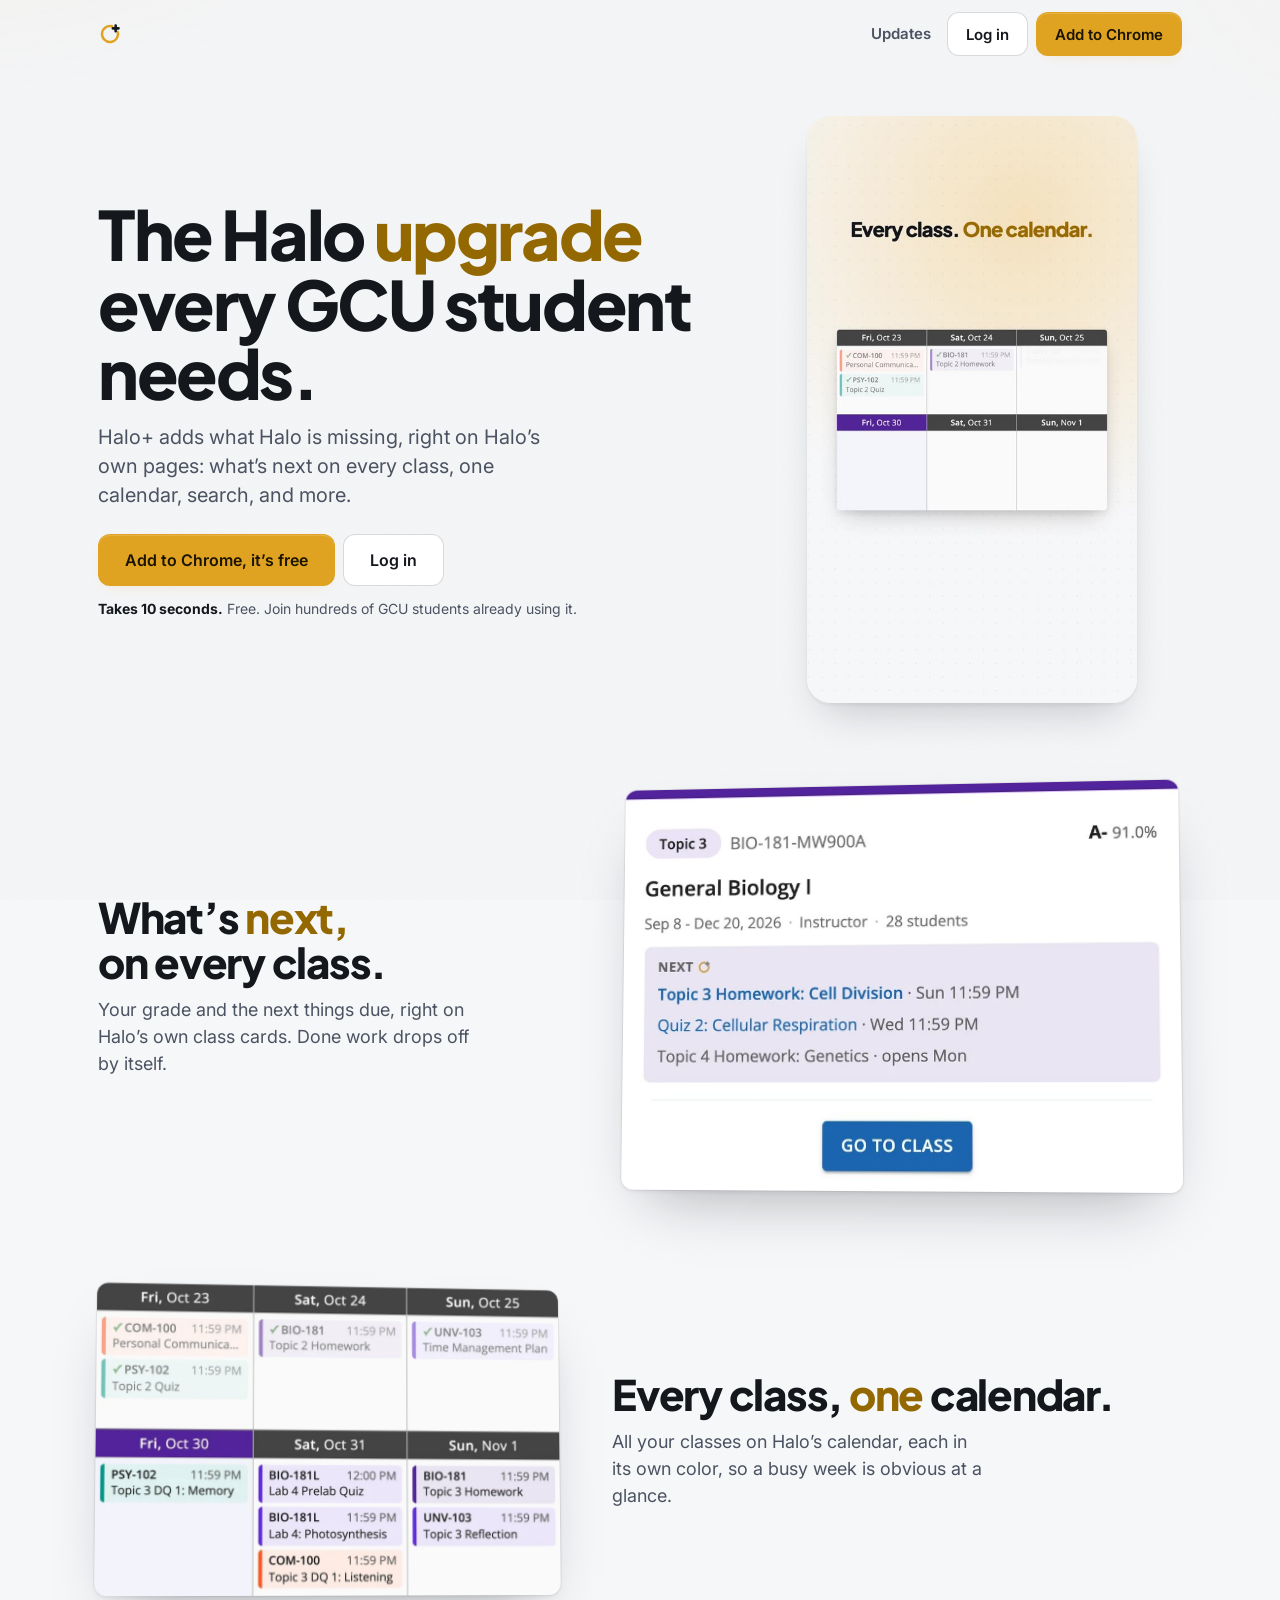
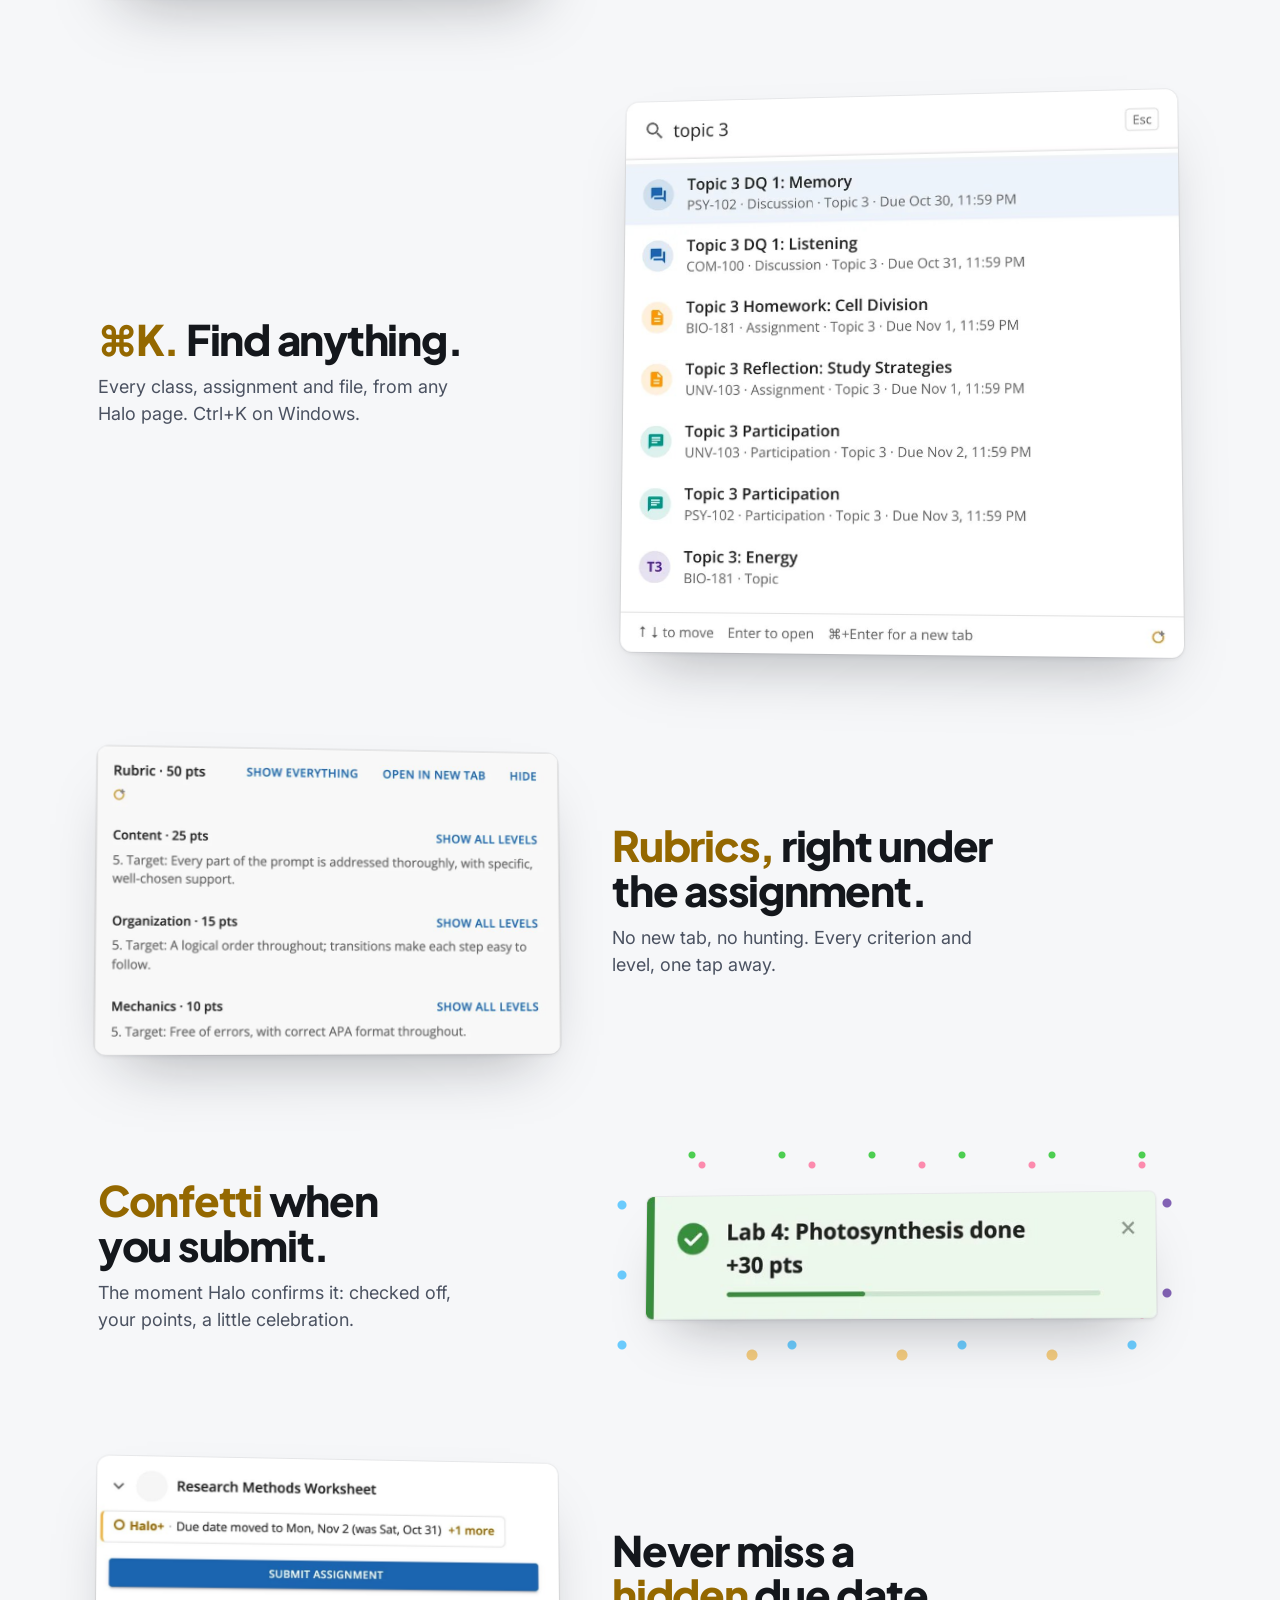
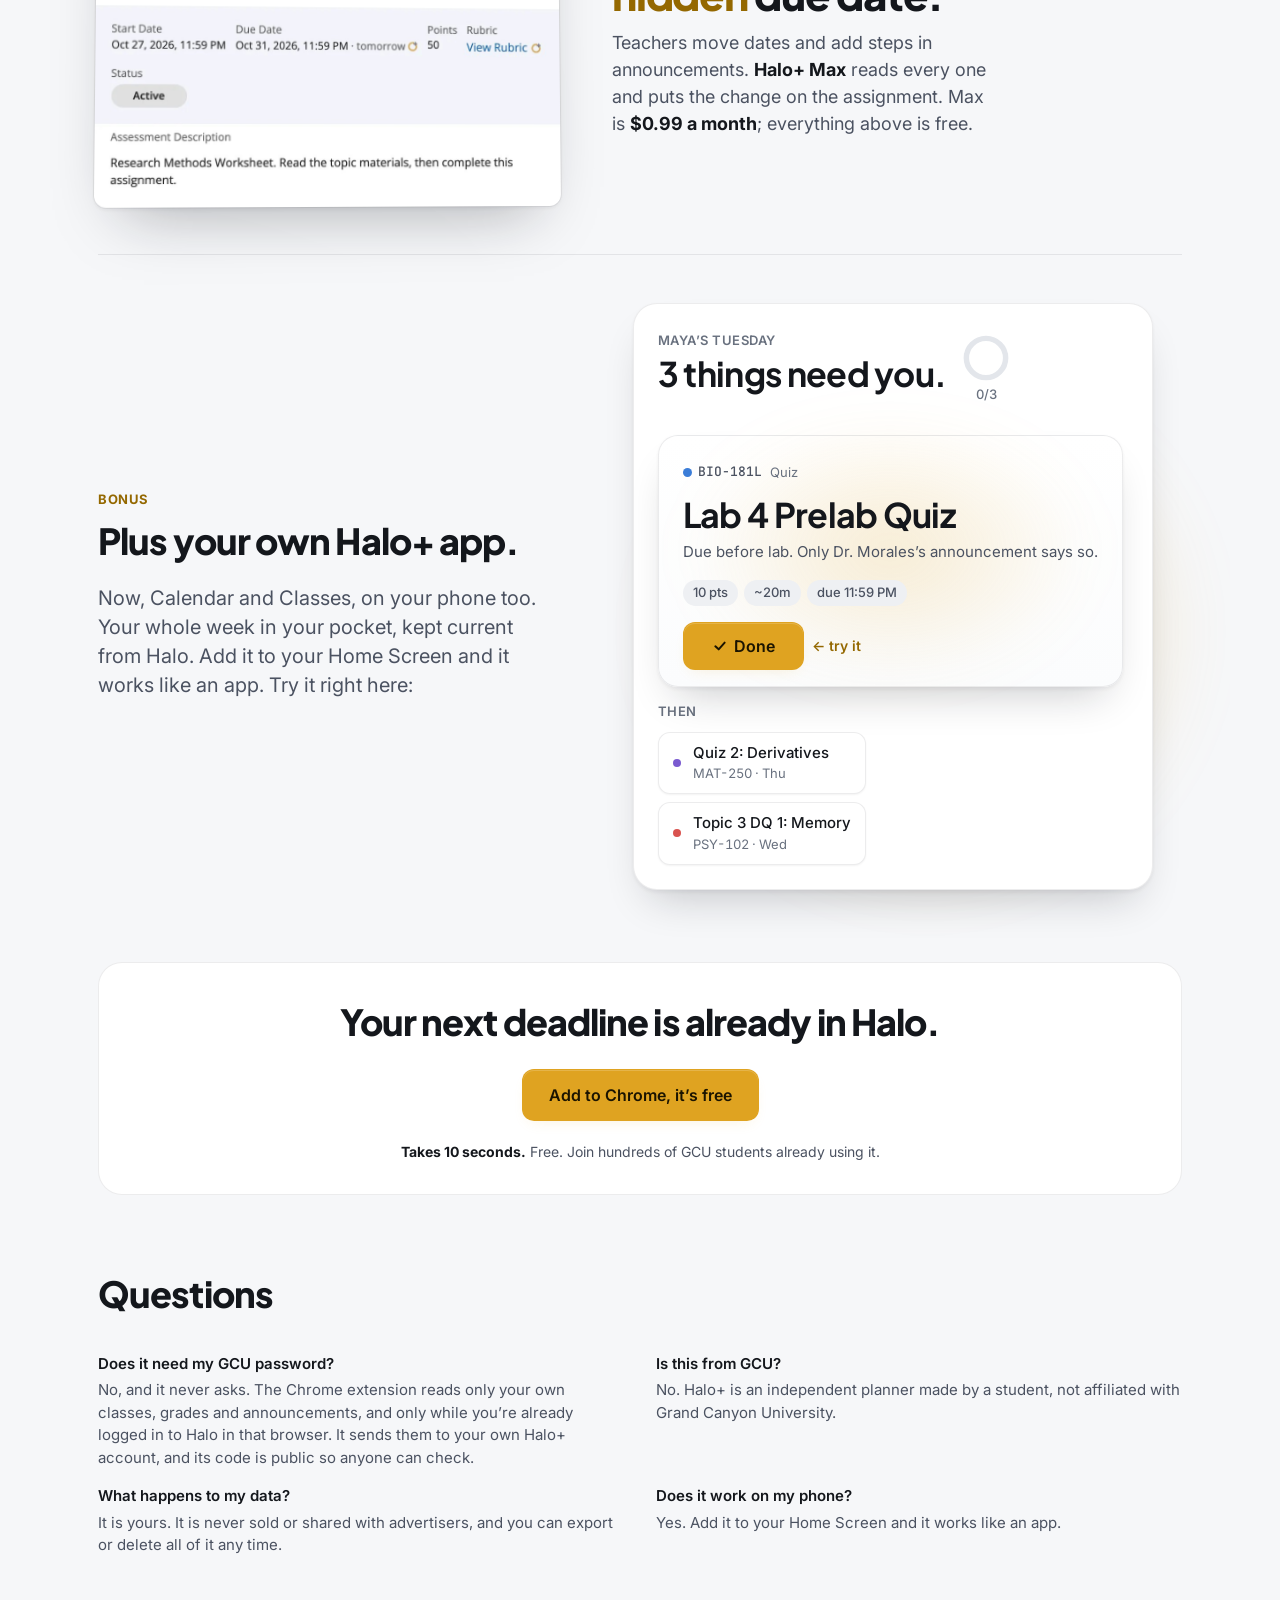
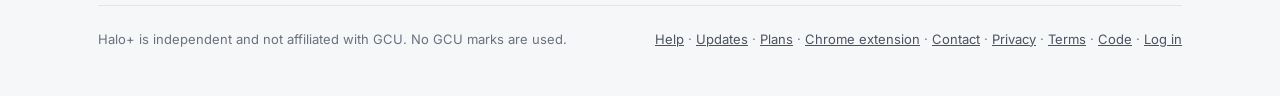
<file: index.html>
<!doctype html>
<html lang="en">
  <head>
    <meta charset="UTF-8" />
    <meta name="viewport" content="width=device-width, initial-scale=1, viewport-fit=cover" />
    <meta name="theme-color" content="#f6f7f9" media="(prefers-color-scheme: light)" />
    <meta name="theme-color" content="#0b0d10" media="(prefers-color-scheme: dark)" />
    <link rel="manifest" href="./manifest.webmanifest" />
    <link rel="icon" href="./favicon.ico" sizes="16x16 32x32 48x48" />
    <link rel="icon" href="./favicon.svg" type="image/svg+xml" />
    <link rel="icon" href="./favicon-48.png" sizes="48x48" type="image/png" />
    <link rel="icon" href="./favicon-96.png" sizes="96x96" type="image/png" />
    <link rel="icon" href="./favicon-192.png" sizes="192x192" type="image/png" />
    <link rel="apple-touch-icon" href="./apple-touch-icon.png" />
    <meta name="apple-mobile-web-app-capable" content="yes" />
    <meta name="apple-mobile-web-app-status-bar-style" content="black-translucent" />
    <link rel="preconnect" href="https://fonts.googleapis.com" />
    <link rel="preconnect" href="https://fonts.gstatic.com" crossorigin />
    <!-- The font stylesheet loads without blocking the first paint: text shows in the system face, then swaps. -->
    <link
      href="https://fonts.googleapis.com/css2?family=Inter:wght@400;500;600;700&family=Plus+Jakarta+Sans:wght@600;700;800&family=JetBrains+Mono:wght@400;500&display=swap"
      rel="preload"
      as="style"
      onload="this.onload=null;this.rel='stylesheet'"
    />
    <noscript>
      <link
        href="https://fonts.googleapis.com/css2?family=Inter:wght@400;500;600;700&family=Plus+Jakarta+Sans:wght@600;700;800&family=JetBrains+Mono:wght@400;500&display=swap"
        rel="stylesheet"
      />
    </noscript>
    <title>Halo+: the planner built for Halo</title>
    <meta name="description" content="Every GCU Halo deadline in one place, even the ones hidden in announcements. Your classes, assignments, grades and every announcement on one screen that says what to do next. Syncs itself; never your password. Independent, not affiliated with GCU." />
    <link rel="canonical" href="https://haloplus.app/" />
    <!-- What a pasted link shows in a group chat, Discord, Reddit or a text: the promise and the picture. -->
    <meta property="og:type" content="website" />
    <meta property="og:site_name" content="Halo+" />
    <meta property="og:title" content="Halo+: the planner built for Halo" />
    <meta property="og:description" content="Every GCU Halo deadline in one place, even the ones hidden in announcements. One screen that says what to do next. Syncs itself; never your password." />
    <meta property="og:url" content="https://haloplus.app/" />
    <meta property="og:image" content="https://haloplus.app/og.png" />
    <meta property="og:image:width" content="1200" />
    <meta property="og:image:height" content="630" />
    <meta property="og:image:alt" content="Halo+: Every GCU deadline in one place. Even the ones hidden in announcements." />
    <meta name="twitter:card" content="summary_large_image" />
    <meta name="twitter:title" content="Halo+: the planner built for Halo" />
    <meta name="twitter:description" content="Every GCU Halo deadline in one place, even the ones hidden in announcements. Syncs itself; never your password." />
    <meta name="twitter:image" content="https://haloplus.app/og.png" />
    <script type="application/ld+json">
      {
        "@context": "https://schema.org",
        "@type": "SoftwareApplication",
        "name": "Halo+",
        "alternateName": "Halo Plus",
        "url": "https://haloplus.app/",
        "applicationCategory": "EducationalApplication",
        "operatingSystem": "Web",
        "description": "The planner built for Halo: your GCU classes, assignments, grades and every announcement on one screen that says what to do next. Independent, not affiliated with Grand Canyon University.",
        "image": "https://haloplus.app/og.png"
      }
    </script>
    <!-- The landing page's Questions, as structured data; src/landing/meta.test.ts keeps the two in step. -->
    <script type="application/ld+json">
      {
        "@context": "https://schema.org",
        "@type": "FAQPage",
        "mainEntity": [
          { "@type": "Question", "name": "Does it need my GCU password?", "acceptedAnswer": { "@type": "Answer", "text": "No, and it never asks. The Chrome extension reads only your own classes, grades and announcements, and only while you’re already logged in to Halo in that browser. It sends them to your own Halo+ account, and its code is public so anyone can check." } },
          { "@type": "Question", "name": "Is this from GCU?", "acceptedAnswer": { "@type": "Answer", "text": "No. Halo+ is an independent planner made by a student, not affiliated with Grand Canyon University." } },
          { "@type": "Question", "name": "What happens to my data?", "acceptedAnswer": { "@type": "Answer", "text": "It is yours. It is never sold or shared with advertisers, and you can export or delete all of it any time." } },
          { "@type": "Question", "name": "Does it work on my phone?", "acceptedAnswer": { "@type": "Answer", "text": "Yes. Add it to your Home Screen and it works like an app." } }
        ]
      }
    </script>
    <!-- The landing page is pre-rendered into #root for search engines and first paint (vite.config.ts). Anyone
         returning (signed in, local classes, or any #/ address) gets the app, so the pre-rendered page stays hidden for them. -->
    <script>
      try {
        var h = location.hash;
        var ls = window.localStorage, back = false;
        for (var i = 0; i < ls.length; i++) {
          var k = ls.key(i) || '';
          if (/^sb-[a-z0-9]+-auth-token$/.test(k) || (k === 'school-dashboard:v1' && /"courses":\[\{/.test(ls.getItem(k) || ''))) back = true;
        }
        if ((h && h !== '#' && h !== '#/') || back) document.documentElement.className += ' booting-app';
        // A signed-out phone or tablet (the extension cannot go there) gets the phone screen first (Loop 294).
        var ua = navigator.userAgent;
        if (!back && (/iPhone|iPod|iPad|Android|Mobile/i.test(ua) || (/Macintosh/.test(ua) && navigator.maxTouchPoints > 1))) document.documentElement.className += ' hp-phone';
      } catch (e) {}
    </script>
    <style>
      .booting-app #root > .prerendered { visibility: hidden; }
    </style>
    <script type="module" crossorigin src="/assets/index-BI7svODw.js"></script>
    <link rel="modulepreload" crossorigin href="/assets/rolldown-runtime-Dd_uD5pT.js">
    <link rel="modulepreload" crossorigin href="/assets/client-BScp8-Fd.js">
    <link rel="modulepreload" crossorigin href="/assets/dates-DORm9gv9.js">
    <link rel="modulepreload" crossorigin href="/assets/types-DZ-iuYqf.js">
    <link rel="modulepreload" crossorigin href="/assets/scope-CEwq_zcc.js">
    <link rel="modulepreload" crossorigin href="/assets/router-DsUsa5gO.js">
    <link rel="modulepreload" crossorigin href="/assets/CourseChip-Di0IrIZo.js">
    <link rel="modulepreload" crossorigin href="/assets/useCan-B68nb5On.js">
    <link rel="modulepreload" crossorigin href="/assets/floor-BztRZTrB.js">
    <link rel="modulepreload" crossorigin href="/assets/preload-helper-Czpn1I53.js">
    <link rel="modulepreload" crossorigin href="/assets/Requirements-DulS8AUX.js">
    <link rel="modulepreload" crossorigin href="/assets/support-HicqsXAL.js">
    <link rel="modulepreload" crossorigin href="/assets/db-DLQtDsUL.js">
    <link rel="modulepreload" crossorigin href="/assets/context-Bftlh58E.js">
    <link rel="modulepreload" crossorigin href="/assets/db-DIfubOj7.js">
    <link rel="modulepreload" crossorigin href="/assets/heroFacts-DpkZ8ZfX.js">
    <link rel="modulepreload" crossorigin href="/assets/concepts-m3CywP3m.js">
    <link rel="modulepreload" crossorigin href="/assets/links-cHpBbTOt.js">
    <link rel="modulepreload" crossorigin href="/assets/format-CPhHJ5-S.js">
    <link rel="modulepreload" crossorigin href="/assets/search-DhhysTaJ.js">
    <link rel="modulepreload" crossorigin href="/assets/upcoming-CoWIw6G5.js">
    <link rel="modulepreload" crossorigin href="/assets/WorkPanel-DTZgaimn.js">
    <link rel="modulepreload" crossorigin href="/assets/ItemDetail-C7G97GnH.js">
    <link rel="modulepreload" crossorigin href="/assets/handoff-DgXkAWJt.js">
    <link rel="modulepreload" crossorigin href="/assets/maxState-C3LoLQ7u.js">
    <link rel="modulepreload" crossorigin href="/assets/PlanWall-D3TfGAKI.js">
    <link rel="modulepreload" crossorigin href="/assets/device-D23wP7M8.js">
    <link rel="modulepreload" crossorigin href="/assets/HowYouSync-DpMN8HRt.js">
    <link rel="modulepreload" crossorigin href="/assets/SyncedLine-C1oBP0v_.js">
    <link rel="modulepreload" crossorigin href="/assets/student-JY9hGDwA.js">
    <link rel="modulepreload" crossorigin href="/assets/pdfText-Dd94il2O.js">
    <link rel="modulepreload" crossorigin href="/assets/pptx-FoGg_gbH.js">
    <link rel="modulepreload" crossorigin href="/assets/ingest-DGeYxcnz.js">
    <link rel="modulepreload" crossorigin href="/assets/db-CRcUd1x9.js">
    <link rel="modulepreload" crossorigin href="/assets/run-CA755X3w.js">
    <link rel="stylesheet" crossorigin href="/assets/index-eBQrI0Rt.css">
  </head>
  <body>
    <div id="root"><div class="prerendered"><link rel="preload" as="image" href="./reel/halo-plus-calm.jpg"/><div class="landing lp"><header class="lp-head"><a class="brand" href="#/" aria-label="Halo+"><span class="brand-mark" aria-hidden="true"><svg viewBox="0 0 24 24" fill="none" aria-hidden="true" data-icon="" width="24" height="24"><path d="M19.73 9.93A8 8 0 1 1 14.07 4.27" stroke="var(--accent)" stroke-width="2.4" stroke-linecap="round"></path><path d="M17.66 3.5v5.7M14.8 6.35h5.7" stroke="currentColor" stroke-width="2.6" stroke-linecap="round"></path></svg></span><span class="brand-text">Halo+</span></a><nav class="lp-nav" aria-label="Site"><a class="lp-link" href="./updates/">Updates</a><a class="btn" href="#/login">Log in</a><a class="btn primary" href="https://chromewebstore.google.com/detail/halo+/dookepepmkkakmepjabldmgfmfhfcmnn">Add to Chrome</a></nav></header><section class="lp-onphone" aria-label="Make your free Halo+ account"><div class="lp-onphone-card"><h2 class="lp-onphone-title">The Halo <span class="lp-onphone-gold">upgrade</span> every GCU student needs.</h2><p class="lp-onphone-lede">What’s due next on every class, all your classes on one calendar, and search, right on Halo.</p><button type="button" class="lp-onphone-google lp-onphone-main"><svg width="20" height="20" viewBox="0 0 48 48" aria-hidden="true"><path fill="#EA4335" d="M24 9.5c3.54 0 6.71 1.22 9.21 3.6l6.85-6.85C35.9 2.38 30.47 0 24 0 14.62 0 6.51 5.38 2.56 13.22l7.98 6.19C12.43 13.72 17.74 9.5 24 9.5z"></path><path fill="#4285F4" d="M46.98 24.55c0-1.57-.15-3.09-.38-4.55H24v9.02h12.94c-.58 2.96-2.26 5.48-4.78 7.18l7.73 6c4.51-4.18 7.09-10.36 7.09-17.65z"></path><path fill="#FBBC05" d="M10.53 28.59c-.48-1.45-.76-2.99-.76-4.59s.27-3.14.76-4.59l-7.98-6.19C.92 16.46 0 20.12 0 24c0 3.88.92 7.54 2.56 10.78l7.97-6.19z"></path><path fill="#34A853" d="M24 48c6.48 0 11.93-2.13 15.89-5.81l-7.73-6c-2.15 1.45-4.92 2.3-8.16 2.3-6.26 0-11.57-4.22-13.47-9.91l-7.98 6.19C6.51 42.62 14.62 48 24 48z"></path></svg><span>Continue with Google</span></button><div class="lp-onphone-or" role="separator"><span>or sign up with email</span></div><form class="lp-onphone-mail" autoComplete="on"><label class="visually-hidden" for="lp-onphone-email">Your email</label><input id="lp-onphone-email" class="input" type="email" inputMode="email" autoComplete="email" enterKeyHint="next" autoCapitalize="none" autoCorrect="off" spellCheck="false" placeholder="Your email" required="" name="email" value=""/><button type="submit" class="btn block lp-onphone-big lp-onphone-email-btn">Sign up with email</button></form><p class="lp-onphone-why"><b>Takes 10 seconds.</b> Free. Join hundreds of GCU students already using it.</p><p class="lp-onphone-signin">Already have an account? <a href="#/login">Sign in</a></p></div><div class="lp-onphone-reel"></div></section><section class="lp-hero lp-hero-ext" aria-label="What Halo+ is"><div class="lp-copy"><h1 class="lp-title lp-title-hook">The Halo <span class="lp-gold">upgrade</span> every GCU student needs.</h1><p class="lp-sub">Halo+ adds what Halo is missing, right on Halo’s own pages: what’s next on every class, one calendar, search, and more.</p><div class="lp-cta"><a class="btn primary lp-big" href="https://chromewebstore.google.com/detail/halo+/dookepepmkkakmepjabldmgfmfhfcmnn">Add to Chrome, it’s free</a><a class="btn lp-big" href="#/login">Log in</a></div><p class="lp-trust"><b>Takes 10 seconds.</b> Free. Join hundreds of GCU students already using it.</p></div><div class="lp-reel-frame lp-reel-hero"><img src="./reel/halo-plus-calm.jpg" width="540" height="960" alt="" aria-hidden="true"/></div></section><section class="lp-features" aria-label="On Halo"><article class="lp-feature"><div class="lp-feature-copy"><h3 class="lp-feature-title"><span>What’s</span><span class="lp-gold"> next,</span><span> on</span><span> every</span><span> class.</span></h3><p>Your grade and the next things due, right on Halo’s own class cards. Done work drops off by itself.</p></div><figure class="lp-shot"><img src="./shots/class-card.jpg" width="464" height="337" alt="A class card: the grade, and NEXT with three assignments and when they’re due" loading="lazy" decoding="async"/></figure></article><article class="lp-feature" data-flip="true"><div class="lp-feature-copy"><h3 class="lp-feature-title"><span>Every</span><span> class,</span><span class="lp-gold"> one</span><span> calendar.</span></h3><p>All your classes on Halo’s calendar, each in its own color, so a busy week is obvious at a glance.</p></div><figure class="lp-shot"><img src="./shots/calendar.jpg" width="479" height="319" alt="Halo’s calendar showing six days with assignments from every class" loading="lazy" decoding="async"/></figure></article><article class="lp-feature"><div class="lp-feature-copy"><h3 class="lp-feature-title"><span class="lp-gold">⌘K.</span><span> Find</span><span> anything.</span></h3><p>Every class, assignment and file, from any Halo page. Ctrl+K on Windows.</p></div><figure class="lp-shot"><img src="./shots/search.jpg" width="488" height="488" alt="Halo+ search with results for “topic 3”" loading="lazy" decoding="async"/></figure></article><article class="lp-feature" data-flip="true"><div class="lp-feature-copy"><h3 class="lp-feature-title"><span class="lp-gold">Rubrics,</span><span> right</span><span> under</span><span> the</span><span> assignment.</span></h3><p>No new tab, no hunting. Every criterion and level, one tap away.</p></div><figure class="lp-shot"><img src="./shots/rubric.jpg" width="488" height="320" alt="A rubric shown under its assignment on Halo" loading="lazy" decoding="async"/></figure></article><article class="lp-feature"><div class="lp-feature-copy"><h3 class="lp-feature-title"><span class="lp-gold">Confetti</span><span> when</span><span> you</span><span> submit.</span></h3><p>The moment Halo confirms it: checked off, your points, a little celebration.</p></div><figure class="lp-shot" data-confetti="true"><img src="./shots/toast.jpg" width="320" height="78" alt="“Lab 4: Photosynthesis done, +30 pts”" loading="lazy" decoding="async"/></figure></article><article class="lp-feature" data-flip="true"><div class="lp-feature-copy"><h3 class="lp-feature-title"><span>Never</span><span> miss</span><span> a</span><span class="lp-gold"> hidden</span><span> due</span><span> date.</span></h3><p>Teachers move dates and add steps in announcements. <b>Halo+ Max</b> reads every one and puts the change on the assignment. Max is <b>$0.99 a month</b>; everything above is free.</p></div><figure class="lp-shot"><img src="./shots/max-line.jpg" width="528" height="394" alt="An assignment on Halo with the Halo+ line “Due date moved to Mon, Nov 2 (was Sat, Oct 31)”" loading="lazy" decoding="async"/></figure></article></section><section class="lp-bonus" aria-label="Plus your own Halo+ app"><div class="lp-copy"><p class="lp-eyebrow">Bonus</p><h2 class="lp-h2">Plus your own Halo+ app.</h2><p class="lp-sub">Now, Calendar and Classes, on your phone too. Your whole week in your pocket, kept current from Halo. Add it to your Home Screen and it works like an app. Try it right here:</p></div><div class="lp-live" aria-label="Try Halo+: check off the top item"><div class="now lp-now"><header class="now-head"><div><p class="eyebrow">Maya’s Tuesday</p><h2 class="now-title">3 things need you.</h2></div><div class="now-ring" aria-hidden="true"><svg class="ring" viewBox="0 0 44 44" width="48" height="48" data-done="false"><circle class="ring-track" cx="22" cy="22" r="18"></circle><circle class="ring-fill" cx="22" cy="22" r="18" stroke-dasharray="113.1" stroke-dashoffset="113.1"></circle></svg><span class="now-ring-label">0/3</span></div></header><section class="hero lp-hero-card" data-state="work" style="--course:#3B7DD8"><div class="hero-top"><span class="hero-eyebrow"><span class="chip" style="--course:#3B7DD8"><span class="dot"></span>BIO-181L</span><span class="hero-kind">Quiz</span></span></div><h3 class="hero-title">Lab 4 Prelab Quiz</h3><p class="hero-why">Due before lab. Only Dr. Morales’s announcement says so.</p><p class="hero-meta"><span class="pill">10 pts</span><span class="pill">~20m</span><span class="pill">due 11:59 PM</span></p><div class="hero-actions"><button type="button" class="btn primary lp-done"><svg viewBox="0 0 24 24" fill="none" stroke="currentColor" stroke-width="3" stroke-linecap="round" stroke-linejoin="round" aria-hidden="true" data-icon="" width="14" height="14"><path d="M5 12.5 10 17 19 7"></path></svg> Done</button><span class="lp-try" aria-hidden="true">← try it</span></div></section><section class="then"><h3 class="section-title">Then</h3><ul class="item-list"><li class="lp-rise"><span class="row" style="--course:#7A5AD0"><span class="dot" aria-hidden="true"></span><span class="row-body"><span class="row-title">Quiz 2: Derivatives</span><span class="row-meta">MAT-250 · Thu</span></span></span></li><li class="lp-rise"><span class="row" style="--course:#D9534F"><span class="dot" aria-hidden="true"></span><span class="row-body"><span class="row-title">Topic 3 DQ 1: Memory</span><span class="row-meta">PSY-102 · Wed</span></span></span></li></ul></section></div></div></section><section class="lp-close" aria-label="Start"><h2 class="lp-h2">Your next deadline is already in Halo.</h2><a class="btn primary lp-big" href="https://chromewebstore.google.com/detail/halo+/dookepepmkkakmepjabldmgfmfhfcmnn">Add to Chrome, it’s free</a><p class="lp-trust"><b>Takes 10 seconds.</b> Free. Join hundreds of GCU students already using it.</p></section><section class="landing-section landing-faq" aria-label="Questions"><h2 class="lp-h2">Questions</h2><dl><div><dt>Does it need my GCU password?</dt><dd>No, and it never asks. The Chrome extension reads only your own classes, grades and announcements, and only while you’re already logged in to Halo in that browser. It sends them to your own Halo+ account, and its code is public so anyone can check.</dd></div><div><dt>Is this from GCU?</dt><dd>No. Halo+ is an independent planner made by a student, not affiliated with Grand Canyon University.</dd></div><div><dt>What happens to my data?</dt><dd>It is yours. It is never sold or shared with advertisers, and you can export or delete all of it any time.</dd></div><div><dt>Does it work on my phone?</dt><dd>Yes. Add it to your Home Screen and it works like an app.</dd></div></dl></section><footer class="landing-foot"><p>Halo+ is independent and not affiliated with GCU. No GCU marks are used.</p><nav><a class="landing-help" href="./help/">Help</a> · <a href="./updates/">Updates</a> · <a href="./plans/">Plans</a> · <a href="https://chromewebstore.google.com/detail/halo+/dookepepmkkakmepjabldmgfmfhfcmnn" target="_blank" rel="noopener">Chrome extension</a> · <a href="mailto:richards.georger@gmail.com?subject=Halo%2B">Contact</a> · <a href="./privacy.html">Privacy</a> · <a href="./terms.html">Terms</a> · <a href="https://github.com/richardsgeorger-collab/school-dashboard" rel="noopener">Code</a> · <a href="#/login">Log in</a></nav></footer></div></div></div>
  </body>
</html>
</file>
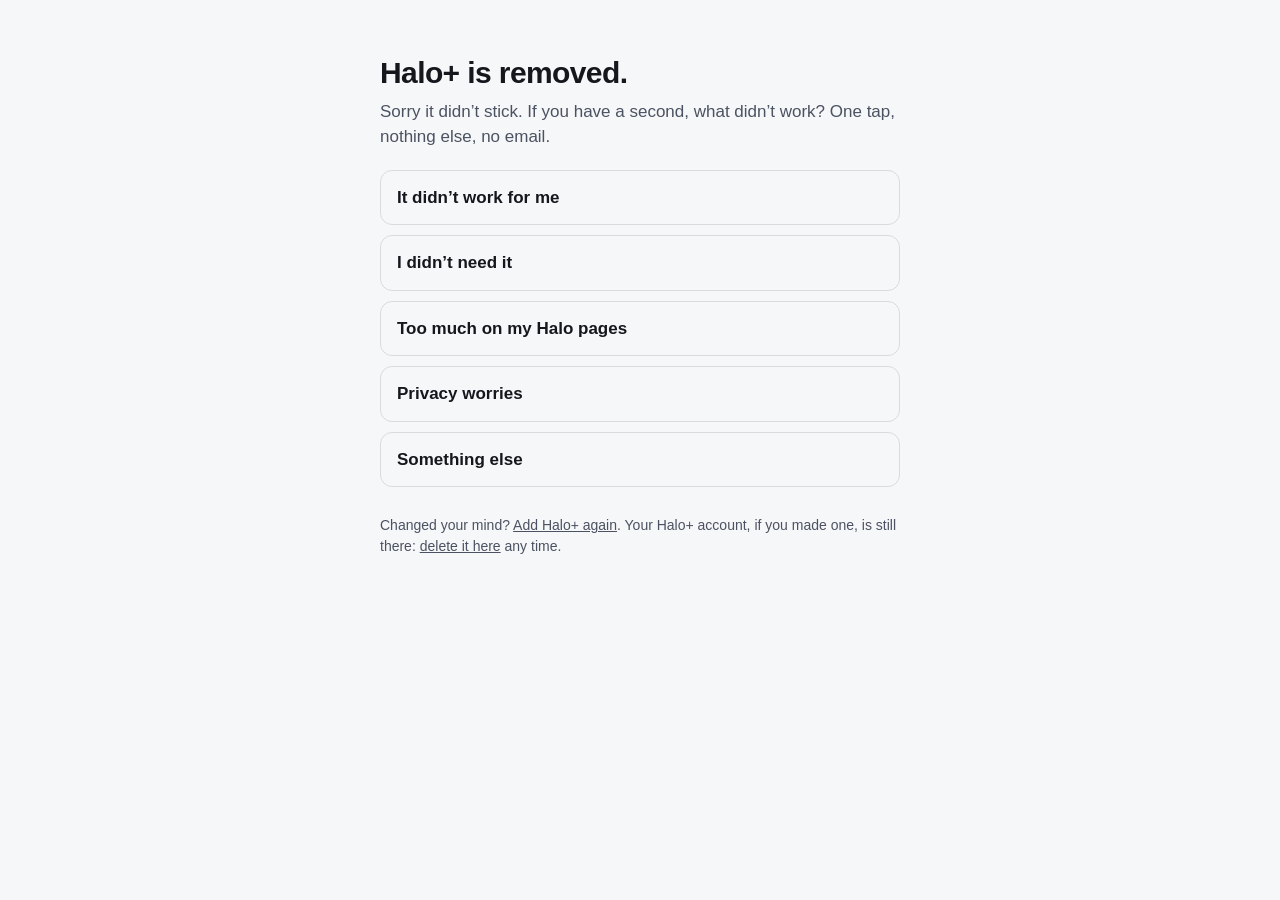
<file: bye/index.html>
<!doctype html>
<html lang="en">
<head>
<meta charset="utf-8" />
<meta name="viewport" content="width=device-width, initial-scale=1" />
<meta name="robots" content="noindex" />
<title>Halo+ was removed</title>
<link rel="icon" href="/favicon.svg" type="image/svg+xml" />
<style>
:root{--bg:#f6f7f9;--ink:#14171c;--ink2:#4b5261;--line:rgb(16 20 28/.12);--gold:#f2b84b;color-scheme:light dark}
@media (prefers-color-scheme:dark){:root{--bg:#0b0d10;--ink:#f2f4f7;--ink2:#b9c0cb;--line:rgb(255 255 255/.14)}}
body{margin:0;background:var(--bg);color:var(--ink);font:17px/1.5 -apple-system,BlinkMacSystemFont,"Segoe UI",Inter,Roboto,sans-serif}
.wrap{max-width:520px;margin:0 auto;padding:56px 20px}
h1{margin:0 0 8px;font-size:30px;line-height:1.15;letter-spacing:-.02em}
p{margin:0 0 20px;color:var(--ink2)}
.r{display:grid;gap:10px}
button{all:unset;box-sizing:border-box;padding:14px 16px;border:1px solid var(--line);border-radius:12px;cursor:pointer;font-weight:600}
button:hover,button:focus-visible{border-color:var(--gold)}
.thanks{display:none;font-weight:600;color:var(--ink)}
.small{margin-top:28px;font-size:14px}
.small a{color:var(--ink2)}
</style>
</head>
<body>
<div class="wrap">
<h1>Halo+ is removed.</h1>
<p>Sorry it didn’t stick. If you have a second, what didn’t work? One tap, nothing else, no email.</p>
<div class="r" id="r">
<button type="button" data-r="didnt-work">It didn’t work for me</button>
<button type="button" data-r="not-needed">I didn’t need it</button>
<button type="button" data-r="too-much">Too much on my Halo pages</button>
<button type="button" data-r="privacy">Privacy worries</button>
<button type="button" data-r="other">Something else</button>
</div>
<p class="thanks" id="thanks">Thank you. That helps.</p>
<p class="small">Changed your mind? <a href="https://chromewebstore.google.com/detail/halo+/dookepepmkkakmepjabldmgfmfhfcmnn">Add Halo+ again</a>. Your Halo+ account, if you made one, is still there: <a href="/#/you">delete it here</a> any time.</p>
</div>
<script>
(function () {
  var q = new URLSearchParams(location.search), d = q.get('d') || '', report = "https://kiacmspgvntzwngijibr.supabase.co/functions/v1/report";
  if (!report || !/^[A-Za-z0-9_-]{8,80}$/.test(d)) return;
  var send = function (reason) { try { fetch(report, { method: 'POST', headers: { 'content-type': 'application/json' }, body: JSON.stringify({ kind: 'ext-uninstall', device_id: d, reason: reason || undefined }), keepalive: true }); } catch (e) {} };
  send();
  document.getElementById('r').addEventListener('click', function (e) {
    var b = e.target.closest('button'); if (!b) return;
    send(b.getAttribute('data-r'));
    document.getElementById('r').style.display = 'none';
    document.getElementById('thanks').style.display = 'block';
  });
})();
</script>
</body>
</html>
</file>
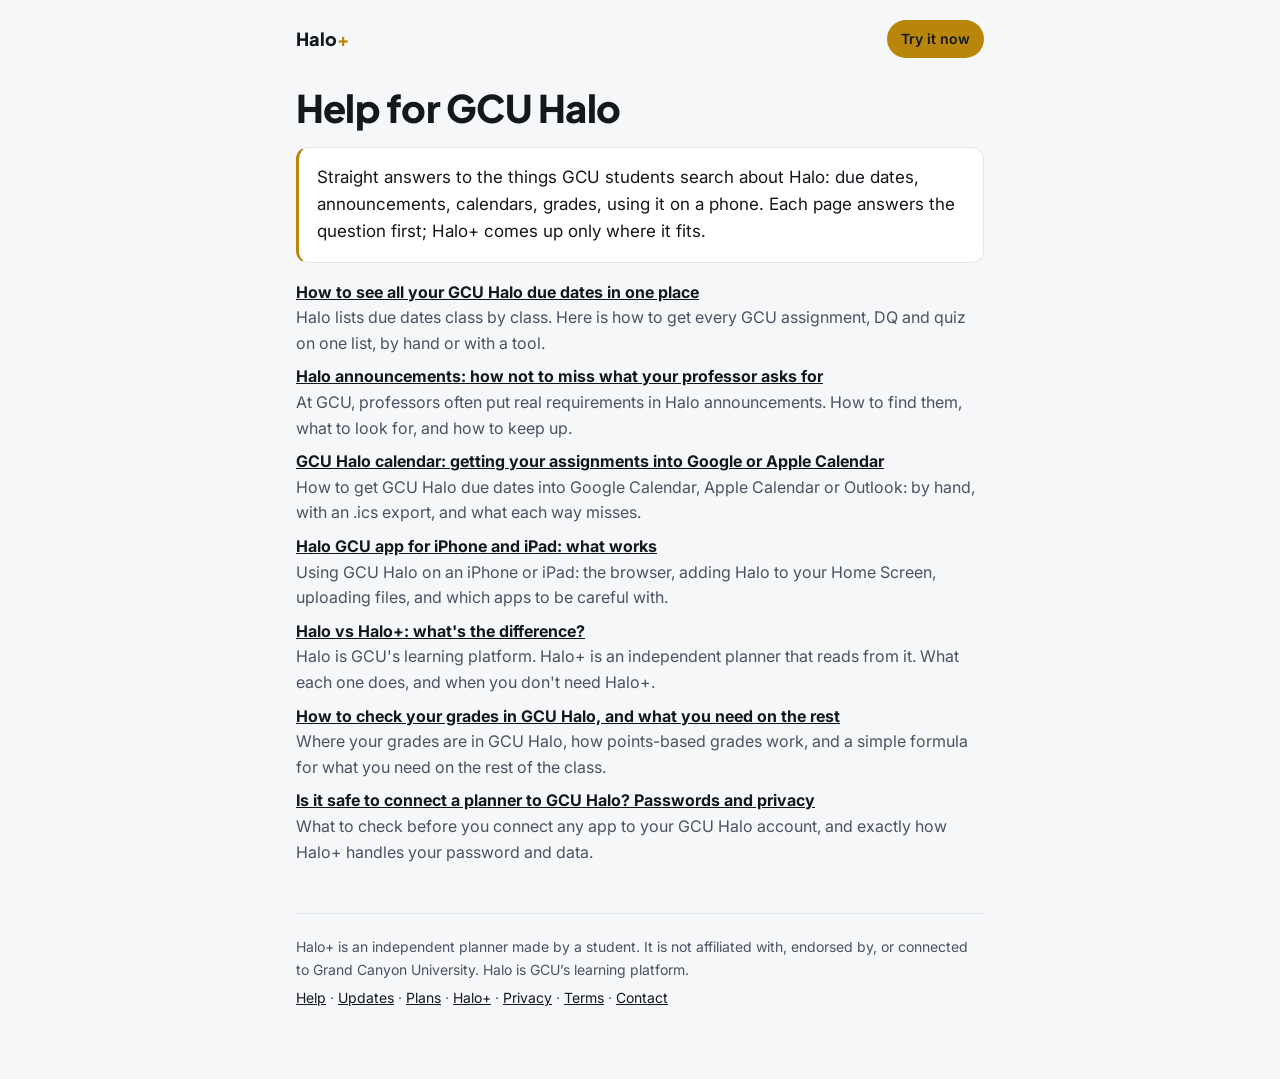
<file: help/index.html>
<!doctype html>
<html lang="en">
<head>
<meta charset="utf-8" />
<meta name="viewport" content="width=device-width, initial-scale=1" />
<title>Help for GCU Halo · Halo+</title>
<meta name="description" content="Straight answers for GCU students about Halo: due dates, announcements, calendar export, grades, and using Halo on iPhone and iPad." />
<link rel="canonical" href="https://haloplus.app/help/" />
<link rel="icon" href="/favicon.ico" sizes="16x16 32x32 48x48" />
<link rel="icon" href="/favicon.svg" type="image/svg+xml" />
<link rel="icon" href="/favicon-48.png" sizes="48x48" type="image/png" />
<link rel="icon" href="/favicon-96.png" sizes="96x96" type="image/png" />
<link rel="icon" href="/favicon-192.png" sizes="192x192" type="image/png" />
<meta property="og:type" content="article" />
<meta property="og:site_name" content="Halo+" />
<meta property="og:title" content="Help for GCU Halo" />
<meta property="og:description" content="Straight answers for GCU students about Halo: due dates, announcements, calendar export, grades, and using Halo on iPhone and iPad." />
<meta property="og:url" content="https://haloplus.app/help/" />
<meta property="og:image" content="https://haloplus.app/og.png" />
<meta name="twitter:card" content="summary_large_image" />
<link rel="preconnect" href="https://fonts.googleapis.com" />
<link rel="preconnect" href="https://fonts.gstatic.com" crossorigin />
<link href="https://fonts.googleapis.com/css2?family=Inter:wght@400;600&family=Plus+Jakarta+Sans:wght@700;800&display=swap" rel="stylesheet" />
<style>:root{--bg:#f6f7f9;--card:#fff;--ink:#14171c;--ink-2:#4b5261;--line:#e3e6eb;--accent:#b8860b;--accent-soft:#fbf3dd}
@media(prefers-color-scheme:dark){:root{--bg:#0b0d10;--card:#14171c;--ink:#f2f4f7;--ink-2:#a9b0bc;--line:#262a31;--accent:#f0b941;--accent-soft:#2a2414}}
*{box-sizing:border-box}body{margin:0;background:var(--bg);color:var(--ink);font:16px/1.6 Inter,-apple-system,system-ui,sans-serif;-webkit-font-smoothing:antialiased}
.wrap{max-width:720px;margin:0 auto;padding:20px 16px 64px}
header.top{display:flex;align-items:center;justify-content:space-between;gap:12px;margin-bottom:28px}
.brand{font:800 18px/1 "Plus Jakarta Sans",Inter,sans-serif;color:var(--ink);text-decoration:none}.brand span{color:var(--accent)}
.cta{display:inline-block;padding:8px 14px;border-radius:999px;background:var(--accent);color:#14171c;font-weight:600;text-decoration:none;font-size:14px}
.crumb{font-size:14px;color:var(--ink-2);margin:0 0 6px}.crumb a{color:inherit}
h1{font:800 clamp(28px,6vw,38px)/1.15 "Plus Jakarta Sans",Inter,sans-serif;letter-spacing:-.02em;margin:0 0 16px}
h2{font:700 20px/1.3 "Plus Jakarta Sans",Inter,sans-serif;margin:36px 0 10px}
p,li,td,th{color:var(--ink-2)}b,strong,th[scope=row]{color:var(--ink)}a{color:var(--ink)}
.short{background:var(--card);border:1px solid var(--line);border-left:3px solid var(--accent);border-radius:12px;padding:16px 18px;color:var(--ink);font-size:17px}
.fits{background:var(--accent-soft);border-radius:12px;padding:16px 18px}.fits p{color:var(--ink);margin:0}
ol,ul{padding-left:22px}li{margin:6px 0}
table{width:100%;border-collapse:collapse;font-size:15px;display:block;overflow-x:auto}th,td{text-align:left;padding:8px 10px;border-bottom:1px solid var(--line);vertical-align:top}thead th{color:var(--ink)}
dl dt{font-weight:600;color:var(--ink);margin-top:18px}dl dd{margin:4px 0 0;color:var(--ink-2)}
.more{list-style:none;padding:0}.more li{margin:8px 0}
footer{margin-top:48px;padding-top:16px;border-top:1px solid var(--line);font-size:14px}footer p{margin:6px 0}</style>
<script type="application/ld+json">{"@context":"https://schema.org","@type":"SoftwareApplication","name":"Halo+","alternateName":"Halo Plus","url":"https://haloplus.app/","applicationCategory":"EducationalApplication","operatingSystem":"Web, iOS, Android","description":"A planner for GCU students that reads Halo: classes, assignments, grades and announcements on one screen that says what to do next. Independent, not affiliated with Grand Canyon University.","image":"https://haloplus.app/og.png","offers":[{"@type":"Offer","name":"Free","price":"0","priceCurrency":"USD"},{"@type":"Offer","name":"Free","price":"0","priceCurrency":"USD"},{"@type":"Offer","name":"Max","price":"0.99","priceCurrency":"USD"}]}</script>
</head>
<body>
<div class="wrap">
<header class="top"><a class="brand" href="/">Halo<span>+</span></a><a class="cta" href="/#/start">Try it now</a></header>
<main>
<h1>Help for GCU Halo</h1>
<p class="short">Straight answers to the things GCU students search about Halo: due dates, announcements, calendars, grades, using it on a phone. Each page answers the question first; Halo+ comes up only where it fits.</p>
<ul class="more">
<li><a href="/help/gcu-halo-due-dates/"><b>How to see all your GCU Halo due dates in one place</b></a><br />Halo lists due dates class by class. Here is how to get every GCU assignment, DQ and quiz on one list, by hand or with a tool.</li>
<li><a href="/help/halo-announcements/"><b>Halo announcements: how not to miss what your professor asks for</b></a><br />At GCU, professors often put real requirements in Halo announcements. How to find them, what to look for, and how to keep up.</li>
<li><a href="/help/halo-calendar-export/"><b>GCU Halo calendar: getting your assignments into Google or Apple Calendar</b></a><br />How to get GCU Halo due dates into Google Calendar, Apple Calendar or Outlook: by hand, with an .ics export, and what each way misses.</li>
<li><a href="/help/halo-app-iphone-ipad/"><b>Halo GCU app for iPhone and iPad: what works</b></a><br />Using GCU Halo on an iPhone or iPad: the browser, adding Halo to your Home Screen, uploading files, and which apps to be careful with.</li>
<li><a href="/help/halo-vs-halo-plus/"><b>Halo vs Halo+: what's the difference?</b></a><br />Halo is GCU's learning platform. Halo+ is an independent planner that reads from it. What each one does, and when you don't need Halo+.</li>
<li><a href="/help/halo-grades/"><b>How to check your grades in GCU Halo, and what you need on the rest</b></a><br />Where your grades are in GCU Halo, how points-based grades work, and a simple formula for what you need on the rest of the class.</li>
<li><a href="/help/is-halo-plus-safe/"><b>Is it safe to connect a planner to GCU Halo? Passwords and privacy</b></a><br />What to check before you connect any app to your GCU Halo account, and exactly how Halo+ handles your password and data.</li>
</ul>
</main>
<footer>
<p>Halo+ is an independent planner made by a student. It is not affiliated with, endorsed by, or connected to Grand Canyon University. Halo is GCU’s learning platform.</p>
<p><a href="/help/">Help</a> · <a href="/updates/">Updates</a> · <a href="/plans/">Plans</a> · <a href="/">Halo+</a> · <a href="/privacy.html">Privacy</a> · <a href="/terms.html">Terms</a> · <a href="mailto:richards.georger@gmail.com?subject=Halo%2B">Contact</a></p>
</footer>
</div>
</body>
</html>
</file>
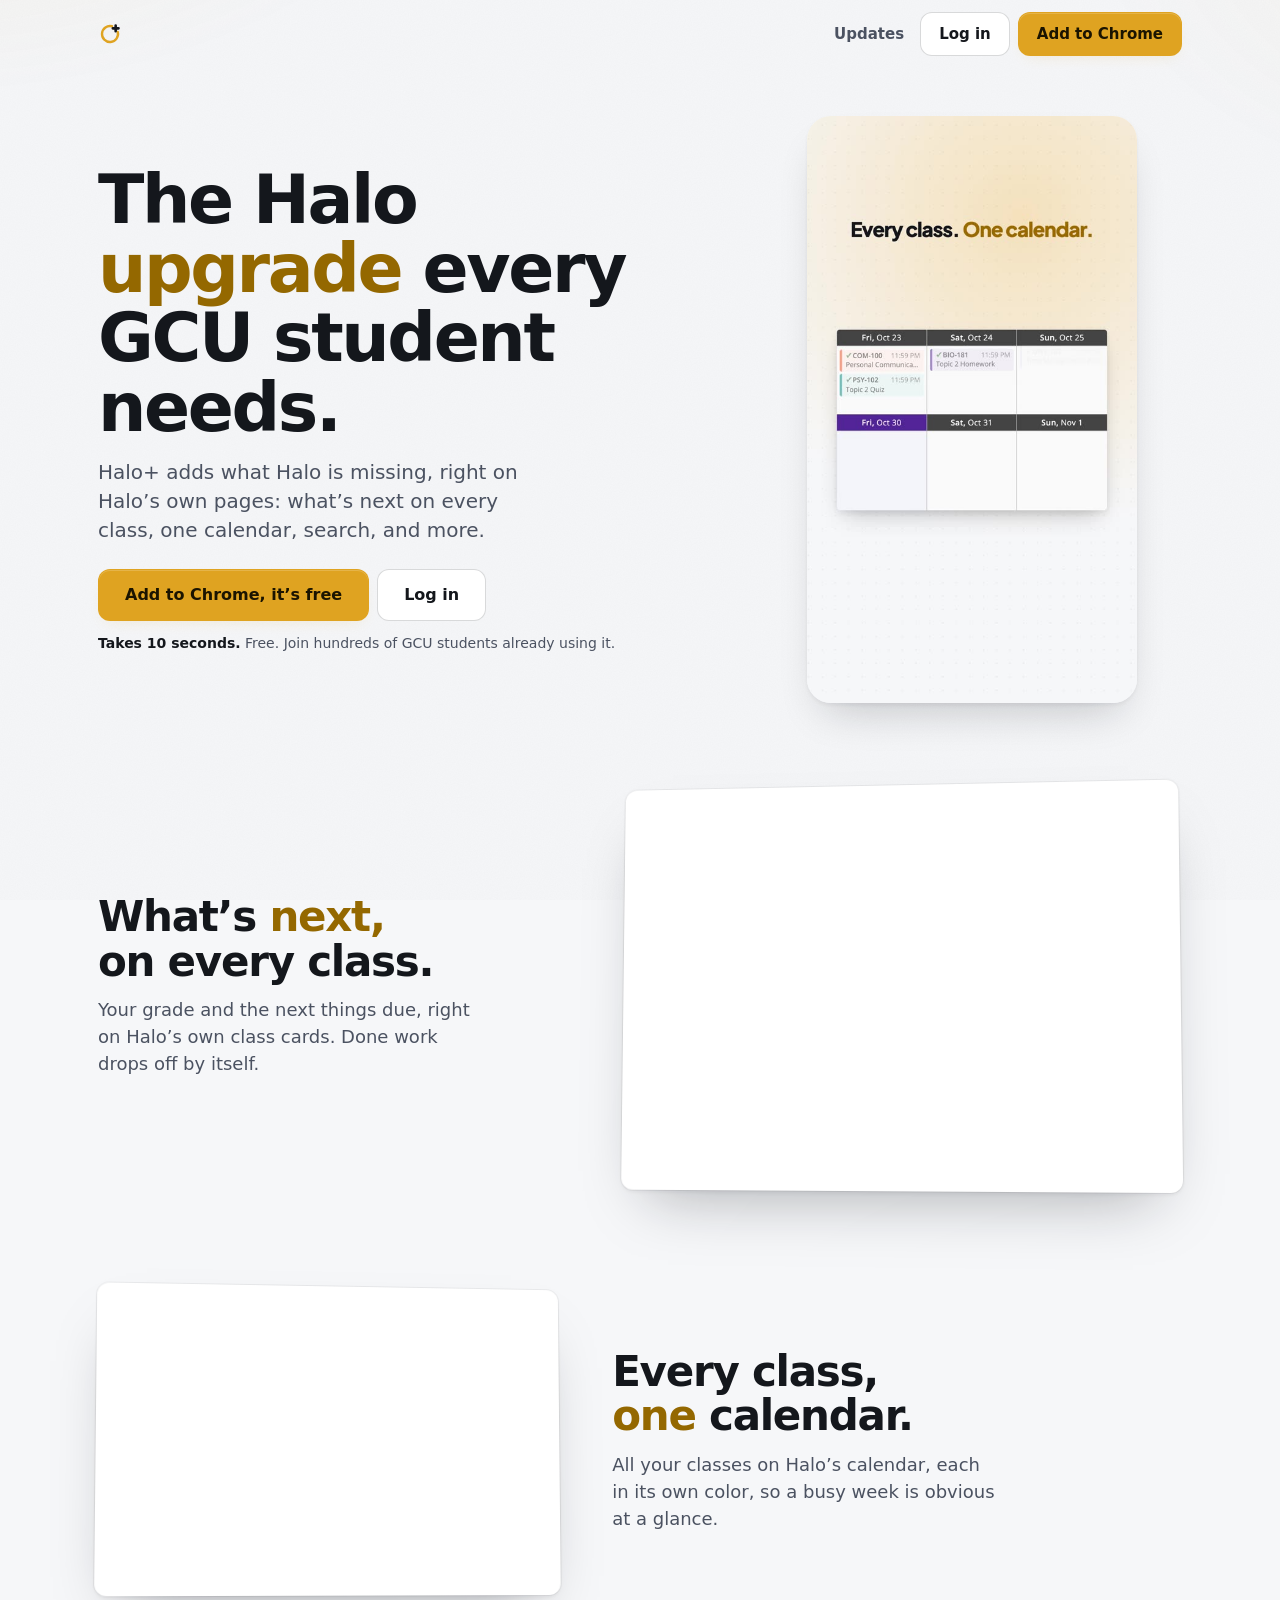
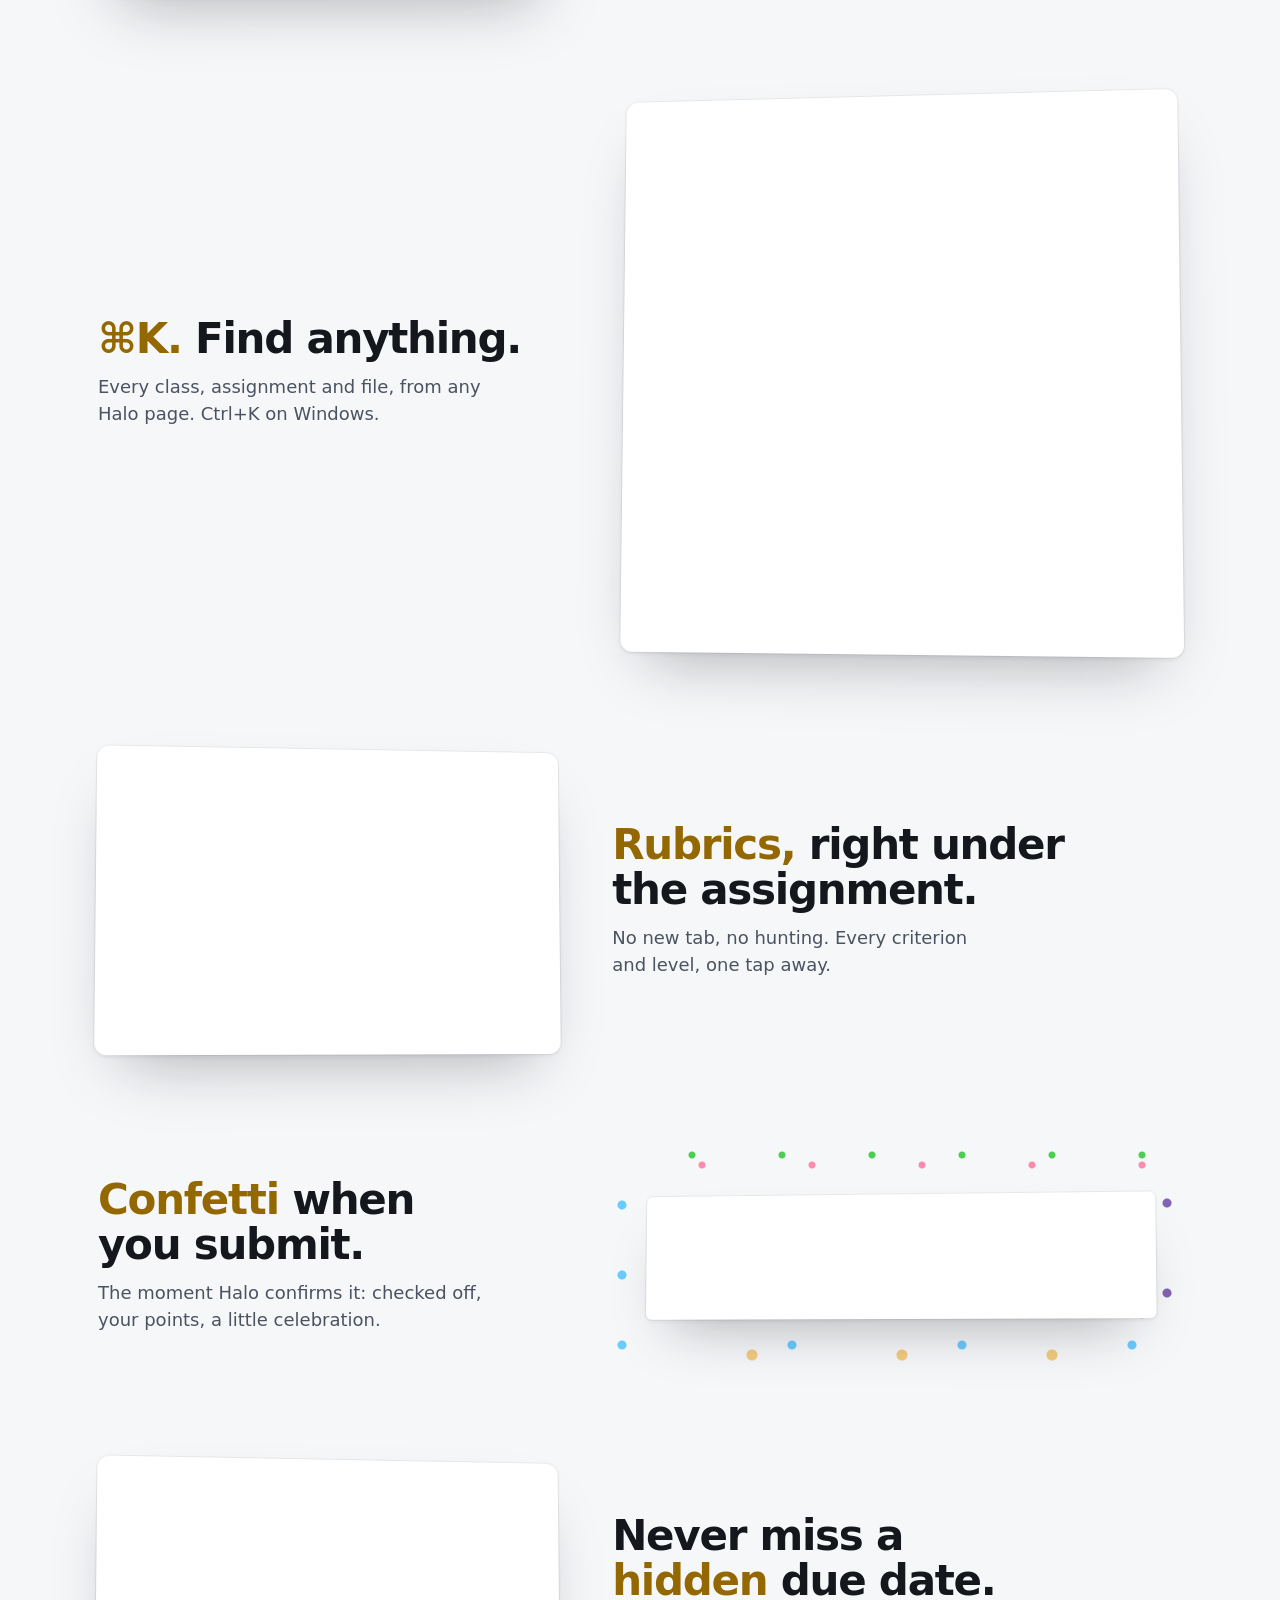
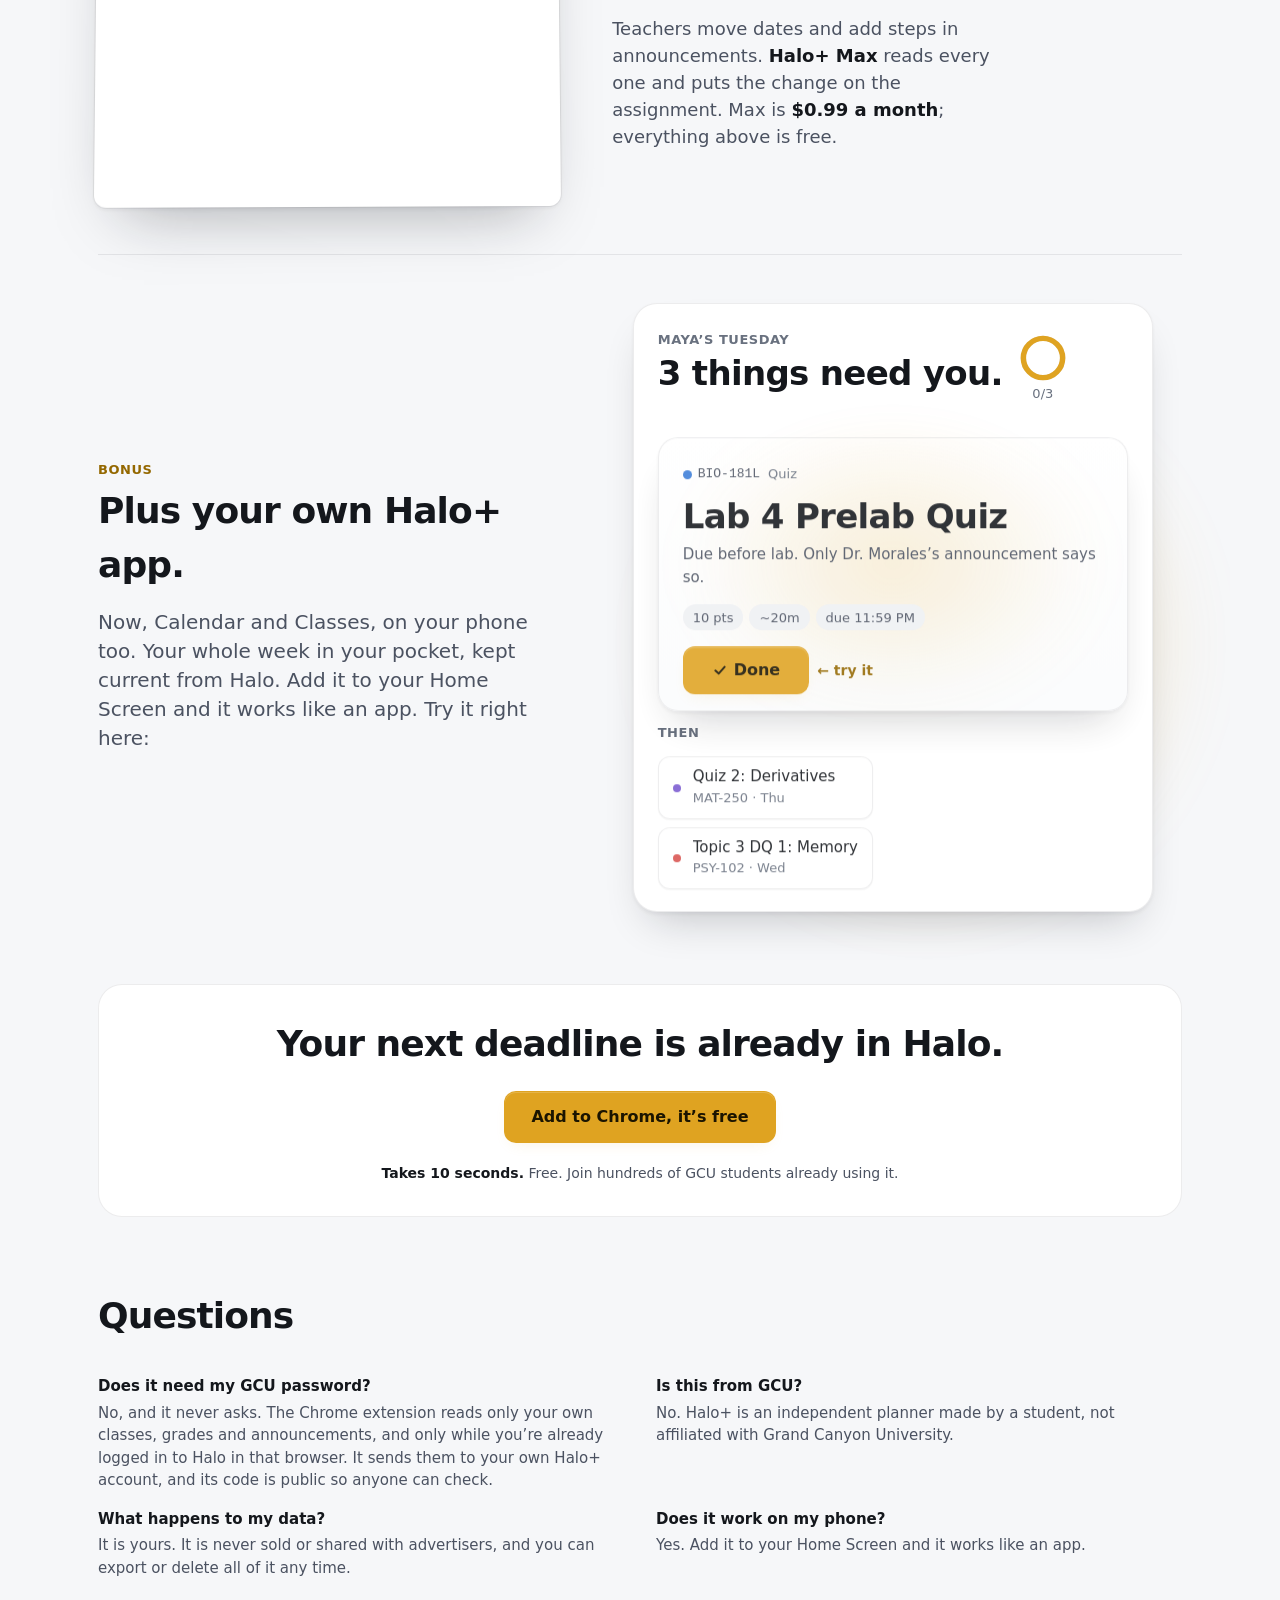
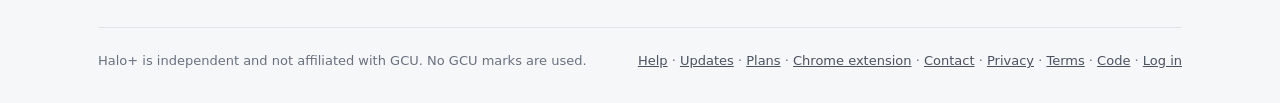
<file: landing/index.html>
<!doctype html>
<html lang="en">
  <head>
    <meta charset="utf-8" />
    <meta name="viewport" content="width=device-width, initial-scale=1" />
    <title>Halo+: the planner built for Halo</title>
    <meta name="description" content="Your GCU classes, assignments, grades and announcements in one calm screen that says what to do now. One bookmark syncs Halo. Never your password." />
    <meta http-equiv="refresh" content="0; url=../" />
    <link rel="canonical" href="../" />
    <style>
      body { margin: 0; min-height: 100vh; display: grid; place-items: center; background: #f6f7f9; color: #14171c; font: 400 15px/1.5 Inter, -apple-system, system-ui, sans-serif; }
      @media (prefers-color-scheme: dark) { body { background: #0b0d10; color: #f2f4f7; } }
      a { color: inherit; }
    </style>
  </head>
  <body>
    <!-- The landing page moved to the root address; this keeps old links working. Not affiliated with Grand Canyon University. -->
    <p>Halo+ has moved to <a href="../">the front page</a>.</p>
  </body>
</html>
</file>
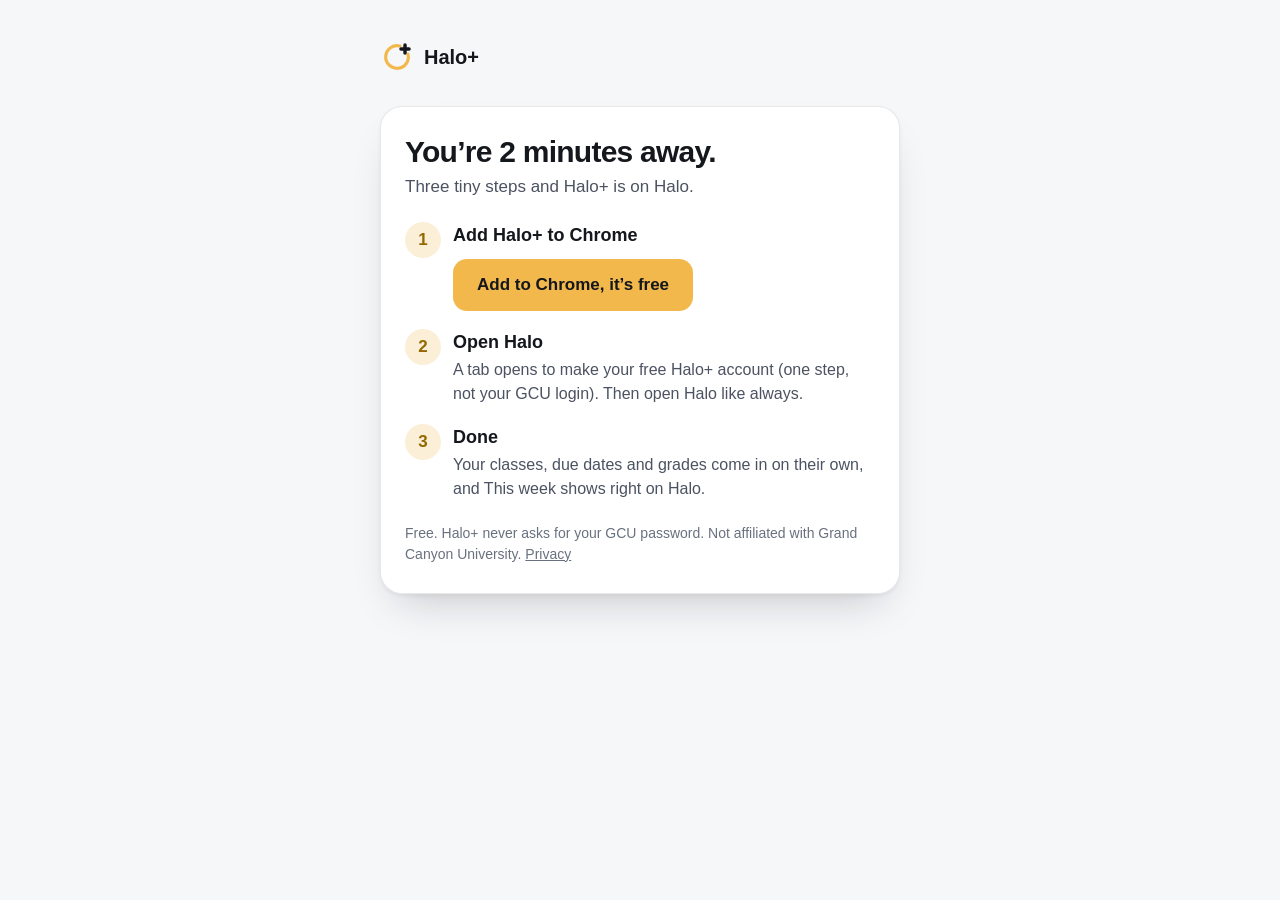
<file: laptop/index.html>
<!doctype html>
<html lang="en">
<head>
<meta charset="utf-8" />
<meta name="viewport" content="width=device-width, initial-scale=1" />
<meta name="robots" content="noindex" />
<title>Halo+ on your laptop</title>
<meta name="description" content="Add Halo+ to Chrome in about 2 minutes: add it, open Halo, done." />
<link rel="icon" href="/favicon.ico" sizes="16x16 32x32 48x48" />
<link rel="icon" href="/favicon.svg" type="image/svg+xml" />
<style>
:root{--bg:#f6f7f9;--ink:#14171c;--ink2:#4b5261;--ink3:#69717f;--line:rgb(16 20 28/.09);--gold:#f2b84b;--gold-ink:#946800;color-scheme:light dark}
@media (prefers-color-scheme:dark){:root{--bg:#0b0d10;--ink:#f2f4f7;--ink2:#b9c0cb;--ink3:#8a93a1;--line:rgb(255 255 255/.1);--gold-ink:#f2b84b}.card{background:#14171c!important}}
*{box-sizing:border-box}
body{margin:0;background:var(--bg);color:var(--ink);font:17px/1.5 -apple-system,BlinkMacSystemFont,"Segoe UI",Inter,Roboto,Helvetica,Arial,sans-serif}
.wrap{max-width:560px;margin:0 auto;padding:40px 20px 32px}
.brand{display:inline-flex;align-items:center;gap:10px;font-weight:800;font-size:20px;color:inherit;text-decoration:none}
.brand svg{width:34px;height:34px}
.card{margin-top:24px;background:#fff;border:1px solid var(--line);border-radius:22px;padding:28px 24px;box-shadow:0 2px 4px rgb(16 20 28/.05),0 22px 44px -18px rgb(16 20 28/.22)}
h1{margin:0 0 6px;font-size:30px;line-height:1.12;letter-spacing:-.025em}
.lede{margin:0 0 22px;color:var(--ink2)}
ol{list-style:none;margin:0;padding:0;display:grid;gap:18px}
li{display:grid;grid-template-columns:36px 1fr;gap:12px;align-items:start}
.n{width:36px;height:36px;border-radius:50%;display:grid;place-items:center;background:rgb(242 184 75/.22);color:var(--gold-ink);font-weight:800}
li > div > b{display:block;font-size:18px}
li p{margin:2px 0 0;color:var(--ink2);font-size:16px}
.btn{display:inline-flex;align-items:center;justify-content:center;gap:8px;min-height:52px;padding:0 24px;margin-top:10px;border-radius:14px;background:var(--gold);color:#14171c;font-weight:800;font-size:17px;text-decoration:none;border:0;cursor:pointer}
.btn:hover{filter:brightness(1.04)}
.btn.ghost{background:transparent;border:1px solid var(--line);color:var(--ink);font-weight:700}
.note{margin:10px 0 0;padding:12px 14px;border-radius:12px;background:rgb(242 184 75/.16);color:var(--ink);font-size:16px}
.small{margin:22px 0 0;font-size:14px;color:var(--ink3)}
.small a{color:var(--ink3)}
[hidden]{display:none!important}
</style>
</head>
<body>
<div class="wrap">
<a class="brand" href="/"><svg viewBox="0 0 64 64" aria-hidden="true"><path d="M52.6 26.5A21.3 21.3 0 1 1 37.5 11.4" fill="none" stroke="#f2b84b" stroke-width="6" stroke-linecap="round"/><path d="M47.1 9.3v15.2M39.5 16.9h15.2" stroke="currentColor" stroke-width="6.5" stroke-linecap="round"/></svg>Halo+</a>
<main class="card">
<div id="phone" hidden>
<h1>This one’s for your laptop.</h1>
<p class="lede">Halo+ lives in Chrome on a laptop. Open this same link there (in Chrome or Edge) and you’re 2 minutes away.</p>
<button class="btn" type="button" id="copy-phone">Copy this link</button>
</div>
<div id="laptop">
<h1>You’re 2 minutes away.</h1>
<p class="lede">Three tiny steps and Halo+ is on Halo.</p>
<ol>
<li><span class="n">1</span><div><b id="add-title">Add Halo+ to Chrome</b>
<div id="ok"><a class="btn" id="store" href="https://chromewebstore.google.com/detail/halo+/dookepepmkkakmepjabldmgfmfhfcmnn"><span>Add to <span id="browser-name">Chrome</span>, it’s free</span></a></div>
<div id="other" hidden><p class="note">Halo+ needs <b>Chrome</b> or <b>Edge</b> (you’re in <span id="this-browser">this browser</span>). Both are free; Edge is already on most Windows laptops.</p>
<a class="btn" href="https://www.google.com/chrome/" rel="noopener">Download Chrome</a> <button class="btn ghost" type="button" id="copy-laptop">Copy this page’s link</button>
<p style="margin:8px 0 0;font-size:15px;color:var(--ink3)">Then open this page in Chrome or Edge.</p></div>
</div></li>
<li><span class="n">2</span><div><b>Open Halo</b><p id="step2">A tab opens to make your free Halo+ account (one step, not your GCU login). Then open Halo like always.</p></div></li>
<li><span class="n">3</span><div><b>Done</b><p>Your classes, due dates and grades come in on their own, and This week shows right on Halo.</p></div></li>
</ol>
</div>
<p class="small">Free. Halo+ never asks for your GCU password. Not affiliated with Grand Canyon University. <a href="/privacy.html">Privacy</a></p>
</main>
</div>
<script>
(function () {
  var ua = navigator.userAgent, q = new URLSearchParams(location.search);
  var phone = /iPhone|iPod|iPad|Android|Mobile/i.test(ua) || (/Macintosh/.test(ua) && navigator.maxTouchPoints > 1);
  var edge = /Edg\//.test(ua), chromeLike = /Chrome\//.test(ua) && !/SamsungBrowser/.test(ua);
  var name = /Firefox\//.test(ua) ? 'Firefox' : /Safari\//.test(ua) && !/Chrome\//.test(ua) ? 'Safari' : 'this browser';
  var $ = function (id) { return document.getElementById(id); };
  if (phone) { $('phone').hidden = false; $('laptop').hidden = true; }
  else if (!chromeLike) { $('ok').hidden = true; $('other').hidden = false; $('this-browser').textContent = name; }
  else if (edge) { $('browser-name').textContent = 'Edge'; $('add-title').textContent = 'Add Halo+ to Edge'; }
  var copy = function (btn) { btn.addEventListener('click', function () {
    var done = function () { btn.textContent = 'Copied!'; };
    try { navigator.clipboard.writeText(location.href).then(done, function () { prompt('Copy this link:', location.href); }); } catch (e) { prompt('Copy this link:', location.href); }
  }); };
  copy($('copy-phone')); copy($('copy-laptop'));
  // Signed up on the phone with Google or Apple: the welcome tab after the install offers that one tap (Loop 298).
  var acct = q.get('acct');
  if (acct === 'google' || acct === 'apple') {
    try { localStorage.setItem('school-dashboard:acct-hint', acct); } catch (e) {}
    $('step2').textContent = 'A tab opens: Continue with ' + (acct === 'apple' ? 'Apple' : 'Google') + ', the same account as on your phone (one tap). Then open Halo like always.';
  } else if (acct === 'email') {
    $('step2').textContent = 'A tab opens: sign in with your email, the same account as on your phone. Then open Halo like always.';
  }
  // The Instagram funnel: this page opened, and the store button. The source stays on this site for the welcome tab.
  var ig = q.get('src') === 'ig', via = q.get('via'), report = "https://kiacmspgvntzwngijibr.supabase.co/functions/v1/report";
  if (!ig || !report) return;
  var vid = '';
  try {
    localStorage.setItem('school-dashboard:src', 'ig');
    vid = localStorage.getItem('school-dashboard:vid') || '';
    if (!/^[A-Za-z0-9_-]{8,40}$/.test(vid)) {
      var b = crypto.getRandomValues(new Uint8Array(12)), s = '';
      for (var i = 0; i < b.length; i++) s += String.fromCharCode(b[i]);
      vid = btoa(s).replace(/\+/g, '-').replace(/\//g, '_').replace(/=+$/, '');
      localStorage.setItem('school-dashboard:vid', vid);
    }
  } catch (e) { return; }
  var send = function (step) {
    try { fetch(report, { method: 'POST', headers: { 'content-type': 'application/json' }, body: JSON.stringify({ kind: 'funnel', vid: vid, step: step, src: 'ig', via: ['share', 'copy', 'email', 'reminder'].indexOf(via) >= 0 ? via : 'direct', device: phone ? 'phone' : 'laptop', browser: edge ? 'Edge' : chromeLike ? 'Chrome' : name }), keepalive: true }); } catch (e) {}
  };
  send('laptop');
  $('store').addEventListener('click', function () { send('laptop-store'); });
})();
</script>
</body>
</html>
</file>
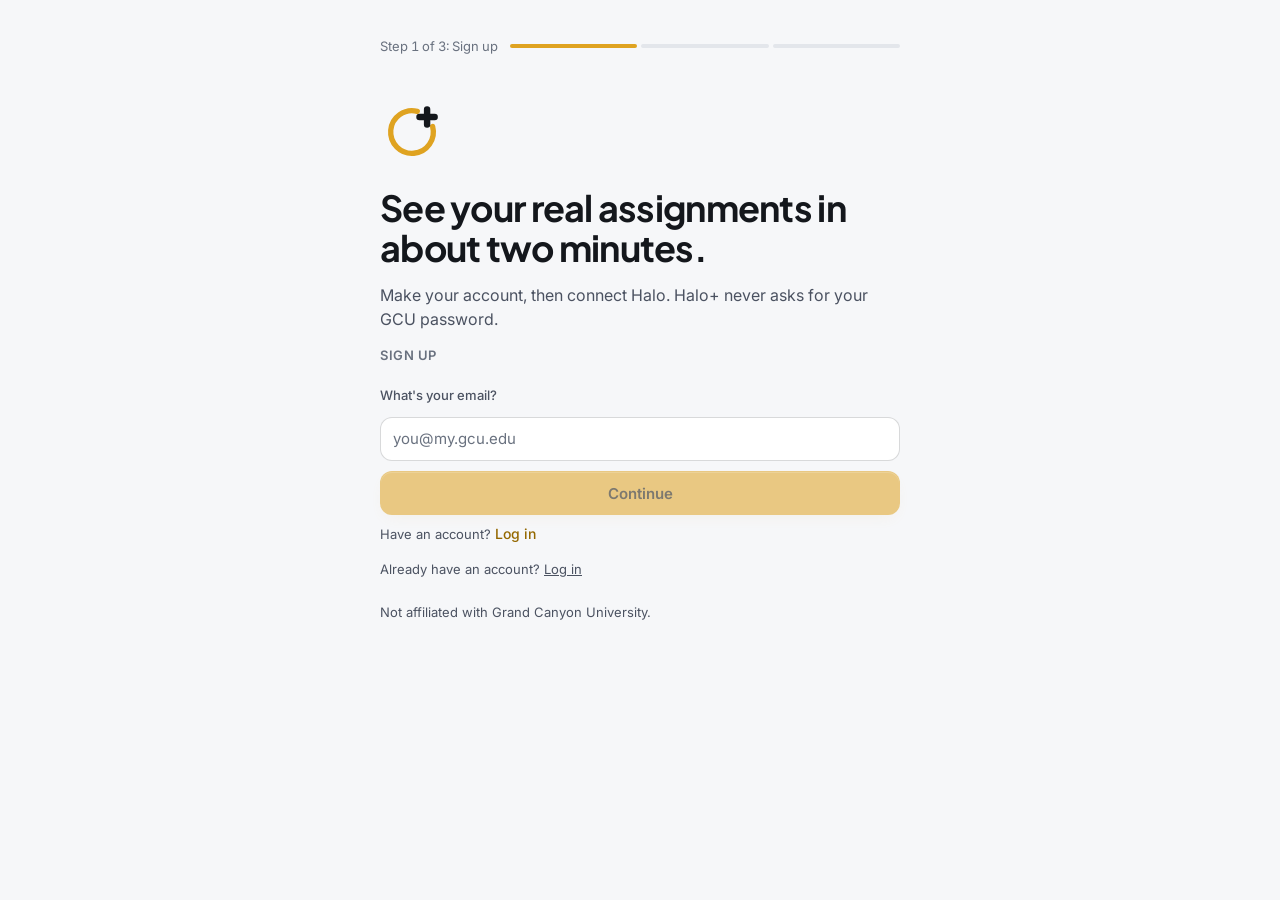
<file: market/index.html>
<!doctype html>
<html lang="en">
<head>
<meta charset="utf-8" />
<meta name="viewport" content="width=device-width, initial-scale=1" />
<meta name="robots" content="noindex" />
<meta http-equiv="refresh" content="0; url=/#/start?src=market" />
<title>Halo+ · Try it now</title>
<link rel="icon" href="/favicon.ico" sizes="16x16 32x32 48x48" />
<style>body{margin:0;min-height:100vh;display:grid;place-items:center;background:#0b0d10;color:#f2f4f7;font:17px/1.5 -apple-system,Segoe UI,Helvetica,Arial,sans-serif;text-align:center;padding:24px}a{color:#f2b84b}</style>
<script>location.replace("/#/start?src=market");</script>
</head>
<body><p>Opening Halo+… <a href="/#/start?src=market">Tap here if nothing happens.</a></p></body>
</html>
</file>
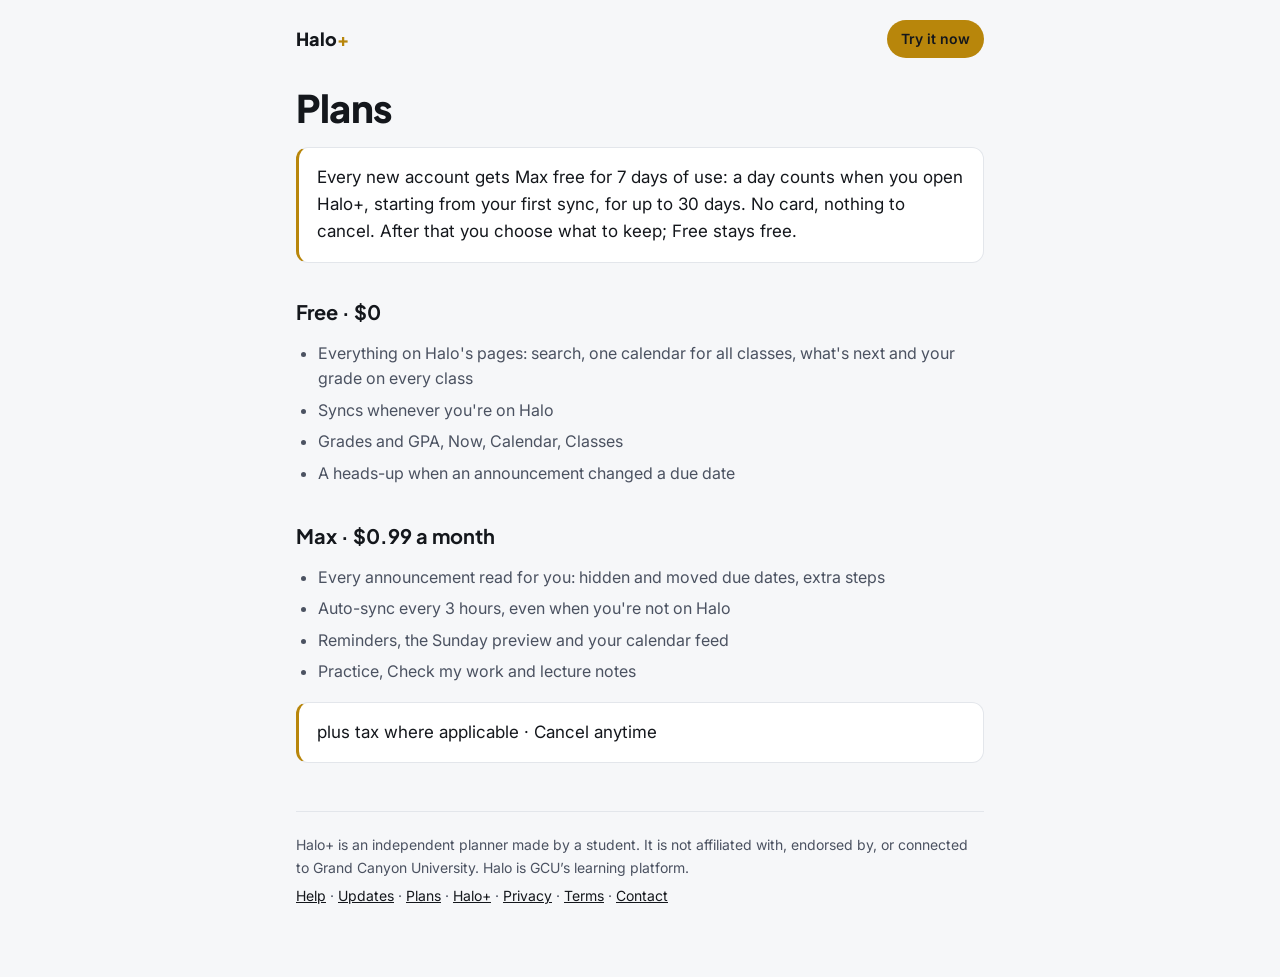
<file: plans/index.html>
<!doctype html>
<html lang="en">
<head>
<meta charset="utf-8" />
<meta name="viewport" content="width=device-width, initial-scale=1" />
<title>Halo+ plans · Halo+</title>
<meta name="description" content="Halo+ plans: Free and Max, and how the free days of use work." />
<link rel="canonical" href="https://haloplus.app/plans/" />
<link rel="icon" href="/favicon.ico" sizes="16x16 32x32 48x48" />
<link rel="icon" href="/favicon.svg" type="image/svg+xml" />
<link rel="icon" href="/favicon-48.png" sizes="48x48" type="image/png" />
<link rel="icon" href="/favicon-96.png" sizes="96x96" type="image/png" />
<link rel="icon" href="/favicon-192.png" sizes="192x192" type="image/png" />
<meta property="og:type" content="article" />
<meta property="og:site_name" content="Halo+" />
<meta property="og:title" content="Halo+ plans" />
<meta property="og:description" content="Halo+ plans: Free and Max, and how the free days of use work." />
<meta property="og:url" content="https://haloplus.app/plans/" />
<meta property="og:image" content="https://haloplus.app/og.png" />
<meta name="twitter:card" content="summary_large_image" />
<link rel="preconnect" href="https://fonts.googleapis.com" />
<link rel="preconnect" href="https://fonts.gstatic.com" crossorigin />
<link href="https://fonts.googleapis.com/css2?family=Inter:wght@400;600&family=Plus+Jakarta+Sans:wght@700;800&display=swap" rel="stylesheet" />
<style>:root{--bg:#f6f7f9;--card:#fff;--ink:#14171c;--ink-2:#4b5261;--line:#e3e6eb;--accent:#b8860b;--accent-soft:#fbf3dd}
@media(prefers-color-scheme:dark){:root{--bg:#0b0d10;--card:#14171c;--ink:#f2f4f7;--ink-2:#a9b0bc;--line:#262a31;--accent:#f0b941;--accent-soft:#2a2414}}
*{box-sizing:border-box}body{margin:0;background:var(--bg);color:var(--ink);font:16px/1.6 Inter,-apple-system,system-ui,sans-serif;-webkit-font-smoothing:antialiased}
.wrap{max-width:720px;margin:0 auto;padding:20px 16px 64px}
header.top{display:flex;align-items:center;justify-content:space-between;gap:12px;margin-bottom:28px}
.brand{font:800 18px/1 "Plus Jakarta Sans",Inter,sans-serif;color:var(--ink);text-decoration:none}.brand span{color:var(--accent)}
.cta{display:inline-block;padding:8px 14px;border-radius:999px;background:var(--accent);color:#14171c;font-weight:600;text-decoration:none;font-size:14px}
.crumb{font-size:14px;color:var(--ink-2);margin:0 0 6px}.crumb a{color:inherit}
h1{font:800 clamp(28px,6vw,38px)/1.15 "Plus Jakarta Sans",Inter,sans-serif;letter-spacing:-.02em;margin:0 0 16px}
h2{font:700 20px/1.3 "Plus Jakarta Sans",Inter,sans-serif;margin:36px 0 10px}
p,li,td,th{color:var(--ink-2)}b,strong,th[scope=row]{color:var(--ink)}a{color:var(--ink)}
.short{background:var(--card);border:1px solid var(--line);border-left:3px solid var(--accent);border-radius:12px;padding:16px 18px;color:var(--ink);font-size:17px}
.fits{background:var(--accent-soft);border-radius:12px;padding:16px 18px}.fits p{color:var(--ink);margin:0}
ol,ul{padding-left:22px}li{margin:6px 0}
table{width:100%;border-collapse:collapse;font-size:15px;display:block;overflow-x:auto}th,td{text-align:left;padding:8px 10px;border-bottom:1px solid var(--line);vertical-align:top}thead th{color:var(--ink)}
dl dt{font-weight:600;color:var(--ink);margin-top:18px}dl dd{margin:4px 0 0;color:var(--ink-2)}
.more{list-style:none;padding:0}.more li{margin:8px 0}
footer{margin-top:48px;padding-top:16px;border-top:1px solid var(--line);font-size:14px}footer p{margin:6px 0}</style>
<script type="application/ld+json">{"@context":"https://schema.org","@type":"SoftwareApplication","name":"Halo+","alternateName":"Halo Plus","url":"https://haloplus.app/","applicationCategory":"EducationalApplication","operatingSystem":"Web, iOS, Android","description":"A planner for GCU students that reads Halo: classes, assignments, grades and announcements on one screen that says what to do next. Independent, not affiliated with Grand Canyon University.","image":"https://haloplus.app/og.png","offers":[{"@type":"Offer","name":"Free","price":"0","priceCurrency":"USD"},{"@type":"Offer","name":"Free","price":"0","priceCurrency":"USD"},{"@type":"Offer","name":"Max","price":"0.99","priceCurrency":"USD"}]}</script>
</head>
<body>
<div class="wrap">
<header class="top"><a class="brand" href="/">Halo<span>+</span></a><a class="cta" href="/#/start">Try it now</a></header>
<main>
<h1>Plans</h1>
<p class="short">Every new account gets Max free for 7 days of use: a day counts when you open Halo+, starting from your first sync, for up to 30 days. No card, nothing to cancel. After that you choose what to keep; Free stays free.</p>
<section><h2>Free · $0</h2>
<ul>
<li>Everything on Halo's pages: search, one calendar for all classes, what's next and your grade on every class</li>
<li>Syncs whenever you're on Halo</li>
<li>Grades and GPA, Now, Calendar, Classes</li>
<li>A heads-up when an announcement changed a due date</li>
</ul></section>
<section><h2>Max · $0.99 a month</h2>
<ul>
<li>Every announcement read for you: hidden and moved due dates, extra steps</li>
<li>Auto-sync every 3 hours, even when you're not on Halo</li>
<li>Reminders, the Sunday preview and your calendar feed</li>
<li>Practice, Check my work and lecture notes</li>
</ul></section>
<p class="short">plus tax where applicable · Cancel anytime</p>
</main>
<footer>
<p>Halo+ is an independent planner made by a student. It is not affiliated with, endorsed by, or connected to Grand Canyon University. Halo is GCU’s learning platform.</p>
<p><a href="/help/">Help</a> · <a href="/updates/">Updates</a> · <a href="/plans/">Plans</a> · <a href="/">Halo+</a> · <a href="/privacy.html">Privacy</a> · <a href="/terms.html">Terms</a> · <a href="mailto:richards.georger@gmail.com?subject=Halo%2B">Contact</a></p>
</footer>
</div>
</body>
</html>
</file>
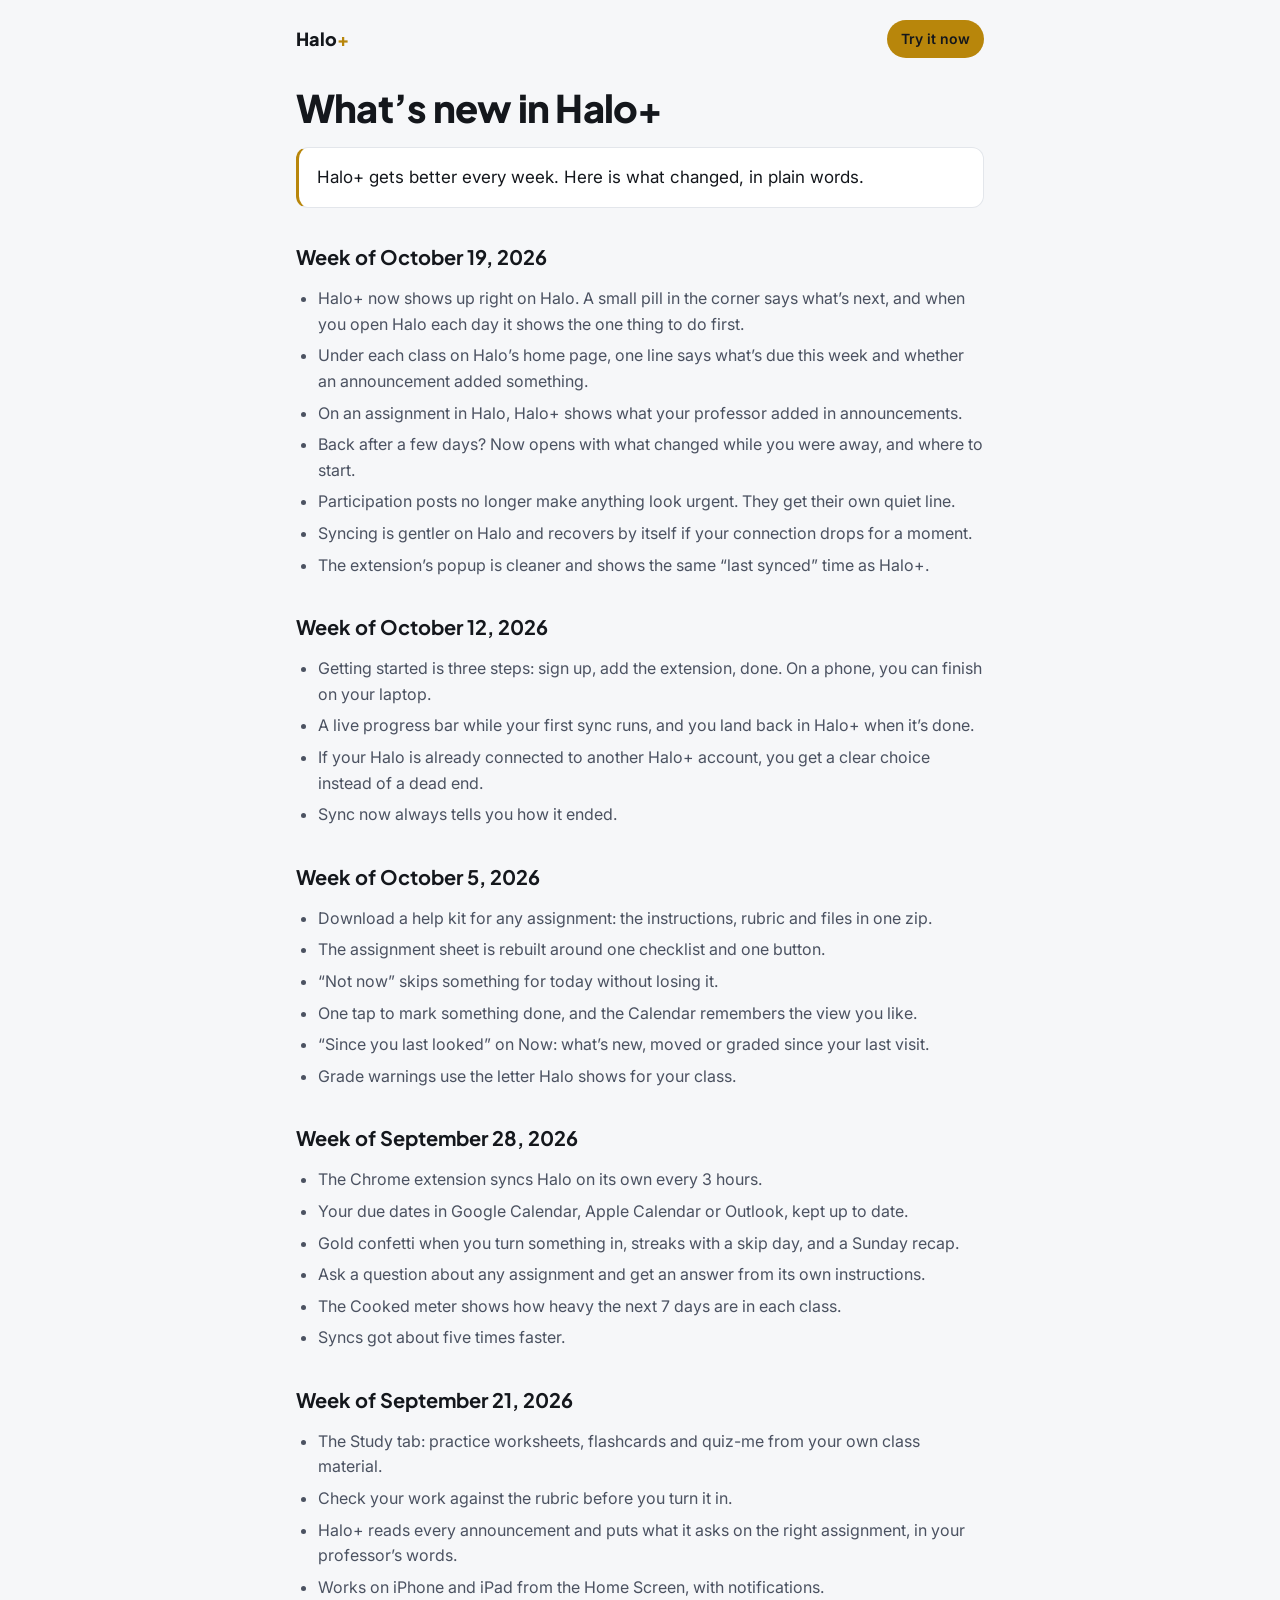
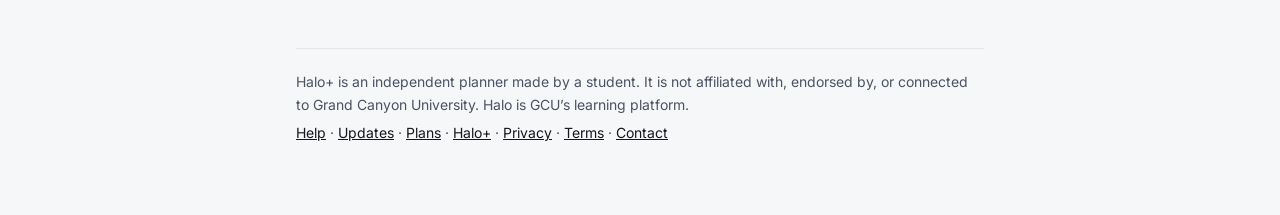
<file: updates/index.html>
<!doctype html>
<html lang="en">
<head>
<meta charset="utf-8" />
<meta name="viewport" content="width=device-width, initial-scale=1" />
<title>What’s new in Halo+ · Halo+</title>
<meta name="description" content="The latest improvements to Halo+, the planner for GCU’s Halo, week by week." />
<link rel="canonical" href="https://haloplus.app/updates/" />
<link rel="icon" href="/favicon.ico" sizes="16x16 32x32 48x48" />
<link rel="icon" href="/favicon.svg" type="image/svg+xml" />
<link rel="icon" href="/favicon-48.png" sizes="48x48" type="image/png" />
<link rel="icon" href="/favicon-96.png" sizes="96x96" type="image/png" />
<link rel="icon" href="/favicon-192.png" sizes="192x192" type="image/png" />
<meta property="og:type" content="article" />
<meta property="og:site_name" content="Halo+" />
<meta property="og:title" content="What’s new in Halo+" />
<meta property="og:description" content="The latest improvements to Halo+, the planner for GCU’s Halo, week by week." />
<meta property="og:url" content="https://haloplus.app/updates/" />
<meta property="og:image" content="https://haloplus.app/og.png" />
<meta name="twitter:card" content="summary_large_image" />
<link rel="preconnect" href="https://fonts.googleapis.com" />
<link rel="preconnect" href="https://fonts.gstatic.com" crossorigin />
<link href="https://fonts.googleapis.com/css2?family=Inter:wght@400;600&family=Plus+Jakarta+Sans:wght@700;800&display=swap" rel="stylesheet" />
<style>:root{--bg:#f6f7f9;--card:#fff;--ink:#14171c;--ink-2:#4b5261;--line:#e3e6eb;--accent:#b8860b;--accent-soft:#fbf3dd}
@media(prefers-color-scheme:dark){:root{--bg:#0b0d10;--card:#14171c;--ink:#f2f4f7;--ink-2:#a9b0bc;--line:#262a31;--accent:#f0b941;--accent-soft:#2a2414}}
*{box-sizing:border-box}body{margin:0;background:var(--bg);color:var(--ink);font:16px/1.6 Inter,-apple-system,system-ui,sans-serif;-webkit-font-smoothing:antialiased}
.wrap{max-width:720px;margin:0 auto;padding:20px 16px 64px}
header.top{display:flex;align-items:center;justify-content:space-between;gap:12px;margin-bottom:28px}
.brand{font:800 18px/1 "Plus Jakarta Sans",Inter,sans-serif;color:var(--ink);text-decoration:none}.brand span{color:var(--accent)}
.cta{display:inline-block;padding:8px 14px;border-radius:999px;background:var(--accent);color:#14171c;font-weight:600;text-decoration:none;font-size:14px}
.crumb{font-size:14px;color:var(--ink-2);margin:0 0 6px}.crumb a{color:inherit}
h1{font:800 clamp(28px,6vw,38px)/1.15 "Plus Jakarta Sans",Inter,sans-serif;letter-spacing:-.02em;margin:0 0 16px}
h2{font:700 20px/1.3 "Plus Jakarta Sans",Inter,sans-serif;margin:36px 0 10px}
p,li,td,th{color:var(--ink-2)}b,strong,th[scope=row]{color:var(--ink)}a{color:var(--ink)}
.short{background:var(--card);border:1px solid var(--line);border-left:3px solid var(--accent);border-radius:12px;padding:16px 18px;color:var(--ink);font-size:17px}
.fits{background:var(--accent-soft);border-radius:12px;padding:16px 18px}.fits p{color:var(--ink);margin:0}
ol,ul{padding-left:22px}li{margin:6px 0}
table{width:100%;border-collapse:collapse;font-size:15px;display:block;overflow-x:auto}th,td{text-align:left;padding:8px 10px;border-bottom:1px solid var(--line);vertical-align:top}thead th{color:var(--ink)}
dl dt{font-weight:600;color:var(--ink);margin-top:18px}dl dd{margin:4px 0 0;color:var(--ink-2)}
.more{list-style:none;padding:0}.more li{margin:8px 0}
footer{margin-top:48px;padding-top:16px;border-top:1px solid var(--line);font-size:14px}footer p{margin:6px 0}</style>
<script type="application/ld+json">{"@context":"https://schema.org","@type":"SoftwareApplication","name":"Halo+","alternateName":"Halo Plus","url":"https://haloplus.app/","applicationCategory":"EducationalApplication","operatingSystem":"Web, iOS, Android","description":"A planner for GCU students that reads Halo: classes, assignments, grades and announcements on one screen that says what to do next. Independent, not affiliated with Grand Canyon University.","image":"https://haloplus.app/og.png","offers":[{"@type":"Offer","name":"Free","price":"0","priceCurrency":"USD"},{"@type":"Offer","name":"Free","price":"0","priceCurrency":"USD"},{"@type":"Offer","name":"Max","price":"0.99","priceCurrency":"USD"}]}</script>
</head>
<body>
<div class="wrap">
<header class="top"><a class="brand" href="/">Halo<span>+</span></a><a class="cta" href="/#/start">Try it now</a></header>
<main>
<h1>What’s new in Halo+</h1>
<p class="short">Halo+ gets better every week. Here is what changed, in plain words.</p>
<section><h2>Week of October 19, 2026</h2>
<ul>
<li>Halo+ now shows up right on Halo. A small pill in the corner says what’s next, and when you open Halo each day it shows the one thing to do first.</li>
<li>Under each class on Halo’s home page, one line says what’s due this week and whether an announcement added something.</li>
<li>On an assignment in Halo, Halo+ shows what your professor added in announcements.</li>
<li>Back after a few days? Now opens with what changed while you were away, and where to start.</li>
<li>Participation posts no longer make anything look urgent. They get their own quiet line.</li>
<li>Syncing is gentler on Halo and recovers by itself if your connection drops for a moment.</li>
<li>The extension’s popup is cleaner and shows the same “last synced” time as Halo+.</li>
</ul></section>
<section><h2>Week of October 12, 2026</h2>
<ul>
<li>Getting started is three steps: sign up, add the extension, done. On a phone, you can finish on your laptop.</li>
<li>A live progress bar while your first sync runs, and you land back in Halo+ when it’s done.</li>
<li>If your Halo is already connected to another Halo+ account, you get a clear choice instead of a dead end.</li>
<li>Sync now always tells you how it ended.</li>
</ul></section>
<section><h2>Week of October 5, 2026</h2>
<ul>
<li>Download a help kit for any assignment: the instructions, rubric and files in one zip.</li>
<li>The assignment sheet is rebuilt around one checklist and one button.</li>
<li>“Not now” skips something for today without losing it.</li>
<li>One tap to mark something done, and the Calendar remembers the view you like.</li>
<li>“Since you last looked” on Now: what’s new, moved or graded since your last visit.</li>
<li>Grade warnings use the letter Halo shows for your class.</li>
</ul></section>
<section><h2>Week of September 28, 2026</h2>
<ul>
<li>The Chrome extension syncs Halo on its own every 3 hours.</li>
<li>Your due dates in Google Calendar, Apple Calendar or Outlook, kept up to date.</li>
<li>Gold confetti when you turn something in, streaks with a skip day, and a Sunday recap.</li>
<li>Ask a question about any assignment and get an answer from its own instructions.</li>
<li>The Cooked meter shows how heavy the next 7 days are in each class.</li>
<li>Syncs got about five times faster.</li>
</ul></section>
<section><h2>Week of September 21, 2026</h2>
<ul>
<li>The Study tab: practice worksheets, flashcards and quiz-me from your own class material.</li>
<li>Check your work against the rubric before you turn it in.</li>
<li>Halo+ reads every announcement and puts what it asks on the right assignment, in your professor’s words.</li>
<li>Works on iPhone and iPad from the Home Screen, with notifications.</li>
</ul></section>
</main>
<footer>
<p>Halo+ is an independent planner made by a student. It is not affiliated with, endorsed by, or connected to Grand Canyon University. Halo is GCU’s learning platform.</p>
<p><a href="/help/">Help</a> · <a href="/updates/">Updates</a> · <a href="/plans/">Plans</a> · <a href="/">Halo+</a> · <a href="/privacy.html">Privacy</a> · <a href="/terms.html">Terms</a> · <a href="mailto:richards.georger@gmail.com?subject=Halo%2B">Contact</a></p>
</footer>
</div>
</body>
</html>
</file>
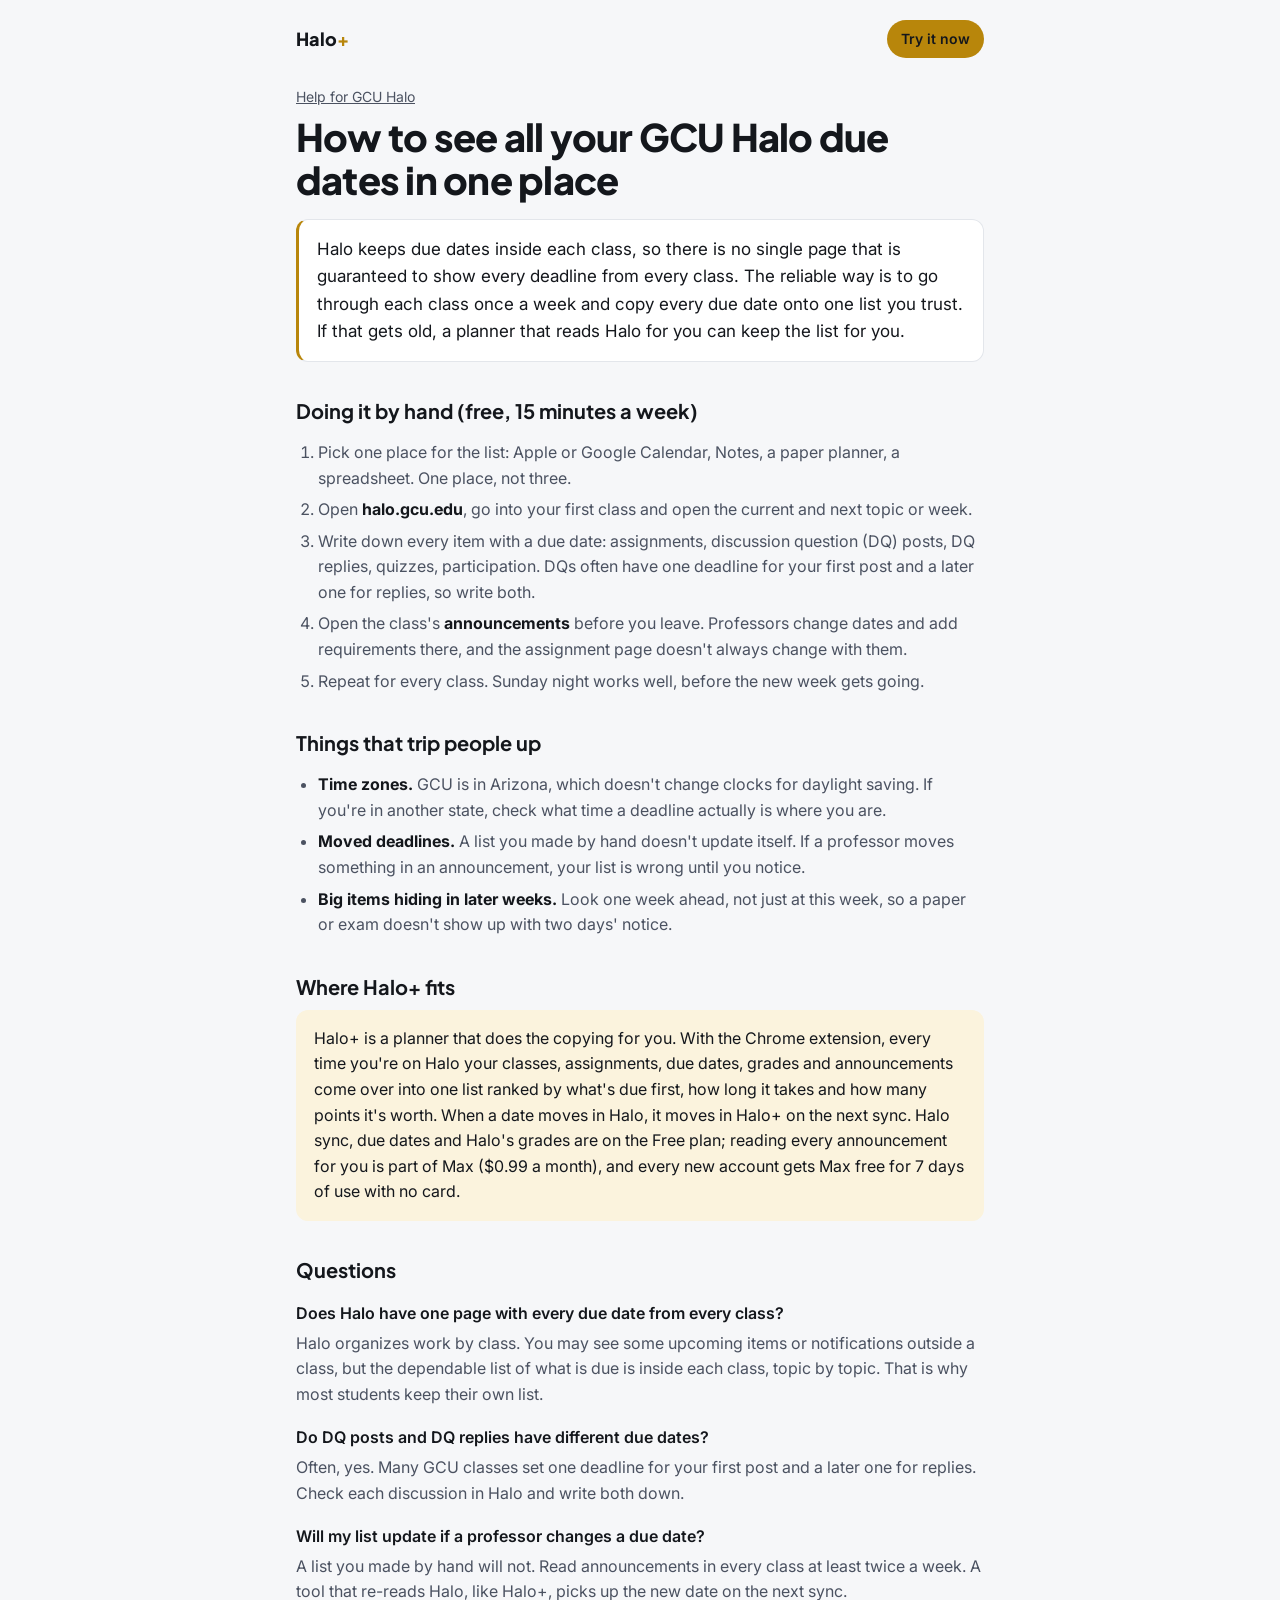
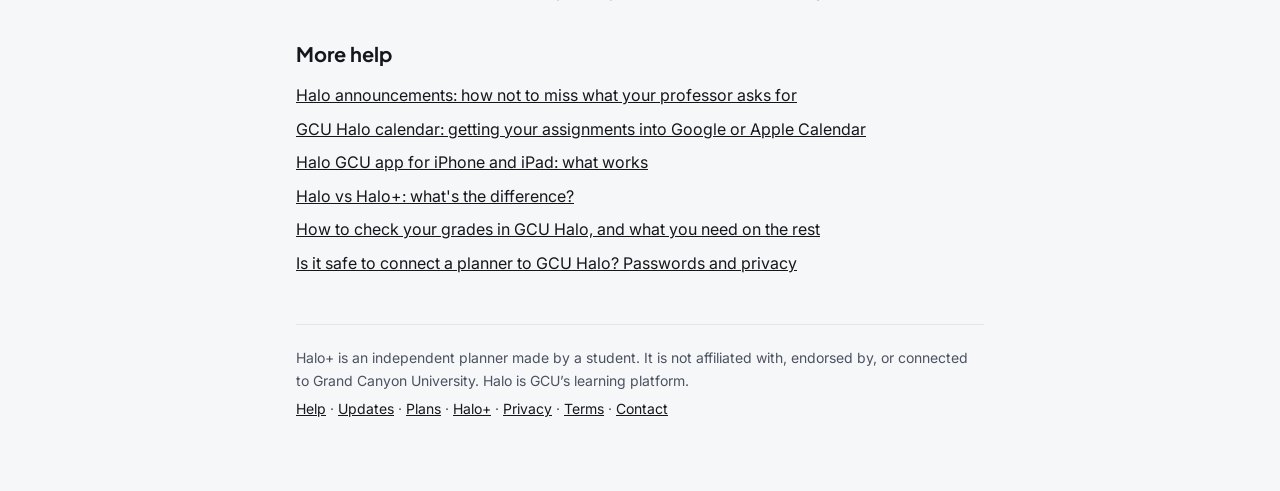
<file: help/gcu-halo-due-dates/index.html>
<!doctype html>
<html lang="en">
<head>
<meta charset="utf-8" />
<meta name="viewport" content="width=device-width, initial-scale=1" />
<title>How to see all your GCU Halo due dates in one place · Halo+</title>
<meta name="description" content="Halo lists due dates class by class. Here is how to get every GCU assignment, DQ and quiz on one list, by hand or with a tool." />
<link rel="canonical" href="https://haloplus.app/help/gcu-halo-due-dates/" />
<link rel="icon" href="/favicon.ico" sizes="16x16 32x32 48x48" />
<link rel="icon" href="/favicon.svg" type="image/svg+xml" />
<link rel="icon" href="/favicon-48.png" sizes="48x48" type="image/png" />
<link rel="icon" href="/favicon-96.png" sizes="96x96" type="image/png" />
<link rel="icon" href="/favicon-192.png" sizes="192x192" type="image/png" />
<meta property="og:type" content="article" />
<meta property="og:site_name" content="Halo+" />
<meta property="og:title" content="How to see all your GCU Halo due dates in one place" />
<meta property="og:description" content="Halo lists due dates class by class. Here is how to get every GCU assignment, DQ and quiz on one list, by hand or with a tool." />
<meta property="og:url" content="https://haloplus.app/help/gcu-halo-due-dates/" />
<meta property="og:image" content="https://haloplus.app/og.png" />
<meta name="twitter:card" content="summary_large_image" />
<link rel="preconnect" href="https://fonts.googleapis.com" />
<link rel="preconnect" href="https://fonts.gstatic.com" crossorigin />
<link href="https://fonts.googleapis.com/css2?family=Inter:wght@400;600&family=Plus+Jakarta+Sans:wght@700;800&display=swap" rel="stylesheet" />
<style>:root{--bg:#f6f7f9;--card:#fff;--ink:#14171c;--ink-2:#4b5261;--line:#e3e6eb;--accent:#b8860b;--accent-soft:#fbf3dd}
@media(prefers-color-scheme:dark){:root{--bg:#0b0d10;--card:#14171c;--ink:#f2f4f7;--ink-2:#a9b0bc;--line:#262a31;--accent:#f0b941;--accent-soft:#2a2414}}
*{box-sizing:border-box}body{margin:0;background:var(--bg);color:var(--ink);font:16px/1.6 Inter,-apple-system,system-ui,sans-serif;-webkit-font-smoothing:antialiased}
.wrap{max-width:720px;margin:0 auto;padding:20px 16px 64px}
header.top{display:flex;align-items:center;justify-content:space-between;gap:12px;margin-bottom:28px}
.brand{font:800 18px/1 "Plus Jakarta Sans",Inter,sans-serif;color:var(--ink);text-decoration:none}.brand span{color:var(--accent)}
.cta{display:inline-block;padding:8px 14px;border-radius:999px;background:var(--accent);color:#14171c;font-weight:600;text-decoration:none;font-size:14px}
.crumb{font-size:14px;color:var(--ink-2);margin:0 0 6px}.crumb a{color:inherit}
h1{font:800 clamp(28px,6vw,38px)/1.15 "Plus Jakarta Sans",Inter,sans-serif;letter-spacing:-.02em;margin:0 0 16px}
h2{font:700 20px/1.3 "Plus Jakarta Sans",Inter,sans-serif;margin:36px 0 10px}
p,li,td,th{color:var(--ink-2)}b,strong,th[scope=row]{color:var(--ink)}a{color:var(--ink)}
.short{background:var(--card);border:1px solid var(--line);border-left:3px solid var(--accent);border-radius:12px;padding:16px 18px;color:var(--ink);font-size:17px}
.fits{background:var(--accent-soft);border-radius:12px;padding:16px 18px}.fits p{color:var(--ink);margin:0}
ol,ul{padding-left:22px}li{margin:6px 0}
table{width:100%;border-collapse:collapse;font-size:15px;display:block;overflow-x:auto}th,td{text-align:left;padding:8px 10px;border-bottom:1px solid var(--line);vertical-align:top}thead th{color:var(--ink)}
dl dt{font-weight:600;color:var(--ink);margin-top:18px}dl dd{margin:4px 0 0;color:var(--ink-2)}
.more{list-style:none;padding:0}.more li{margin:8px 0}
footer{margin-top:48px;padding-top:16px;border-top:1px solid var(--line);font-size:14px}footer p{margin:6px 0}</style>
<script type="application/ld+json">{"@context":"https://schema.org","@type":"SoftwareApplication","name":"Halo+","alternateName":"Halo Plus","url":"https://haloplus.app/","applicationCategory":"EducationalApplication","operatingSystem":"Web, iOS, Android","description":"A planner for GCU students that reads Halo: classes, assignments, grades and announcements on one screen that says what to do next. Independent, not affiliated with Grand Canyon University.","image":"https://haloplus.app/og.png","offers":[{"@type":"Offer","name":"Free","price":"0","priceCurrency":"USD"},{"@type":"Offer","name":"Free","price":"0","priceCurrency":"USD"},{"@type":"Offer","name":"Max","price":"0.99","priceCurrency":"USD"}]}</script>
<script type="application/ld+json">{"@context":"https://schema.org","@type":"FAQPage","mainEntity":[{"@type":"Question","name":"Does Halo have one page with every due date from every class?","acceptedAnswer":{"@type":"Answer","text":"Halo organizes work by class. You may see some upcoming items or notifications outside a class, but the dependable list of what is due is inside each class, topic by topic. That is why most students keep their own list."}},{"@type":"Question","name":"Do DQ posts and DQ replies have different due dates?","acceptedAnswer":{"@type":"Answer","text":"Often, yes. Many GCU classes set one deadline for your first post and a later one for replies. Check each discussion in Halo and write both down."}},{"@type":"Question","name":"Will my list update if a professor changes a due date?","acceptedAnswer":{"@type":"Answer","text":"A list you made by hand will not. Read announcements in every class at least twice a week. A tool that re-reads Halo, like Halo+, picks up the new date on the next sync."}}]}</script>
<script type="application/ld+json">{"@context":"https://schema.org","@type":"BreadcrumbList","itemListElement":[{"@type":"ListItem","position":1,"name":"Halo+","item":"https://haloplus.app/"},{"@type":"ListItem","position":2,"name":"Help","item":"https://haloplus.app/help/"},{"@type":"ListItem","position":3,"name":"How to see all your GCU Halo due dates in one place","item":"https://haloplus.app/help/gcu-halo-due-dates/"}]}</script>
</head>
<body>
<div class="wrap">
<header class="top"><a class="brand" href="/">Halo<span>+</span></a><a class="cta" href="/#/start">Try it now</a></header>
<main>
<p class="crumb"><a href="/help/">Help for GCU Halo</a></p>
<h1>How to see all your GCU Halo due dates in one place</h1>
<p class="short">Halo keeps due dates inside each class, so there is no single page that is guaranteed to show every deadline from every class. The reliable way is to go through each class once a week and copy every due date onto one list you trust. If that gets old, a planner that reads Halo for you can keep the list for you.</p>
<h2>Doing it by hand (free, 15 minutes a week)</h2>
<ol>
<li>Pick one place for the list: Apple or Google Calendar, Notes, a paper planner, a spreadsheet. One place, not three.</li>
<li>Open <b>halo.gcu.edu</b>, go into your first class and open the current and next topic or week.</li>
<li>Write down every item with a due date: assignments, discussion question (DQ) posts, DQ replies, quizzes, participation. DQs often have one deadline for your first post and a later one for replies, so write both.</li>
<li>Open the class's <b>announcements</b> before you leave. Professors change dates and add requirements there, and the assignment page doesn't always change with them.</li>
<li>Repeat for every class. Sunday night works well, before the new week gets going.</li>
</ol>
<h2>Things that trip people up</h2>
<ul>
<li><b>Time zones.</b> GCU is in Arizona, which doesn't change clocks for daylight saving. If you're in another state, check what time a deadline actually is where you are.</li>
<li><b>Moved deadlines.</b> A list you made by hand doesn't update itself. If a professor moves something in an announcement, your list is wrong until you notice.</li>
<li><b>Big items hiding in later weeks.</b> Look one week ahead, not just at this week, so a paper or exam doesn't show up with two days' notice.</li>
</ul>
<h2>Where Halo+ fits</h2>
<div class="fits"><p>Halo+ is a planner that does the copying for you. With the Chrome extension, every time you're on Halo your classes, assignments, due dates, grades and announcements come over into one list ranked by what's due first, how long it takes and how many points it's worth. When a date moves in Halo, it moves in Halo+ on the next sync. Halo sync, due dates and Halo's grades are on the Free plan; reading every announcement for you is part of Max ($0.99 a month), and every new account gets Max free for 7 days of use with no card.</p></div>
<h2>Questions</h2>
<dl>
<dt>Does Halo have one page with every due date from every class?</dt><dd>Halo organizes work by class. You may see some upcoming items or notifications outside a class, but the dependable list of what is due is inside each class, topic by topic. That is why most students keep their own list.</dd>
<dt>Do DQ posts and DQ replies have different due dates?</dt><dd>Often, yes. Many GCU classes set one deadline for your first post and a later one for replies. Check each discussion in Halo and write both down.</dd>
<dt>Will my list update if a professor changes a due date?</dt><dd>A list you made by hand will not. Read announcements in every class at least twice a week. A tool that re-reads Halo, like Halo+, picks up the new date on the next sync.</dd>
</dl>
<h2>More help</h2>
<ul class="more">
<li><a href="/help/halo-announcements/">Halo announcements: how not to miss what your professor asks for</a></li>
<li><a href="/help/halo-calendar-export/">GCU Halo calendar: getting your assignments into Google or Apple Calendar</a></li>
<li><a href="/help/halo-app-iphone-ipad/">Halo GCU app for iPhone and iPad: what works</a></li>
<li><a href="/help/halo-vs-halo-plus/">Halo vs Halo+: what's the difference?</a></li>
<li><a href="/help/halo-grades/">How to check your grades in GCU Halo, and what you need on the rest</a></li>
<li><a href="/help/is-halo-plus-safe/">Is it safe to connect a planner to GCU Halo? Passwords and privacy</a></li>
</ul>
</main>
<footer>
<p>Halo+ is an independent planner made by a student. It is not affiliated with, endorsed by, or connected to Grand Canyon University. Halo is GCU’s learning platform.</p>
<p><a href="/help/">Help</a> · <a href="/updates/">Updates</a> · <a href="/plans/">Plans</a> · <a href="/">Halo+</a> · <a href="/privacy.html">Privacy</a> · <a href="/terms.html">Terms</a> · <a href="mailto:richards.georger@gmail.com?subject=Halo%2B">Contact</a></p>
</footer>
</div>
</body>
</html>
</file>
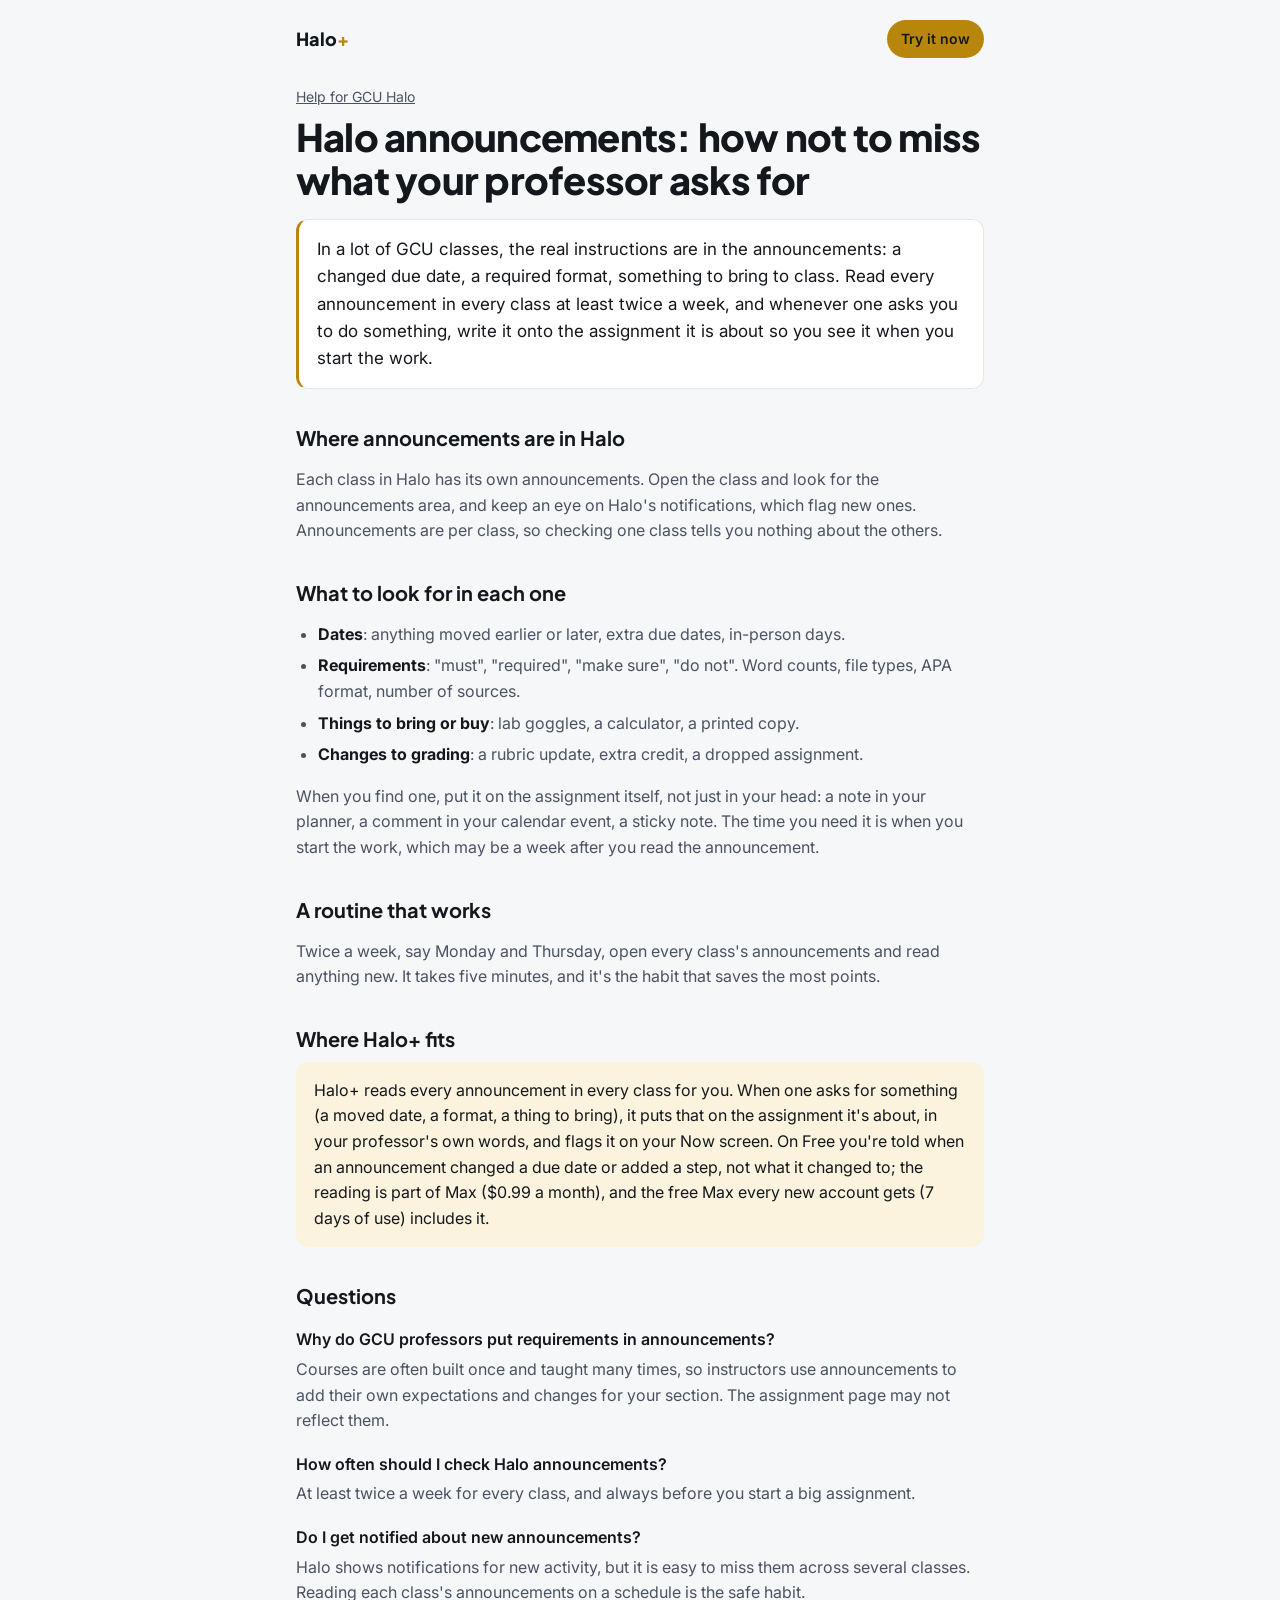
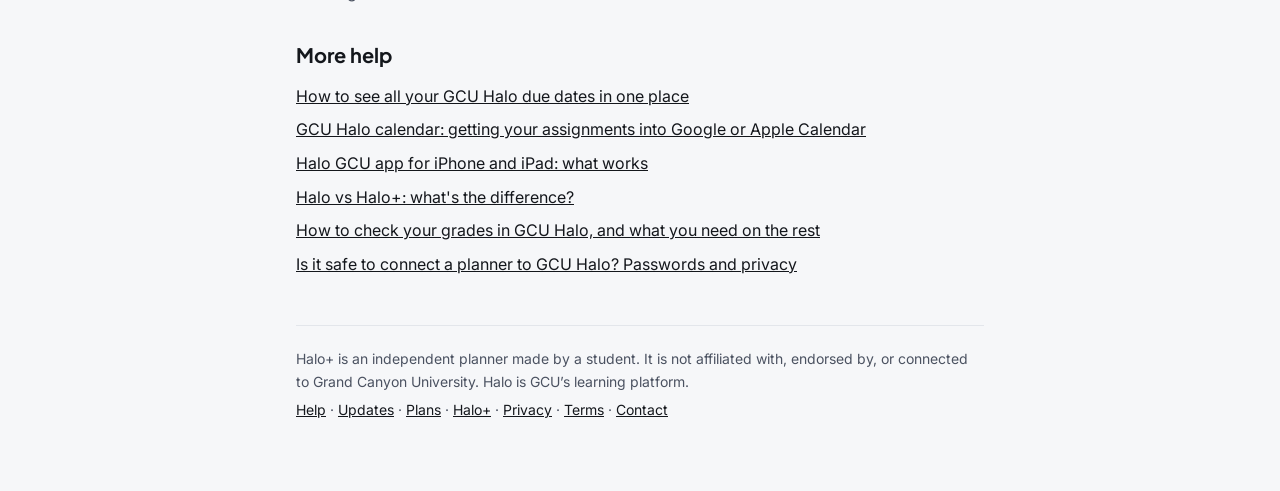
<file: help/halo-announcements/index.html>
<!doctype html>
<html lang="en">
<head>
<meta charset="utf-8" />
<meta name="viewport" content="width=device-width, initial-scale=1" />
<title>Halo announcements: how not to miss what your professor asks for · Halo+</title>
<meta name="description" content="At GCU, professors often put real requirements in Halo announcements. How to find them, what to look for, and how to keep up." />
<link rel="canonical" href="https://haloplus.app/help/halo-announcements/" />
<link rel="icon" href="/favicon.ico" sizes="16x16 32x32 48x48" />
<link rel="icon" href="/favicon.svg" type="image/svg+xml" />
<link rel="icon" href="/favicon-48.png" sizes="48x48" type="image/png" />
<link rel="icon" href="/favicon-96.png" sizes="96x96" type="image/png" />
<link rel="icon" href="/favicon-192.png" sizes="192x192" type="image/png" />
<meta property="og:type" content="article" />
<meta property="og:site_name" content="Halo+" />
<meta property="og:title" content="Halo announcements: how not to miss what your professor asks for" />
<meta property="og:description" content="At GCU, professors often put real requirements in Halo announcements. How to find them, what to look for, and how to keep up." />
<meta property="og:url" content="https://haloplus.app/help/halo-announcements/" />
<meta property="og:image" content="https://haloplus.app/og.png" />
<meta name="twitter:card" content="summary_large_image" />
<link rel="preconnect" href="https://fonts.googleapis.com" />
<link rel="preconnect" href="https://fonts.gstatic.com" crossorigin />
<link href="https://fonts.googleapis.com/css2?family=Inter:wght@400;600&family=Plus+Jakarta+Sans:wght@700;800&display=swap" rel="stylesheet" />
<style>:root{--bg:#f6f7f9;--card:#fff;--ink:#14171c;--ink-2:#4b5261;--line:#e3e6eb;--accent:#b8860b;--accent-soft:#fbf3dd}
@media(prefers-color-scheme:dark){:root{--bg:#0b0d10;--card:#14171c;--ink:#f2f4f7;--ink-2:#a9b0bc;--line:#262a31;--accent:#f0b941;--accent-soft:#2a2414}}
*{box-sizing:border-box}body{margin:0;background:var(--bg);color:var(--ink);font:16px/1.6 Inter,-apple-system,system-ui,sans-serif;-webkit-font-smoothing:antialiased}
.wrap{max-width:720px;margin:0 auto;padding:20px 16px 64px}
header.top{display:flex;align-items:center;justify-content:space-between;gap:12px;margin-bottom:28px}
.brand{font:800 18px/1 "Plus Jakarta Sans",Inter,sans-serif;color:var(--ink);text-decoration:none}.brand span{color:var(--accent)}
.cta{display:inline-block;padding:8px 14px;border-radius:999px;background:var(--accent);color:#14171c;font-weight:600;text-decoration:none;font-size:14px}
.crumb{font-size:14px;color:var(--ink-2);margin:0 0 6px}.crumb a{color:inherit}
h1{font:800 clamp(28px,6vw,38px)/1.15 "Plus Jakarta Sans",Inter,sans-serif;letter-spacing:-.02em;margin:0 0 16px}
h2{font:700 20px/1.3 "Plus Jakarta Sans",Inter,sans-serif;margin:36px 0 10px}
p,li,td,th{color:var(--ink-2)}b,strong,th[scope=row]{color:var(--ink)}a{color:var(--ink)}
.short{background:var(--card);border:1px solid var(--line);border-left:3px solid var(--accent);border-radius:12px;padding:16px 18px;color:var(--ink);font-size:17px}
.fits{background:var(--accent-soft);border-radius:12px;padding:16px 18px}.fits p{color:var(--ink);margin:0}
ol,ul{padding-left:22px}li{margin:6px 0}
table{width:100%;border-collapse:collapse;font-size:15px;display:block;overflow-x:auto}th,td{text-align:left;padding:8px 10px;border-bottom:1px solid var(--line);vertical-align:top}thead th{color:var(--ink)}
dl dt{font-weight:600;color:var(--ink);margin-top:18px}dl dd{margin:4px 0 0;color:var(--ink-2)}
.more{list-style:none;padding:0}.more li{margin:8px 0}
footer{margin-top:48px;padding-top:16px;border-top:1px solid var(--line);font-size:14px}footer p{margin:6px 0}</style>
<script type="application/ld+json">{"@context":"https://schema.org","@type":"SoftwareApplication","name":"Halo+","alternateName":"Halo Plus","url":"https://haloplus.app/","applicationCategory":"EducationalApplication","operatingSystem":"Web, iOS, Android","description":"A planner for GCU students that reads Halo: classes, assignments, grades and announcements on one screen that says what to do next. Independent, not affiliated with Grand Canyon University.","image":"https://haloplus.app/og.png","offers":[{"@type":"Offer","name":"Free","price":"0","priceCurrency":"USD"},{"@type":"Offer","name":"Free","price":"0","priceCurrency":"USD"},{"@type":"Offer","name":"Max","price":"0.99","priceCurrency":"USD"}]}</script>
<script type="application/ld+json">{"@context":"https://schema.org","@type":"FAQPage","mainEntity":[{"@type":"Question","name":"Why do GCU professors put requirements in announcements?","acceptedAnswer":{"@type":"Answer","text":"Courses are often built once and taught many times, so instructors use announcements to add their own expectations and changes for your section. The assignment page may not reflect them."}},{"@type":"Question","name":"How often should I check Halo announcements?","acceptedAnswer":{"@type":"Answer","text":"At least twice a week for every class, and always before you start a big assignment."}},{"@type":"Question","name":"Do I get notified about new announcements?","acceptedAnswer":{"@type":"Answer","text":"Halo shows notifications for new activity, but it is easy to miss them across several classes. Reading each class's announcements on a schedule is the safe habit."}}]}</script>
<script type="application/ld+json">{"@context":"https://schema.org","@type":"BreadcrumbList","itemListElement":[{"@type":"ListItem","position":1,"name":"Halo+","item":"https://haloplus.app/"},{"@type":"ListItem","position":2,"name":"Help","item":"https://haloplus.app/help/"},{"@type":"ListItem","position":3,"name":"Halo announcements: how not to miss what your professor asks for","item":"https://haloplus.app/help/halo-announcements/"}]}</script>
</head>
<body>
<div class="wrap">
<header class="top"><a class="brand" href="/">Halo<span>+</span></a><a class="cta" href="/#/start">Try it now</a></header>
<main>
<p class="crumb"><a href="/help/">Help for GCU Halo</a></p>
<h1>Halo announcements: how not to miss what your professor asks for</h1>
<p class="short">In a lot of GCU classes, the real instructions are in the announcements: a changed due date, a required format, something to bring to class. Read every announcement in every class at least twice a week, and whenever one asks you to do something, write it onto the assignment it is about so you see it when you start the work.</p>
<h2>Where announcements are in Halo</h2>
<p>Each class in Halo has its own announcements. Open the class and look for the announcements area, and keep an eye on Halo's notifications, which flag new ones. Announcements are per class, so checking one class tells you nothing about the others.</p>
<h2>What to look for in each one</h2>
<ul>
<li><b>Dates</b>: anything moved earlier or later, extra due dates, in-person days.</li>
<li><b>Requirements</b>: "must", "required", "make sure", "do not". Word counts, file types, APA format, number of sources.</li>
<li><b>Things to bring or buy</b>: lab goggles, a calculator, a printed copy.</li>
<li><b>Changes to grading</b>: a rubric update, extra credit, a dropped assignment.</li>
</ul>
<p>When you find one, put it on the assignment itself, not just in your head: a note in your planner, a comment in your calendar event, a sticky note. The time you need it is when you start the work, which may be a week after you read the announcement.</p>
<h2>A routine that works</h2>
<p>Twice a week, say Monday and Thursday, open every class's announcements and read anything new. It takes five minutes, and it's the habit that saves the most points.</p>
<h2>Where Halo+ fits</h2>
<div class="fits"><p>Halo+ reads every announcement in every class for you. When one asks for something (a moved date, a format, a thing to bring), it puts that on the assignment it's about, in your professor's own words, and flags it on your Now screen. On Free you're told when an announcement changed a due date or added a step, not what it changed to; the reading is part of Max ($0.99 a month), and the free Max every new account gets (7 days of use) includes it.</p></div>
<h2>Questions</h2>
<dl>
<dt>Why do GCU professors put requirements in announcements?</dt><dd>Courses are often built once and taught many times, so instructors use announcements to add their own expectations and changes for your section. The assignment page may not reflect them.</dd>
<dt>How often should I check Halo announcements?</dt><dd>At least twice a week for every class, and always before you start a big assignment.</dd>
<dt>Do I get notified about new announcements?</dt><dd>Halo shows notifications for new activity, but it is easy to miss them across several classes. Reading each class's announcements on a schedule is the safe habit.</dd>
</dl>
<h2>More help</h2>
<ul class="more">
<li><a href="/help/gcu-halo-due-dates/">How to see all your GCU Halo due dates in one place</a></li>
<li><a href="/help/halo-calendar-export/">GCU Halo calendar: getting your assignments into Google or Apple Calendar</a></li>
<li><a href="/help/halo-app-iphone-ipad/">Halo GCU app for iPhone and iPad: what works</a></li>
<li><a href="/help/halo-vs-halo-plus/">Halo vs Halo+: what's the difference?</a></li>
<li><a href="/help/halo-grades/">How to check your grades in GCU Halo, and what you need on the rest</a></li>
<li><a href="/help/is-halo-plus-safe/">Is it safe to connect a planner to GCU Halo? Passwords and privacy</a></li>
</ul>
</main>
<footer>
<p>Halo+ is an independent planner made by a student. It is not affiliated with, endorsed by, or connected to Grand Canyon University. Halo is GCU’s learning platform.</p>
<p><a href="/help/">Help</a> · <a href="/updates/">Updates</a> · <a href="/plans/">Plans</a> · <a href="/">Halo+</a> · <a href="/privacy.html">Privacy</a> · <a href="/terms.html">Terms</a> · <a href="mailto:richards.georger@gmail.com?subject=Halo%2B">Contact</a></p>
</footer>
</div>
</body>
</html>
</file>
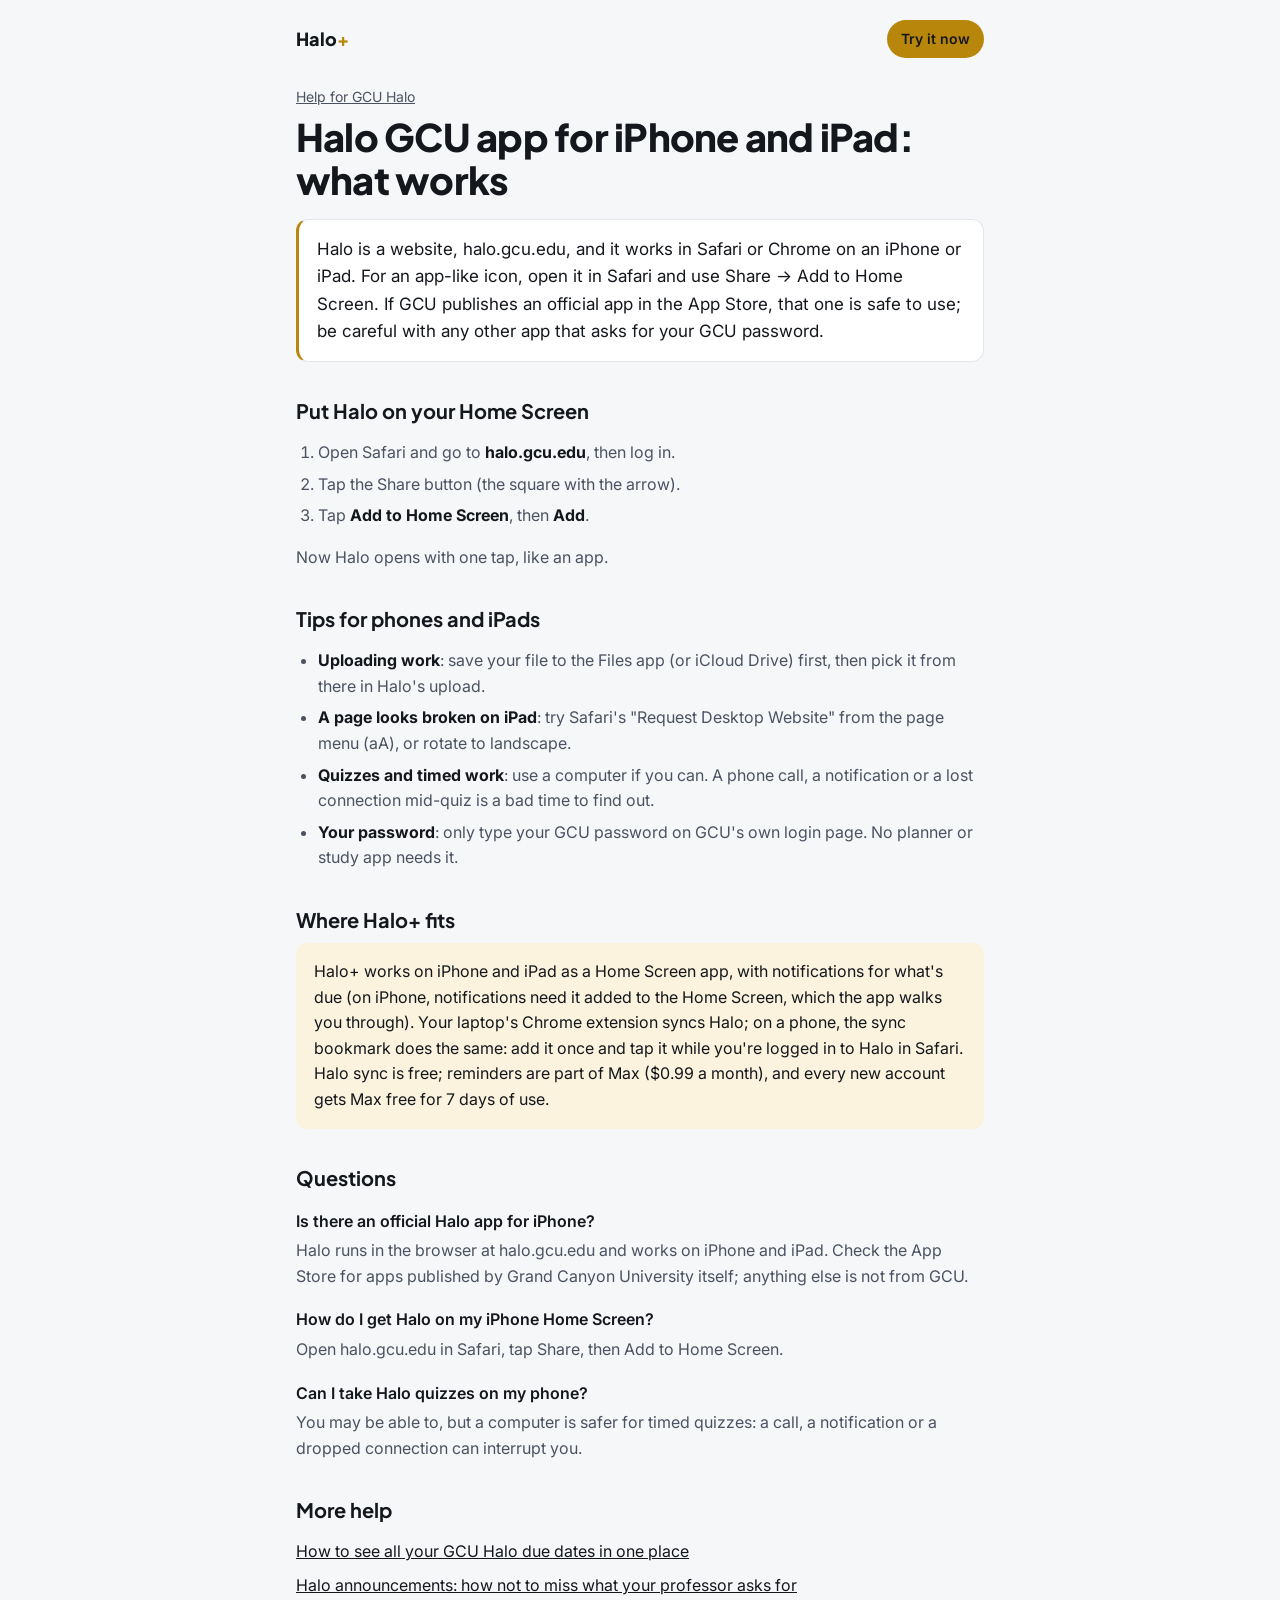
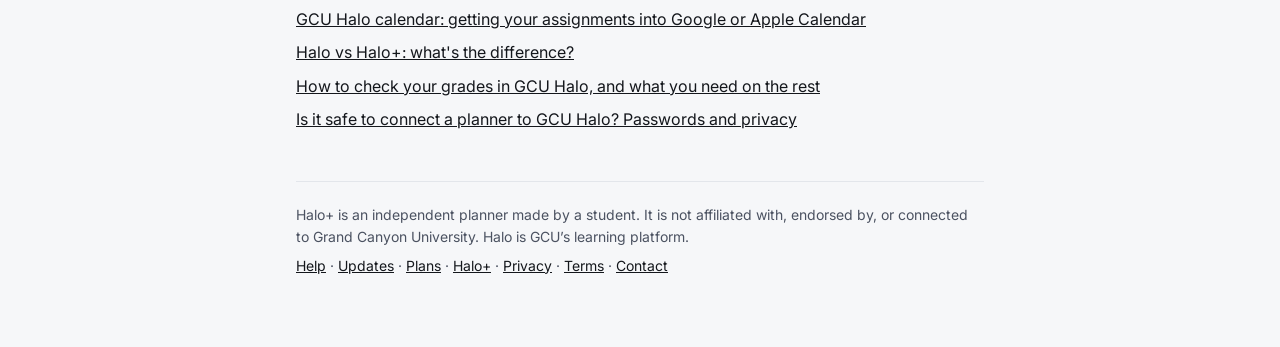
<file: help/halo-app-iphone-ipad/index.html>
<!doctype html>
<html lang="en">
<head>
<meta charset="utf-8" />
<meta name="viewport" content="width=device-width, initial-scale=1" />
<title>Halo GCU app for iPhone and iPad: what works · Halo+</title>
<meta name="description" content="Using GCU Halo on an iPhone or iPad: the browser, adding Halo to your Home Screen, uploading files, and which apps to be careful with." />
<link rel="canonical" href="https://haloplus.app/help/halo-app-iphone-ipad/" />
<link rel="icon" href="/favicon.ico" sizes="16x16 32x32 48x48" />
<link rel="icon" href="/favicon.svg" type="image/svg+xml" />
<link rel="icon" href="/favicon-48.png" sizes="48x48" type="image/png" />
<link rel="icon" href="/favicon-96.png" sizes="96x96" type="image/png" />
<link rel="icon" href="/favicon-192.png" sizes="192x192" type="image/png" />
<meta property="og:type" content="article" />
<meta property="og:site_name" content="Halo+" />
<meta property="og:title" content="Halo GCU app for iPhone and iPad: what works" />
<meta property="og:description" content="Using GCU Halo on an iPhone or iPad: the browser, adding Halo to your Home Screen, uploading files, and which apps to be careful with." />
<meta property="og:url" content="https://haloplus.app/help/halo-app-iphone-ipad/" />
<meta property="og:image" content="https://haloplus.app/og.png" />
<meta name="twitter:card" content="summary_large_image" />
<link rel="preconnect" href="https://fonts.googleapis.com" />
<link rel="preconnect" href="https://fonts.gstatic.com" crossorigin />
<link href="https://fonts.googleapis.com/css2?family=Inter:wght@400;600&family=Plus+Jakarta+Sans:wght@700;800&display=swap" rel="stylesheet" />
<style>:root{--bg:#f6f7f9;--card:#fff;--ink:#14171c;--ink-2:#4b5261;--line:#e3e6eb;--accent:#b8860b;--accent-soft:#fbf3dd}
@media(prefers-color-scheme:dark){:root{--bg:#0b0d10;--card:#14171c;--ink:#f2f4f7;--ink-2:#a9b0bc;--line:#262a31;--accent:#f0b941;--accent-soft:#2a2414}}
*{box-sizing:border-box}body{margin:0;background:var(--bg);color:var(--ink);font:16px/1.6 Inter,-apple-system,system-ui,sans-serif;-webkit-font-smoothing:antialiased}
.wrap{max-width:720px;margin:0 auto;padding:20px 16px 64px}
header.top{display:flex;align-items:center;justify-content:space-between;gap:12px;margin-bottom:28px}
.brand{font:800 18px/1 "Plus Jakarta Sans",Inter,sans-serif;color:var(--ink);text-decoration:none}.brand span{color:var(--accent)}
.cta{display:inline-block;padding:8px 14px;border-radius:999px;background:var(--accent);color:#14171c;font-weight:600;text-decoration:none;font-size:14px}
.crumb{font-size:14px;color:var(--ink-2);margin:0 0 6px}.crumb a{color:inherit}
h1{font:800 clamp(28px,6vw,38px)/1.15 "Plus Jakarta Sans",Inter,sans-serif;letter-spacing:-.02em;margin:0 0 16px}
h2{font:700 20px/1.3 "Plus Jakarta Sans",Inter,sans-serif;margin:36px 0 10px}
p,li,td,th{color:var(--ink-2)}b,strong,th[scope=row]{color:var(--ink)}a{color:var(--ink)}
.short{background:var(--card);border:1px solid var(--line);border-left:3px solid var(--accent);border-radius:12px;padding:16px 18px;color:var(--ink);font-size:17px}
.fits{background:var(--accent-soft);border-radius:12px;padding:16px 18px}.fits p{color:var(--ink);margin:0}
ol,ul{padding-left:22px}li{margin:6px 0}
table{width:100%;border-collapse:collapse;font-size:15px;display:block;overflow-x:auto}th,td{text-align:left;padding:8px 10px;border-bottom:1px solid var(--line);vertical-align:top}thead th{color:var(--ink)}
dl dt{font-weight:600;color:var(--ink);margin-top:18px}dl dd{margin:4px 0 0;color:var(--ink-2)}
.more{list-style:none;padding:0}.more li{margin:8px 0}
footer{margin-top:48px;padding-top:16px;border-top:1px solid var(--line);font-size:14px}footer p{margin:6px 0}</style>
<script type="application/ld+json">{"@context":"https://schema.org","@type":"SoftwareApplication","name":"Halo+","alternateName":"Halo Plus","url":"https://haloplus.app/","applicationCategory":"EducationalApplication","operatingSystem":"Web, iOS, Android","description":"A planner for GCU students that reads Halo: classes, assignments, grades and announcements on one screen that says what to do next. Independent, not affiliated with Grand Canyon University.","image":"https://haloplus.app/og.png","offers":[{"@type":"Offer","name":"Free","price":"0","priceCurrency":"USD"},{"@type":"Offer","name":"Free","price":"0","priceCurrency":"USD"},{"@type":"Offer","name":"Max","price":"0.99","priceCurrency":"USD"}]}</script>
<script type="application/ld+json">{"@context":"https://schema.org","@type":"FAQPage","mainEntity":[{"@type":"Question","name":"Is there an official Halo app for iPhone?","acceptedAnswer":{"@type":"Answer","text":"Halo runs in the browser at halo.gcu.edu and works on iPhone and iPad. Check the App Store for apps published by Grand Canyon University itself; anything else is not from GCU."}},{"@type":"Question","name":"How do I get Halo on my iPhone Home Screen?","acceptedAnswer":{"@type":"Answer","text":"Open halo.gcu.edu in Safari, tap Share, then Add to Home Screen."}},{"@type":"Question","name":"Can I take Halo quizzes on my phone?","acceptedAnswer":{"@type":"Answer","text":"You may be able to, but a computer is safer for timed quizzes: a call, a notification or a dropped connection can interrupt you."}}]}</script>
<script type="application/ld+json">{"@context":"https://schema.org","@type":"BreadcrumbList","itemListElement":[{"@type":"ListItem","position":1,"name":"Halo+","item":"https://haloplus.app/"},{"@type":"ListItem","position":2,"name":"Help","item":"https://haloplus.app/help/"},{"@type":"ListItem","position":3,"name":"Halo GCU app for iPhone and iPad: what works","item":"https://haloplus.app/help/halo-app-iphone-ipad/"}]}</script>
</head>
<body>
<div class="wrap">
<header class="top"><a class="brand" href="/">Halo<span>+</span></a><a class="cta" href="/#/start">Try it now</a></header>
<main>
<p class="crumb"><a href="/help/">Help for GCU Halo</a></p>
<h1>Halo GCU app for iPhone and iPad: what works</h1>
<p class="short">Halo is a website, halo.gcu.edu, and it works in Safari or Chrome on an iPhone or iPad. For an app-like icon, open it in Safari and use Share → Add to Home Screen. If GCU publishes an official app in the App Store, that one is safe to use; be careful with any other app that asks for your GCU password.</p>
<h2>Put Halo on your Home Screen</h2>
<ol>
<li>Open Safari and go to <b>halo.gcu.edu</b>, then log in.</li>
<li>Tap the Share button (the square with the arrow).</li>
<li>Tap <b>Add to Home Screen</b>, then <b>Add</b>.</li>
</ol>
<p>Now Halo opens with one tap, like an app.</p>
<h2>Tips for phones and iPads</h2>
<ul>
<li><b>Uploading work</b>: save your file to the Files app (or iCloud Drive) first, then pick it from there in Halo's upload.</li>
<li><b>A page looks broken on iPad</b>: try Safari's "Request Desktop Website" from the page menu (aA), or rotate to landscape.</li>
<li><b>Quizzes and timed work</b>: use a computer if you can. A phone call, a notification or a lost connection mid-quiz is a bad time to find out.</li>
<li><b>Your password</b>: only type your GCU password on GCU's own login page. No planner or study app needs it.</li>
</ul>
<h2>Where Halo+ fits</h2>
<div class="fits"><p>Halo+ works on iPhone and iPad as a Home Screen app, with notifications for what's due (on iPhone, notifications need it added to the Home Screen, which the app walks you through). Your laptop's Chrome extension syncs Halo; on a phone, the sync bookmark does the same: add it once and tap it while you're logged in to Halo in Safari. Halo sync is free; reminders are part of Max ($0.99 a month), and every new account gets Max free for 7 days of use.</p></div>
<h2>Questions</h2>
<dl>
<dt>Is there an official Halo app for iPhone?</dt><dd>Halo runs in the browser at halo.gcu.edu and works on iPhone and iPad. Check the App Store for apps published by Grand Canyon University itself; anything else is not from GCU.</dd>
<dt>How do I get Halo on my iPhone Home Screen?</dt><dd>Open halo.gcu.edu in Safari, tap Share, then Add to Home Screen.</dd>
<dt>Can I take Halo quizzes on my phone?</dt><dd>You may be able to, but a computer is safer for timed quizzes: a call, a notification or a dropped connection can interrupt you.</dd>
</dl>
<h2>More help</h2>
<ul class="more">
<li><a href="/help/gcu-halo-due-dates/">How to see all your GCU Halo due dates in one place</a></li>
<li><a href="/help/halo-announcements/">Halo announcements: how not to miss what your professor asks for</a></li>
<li><a href="/help/halo-calendar-export/">GCU Halo calendar: getting your assignments into Google or Apple Calendar</a></li>
<li><a href="/help/halo-vs-halo-plus/">Halo vs Halo+: what's the difference?</a></li>
<li><a href="/help/halo-grades/">How to check your grades in GCU Halo, and what you need on the rest</a></li>
<li><a href="/help/is-halo-plus-safe/">Is it safe to connect a planner to GCU Halo? Passwords and privacy</a></li>
</ul>
</main>
<footer>
<p>Halo+ is an independent planner made by a student. It is not affiliated with, endorsed by, or connected to Grand Canyon University. Halo is GCU’s learning platform.</p>
<p><a href="/help/">Help</a> · <a href="/updates/">Updates</a> · <a href="/plans/">Plans</a> · <a href="/">Halo+</a> · <a href="/privacy.html">Privacy</a> · <a href="/terms.html">Terms</a> · <a href="mailto:richards.georger@gmail.com?subject=Halo%2B">Contact</a></p>
</footer>
</div>
</body>
</html>
</file>
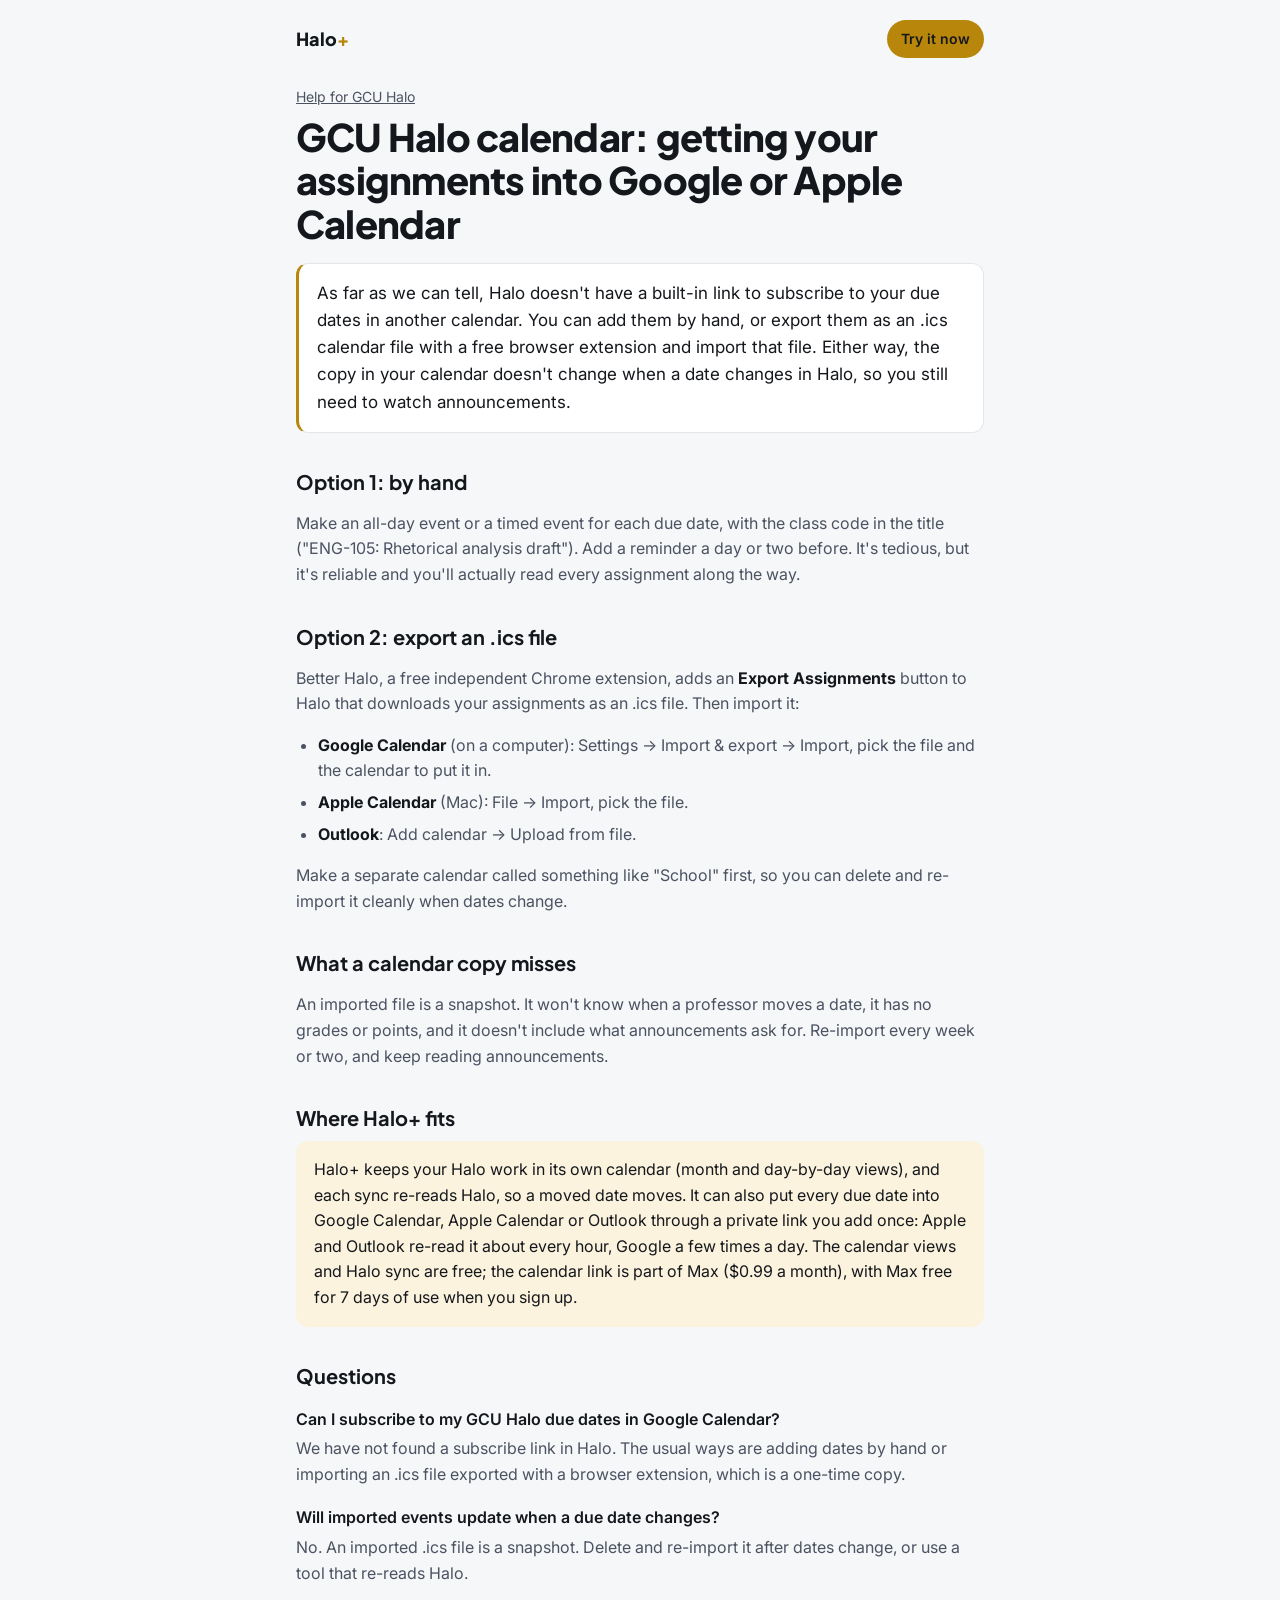
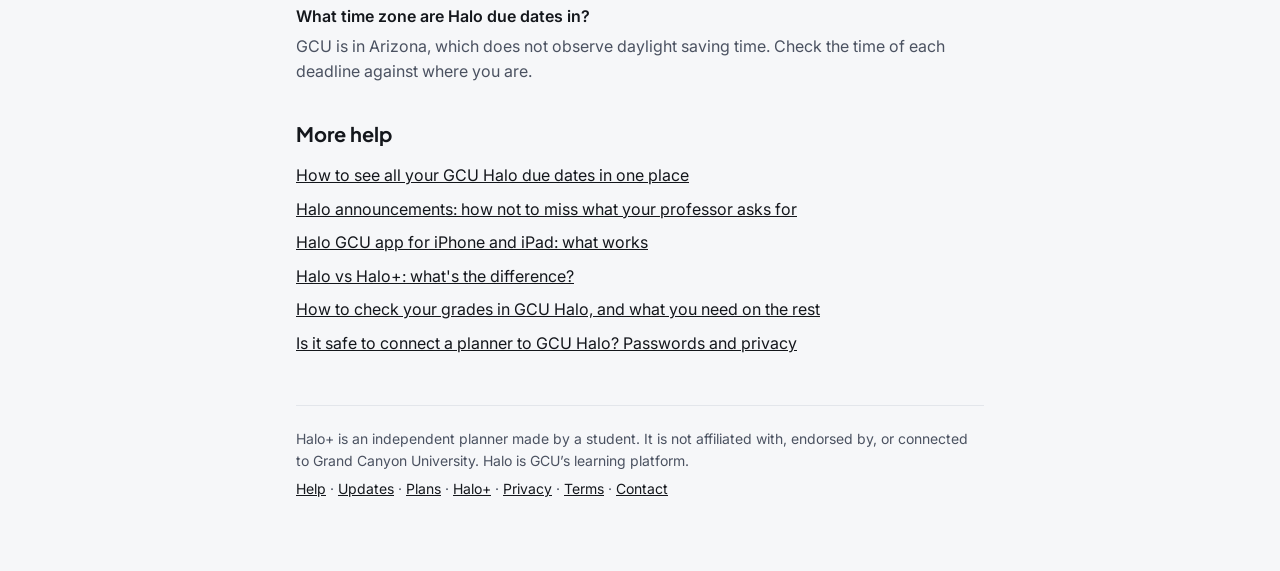
<file: help/halo-calendar-export/index.html>
<!doctype html>
<html lang="en">
<head>
<meta charset="utf-8" />
<meta name="viewport" content="width=device-width, initial-scale=1" />
<title>GCU Halo calendar: getting your assignments into Google or Apple Calendar · Halo+</title>
<meta name="description" content="How to get GCU Halo due dates into Google Calendar, Apple Calendar or Outlook: by hand, with an .ics export, and what each way misses." />
<link rel="canonical" href="https://haloplus.app/help/halo-calendar-export/" />
<link rel="icon" href="/favicon.ico" sizes="16x16 32x32 48x48" />
<link rel="icon" href="/favicon.svg" type="image/svg+xml" />
<link rel="icon" href="/favicon-48.png" sizes="48x48" type="image/png" />
<link rel="icon" href="/favicon-96.png" sizes="96x96" type="image/png" />
<link rel="icon" href="/favicon-192.png" sizes="192x192" type="image/png" />
<meta property="og:type" content="article" />
<meta property="og:site_name" content="Halo+" />
<meta property="og:title" content="GCU Halo calendar: getting your assignments into Google or Apple Calendar" />
<meta property="og:description" content="How to get GCU Halo due dates into Google Calendar, Apple Calendar or Outlook: by hand, with an .ics export, and what each way misses." />
<meta property="og:url" content="https://haloplus.app/help/halo-calendar-export/" />
<meta property="og:image" content="https://haloplus.app/og.png" />
<meta name="twitter:card" content="summary_large_image" />
<link rel="preconnect" href="https://fonts.googleapis.com" />
<link rel="preconnect" href="https://fonts.gstatic.com" crossorigin />
<link href="https://fonts.googleapis.com/css2?family=Inter:wght@400;600&family=Plus+Jakarta+Sans:wght@700;800&display=swap" rel="stylesheet" />
<style>:root{--bg:#f6f7f9;--card:#fff;--ink:#14171c;--ink-2:#4b5261;--line:#e3e6eb;--accent:#b8860b;--accent-soft:#fbf3dd}
@media(prefers-color-scheme:dark){:root{--bg:#0b0d10;--card:#14171c;--ink:#f2f4f7;--ink-2:#a9b0bc;--line:#262a31;--accent:#f0b941;--accent-soft:#2a2414}}
*{box-sizing:border-box}body{margin:0;background:var(--bg);color:var(--ink);font:16px/1.6 Inter,-apple-system,system-ui,sans-serif;-webkit-font-smoothing:antialiased}
.wrap{max-width:720px;margin:0 auto;padding:20px 16px 64px}
header.top{display:flex;align-items:center;justify-content:space-between;gap:12px;margin-bottom:28px}
.brand{font:800 18px/1 "Plus Jakarta Sans",Inter,sans-serif;color:var(--ink);text-decoration:none}.brand span{color:var(--accent)}
.cta{display:inline-block;padding:8px 14px;border-radius:999px;background:var(--accent);color:#14171c;font-weight:600;text-decoration:none;font-size:14px}
.crumb{font-size:14px;color:var(--ink-2);margin:0 0 6px}.crumb a{color:inherit}
h1{font:800 clamp(28px,6vw,38px)/1.15 "Plus Jakarta Sans",Inter,sans-serif;letter-spacing:-.02em;margin:0 0 16px}
h2{font:700 20px/1.3 "Plus Jakarta Sans",Inter,sans-serif;margin:36px 0 10px}
p,li,td,th{color:var(--ink-2)}b,strong,th[scope=row]{color:var(--ink)}a{color:var(--ink)}
.short{background:var(--card);border:1px solid var(--line);border-left:3px solid var(--accent);border-radius:12px;padding:16px 18px;color:var(--ink);font-size:17px}
.fits{background:var(--accent-soft);border-radius:12px;padding:16px 18px}.fits p{color:var(--ink);margin:0}
ol,ul{padding-left:22px}li{margin:6px 0}
table{width:100%;border-collapse:collapse;font-size:15px;display:block;overflow-x:auto}th,td{text-align:left;padding:8px 10px;border-bottom:1px solid var(--line);vertical-align:top}thead th{color:var(--ink)}
dl dt{font-weight:600;color:var(--ink);margin-top:18px}dl dd{margin:4px 0 0;color:var(--ink-2)}
.more{list-style:none;padding:0}.more li{margin:8px 0}
footer{margin-top:48px;padding-top:16px;border-top:1px solid var(--line);font-size:14px}footer p{margin:6px 0}</style>
<script type="application/ld+json">{"@context":"https://schema.org","@type":"SoftwareApplication","name":"Halo+","alternateName":"Halo Plus","url":"https://haloplus.app/","applicationCategory":"EducationalApplication","operatingSystem":"Web, iOS, Android","description":"A planner for GCU students that reads Halo: classes, assignments, grades and announcements on one screen that says what to do next. Independent, not affiliated with Grand Canyon University.","image":"https://haloplus.app/og.png","offers":[{"@type":"Offer","name":"Free","price":"0","priceCurrency":"USD"},{"@type":"Offer","name":"Free","price":"0","priceCurrency":"USD"},{"@type":"Offer","name":"Max","price":"0.99","priceCurrency":"USD"}]}</script>
<script type="application/ld+json">{"@context":"https://schema.org","@type":"FAQPage","mainEntity":[{"@type":"Question","name":"Can I subscribe to my GCU Halo due dates in Google Calendar?","acceptedAnswer":{"@type":"Answer","text":"We have not found a subscribe link in Halo. The usual ways are adding dates by hand or importing an .ics file exported with a browser extension, which is a one-time copy."}},{"@type":"Question","name":"Will imported events update when a due date changes?","acceptedAnswer":{"@type":"Answer","text":"No. An imported .ics file is a snapshot. Delete and re-import it after dates change, or use a tool that re-reads Halo."}},{"@type":"Question","name":"What time zone are Halo due dates in?","acceptedAnswer":{"@type":"Answer","text":"GCU is in Arizona, which does not observe daylight saving time. Check the time of each deadline against where you are."}}]}</script>
<script type="application/ld+json">{"@context":"https://schema.org","@type":"BreadcrumbList","itemListElement":[{"@type":"ListItem","position":1,"name":"Halo+","item":"https://haloplus.app/"},{"@type":"ListItem","position":2,"name":"Help","item":"https://haloplus.app/help/"},{"@type":"ListItem","position":3,"name":"GCU Halo calendar: getting your assignments into Google or Apple Calendar","item":"https://haloplus.app/help/halo-calendar-export/"}]}</script>
</head>
<body>
<div class="wrap">
<header class="top"><a class="brand" href="/">Halo<span>+</span></a><a class="cta" href="/#/start">Try it now</a></header>
<main>
<p class="crumb"><a href="/help/">Help for GCU Halo</a></p>
<h1>GCU Halo calendar: getting your assignments into Google or Apple Calendar</h1>
<p class="short">As far as we can tell, Halo doesn't have a built-in link to subscribe to your due dates in another calendar. You can add them by hand, or export them as an .ics calendar file with a free browser extension and import that file. Either way, the copy in your calendar doesn't change when a date changes in Halo, so you still need to watch announcements.</p>
<h2>Option 1: by hand</h2>
<p>Make an all-day event or a timed event for each due date, with the class code in the title ("ENG-105: Rhetorical analysis draft"). Add a reminder a day or two before. It's tedious, but it's reliable and you'll actually read every assignment along the way.</p>
<h2>Option 2: export an .ics file</h2>
<p>Better Halo, a free independent Chrome extension, adds an <b>Export Assignments</b> button to Halo that downloads your assignments as an .ics file. Then import it:</p>
<ul>
<li><b>Google Calendar</b> (on a computer): Settings → Import &amp; export → Import, pick the file and the calendar to put it in.</li>
<li><b>Apple Calendar</b> (Mac): File → Import, pick the file.</li>
<li><b>Outlook</b>: Add calendar → Upload from file.</li>
</ul>
<p>Make a separate calendar called something like "School" first, so you can delete and re-import it cleanly when dates change.</p>
<h2>What a calendar copy misses</h2>
<p>An imported file is a snapshot. It won't know when a professor moves a date, it has no grades or points, and it doesn't include what announcements ask for. Re-import every week or two, and keep reading announcements.</p>
<h2>Where Halo+ fits</h2>
<div class="fits"><p>Halo+ keeps your Halo work in its own calendar (month and day-by-day views), and each sync re-reads Halo, so a moved date moves. It can also put every due date into Google Calendar, Apple Calendar or Outlook through a private link you add once: Apple and Outlook re-read it about every hour, Google a few times a day. The calendar views and Halo sync are free; the calendar link is part of Max ($0.99 a month), with Max free for 7 days of use when you sign up.</p></div>
<h2>Questions</h2>
<dl>
<dt>Can I subscribe to my GCU Halo due dates in Google Calendar?</dt><dd>We have not found a subscribe link in Halo. The usual ways are adding dates by hand or importing an .ics file exported with a browser extension, which is a one-time copy.</dd>
<dt>Will imported events update when a due date changes?</dt><dd>No. An imported .ics file is a snapshot. Delete and re-import it after dates change, or use a tool that re-reads Halo.</dd>
<dt>What time zone are Halo due dates in?</dt><dd>GCU is in Arizona, which does not observe daylight saving time. Check the time of each deadline against where you are.</dd>
</dl>
<h2>More help</h2>
<ul class="more">
<li><a href="/help/gcu-halo-due-dates/">How to see all your GCU Halo due dates in one place</a></li>
<li><a href="/help/halo-announcements/">Halo announcements: how not to miss what your professor asks for</a></li>
<li><a href="/help/halo-app-iphone-ipad/">Halo GCU app for iPhone and iPad: what works</a></li>
<li><a href="/help/halo-vs-halo-plus/">Halo vs Halo+: what's the difference?</a></li>
<li><a href="/help/halo-grades/">How to check your grades in GCU Halo, and what you need on the rest</a></li>
<li><a href="/help/is-halo-plus-safe/">Is it safe to connect a planner to GCU Halo? Passwords and privacy</a></li>
</ul>
</main>
<footer>
<p>Halo+ is an independent planner made by a student. It is not affiliated with, endorsed by, or connected to Grand Canyon University. Halo is GCU’s learning platform.</p>
<p><a href="/help/">Help</a> · <a href="/updates/">Updates</a> · <a href="/plans/">Plans</a> · <a href="/">Halo+</a> · <a href="/privacy.html">Privacy</a> · <a href="/terms.html">Terms</a> · <a href="mailto:richards.georger@gmail.com?subject=Halo%2B">Contact</a></p>
</footer>
</div>
</body>
</html>
</file>
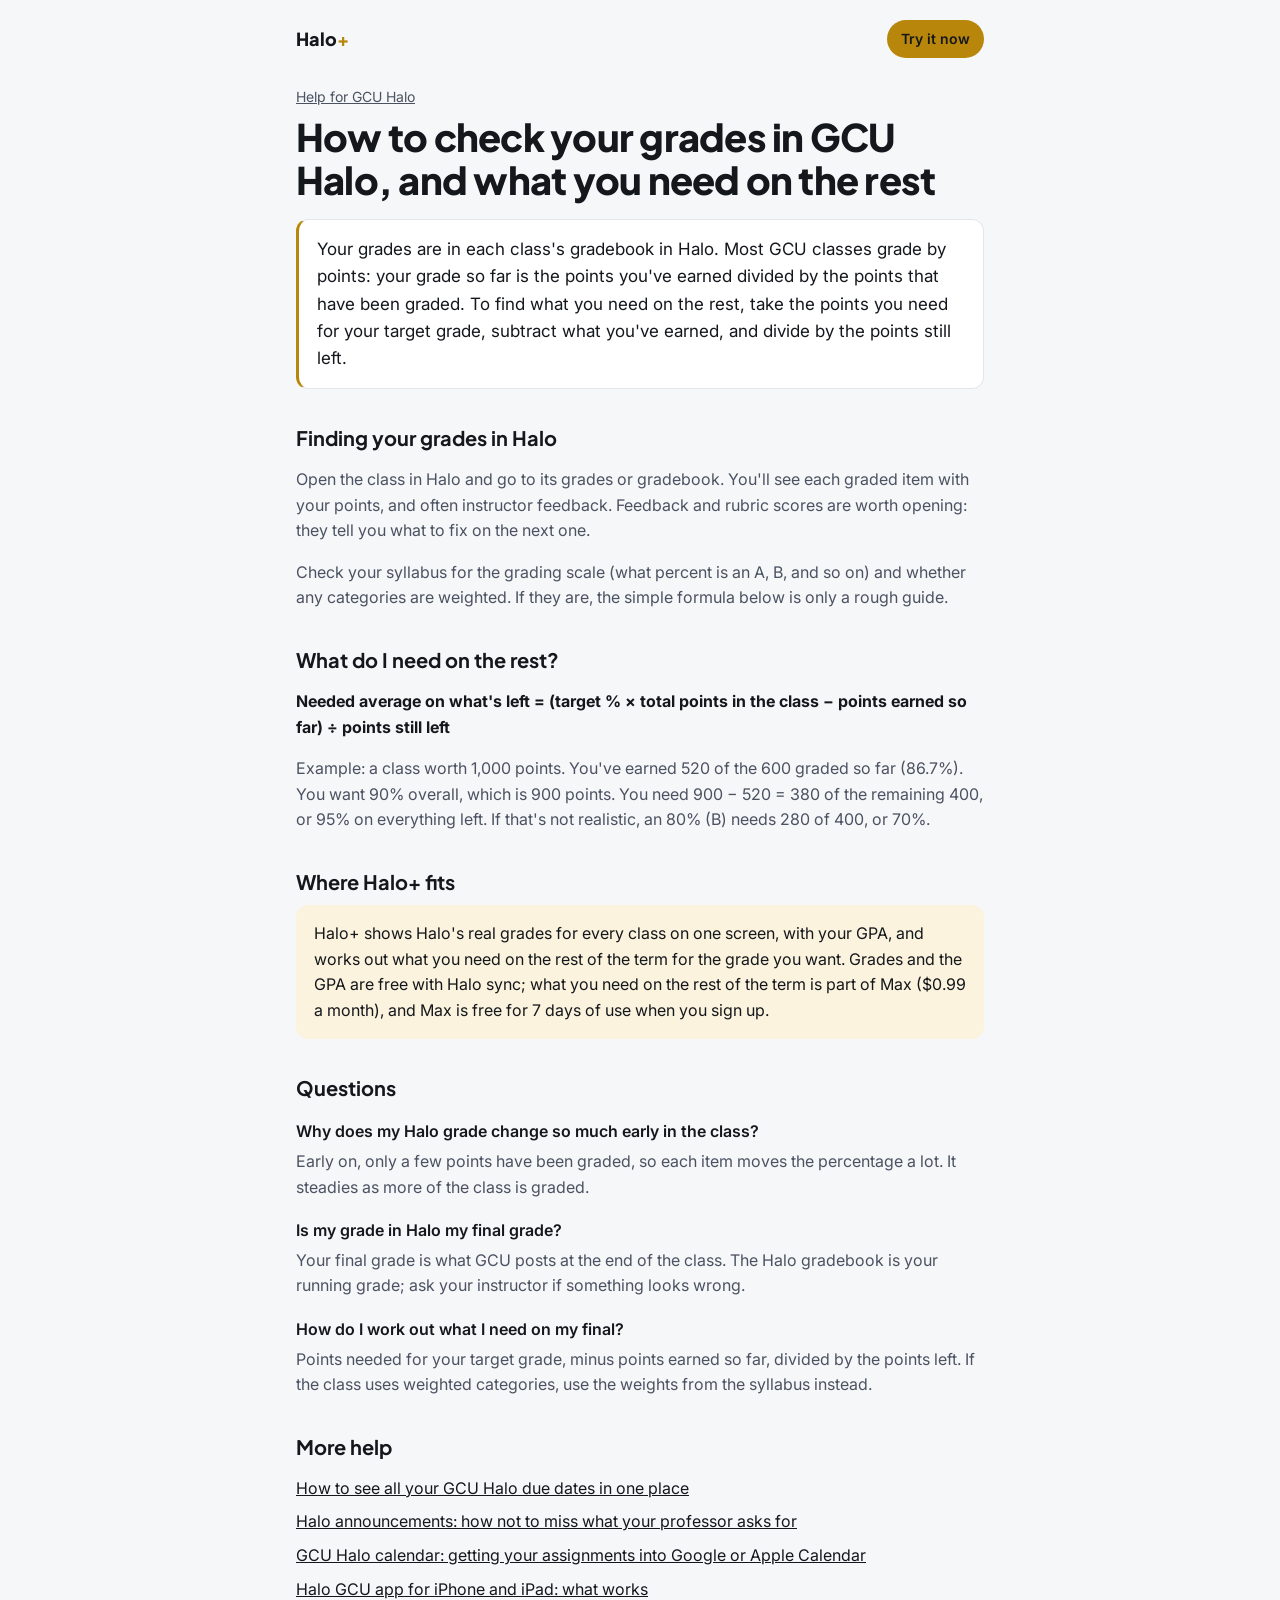
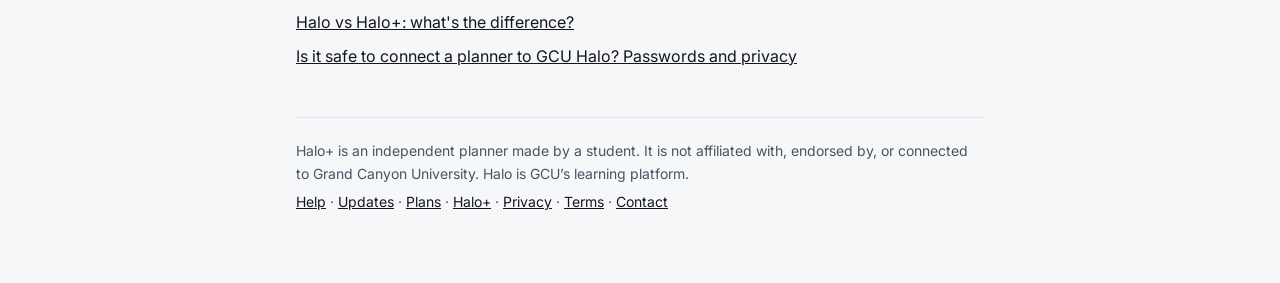
<file: help/halo-grades/index.html>
<!doctype html>
<html lang="en">
<head>
<meta charset="utf-8" />
<meta name="viewport" content="width=device-width, initial-scale=1" />
<title>How to check your grades in GCU Halo, and what you need on the rest · Halo+</title>
<meta name="description" content="Where your grades are in GCU Halo, how points-based grades work, and a simple formula for what you need on the rest of the class." />
<link rel="canonical" href="https://haloplus.app/help/halo-grades/" />
<link rel="icon" href="/favicon.ico" sizes="16x16 32x32 48x48" />
<link rel="icon" href="/favicon.svg" type="image/svg+xml" />
<link rel="icon" href="/favicon-48.png" sizes="48x48" type="image/png" />
<link rel="icon" href="/favicon-96.png" sizes="96x96" type="image/png" />
<link rel="icon" href="/favicon-192.png" sizes="192x192" type="image/png" />
<meta property="og:type" content="article" />
<meta property="og:site_name" content="Halo+" />
<meta property="og:title" content="How to check your grades in GCU Halo, and what you need on the rest" />
<meta property="og:description" content="Where your grades are in GCU Halo, how points-based grades work, and a simple formula for what you need on the rest of the class." />
<meta property="og:url" content="https://haloplus.app/help/halo-grades/" />
<meta property="og:image" content="https://haloplus.app/og.png" />
<meta name="twitter:card" content="summary_large_image" />
<link rel="preconnect" href="https://fonts.googleapis.com" />
<link rel="preconnect" href="https://fonts.gstatic.com" crossorigin />
<link href="https://fonts.googleapis.com/css2?family=Inter:wght@400;600&family=Plus+Jakarta+Sans:wght@700;800&display=swap" rel="stylesheet" />
<style>:root{--bg:#f6f7f9;--card:#fff;--ink:#14171c;--ink-2:#4b5261;--line:#e3e6eb;--accent:#b8860b;--accent-soft:#fbf3dd}
@media(prefers-color-scheme:dark){:root{--bg:#0b0d10;--card:#14171c;--ink:#f2f4f7;--ink-2:#a9b0bc;--line:#262a31;--accent:#f0b941;--accent-soft:#2a2414}}
*{box-sizing:border-box}body{margin:0;background:var(--bg);color:var(--ink);font:16px/1.6 Inter,-apple-system,system-ui,sans-serif;-webkit-font-smoothing:antialiased}
.wrap{max-width:720px;margin:0 auto;padding:20px 16px 64px}
header.top{display:flex;align-items:center;justify-content:space-between;gap:12px;margin-bottom:28px}
.brand{font:800 18px/1 "Plus Jakarta Sans",Inter,sans-serif;color:var(--ink);text-decoration:none}.brand span{color:var(--accent)}
.cta{display:inline-block;padding:8px 14px;border-radius:999px;background:var(--accent);color:#14171c;font-weight:600;text-decoration:none;font-size:14px}
.crumb{font-size:14px;color:var(--ink-2);margin:0 0 6px}.crumb a{color:inherit}
h1{font:800 clamp(28px,6vw,38px)/1.15 "Plus Jakarta Sans",Inter,sans-serif;letter-spacing:-.02em;margin:0 0 16px}
h2{font:700 20px/1.3 "Plus Jakarta Sans",Inter,sans-serif;margin:36px 0 10px}
p,li,td,th{color:var(--ink-2)}b,strong,th[scope=row]{color:var(--ink)}a{color:var(--ink)}
.short{background:var(--card);border:1px solid var(--line);border-left:3px solid var(--accent);border-radius:12px;padding:16px 18px;color:var(--ink);font-size:17px}
.fits{background:var(--accent-soft);border-radius:12px;padding:16px 18px}.fits p{color:var(--ink);margin:0}
ol,ul{padding-left:22px}li{margin:6px 0}
table{width:100%;border-collapse:collapse;font-size:15px;display:block;overflow-x:auto}th,td{text-align:left;padding:8px 10px;border-bottom:1px solid var(--line);vertical-align:top}thead th{color:var(--ink)}
dl dt{font-weight:600;color:var(--ink);margin-top:18px}dl dd{margin:4px 0 0;color:var(--ink-2)}
.more{list-style:none;padding:0}.more li{margin:8px 0}
footer{margin-top:48px;padding-top:16px;border-top:1px solid var(--line);font-size:14px}footer p{margin:6px 0}</style>
<script type="application/ld+json">{"@context":"https://schema.org","@type":"SoftwareApplication","name":"Halo+","alternateName":"Halo Plus","url":"https://haloplus.app/","applicationCategory":"EducationalApplication","operatingSystem":"Web, iOS, Android","description":"A planner for GCU students that reads Halo: classes, assignments, grades and announcements on one screen that says what to do next. Independent, not affiliated with Grand Canyon University.","image":"https://haloplus.app/og.png","offers":[{"@type":"Offer","name":"Free","price":"0","priceCurrency":"USD"},{"@type":"Offer","name":"Free","price":"0","priceCurrency":"USD"},{"@type":"Offer","name":"Max","price":"0.99","priceCurrency":"USD"}]}</script>
<script type="application/ld+json">{"@context":"https://schema.org","@type":"FAQPage","mainEntity":[{"@type":"Question","name":"Why does my Halo grade change so much early in the class?","acceptedAnswer":{"@type":"Answer","text":"Early on, only a few points have been graded, so each item moves the percentage a lot. It steadies as more of the class is graded."}},{"@type":"Question","name":"Is my grade in Halo my final grade?","acceptedAnswer":{"@type":"Answer","text":"Your final grade is what GCU posts at the end of the class. The Halo gradebook is your running grade; ask your instructor if something looks wrong."}},{"@type":"Question","name":"How do I work out what I need on my final?","acceptedAnswer":{"@type":"Answer","text":"Points needed for your target grade, minus points earned so far, divided by the points left. If the class uses weighted categories, use the weights from the syllabus instead."}}]}</script>
<script type="application/ld+json">{"@context":"https://schema.org","@type":"BreadcrumbList","itemListElement":[{"@type":"ListItem","position":1,"name":"Halo+","item":"https://haloplus.app/"},{"@type":"ListItem","position":2,"name":"Help","item":"https://haloplus.app/help/"},{"@type":"ListItem","position":3,"name":"How to check your grades in GCU Halo, and what you need on the rest","item":"https://haloplus.app/help/halo-grades/"}]}</script>
</head>
<body>
<div class="wrap">
<header class="top"><a class="brand" href="/">Halo<span>+</span></a><a class="cta" href="/#/start">Try it now</a></header>
<main>
<p class="crumb"><a href="/help/">Help for GCU Halo</a></p>
<h1>How to check your grades in GCU Halo, and what you need on the rest</h1>
<p class="short">Your grades are in each class's gradebook in Halo. Most GCU classes grade by points: your grade so far is the points you've earned divided by the points that have been graded. To find what you need on the rest, take the points you need for your target grade, subtract what you've earned, and divide by the points still left.</p>
<h2>Finding your grades in Halo</h2>
<p>Open the class in Halo and go to its grades or gradebook. You'll see each graded item with your points, and often instructor feedback. Feedback and rubric scores are worth opening: they tell you what to fix on the next one.</p>
<p>Check your syllabus for the grading scale (what percent is an A, B, and so on) and whether any categories are weighted. If they are, the simple formula below is only a rough guide.</p>
<h2>What do I need on the rest?</h2>
<p><b>Needed average on what's left = (target % × total points in the class − points earned so far) ÷ points still left</b></p>
<p>Example: a class worth 1,000 points. You've earned 520 of the 600 graded so far (86.7%). You want 90% overall, which is 900 points. You need 900 − 520 = 380 of the remaining 400, or 95% on everything left. If that's not realistic, an 80% (B) needs 280 of 400, or 70%.</p>
<h2>Where Halo+ fits</h2>
<div class="fits"><p>Halo+ shows Halo's real grades for every class on one screen, with your GPA, and works out what you need on the rest of the term for the grade you want. Grades and the GPA are free with Halo sync; what you need on the rest of the term is part of Max ($0.99 a month), and Max is free for 7 days of use when you sign up.</p></div>
<h2>Questions</h2>
<dl>
<dt>Why does my Halo grade change so much early in the class?</dt><dd>Early on, only a few points have been graded, so each item moves the percentage a lot. It steadies as more of the class is graded.</dd>
<dt>Is my grade in Halo my final grade?</dt><dd>Your final grade is what GCU posts at the end of the class. The Halo gradebook is your running grade; ask your instructor if something looks wrong.</dd>
<dt>How do I work out what I need on my final?</dt><dd>Points needed for your target grade, minus points earned so far, divided by the points left. If the class uses weighted categories, use the weights from the syllabus instead.</dd>
</dl>
<h2>More help</h2>
<ul class="more">
<li><a href="/help/gcu-halo-due-dates/">How to see all your GCU Halo due dates in one place</a></li>
<li><a href="/help/halo-announcements/">Halo announcements: how not to miss what your professor asks for</a></li>
<li><a href="/help/halo-calendar-export/">GCU Halo calendar: getting your assignments into Google or Apple Calendar</a></li>
<li><a href="/help/halo-app-iphone-ipad/">Halo GCU app for iPhone and iPad: what works</a></li>
<li><a href="/help/halo-vs-halo-plus/">Halo vs Halo+: what's the difference?</a></li>
<li><a href="/help/is-halo-plus-safe/">Is it safe to connect a planner to GCU Halo? Passwords and privacy</a></li>
</ul>
</main>
<footer>
<p>Halo+ is an independent planner made by a student. It is not affiliated with, endorsed by, or connected to Grand Canyon University. Halo is GCU’s learning platform.</p>
<p><a href="/help/">Help</a> · <a href="/updates/">Updates</a> · <a href="/plans/">Plans</a> · <a href="/">Halo+</a> · <a href="/privacy.html">Privacy</a> · <a href="/terms.html">Terms</a> · <a href="mailto:richards.georger@gmail.com?subject=Halo%2B">Contact</a></p>
</footer>
</div>
</body>
</html>
</file>
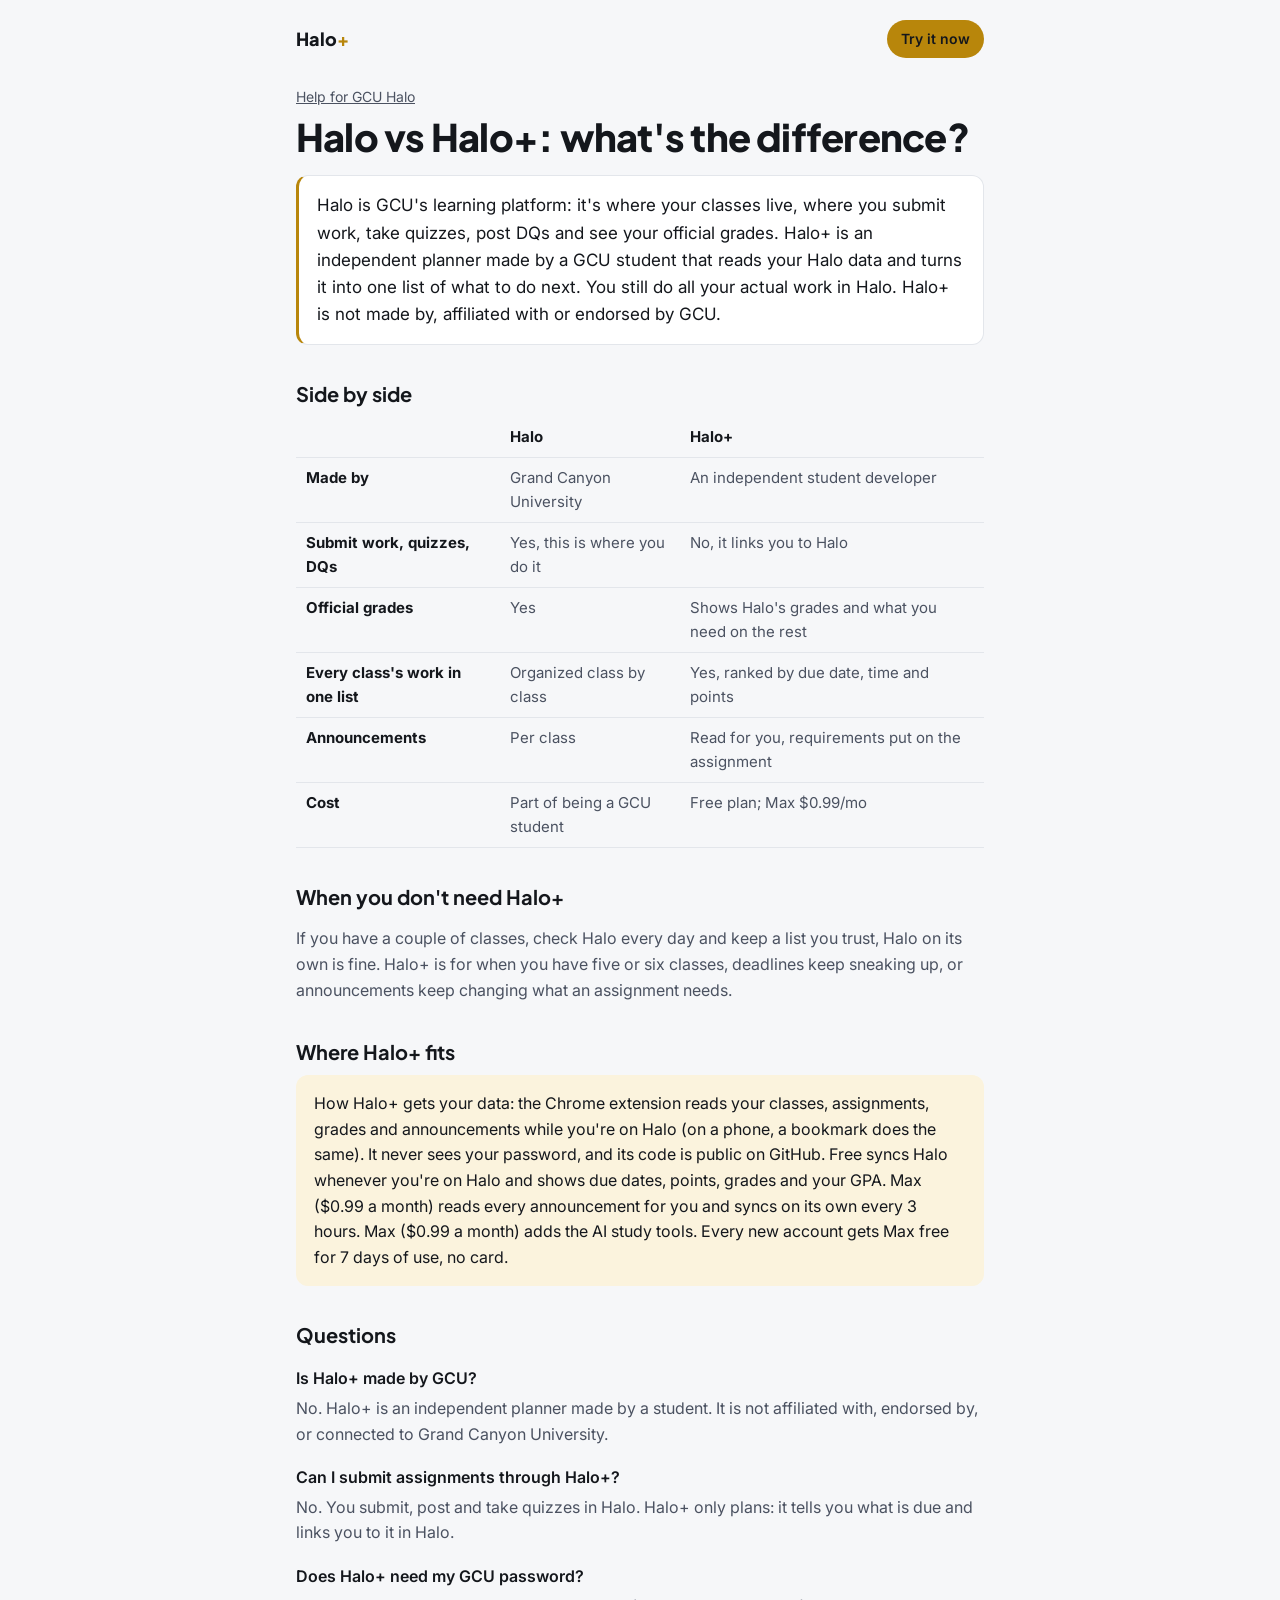
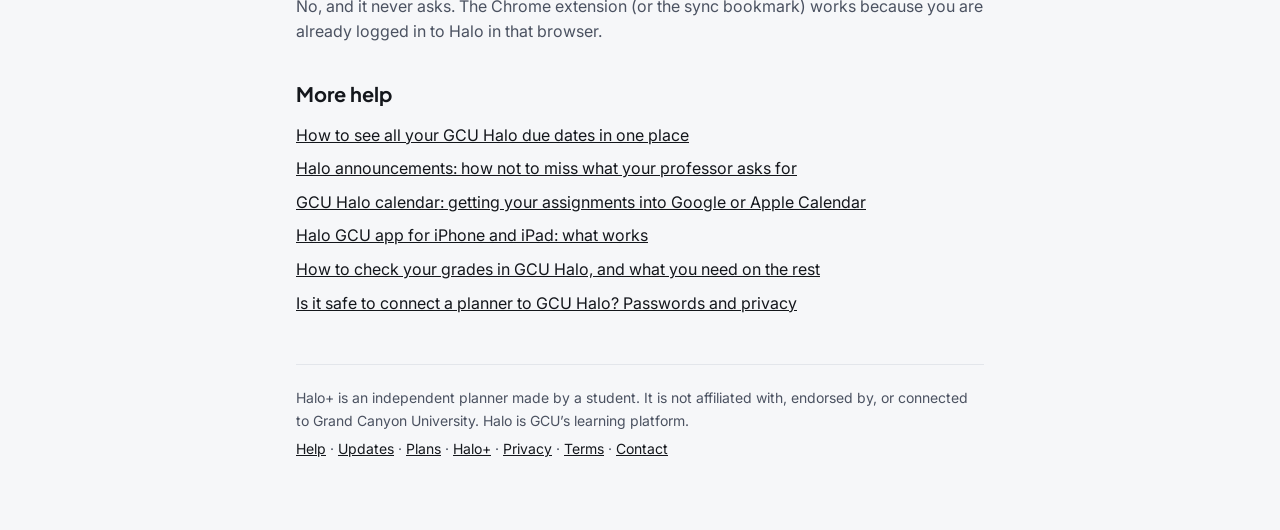
<file: help/halo-vs-halo-plus/index.html>
<!doctype html>
<html lang="en">
<head>
<meta charset="utf-8" />
<meta name="viewport" content="width=device-width, initial-scale=1" />
<title>Halo vs Halo+: what's the difference? · Halo+</title>
<meta name="description" content="Halo is GCU's learning platform. Halo+ is an independent planner that reads from it. What each one does, and when you don't need Halo+." />
<link rel="canonical" href="https://haloplus.app/help/halo-vs-halo-plus/" />
<link rel="icon" href="/favicon.ico" sizes="16x16 32x32 48x48" />
<link rel="icon" href="/favicon.svg" type="image/svg+xml" />
<link rel="icon" href="/favicon-48.png" sizes="48x48" type="image/png" />
<link rel="icon" href="/favicon-96.png" sizes="96x96" type="image/png" />
<link rel="icon" href="/favicon-192.png" sizes="192x192" type="image/png" />
<meta property="og:type" content="article" />
<meta property="og:site_name" content="Halo+" />
<meta property="og:title" content="Halo vs Halo+: what's the difference?" />
<meta property="og:description" content="Halo is GCU's learning platform. Halo+ is an independent planner that reads from it. What each one does, and when you don't need Halo+." />
<meta property="og:url" content="https://haloplus.app/help/halo-vs-halo-plus/" />
<meta property="og:image" content="https://haloplus.app/og.png" />
<meta name="twitter:card" content="summary_large_image" />
<link rel="preconnect" href="https://fonts.googleapis.com" />
<link rel="preconnect" href="https://fonts.gstatic.com" crossorigin />
<link href="https://fonts.googleapis.com/css2?family=Inter:wght@400;600&family=Plus+Jakarta+Sans:wght@700;800&display=swap" rel="stylesheet" />
<style>:root{--bg:#f6f7f9;--card:#fff;--ink:#14171c;--ink-2:#4b5261;--line:#e3e6eb;--accent:#b8860b;--accent-soft:#fbf3dd}
@media(prefers-color-scheme:dark){:root{--bg:#0b0d10;--card:#14171c;--ink:#f2f4f7;--ink-2:#a9b0bc;--line:#262a31;--accent:#f0b941;--accent-soft:#2a2414}}
*{box-sizing:border-box}body{margin:0;background:var(--bg);color:var(--ink);font:16px/1.6 Inter,-apple-system,system-ui,sans-serif;-webkit-font-smoothing:antialiased}
.wrap{max-width:720px;margin:0 auto;padding:20px 16px 64px}
header.top{display:flex;align-items:center;justify-content:space-between;gap:12px;margin-bottom:28px}
.brand{font:800 18px/1 "Plus Jakarta Sans",Inter,sans-serif;color:var(--ink);text-decoration:none}.brand span{color:var(--accent)}
.cta{display:inline-block;padding:8px 14px;border-radius:999px;background:var(--accent);color:#14171c;font-weight:600;text-decoration:none;font-size:14px}
.crumb{font-size:14px;color:var(--ink-2);margin:0 0 6px}.crumb a{color:inherit}
h1{font:800 clamp(28px,6vw,38px)/1.15 "Plus Jakarta Sans",Inter,sans-serif;letter-spacing:-.02em;margin:0 0 16px}
h2{font:700 20px/1.3 "Plus Jakarta Sans",Inter,sans-serif;margin:36px 0 10px}
p,li,td,th{color:var(--ink-2)}b,strong,th[scope=row]{color:var(--ink)}a{color:var(--ink)}
.short{background:var(--card);border:1px solid var(--line);border-left:3px solid var(--accent);border-radius:12px;padding:16px 18px;color:var(--ink);font-size:17px}
.fits{background:var(--accent-soft);border-radius:12px;padding:16px 18px}.fits p{color:var(--ink);margin:0}
ol,ul{padding-left:22px}li{margin:6px 0}
table{width:100%;border-collapse:collapse;font-size:15px;display:block;overflow-x:auto}th,td{text-align:left;padding:8px 10px;border-bottom:1px solid var(--line);vertical-align:top}thead th{color:var(--ink)}
dl dt{font-weight:600;color:var(--ink);margin-top:18px}dl dd{margin:4px 0 0;color:var(--ink-2)}
.more{list-style:none;padding:0}.more li{margin:8px 0}
footer{margin-top:48px;padding-top:16px;border-top:1px solid var(--line);font-size:14px}footer p{margin:6px 0}</style>
<script type="application/ld+json">{"@context":"https://schema.org","@type":"SoftwareApplication","name":"Halo+","alternateName":"Halo Plus","url":"https://haloplus.app/","applicationCategory":"EducationalApplication","operatingSystem":"Web, iOS, Android","description":"A planner for GCU students that reads Halo: classes, assignments, grades and announcements on one screen that says what to do next. Independent, not affiliated with Grand Canyon University.","image":"https://haloplus.app/og.png","offers":[{"@type":"Offer","name":"Free","price":"0","priceCurrency":"USD"},{"@type":"Offer","name":"Free","price":"0","priceCurrency":"USD"},{"@type":"Offer","name":"Max","price":"0.99","priceCurrency":"USD"}]}</script>
<script type="application/ld+json">{"@context":"https://schema.org","@type":"FAQPage","mainEntity":[{"@type":"Question","name":"Is Halo+ made by GCU?","acceptedAnswer":{"@type":"Answer","text":"No. Halo+ is an independent planner made by a student. It is not affiliated with, endorsed by, or connected to Grand Canyon University."}},{"@type":"Question","name":"Can I submit assignments through Halo+?","acceptedAnswer":{"@type":"Answer","text":"No. You submit, post and take quizzes in Halo. Halo+ only plans: it tells you what is due and links you to it in Halo."}},{"@type":"Question","name":"Does Halo+ need my GCU password?","acceptedAnswer":{"@type":"Answer","text":"No, and it never asks. The Chrome extension (or the sync bookmark) works because you are already logged in to Halo in that browser."}}]}</script>
<script type="application/ld+json">{"@context":"https://schema.org","@type":"BreadcrumbList","itemListElement":[{"@type":"ListItem","position":1,"name":"Halo+","item":"https://haloplus.app/"},{"@type":"ListItem","position":2,"name":"Help","item":"https://haloplus.app/help/"},{"@type":"ListItem","position":3,"name":"Halo vs Halo+: what's the difference?","item":"https://haloplus.app/help/halo-vs-halo-plus/"}]}</script>
</head>
<body>
<div class="wrap">
<header class="top"><a class="brand" href="/">Halo<span>+</span></a><a class="cta" href="/#/start">Try it now</a></header>
<main>
<p class="crumb"><a href="/help/">Help for GCU Halo</a></p>
<h1>Halo vs Halo+: what's the difference?</h1>
<p class="short">Halo is GCU's learning platform: it's where your classes live, where you submit work, take quizzes, post DQs and see your official grades. Halo+ is an independent planner made by a GCU student that reads your Halo data and turns it into one list of what to do next. You still do all your actual work in Halo. Halo+ is not made by, affiliated with or endorsed by GCU.</p>
<h2>Side by side</h2>
<table>
<thead><tr><th></th><th>Halo</th><th>Halo+</th></tr></thead>
<tbody>
<tr><th scope="row">Made by</th><td>Grand Canyon University</td><td>An independent student developer</td></tr>
<tr><th scope="row">Submit work, quizzes, DQs</th><td>Yes, this is where you do it</td><td>No, it links you to Halo</td></tr>
<tr><th scope="row">Official grades</th><td>Yes</td><td>Shows Halo's grades and what you need on the rest</td></tr>
<tr><th scope="row">Every class's work in one list</th><td>Organized class by class</td><td>Yes, ranked by due date, time and points</td></tr>
<tr><th scope="row">Announcements</th><td>Per class</td><td>Read for you, requirements put on the assignment</td></tr>
<tr><th scope="row">Cost</th><td>Part of being a GCU student</td><td>Free plan; Max $0.99/mo</td></tr>
</tbody>
</table>
<h2>When you don't need Halo+</h2>
<p>If you have a couple of classes, check Halo every day and keep a list you trust, Halo on its own is fine. Halo+ is for when you have five or six classes, deadlines keep sneaking up, or announcements keep changing what an assignment needs.</p>
<h2>Where Halo+ fits</h2>
<div class="fits"><p>How Halo+ gets your data: the Chrome extension reads your classes, assignments, grades and announcements while you're on Halo (on a phone, a bookmark does the same). It never sees your password, and its code is public on GitHub. Free syncs Halo whenever you're on Halo and shows due dates, points, grades and your GPA. Max ($0.99 a month) reads every announcement for you and syncs on its own every 3 hours. Max ($0.99 a month) adds the AI study tools. Every new account gets Max free for 7 days of use, no card.</p></div>
<h2>Questions</h2>
<dl>
<dt>Is Halo+ made by GCU?</dt><dd>No. Halo+ is an independent planner made by a student. It is not affiliated with, endorsed by, or connected to Grand Canyon University.</dd>
<dt>Can I submit assignments through Halo+?</dt><dd>No. You submit, post and take quizzes in Halo. Halo+ only plans: it tells you what is due and links you to it in Halo.</dd>
<dt>Does Halo+ need my GCU password?</dt><dd>No, and it never asks. The Chrome extension (or the sync bookmark) works because you are already logged in to Halo in that browser.</dd>
</dl>
<h2>More help</h2>
<ul class="more">
<li><a href="/help/gcu-halo-due-dates/">How to see all your GCU Halo due dates in one place</a></li>
<li><a href="/help/halo-announcements/">Halo announcements: how not to miss what your professor asks for</a></li>
<li><a href="/help/halo-calendar-export/">GCU Halo calendar: getting your assignments into Google or Apple Calendar</a></li>
<li><a href="/help/halo-app-iphone-ipad/">Halo GCU app for iPhone and iPad: what works</a></li>
<li><a href="/help/halo-grades/">How to check your grades in GCU Halo, and what you need on the rest</a></li>
<li><a href="/help/is-halo-plus-safe/">Is it safe to connect a planner to GCU Halo? Passwords and privacy</a></li>
</ul>
</main>
<footer>
<p>Halo+ is an independent planner made by a student. It is not affiliated with, endorsed by, or connected to Grand Canyon University. Halo is GCU’s learning platform.</p>
<p><a href="/help/">Help</a> · <a href="/updates/">Updates</a> · <a href="/plans/">Plans</a> · <a href="/">Halo+</a> · <a href="/privacy.html">Privacy</a> · <a href="/terms.html">Terms</a> · <a href="mailto:richards.georger@gmail.com?subject=Halo%2B">Contact</a></p>
</footer>
</div>
</body>
</html>
</file>
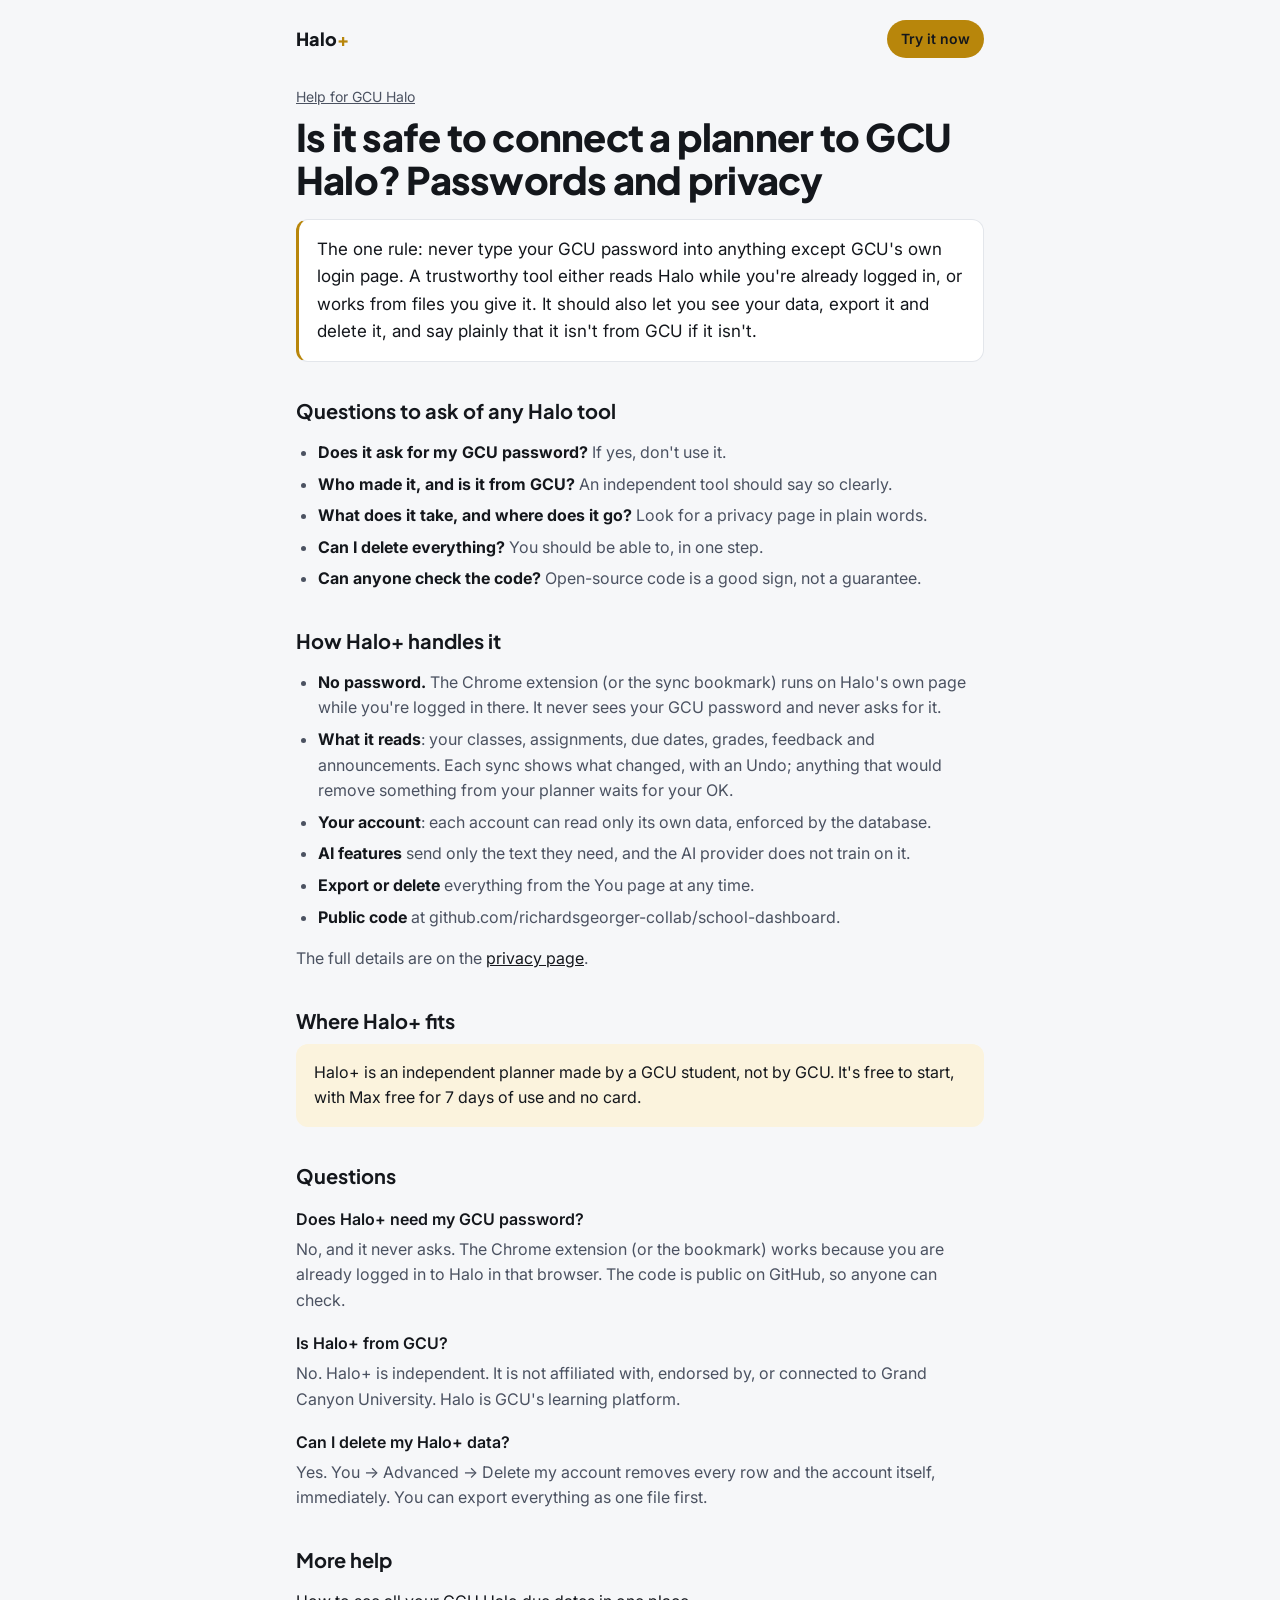
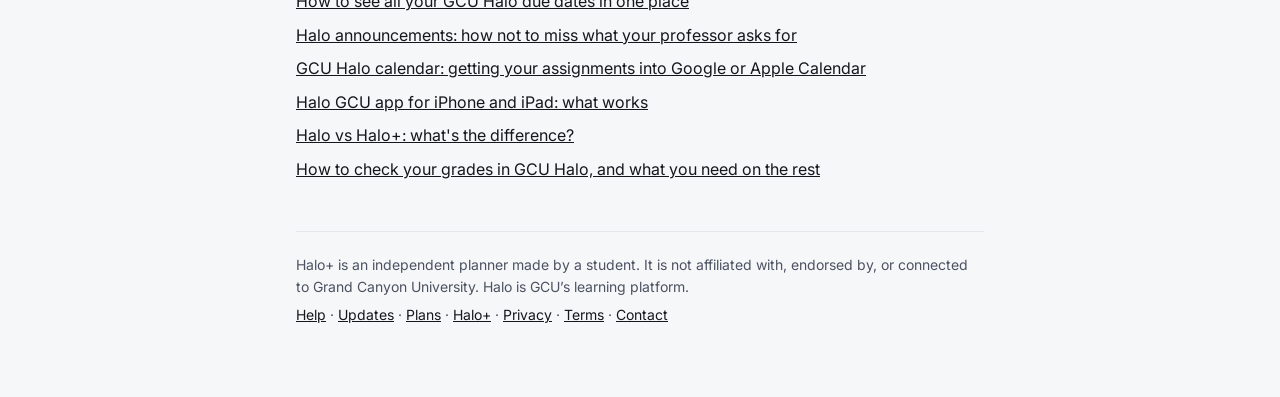
<file: help/is-halo-plus-safe/index.html>
<!doctype html>
<html lang="en">
<head>
<meta charset="utf-8" />
<meta name="viewport" content="width=device-width, initial-scale=1" />
<title>Is it safe to connect a planner to GCU Halo? Passwords and privacy · Halo+</title>
<meta name="description" content="What to check before you connect any app to your GCU Halo account, and exactly how Halo+ handles your password and data." />
<link rel="canonical" href="https://haloplus.app/help/is-halo-plus-safe/" />
<link rel="icon" href="/favicon.ico" sizes="16x16 32x32 48x48" />
<link rel="icon" href="/favicon.svg" type="image/svg+xml" />
<link rel="icon" href="/favicon-48.png" sizes="48x48" type="image/png" />
<link rel="icon" href="/favicon-96.png" sizes="96x96" type="image/png" />
<link rel="icon" href="/favicon-192.png" sizes="192x192" type="image/png" />
<meta property="og:type" content="article" />
<meta property="og:site_name" content="Halo+" />
<meta property="og:title" content="Is it safe to connect a planner to GCU Halo? Passwords and privacy" />
<meta property="og:description" content="What to check before you connect any app to your GCU Halo account, and exactly how Halo+ handles your password and data." />
<meta property="og:url" content="https://haloplus.app/help/is-halo-plus-safe/" />
<meta property="og:image" content="https://haloplus.app/og.png" />
<meta name="twitter:card" content="summary_large_image" />
<link rel="preconnect" href="https://fonts.googleapis.com" />
<link rel="preconnect" href="https://fonts.gstatic.com" crossorigin />
<link href="https://fonts.googleapis.com/css2?family=Inter:wght@400;600&family=Plus+Jakarta+Sans:wght@700;800&display=swap" rel="stylesheet" />
<style>:root{--bg:#f6f7f9;--card:#fff;--ink:#14171c;--ink-2:#4b5261;--line:#e3e6eb;--accent:#b8860b;--accent-soft:#fbf3dd}
@media(prefers-color-scheme:dark){:root{--bg:#0b0d10;--card:#14171c;--ink:#f2f4f7;--ink-2:#a9b0bc;--line:#262a31;--accent:#f0b941;--accent-soft:#2a2414}}
*{box-sizing:border-box}body{margin:0;background:var(--bg);color:var(--ink);font:16px/1.6 Inter,-apple-system,system-ui,sans-serif;-webkit-font-smoothing:antialiased}
.wrap{max-width:720px;margin:0 auto;padding:20px 16px 64px}
header.top{display:flex;align-items:center;justify-content:space-between;gap:12px;margin-bottom:28px}
.brand{font:800 18px/1 "Plus Jakarta Sans",Inter,sans-serif;color:var(--ink);text-decoration:none}.brand span{color:var(--accent)}
.cta{display:inline-block;padding:8px 14px;border-radius:999px;background:var(--accent);color:#14171c;font-weight:600;text-decoration:none;font-size:14px}
.crumb{font-size:14px;color:var(--ink-2);margin:0 0 6px}.crumb a{color:inherit}
h1{font:800 clamp(28px,6vw,38px)/1.15 "Plus Jakarta Sans",Inter,sans-serif;letter-spacing:-.02em;margin:0 0 16px}
h2{font:700 20px/1.3 "Plus Jakarta Sans",Inter,sans-serif;margin:36px 0 10px}
p,li,td,th{color:var(--ink-2)}b,strong,th[scope=row]{color:var(--ink)}a{color:var(--ink)}
.short{background:var(--card);border:1px solid var(--line);border-left:3px solid var(--accent);border-radius:12px;padding:16px 18px;color:var(--ink);font-size:17px}
.fits{background:var(--accent-soft);border-radius:12px;padding:16px 18px}.fits p{color:var(--ink);margin:0}
ol,ul{padding-left:22px}li{margin:6px 0}
table{width:100%;border-collapse:collapse;font-size:15px;display:block;overflow-x:auto}th,td{text-align:left;padding:8px 10px;border-bottom:1px solid var(--line);vertical-align:top}thead th{color:var(--ink)}
dl dt{font-weight:600;color:var(--ink);margin-top:18px}dl dd{margin:4px 0 0;color:var(--ink-2)}
.more{list-style:none;padding:0}.more li{margin:8px 0}
footer{margin-top:48px;padding-top:16px;border-top:1px solid var(--line);font-size:14px}footer p{margin:6px 0}</style>
<script type="application/ld+json">{"@context":"https://schema.org","@type":"SoftwareApplication","name":"Halo+","alternateName":"Halo Plus","url":"https://haloplus.app/","applicationCategory":"EducationalApplication","operatingSystem":"Web, iOS, Android","description":"A planner for GCU students that reads Halo: classes, assignments, grades and announcements on one screen that says what to do next. Independent, not affiliated with Grand Canyon University.","image":"https://haloplus.app/og.png","offers":[{"@type":"Offer","name":"Free","price":"0","priceCurrency":"USD"},{"@type":"Offer","name":"Free","price":"0","priceCurrency":"USD"},{"@type":"Offer","name":"Max","price":"0.99","priceCurrency":"USD"}]}</script>
<script type="application/ld+json">{"@context":"https://schema.org","@type":"FAQPage","mainEntity":[{"@type":"Question","name":"Does Halo+ need my GCU password?","acceptedAnswer":{"@type":"Answer","text":"No, and it never asks. The Chrome extension (or the bookmark) works because you are already logged in to Halo in that browser. The code is public on GitHub, so anyone can check."}},{"@type":"Question","name":"Is Halo+ from GCU?","acceptedAnswer":{"@type":"Answer","text":"No. Halo+ is independent. It is not affiliated with, endorsed by, or connected to Grand Canyon University. Halo is GCU's learning platform."}},{"@type":"Question","name":"Can I delete my Halo+ data?","acceptedAnswer":{"@type":"Answer","text":"Yes. You → Advanced → Delete my account removes every row and the account itself, immediately. You can export everything as one file first."}}]}</script>
<script type="application/ld+json">{"@context":"https://schema.org","@type":"BreadcrumbList","itemListElement":[{"@type":"ListItem","position":1,"name":"Halo+","item":"https://haloplus.app/"},{"@type":"ListItem","position":2,"name":"Help","item":"https://haloplus.app/help/"},{"@type":"ListItem","position":3,"name":"Is it safe to connect a planner to GCU Halo? Passwords and privacy","item":"https://haloplus.app/help/is-halo-plus-safe/"}]}</script>
</head>
<body>
<div class="wrap">
<header class="top"><a class="brand" href="/">Halo<span>+</span></a><a class="cta" href="/#/start">Try it now</a></header>
<main>
<p class="crumb"><a href="/help/">Help for GCU Halo</a></p>
<h1>Is it safe to connect a planner to GCU Halo? Passwords and privacy</h1>
<p class="short">The one rule: never type your GCU password into anything except GCU's own login page. A trustworthy tool either reads Halo while you're already logged in, or works from files you give it. It should also let you see your data, export it and delete it, and say plainly that it isn't from GCU if it isn't.</p>
<h2>Questions to ask of any Halo tool</h2>
<ul>
<li><b>Does it ask for my GCU password?</b> If yes, don't use it.</li>
<li><b>Who made it, and is it from GCU?</b> An independent tool should say so clearly.</li>
<li><b>What does it take, and where does it go?</b> Look for a privacy page in plain words.</li>
<li><b>Can I delete everything?</b> You should be able to, in one step.</li>
<li><b>Can anyone check the code?</b> Open-source code is a good sign, not a guarantee.</li>
</ul>
<h2>How Halo+ handles it</h2>
<ul>
<li><b>No password.</b> The Chrome extension (or the sync bookmark) runs on Halo's own page while you're logged in there. It never sees your GCU password and never asks for it.</li>
<li><b>What it reads</b>: your classes, assignments, due dates, grades, feedback and announcements. Each sync shows what changed, with an Undo; anything that would remove something from your planner waits for your OK.</li>
<li><b>Your account</b>: each account can read only its own data, enforced by the database.</li>
<li><b>AI features</b> send only the text they need, and the AI provider does not train on it.</li>
<li><b>Export or delete</b> everything from the You page at any time.</li>
<li><b>Public code</b> at github.com/richardsgeorger-collab/school-dashboard.</li>
</ul>
<p>The full details are on the <a href="../../privacy.html">privacy page</a>.</p>
<h2>Where Halo+ fits</h2>
<div class="fits"><p>Halo+ is an independent planner made by a GCU student, not by GCU. It's free to start, with Max free for 7 days of use and no card.</p></div>
<h2>Questions</h2>
<dl>
<dt>Does Halo+ need my GCU password?</dt><dd>No, and it never asks. The Chrome extension (or the bookmark) works because you are already logged in to Halo in that browser. The code is public on GitHub, so anyone can check.</dd>
<dt>Is Halo+ from GCU?</dt><dd>No. Halo+ is independent. It is not affiliated with, endorsed by, or connected to Grand Canyon University. Halo is GCU's learning platform.</dd>
<dt>Can I delete my Halo+ data?</dt><dd>Yes. You → Advanced → Delete my account removes every row and the account itself, immediately. You can export everything as one file first.</dd>
</dl>
<h2>More help</h2>
<ul class="more">
<li><a href="/help/gcu-halo-due-dates/">How to see all your GCU Halo due dates in one place</a></li>
<li><a href="/help/halo-announcements/">Halo announcements: how not to miss what your professor asks for</a></li>
<li><a href="/help/halo-calendar-export/">GCU Halo calendar: getting your assignments into Google or Apple Calendar</a></li>
<li><a href="/help/halo-app-iphone-ipad/">Halo GCU app for iPhone and iPad: what works</a></li>
<li><a href="/help/halo-vs-halo-plus/">Halo vs Halo+: what's the difference?</a></li>
<li><a href="/help/halo-grades/">How to check your grades in GCU Halo, and what you need on the rest</a></li>
</ul>
</main>
<footer>
<p>Halo+ is an independent planner made by a student. It is not affiliated with, endorsed by, or connected to Grand Canyon University. Halo is GCU’s learning platform.</p>
<p><a href="/help/">Help</a> · <a href="/updates/">Updates</a> · <a href="/plans/">Plans</a> · <a href="/">Halo+</a> · <a href="/privacy.html">Privacy</a> · <a href="/terms.html">Terms</a> · <a href="mailto:richards.georger@gmail.com?subject=Halo%2B">Contact</a></p>
</footer>
</div>
</body>
</html>
</file>
<file: assets/index-eBQrI0Rt.css>
:root{--lightningcss-light:initial;--lightningcss-dark: ;color-scheme:light;--font-body:"Inter", -apple-system, BlinkMacSystemFont, "SF Pro Text", "Segoe UI", system-ui, sans-serif;--font-display:"Plus Jakarta Sans", "Inter", -apple-system, system-ui, sans-serif;--font-mono:"JetBrains Mono", ui-monospace, "SF Mono", Menlo, monospace;--t-display:700 34px/1.1 var(--font-display);--t-title:700 26px/1.15 var(--font-display);--t-heading:600 16px/1.3 var(--font-body);--t-body:400 15px/1.5 var(--font-body);--t-small:400 13px/1.45 var(--font-body);--t-micro:500 13px/1.3 var(--font-body);--track-tight:-.02em;--track-caps:.04em;--s-1:4px;--s-2:8px;--s-3:12px;--s-4:16px;--s-5:24px;--s-6:32px;--s-7:48px;--gutter:20px;--content-max:1440px;--wide-max:1440px;--prose-max:68ch;--tap:44px;--nav-h:56px;--bg:#f6f7f9;--surface:#fff;--surface-2:#eef0f3;--surface-3:#e3e6eb;--line:#10141c14;--line-strong:#10141c29;--ink:#14171c;--ink-2:#4b5261;--ink-3:#69717f;--accent:#dfa321;--accent-ink:#1b1400;--accent-text:#946800;--accent-soft:#fbf1d3;--ok:#2a7549;--ok-soft:#e3f1e7;--warn:#a4600d;--warn-soft:#fbeedc;--danger:#c73a31;--danger-soft:#fbe6e4;--halo:#f2b84b;--halo-soft:#fbf1d3;--halo-ink:#5c4200;--page-blobs:radial-gradient(50% 42% at 10% -4%, #dfa32114, transparent 62%), radial-gradient(42% 38% at 100% 8%, #dfa3210d, transparent 60%);--grain:.035;--grain-blend:multiply;--card-bg:linear-gradient(180deg, #fff, #fbfcfd);--card-edge:#ffffffe6;--glow:#dfa32133;--r-sm:10px;--r-md:12px;--r-lg:16px;--r-xl:20px;--r-pill:999px;--shadow-1:0 1px 2px #10141c0d;--shadow-2:0 1px 2px #10141c0d, 0 10px 28px -14px #10141c2e;--shadow-3:0 2px 4px #10141c0f, 0 22px 44px -18px #10141c3d;--sheet-shadow:0 -8px 40px -8px #10141c47;--ease:cubic-bezier(.2, .8, .2, 1);--dur-1:.15s;--dur-2:.24s;--dur-3:.42s;--hi:var(--halo);--hi-soft:var(--halo-soft);--hi-ink:var(--halo-ink);--overdue:var(--danger);--overdue-soft:var(--danger-soft);--risk:var(--warn);--risk-soft:var(--warn-soft);--soon:var(--accent);--soon-soft:var(--accent-soft);--shadow:var(--shadow-2);--hatch:repeating-linear-gradient(135deg, transparent 0 3px, #10141c38 3px 5px)}:root[data-theme=dark]{--lightningcss-light: ;--lightningcss-dark:initial;color-scheme:dark;--bg:#0b0d10;--surface:#15181c;--surface-2:#1c2025;--surface-3:#262b31;--line:#ffffff14;--line-strong:#ffffff29;--ink:#f2f4f7;--ink-2:#a9b0bc;--ink-3:#8a919d;--accent:#f2b84b;--accent-ink:#1b1400;--accent-text:#f2b84b;--accent-soft:#f2b84b24;--ok:#6fcf97;--ok-soft:#6fcf971f;--warn:#f0b458;--warn-soft:#f0b45824;--danger:#f27c6d;--danger-soft:#f27c6d24;--halo:#ffd27a;--halo-soft:#f2b84b24;--halo-ink:#ffe3a0;--page-blobs:radial-gradient(50% 42% at 10% -4%, #f2b84b14, transparent 62%), radial-gradient(42% 38% at 100% 8%, #f2b84b0d, transparent 60%);--grain:.05;--grain-blend:overlay;--card-bg:linear-gradient(180deg, #ffffff09, #ffffff03), #15181c;--card-edge:#ffffff0f;--glow:#f2b84b3d;--shadow-1:0 1px 2px #00000073;--shadow-2:0 1px 2px #00000073, 0 10px 28px -14px #000000b3;--shadow-3:0 2px 4px #00000080, 0 22px 44px -18px #000c;--sheet-shadow:0 -8px 40px -8px #000000b3;--hatch:repeating-linear-gradient(135deg, transparent 0 3px, #f2f4f747 3px 5px)}@media (prefers-reduced-motion:reduce){:root{--dur-1:0s;--dur-2:0s;--dur-3:0s}}*,:before,:after{box-sizing:border-box}html{background:var(--bg);-webkit-text-size-adjust:100%}body{font-family:var(--font-body);color:var(--ink);background:var(--bg);margin:0;font-size:15px;line-height:1.45;overflow-x:hidden}h1,h2,h3{font-family:var(--font-display);letter-spacing:-.01em;margin:0}p{margin:0}button,input,select,textarea{font:inherit;color:inherit}button{cursor:pointer;background:0 0;border:0;padding:0}.mono{font-family:var(--font-mono);font-variant-numeric:tabular-nums}.visually-hidden{clip:rect(0 0 0 0);white-space:nowrap;width:1px;height:1px;position:absolute;overflow:hidden}.app{flex-direction:column;min-height:100dvh;display:flex}.topbar{z-index:20;background:var(--bg);border-bottom:1px solid var(--line);position:sticky;top:0}.topbar-inner{max-width:var(--content-max);padding:var(--s-3) var(--s-4);align-items:center;gap:var(--s-4);margin:0 auto;display:flex}.brand{font-family:var(--font-display);letter-spacing:-.02em;align-items:center;gap:var(--s-2);font-size:18px;font-weight:800;display:flex}.brand-mark{background:var(--ink);width:22px;height:22px;color:var(--hi);border-radius:5px;place-items:center;font-size:13px;font-weight:800;display:grid}.topbar-date{color:var(--ink-2);margin-left:auto;font-size:13px}.sync-dot{background:var(--ink-3);width:8px;height:8px;margin-left:var(--s-2);border-radius:50%;display:inline-block}.sync-dot[data-status=synced]{background:var(--ok)}.sync-dot[data-status=syncing]{background:var(--soon);animation:1s ease-in-out infinite pulse}.sync-dot[data-status=error]{background:var(--overdue)}.sync-dot[data-status=signed_out]{background:var(--risk)}@keyframes pulse{50%{opacity:.35}}.nav-top{gap:var(--s-1);display:none}.nav-link{min-height:36px;padding:0 var(--s-3);border-radius:var(--r-md);color:var(--ink-2);align-items:center;gap:6px;font-weight:500;text-decoration:none;display:inline-flex}.nav-link:hover{background:var(--surface-2)}.nav-link[aria-current=page]{color:var(--ink);background:var(--surface-2)}.main{width:100%;min-width:0;max-width:var(--content-max);padding:var(--s-4) var(--s-4) calc(var(--nav-h) + var(--s-6) + env(safe-area-inset-bottom));flex:1;margin:0 auto}.nav-bottom{z-index:20;height:calc(var(--nav-h) + env(safe-area-inset-bottom));padding-bottom:env(safe-area-inset-bottom);background:var(--surface);border-top:1px solid var(--line);grid-template-columns:repeat(6,minmax(0,1fr));display:grid;position:fixed;bottom:0;left:0;right:0}.topbar-gear{width:36px;height:36px;color:var(--ink-2);vertical-align:middle;border-radius:50%;place-items:center;margin-left:6px;display:inline-grid;position:relative}.topbar-gear:hover{background:var(--surface-2)}.topbar-gear .sync-dot{margin:0;position:absolute;top:4px;right:4px}.nav-bottom .nav-link{min-height:var(--nav-h);border-radius:0;flex-direction:column;justify-content:center;gap:2px;min-width:0;padding:0 2px;font-size:11px}.nav-bottom .nav-label{text-overflow:ellipsis;white-space:nowrap;max-width:100%;overflow:hidden}@media (max-width:359px){.nav-bottom .nav-link{font-size:10px}}.nav-bottom .nav-link[aria-current=page]{color:var(--ink);background:0 0}.nav-bottom .nav-link[aria-current=page] svg{color:var(--ink)}.nav-link svg{width:22px;height:22px;color:var(--ink-3)}@media (min-width:1100px){.nav-top{display:flex}.nav-bottom{display:none}}@media (min-width:1100px) and (max-width:1280px){.brand-text{display:none}.nav-top .nav-link{padding:0 10px}}@media (min-width:768px){.main{padding:var(--s-5) var(--s-5) var(--s-7)}}.page-title{letter-spacing:-.03em;font-size:32px;font-weight:800;line-height:1.05}.section-title{text-transform:uppercase;letter-spacing:.08em;color:var(--ink-2);align-items:baseline;gap:var(--s-2);font-size:13px;font-weight:600;display:flex}.section-title .count{font-family:var(--font-mono);color:var(--ink-3);font-weight:500}.section{margin-top:28px}.card{background:var(--surface);border:1px solid var(--line);border-radius:var(--r-lg);padding:var(--s-4)}.chip{font-family:var(--font-mono);color:var(--ink-2);white-space:nowrap;align-items:center;gap:6px;font-size:12px;display:inline-flex}.chip .dot{background:var(--course,var(--ink-3));border-radius:2px;flex:none;width:9px;height:9px}.badge{letter-spacing:.02em;white-space:nowrap;border-radius:999px;align-items:center;gap:4px;padding:3px 8px;font-size:11px;font-weight:600;display:inline-flex}.badge[data-risk=overdue]{background:var(--overdue-soft);color:var(--overdue)}.badge[data-risk=at_risk]{background:var(--risk-soft);color:var(--risk)}.badge[data-risk=due_soon]{background:var(--soon-soft);color:var(--accent-text)}.badge[data-risk=start_today]{background:var(--hi);color:var(--hi-ink)}.badge[data-risk=done]{background:var(--ok-soft);color:var(--ok)}.flag{font-family:var(--font-mono);border:1px solid var(--line-strong);color:var(--ink-2);border-radius:4px;padding:1px 6px;font-size:11px}.btn{min-height:40px;padding:0 var(--s-4);border-radius:var(--r-md);border:1px solid var(--line-strong);background:var(--surface);white-space:nowrap;justify-content:center;align-items:center;gap:6px;font-weight:500;display:inline-flex}.btn.primary:hover{opacity:.9}.btn.danger{color:var(--overdue);border-color:color-mix(in srgb, var(--overdue) 40%, var(--line))}.btn.small{min-height:32px;padding:0 var(--s-3);font-size:13px}.btn:disabled{opacity:.5;cursor:not-allowed}.segmented button{min-height:34px;padding:0 var(--s-3);color:var(--ink-2);border-radius:8px;font-size:13px;font-weight:500}.segmented button[aria-pressed=true]{background:var(--surface);color:var(--ink);box-shadow:var(--shadow)}.field>span{color:var(--ink-2);font-size:12px;font-weight:600}.field input,.field select,.field textarea{min-height:var(--tap);border:1px solid var(--line-strong);border-radius:var(--r-md);background:var(--surface);width:100%;padding:8px 10px}.field textarea{resize:vertical;min-height:80px}.hint{color:var(--ink-3);font-size:12px}.item-list{flex-direction:column;gap:6px;margin:0;padding:0;list-style:none;display:flex}.item-row{grid-template-columns:var(--tap) minmax(0, 1fr) auto;background:var(--surface);border:1px solid var(--line);border-left:4px solid var(--course,var(--ink-3));border-radius:var(--r-md);min-height:56px;padding-right:var(--s-3);align-items:center;gap:4px;transition:opacity .2s;display:grid}.item-row[data-done=true] .item-title{text-decoration:line-through}.check{width:var(--tap);height:var(--tap);place-items:center;display:grid}.check span{border:2px solid var(--line-strong);width:22px;height:22px;color:var(--bg);border-radius:50%;place-items:center;transition:background .15s,border-color .15s;display:grid}.item-main{text-align:left;flex-direction:column;gap:2px;min-width:0;padding:8px 4px 8px 0;display:flex}.item-title{text-overflow:ellipsis;white-space:nowrap;font-weight:600;overflow:hidden}.item-sub{color:var(--ink-3);text-overflow:ellipsis;white-space:nowrap;font-size:12px;overflow:hidden}.item-row[data-state=overdue]{border-left-color:var(--overdue)}.item-row[data-state=today]{box-shadow:inset 0 0 0 1px var(--hi)}.item-row[data-compact=true]{min-height:50px}.item-meta{font-family:var(--font-mono);color:var(--ink-3);flex-wrap:wrap;align-items:center;gap:2px 8px;font-size:12px;display:flex}.dash-grid{gap:var(--s-5);grid-template-columns:minmax(0,1fr);display:grid}@media (min-width:900px){.dash-grid{grid-template-columns:minmax(0,5fr) minmax(0,6fr);align-items:start}}.status-strip{gap:var(--s-2);margin-top:var(--s-3);flex-wrap:wrap;display:flex}.status-pill{border:1px solid var(--line);background:var(--surface);border-radius:999px;align-items:center;gap:6px;min-height:34px;padding:0 12px;font-size:13px;font-weight:500;display:inline-flex}.status-pill b{font-family:var(--font-mono);font-weight:500}.status-pill[data-risk=overdue]{border-color:var(--overdue);color:var(--overdue)}.status-pill[data-risk=at_risk]{border-color:var(--risk);color:var(--risk)}.status-pill[data-risk=start_today]{background:var(--hi);border-color:var(--hi);color:var(--hi-ink)}.status-pill[data-risk=overdue]{background:var(--overdue);color:#fff}.status-pill[data-risk=due_soon]{border-color:var(--accent-text);color:var(--accent-text)}.ledger{--ledger-h:132px}.ledger-head{margin-bottom:var(--s-3);justify-content:space-between;align-items:baseline;display:flex}.ledger-total{font-family:var(--font-mono);color:var(--ink-2);font-size:13px}.ledger-total b{color:var(--ink);font-weight:500}.ledger-total[data-over=true] b{color:var(--overdue)}.ledger-cols{grid-template-columns:repeat(7,minmax(0,1fr));align-items:end;gap:6px;display:grid}.ledger-col{border-radius:var(--r-md);flex-direction:column;align-items:stretch;gap:6px;padding:6px 4px 4px;display:flex}.ledger-col[data-today=true]{background:var(--hi-soft)}.ledger-bar{height:var(--ledger-h);border-bottom:1px solid var(--line-strong);flex-direction:column-reverse;display:flex;position:relative}.ledger-cap{border-top:2px dashed var(--line-strong);pointer-events:none;position:absolute;left:-2px;right:-2px}.ledger-seg{background:var(--course);border-radius:2px;min-height:2px;margin-top:2px;transition:height .4s cubic-bezier(.2,.8,.2,1)}.ledger-seg[data-over=true]{background-image:var(--hatch)}.ledger-day{text-align:center;font-family:var(--font-mono);color:var(--ink-3);font-size:11px;line-height:1.2}.ledger-day b{color:var(--ink);font-size:12px;font-weight:500;display:block}.ledger-hours{text-align:center;font-family:var(--font-mono);color:var(--ink-2);font-size:11px}.ledger-legend{margin-top:var(--s-3);flex-wrap:wrap;gap:4px 12px;display:flex}.course-load{grid-template-columns:auto 1fr auto;align-items:center;gap:6px 10px;font-size:13px;display:grid}.course-load .bar{background:var(--surface-2);border-radius:4px;height:8px;overflow:hidden}.course-load .bar>span{background:var(--course);border-radius:4px;height:100%;display:block}.day-group{margin-top:var(--s-3)}.day-group-head{font-family:var(--font-mono);color:var(--ink-2);align-items:baseline;gap:8px;margin-bottom:6px;font-size:12px;display:flex}.day-group-head[data-today=true] b{background:var(--hi);color:var(--hi-ink);border-radius:4px;padding:0 6px}.empty{padding:var(--s-4);border:1px dashed var(--line-strong);border-radius:var(--r-md);color:var(--ink-3);text-align:center;font-size:14px}.modal-backdrop{z-index:40;background:#00000073;justify-content:center;align-items:flex-end;display:flex;position:fixed;inset:0}.modal{background:var(--surface);border-radius:var(--r-lg) var(--r-lg) 0 0;width:100%;max-height:92dvh;box-shadow:var(--sheet-shadow);padding:var(--s-4) var(--s-4) calc(var(--s-5) + env(safe-area-inset-bottom));animation:.22s cubic-bezier(.2,.8,.2,1) sheet-up;overflow:auto}.modal-head{align-items:center;gap:var(--s-3);margin-bottom:var(--s-4);display:flex}.modal-head h2{flex:1;min-width:0;font-size:20px}.modal-close{width:40px;height:40px;color:var(--ink-2);border-radius:50%;place-items:center;display:grid}.modal-close:hover{background:var(--surface-2)}.modal-body{gap:var(--s-3);flex-direction:column;display:flex}.modal-actions{gap:var(--s-2);margin-top:var(--s-4);flex-wrap:wrap;display:flex}.modal-actions .spacer{flex:1}@media (min-width:640px){.modal-backdrop{padding:var(--s-5);align-items:center}.modal{border-radius:var(--r-lg);max-width:560px;animation:.18s fade-in}}@keyframes sheet-up{0%{opacity:0;transform:translateY(24px)}to{opacity:1;transform:none}}@keyframes fade-in{0%{opacity:0}to{opacity:1}}@media (prefers-reduced-motion:reduce){*,:before,:after{transition:none!important;animation:none!important}}.cal-toolbar{align-items:center;gap:var(--s-3);flex-wrap:wrap;display:flex}.cal-title{flex:1;min-width:0;font-size:22px}@media (min-width:640px){.cal-title{font-size:26px}}.cal-nav{gap:4px;display:flex}.cal-nav .btn{min-width:40px;font-size:18px}.cal-nav .btn:nth-child(2){font-size:13px}.cal-controls{gap:var(--s-3);margin-top:var(--s-3);flex-wrap:wrap;align-items:center;display:flex}.cal-body{margin-top:var(--s-4)}.filter-chip{border:1px solid var(--line);background:var(--surface);min-height:34px;font-family:var(--font-mono);color:var(--ink-3);border-radius:999px;align-items:center;gap:6px;padding:0 10px;font-size:12px;display:inline-flex}.filter-chip .dot{background:var(--line-strong);border-radius:2px;width:9px;height:9px}.filter-chip[aria-pressed=true]{color:var(--ink);border-color:var(--course)}.filter-chip[aria-pressed=true] .dot{background:var(--course)}.month-head{font-family:var(--font-mono);color:var(--ink-3);text-align:center;grid-template-columns:repeat(7,minmax(0,1fr));gap:6px;margin-bottom:6px;font-size:11px;display:grid}.month-grid{grid-template-columns:repeat(7,minmax(0,1fr));gap:6px;display:grid}.month-cell{background:var(--surface);border:1px solid var(--line);border-radius:var(--r-md);text-align:left;flex-direction:column;align-items:stretch;gap:5px;min-width:0;min-height:64px;padding:6px;display:flex;position:relative}.month-cell:hover{border-color:var(--line-strong)}.month-cell[data-other=true]{color:var(--ink-3);background:0 0;border-color:#0000}.month-cell[data-level="1"]{background:color-mix(in srgb, var(--risk) 5%, var(--surface))}.month-cell[data-level="3"]{background:color-mix(in srgb, var(--risk) 19%, var(--surface));border-color:color-mix(in srgb, var(--risk) 40%, var(--line))}.month-cell[data-level="4"]{background:color-mix(in srgb, var(--overdue) 22%, var(--surface));border-color:color-mix(in srgb, var(--overdue) 45%, var(--line))}.month-count[data-big=true]{box-shadow:0 0 0 1.5px var(--hi)}.month-big{background:var(--hi);border-radius:50%;align-self:flex-start;width:8px;height:8px}.month-cell[data-marker=overdue]:after,.month-cell[data-marker=today]:after{content:"";background:var(--overdue);border-radius:50%;width:8px;height:8px;position:absolute;top:6px;right:6px}.month-cell[data-marker=today]:after{background:var(--hi);border:1px solid var(--hi-ink)}.month-grid[data-wide=true] .month-cell[data-marker]:after{display:none}.month-cell-top{justify-content:space-between;align-items:center;gap:4px;display:flex}.month-daynum{font-family:var(--font-mono);border-radius:50%;place-items:center;width:22px;height:22px;font-size:12px;display:grid}.month-cell[data-today=true] .month-daynum{background:var(--hi);color:var(--hi-ink);font-weight:500}.month-count{font-family:var(--font-mono);color:var(--ink-3);background:var(--surface-2);border-radius:999px;padding:0 5px;font-size:11px;line-height:18px}.month-count[data-bold=true]{color:var(--ink);background:var(--surface-3);font-weight:500}.month-cell[data-level="3"] .month-count,.month-cell[data-level="4"] .month-count{background:var(--risk);color:#fff;font-weight:500}.month-chips{flex-direction:column;gap:3px;min-width:0;display:flex}@media (min-width:640px){.month-cell{min-height:112px;padding:8px}.month-cell[data-marker]:after{display:none}}.chip-item{text-align:left;border:1px solid #0000;border-left:3px solid var(--course);background:color-mix(in srgb, var(--course) 12%, var(--surface));width:100%;min-width:0;color:var(--ink);border-radius:5px;align-items:flex-start;gap:4px;padding:3px 6px 3px 7px;font-size:12px;line-height:1.25;display:flex}.chip-item:hover{background:color-mix(in srgb, var(--course) 24%, var(--surface))}.chip-item .txt{-webkit-line-clamp:2;overflow-wrap:normal;word-break:normal;-webkit-box-orient:vertical;min-width:0;display:-webkit-box;overflow:hidden}.chip-item .glyph{font-family:var(--font-mono);flex:none;font-weight:700}.chip-item[data-state=today]{background:var(--course);border-color:var(--course);color:#fff;font-weight:600}.chip-item[data-state=today]:hover{filter:brightness(1.08)}.chip-item[data-state=overdue]{background:var(--overdue);border-color:var(--overdue);color:#fff;font-weight:600}.chip-item[data-state=soon]{border-color:var(--course);font-weight:600}.chip-item[data-state=at_risk]{border-left-color:var(--risk)}.chip-item[data-state=at_risk] .glyph{color:var(--risk)}.chip-item[data-state=done]{opacity:.45;text-decoration:line-through}.chip-item[data-plain=true]{background:var(--surface-2);border-left:1px solid #0000;padding-left:6px}.chip-item[data-plain=true]:hover{background:var(--surface-3)}.chip-item[data-plain=true][data-state=overdue]{background:var(--overdue);color:#fff}.chip-item[data-plain=true][data-state=today]{box-shadow:inset 0 0 0 1px var(--hi);font-weight:600}.chip-item[data-plain=true][data-state=soon]{border:1px solid var(--line-strong)}.chip-dot{background:var(--course);border-radius:50%;flex:none;width:7px;height:7px;margin-top:4px}:root[data-theme=dark] .chip-item:not([data-plain=true])[data-state=today],:root[data-theme=dark] .chip-item[data-state=overdue]{color:#0f1216}.daybar{align-items:center;gap:6px;min-width:0;display:flex}.daybar-track{border-radius:4px;flex:1;gap:2px;min-width:0;height:7px;display:flex;overflow:hidden}.daybar-track>span{min-width:4px}.daybar-count{font-family:var(--font-mono);color:var(--ink-2);flex:none;font-size:11px}.focus{margin-top:var(--s-4);padding:var(--s-4);background:var(--surface);border:1px solid var(--line);border-radius:var(--r-lg)}.focus-head{justify-content:space-between;align-items:center;gap:var(--s-3);margin:var(--s-4) 0 var(--s-2);display:flex}.meeting-row{border-left:3px solid var(--course);align-items:center;gap:10px;min-height:32px;margin:4px 0;padding-left:10px;font-size:13px;display:flex}.week-stack{gap:var(--s-3);flex-direction:column;display:flex}.week-day{background:var(--surface);border:1px solid var(--line);border-radius:var(--r-lg);padding:var(--s-3)}.week-day[data-today=true]{border-color:var(--hi);box-shadow:inset 4px 0 0 var(--hi)}.week-day-head{justify-content:space-between;align-items:baseline;margin-bottom:6px;display:flex}.week-day-head b{font-family:var(--font-display);font-size:16px}.week-grid{grid-template-columns:48px repeat(7,minmax(0,1fr));align-items:start;gap:0 4px;display:grid}.week-col-head{text-align:center;border-radius:var(--r-md) var(--r-md) 0 0;flex-direction:column;padding:6px 0;display:flex}.week-col-head[data-today=true]{background:var(--hi-soft)}.week-dayname{font-family:var(--font-mono);color:var(--ink-3);font-size:11px}.week-col-head b{font-family:var(--font-display);font-size:20px;line-height:1.1}.week-planned{color:var(--ink-2);font-size:11px}.week-due{border-bottom:1px solid var(--line-strong);flex-direction:column;gap:3px;min-height:28px;padding:6px 2px;display:flex}.week-due[data-today=true]{background:var(--hi-soft)}.week-hours{font-family:var(--font-mono);color:var(--ink-3);text-align:right;flex-direction:column;padding-right:6px;font-size:10px;display:flex}.week-hours span{display:block;transform:translateY(-6px)}.week-col{border-left:1px solid color-mix(in srgb, var(--line) 60%, transparent);position:relative}.week-col[data-today=true]{background:color-mix(in srgb, var(--hi) 10%, transparent)}.week-hourline{border-top:1px solid color-mix(in srgb, var(--line) 60%, transparent);position:absolute;left:0;right:0}.week-meeting{background:color-mix(in srgb, var(--course) 18%, var(--surface));border-left:3px solid var(--course);border-radius:4px;flex-direction:column;padding:3px 5px;font-size:11px;line-height:1.25;display:flex;position:absolute;left:3px;right:3px;overflow:hidden}.week-meeting b{font-family:var(--font-mono);font-weight:500}.week-meeting span{color:var(--ink-2)}.week-corner{min-height:1px}.agenda .day-group+.day-group{margin-top:var(--s-4)}.heat-wrap{margin-top:var(--s-4);-webkit-overflow-scrolling:touch;overflow-x:auto}.heat{border-collapse:separate;border-spacing:3px;font-family:var(--font-mono);min-width:100%;font-size:12px}.heat th{color:var(--ink-2);text-align:left;white-space:nowrap;vertical-align:middle;padding:2px 6px 2px 0;font-weight:500}.heat thead th{text-align:center;padding:0 2px 4px;font-size:11px}.heat thead th[data-today=true],.heat tbody tr[data-today=true]>th{color:var(--hi-ink);background:var(--hi);border-radius:4px}.heat td{padding:0}.heat-cell{background:var(--surface-2);width:100%;min-width:40px;height:36px;color:var(--ink-3);font-family:var(--font-mono);border-radius:6px;justify-content:center;align-items:center;gap:1px;font-size:12px;display:inline-flex}.heat-cell[data-level="1"]{background:color-mix(in srgb, var(--course) 18%, var(--surface));color:var(--ink)}.heat-cell[data-level="2"]{background:color-mix(in srgb, var(--course) 36%, var(--surface));color:var(--ink)}.heat-cell[data-level="3"]{background:color-mix(in srgb, var(--course) 56%, var(--surface));color:var(--ink)}.heat-cell[data-level="4"]{background:color-mix(in srgb, var(--course) 78%, var(--surface));color:#fff}.heat-cell[data-level="5"]{background:var(--course);color:#fff}.heat-total small{opacity:.7;font-size:9px}.heat-total[data-status=ok]{background:var(--ok-soft);color:var(--ok)}.heat-total[data-status=warn]{background:var(--risk-soft);color:var(--risk)}.heat-total[data-status=over]{background:var(--overdue-soft);color:var(--overdue);font-weight:500}.heat-total-row th{color:var(--ink)}.heat[data-wide=true]{table-layout:fixed}.heat[data-wide=true] .heat-corner{width:120px}.heat-marks td{vertical-align:top}.heat-marks td>span{display:inline-block}.heat-marks td{display:table-cell}.heat-marks-wrap{flex-wrap:wrap;justify-content:center;gap:2px;display:flex}.heat-mark{letter-spacing:.04em;background:var(--ink);color:var(--bg);border-radius:3px;margin:2px 1px 0;padding:1px 4px;font-size:9px;display:inline-block}.heat-mark-col{flex-wrap:wrap;gap:2px;margin-top:2px;display:flex}.heat[data-wide=false] th[scope=row]{min-width:56px}.heat[data-wide=false] thead th .chip{writing-mode:vertical-rl;padding:4px 0;transform:rotate(180deg)}.heat[data-wide=false] .heat-cell{min-width:36px}.grade-grid{gap:var(--s-3);margin-top:var(--s-4);grid-template-columns:minmax(0,1fr);display:grid}.grade-card{min-width:0}@media (min-width:720px){.grade-grid{grid-template-columns:repeat(2,minmax(0,1fr))}}.grade-card{border-top:4px solid var(--course)}.grade-name{margin-top:4px;font-size:17px}.grade-pct{font-family:var(--font-display);letter-spacing:-.02em;font-variant-numeric:tabular-nums;white-space:nowrap;text-align:right;flex-shrink:0;font-size:30px;font-weight:700}@media (max-width:480px){.grade-pct{font-size:22px}}.grade-bar{background:var(--surface-2);height:8px;margin:var(--s-3) 0;border-radius:4px;display:flex;overflow:hidden}.grade-bar .earned{background:var(--course)}.grade-bar .lost{background:var(--line-strong)}.grade-stats{gap:var(--s-2);margin:0 0 var(--s-3);font-variant-numeric:tabular-nums;grid-template-columns:repeat(4,minmax(0,1fr));font-size:13px;display:grid}@media (max-width:480px){.grade-stats{row-gap:var(--s-3);grid-template-columns:repeat(2,minmax(0,1fr))}}.grade-stats dt{color:var(--ink-3);text-transform:uppercase;letter-spacing:.06em;white-space:nowrap;font-size:10px}.grade-stats dd{color:var(--ink);margin:2px 0 0}.score-list{margin:var(--s-3) 0 0;flex-direction:column;padding:0;list-style:none;display:flex}.score-list li{justify-content:space-between;align-items:center;gap:var(--s-3);border-top:1px solid var(--line);min-height:44px;font-size:13px;display:flex}.score-title{text-overflow:ellipsis;white-space:nowrap;min-width:0;overflow:hidden}.score-input{color:var(--ink-3);flex:none;align-items:center;gap:4px;font-size:12px;display:inline-flex}.score-input input{border:1px solid var(--line-strong);background:var(--surface);text-align:right;border-radius:6px;width:64px;min-height:36px;padding:4px 6px}.settings-grid{gap:var(--s-3);margin-top:var(--s-4);display:grid}@media (min-width:900px){.settings-grid{grid-template-columns:repeat(2,minmax(0,1fr));align-items:start}}.settings-card .hint{margin-top:6px}.settings-status{flex-wrap:wrap;align-items:center;gap:8px;margin-top:8px;font-size:14px;display:flex}.settings-details summary{cursor:pointer;align-items:center;min-height:36px;font-weight:500;display:flex}.settings-details{margin-top:8px}.settings-actions{flex-wrap:wrap;gap:8px;margin-top:10px;display:flex}.course-list{flex-direction:column;gap:4px;margin:10px 0 0;padding:0;list-style:none;display:flex}.course-row{text-align:left;border-radius:var(--r-md);border:1px solid var(--line);background:var(--surface);grid-template-columns:auto minmax(0,1fr);align-items:center;gap:2px 12px;width:100%;min-height:52px;padding:8px 10px;display:grid}.course-row:hover{background:var(--surface-2)}.course-row-name{text-overflow:ellipsis;white-space:nowrap;font-weight:500;overflow:hidden}.course-row .hint{grid-column:1/-1;margin:0}.swatches{flex-wrap:wrap;gap:8px;display:flex}.swatch{border:2px solid #0000;border-radius:8px;width:32px;height:32px}.swatch[aria-pressed=true]{border-color:var(--ink);box-shadow:0 0 0 2px var(--surface)}.meeting-edit{grid-template-columns:1fr 1fr 1fr auto;gap:6px;margin-bottom:6px;display:grid}.meeting-edit select,.meeting-edit input{border:1px solid var(--line-strong);background:var(--surface);border-radius:8px;min-width:0;min-height:40px;padding:4px 6px}.dropzone{padding:var(--s-6) var(--s-4);border:2px dashed var(--line-strong);border-radius:var(--r-lg);text-align:center;cursor:pointer;flex-direction:column;align-items:center;gap:6px;display:flex}.dropzone:hover{border-color:var(--ink)}.preview-wrap{border:1px solid var(--line);border-radius:var(--r-md);max-height:40vh;overflow:auto}.preview{border-collapse:collapse;width:100%;font-size:12px}.preview th,.preview td{border-bottom:1px solid var(--line);text-align:left;white-space:nowrap;padding:6px 8px}.preview th{background:var(--surface-2);font-size:11px;font-weight:600;position:sticky;top:0}.preview-title{min-width:160px;white-space:normal!important}.preview tr[data-excluded=true] td{opacity:.45}.levelbar{margin-top:var(--s-3);border-radius:var(--r-md);background:var(--surface);border:1px solid var(--line);color:inherit;align-items:center;gap:10px;padding:8px 12px;font-size:13px;text-decoration:none;display:flex}.levelbar:hover{border-color:var(--line-strong)}@media (min-width:768px){.levelbar{max-width:560px}}.levelbar-lv{font-family:var(--font-display);letter-spacing:-.01em;white-space:nowrap;font-size:15px;font-weight:800}.levelbar-track{background:var(--surface-2);border-radius:4px;flex:1;min-width:60px;height:8px;overflow:hidden}.levelbar-track.big{height:10px;margin-top:6px;display:block}.levelbar-fill{background:linear-gradient(90deg, var(--hi), color-mix(in srgb, var(--hi) 55%, var(--ink)));border-radius:4px;height:100%;transition:width .6s cubic-bezier(.2,.8,.2,1);display:block}.levelbar-xp{white-space:nowrap;font-size:12px}.levelbar-streak{white-space:nowrap;font-family:var(--font-mono);background:var(--hi-soft);color:var(--hi-ink);border-radius:999px;padding:2px 8px;font-size:12px}.progress-level{font-family:var(--font-display);letter-spacing:-.03em;font-size:44px;font-weight:800;line-height:1}.progress-xp{flex:1;font-size:13px}.streaks{gap:var(--s-3);margin:var(--s-4) 0 0;grid-template-columns:1fr 1fr;display:grid}.streaks dt{text-transform:uppercase;letter-spacing:.06em;color:var(--ink-3);font-size:10px}.streaks dd{margin:2px 0 0;font-weight:600}.streaks dd small{color:var(--ink-3);font-size:12px;font-weight:400;display:block}.badges{margin-top:var(--s-4);grid-template-columns:repeat(3,minmax(0,1fr));gap:8px;display:grid}.badge-tile{text-align:center;border:1px solid var(--line);border-radius:var(--r-md);opacity:.55;flex-direction:column;align-items:center;gap:2px;padding:10px 6px;font-size:12px;display:flex}.badge-tile[data-earned=true]{opacity:1;border-color:var(--hi);background:var(--hi-soft)}.badge-glyph{filter:grayscale();font-size:22px}.badge-tile .hint{margin:0;font-size:11px}.recap-card{margin-top:var(--s-4);border-color:var(--hi)}.recap-stats{grid-template-columns:repeat(4,minmax(0,1fr));gap:8px;margin-top:10px;display:grid}.recap-stats div{flex-direction:column;display:flex}.recap-stats b{font-size:24px;font-weight:500;line-height:1.1}.recap-stats b[data-bad=true]{color:var(--overdue)}.recap-stats span{color:var(--ink-3);font-size:11px}.recap-line{margin-top:10px;font-size:14px}.recap-missed{margin:6px 0 0;padding:0;font-size:13px;list-style:none}.recap-missed li{border-top:1px solid var(--line);padding:4px 0}.check{position:relative}.check span.pop{animation:.45s cubic-bezier(.2,.8,.2,1) pop}@keyframes pop{0%{transform:scale(.8)}50%{transform:scale(1.3)}to{transform:scale(1)}}.xp-float{z-index:2;font-family:var(--font-mono);color:var(--hi-ink);background:var(--hi);pointer-events:none;white-space:nowrap;border-radius:999px;padding:1px 7px;font-size:14px;font-weight:500;animation:1s ease-out forwards xp-rise;position:absolute;top:8px;left:calc(100% - 10px);transform:translate(0)}@keyframes xp-rise{0%{opacity:1;transform:translate(-50%)}to{opacity:0;transform:translate(-50%,-18px)}}.item-row[data-flash=true]{animation:.7s ease-out row-flash}@keyframes row-flash{0%{background:var(--hi-soft)}to{background:var(--surface)}}@media (prefers-reduced-motion:reduce){.xp-float{animation:1s ease-out forwards xp-static;transform:translateY(-12px)}@keyframes xp-static{0%,70%{opacity:1}to{opacity:0}}}.now{gap:var(--s-5);flex-direction:column;max-width:640px;margin:0 auto;display:flex}.now-status{flex-direction:column;gap:4px;margin-top:4px;font-size:17px;font-weight:500;display:flex}.now-status .mono{font-size:13px;font-weight:400}.hero{background:var(--surface);border:1px solid var(--line);border-left:6px solid var(--course);border-radius:var(--r-lg);padding:var(--s-5) var(--s-5) var(--s-5) var(--s-5);box-shadow:var(--shadow)}.hero[data-state=overdue]{border-color:var(--overdue);border-left-color:var(--overdue)}.hero[data-state=now]{border-color:var(--hi);box-shadow:0 0 0 1px var(--hi), var(--shadow)}.hero[data-state=ahead]{border-left-color:var(--course)}.hero-eyebrow{font-family:var(--font-mono);text-transform:uppercase;letter-spacing:.1em;color:var(--ink-3);justify-content:space-between;align-items:center;font-size:12px;display:flex}.hero[data-state=overdue] .hero-eyebrow>span:first-child{color:var(--overdue);font-weight:700}.hero[data-state=now] .hero-eyebrow>span:first-child{color:var(--hi-ink);background:var(--hi);border-radius:999px;padding:1px 8px}.hero-title{letter-spacing:-.03em;margin-top:var(--s-3);overflow-wrap:normal;font-size:34px;line-height:1.05}.hero-sub{color:var(--ink-2);margin-top:6px;font-size:15px}.hero-meta{margin-top:var(--s-4);color:var(--ink-2);flex-wrap:wrap;gap:4px 14px;font-size:13px;display:flex}.hero-meta span[data-overdue=true]{color:var(--overdue);font-weight:500}.hero-actions{gap:var(--s-2);margin-top:var(--s-5);flex-wrap:wrap;display:flex}.hero-skip{text-align:left;color:var(--ink-3);text-underline-offset:3px;flex-basis:100%;padding:6px 0 0;font-size:13px;text-decoration:underline}.hero-skip:hover{color:var(--ink)}.hero-btn{min-height:48px;padding:0 22px;font-size:16px}.hero-btn.primary{flex:1;max-width:260px}@media (min-width:640px){.hero-title{font-size:44px}}.then .section-title{text-transform:none;letter-spacing:0;font-family:var(--font-display);color:var(--ink-3);font-size:15px;font-weight:500}.then-group+.then-group{margin-top:10px}.then-day{color:var(--ink-2);margin:10px 0 2px 10px;font-size:12px;font-weight:500}.then-list{flex-direction:column;gap:2px;margin:4px 0 0;padding:0;list-style:none;display:flex}.then-row{border-radius:var(--r-md)}.then-row[data-open=true]{background:var(--surface);border:1px solid var(--line)}.then-main{text-align:left;border-radius:var(--r-md);grid-template-columns:10px minmax(0,1fr) auto;align-items:center;gap:10px;width:100%;min-height:44px;padding:0 10px;font-size:15px;display:grid}.then-main:hover{background:var(--surface-2)}.then-dot{background:var(--course);border-radius:2px;width:8px;height:8px}.then-label{text-overflow:ellipsis;white-space:nowrap;overflow:hidden}.then-meta{color:var(--ink-3);white-space:nowrap;font-size:12px}.then-detail{flex-direction:column;align-items:flex-start;gap:6px;padding:4px 10px 12px 28px;display:flex}.then-detail .hint{margin:0}.pressure{border-left:3px solid var(--risk);background:var(--risk-soft);border-radius:0 var(--r-md) var(--r-md) 0;color:var(--ink);padding:12px 14px;font-size:15px;line-height:1.5}.term-progress{flex-direction:column;gap:6px;font-size:12px;display:flex}.term-progress-track{background:var(--surface-3);border-radius:2px;height:4px;display:block;position:relative}.term-progress-track .banked{background:var(--ink);border-radius:2px;height:100%;display:block}.term-progress-track .elapsed{background:var(--ink-3);border-radius:1px;width:2px;height:12px;margin-left:-1px;position:absolute;top:-4px}.chat{background:var(--surface);border:1px solid var(--line);border-radius:var(--r-lg);padding:var(--s-4);gap:var(--s-3);flex-direction:column;display:flex}.chat-head{flex-wrap:wrap;justify-content:space-between;align-items:center;gap:8px;display:flex}.chat-head-actions{gap:6px;display:flex}.chat-connect{flex-direction:column;gap:10px;display:flex}.chat-connect-row{gap:8px;display:flex}.chat-connect-row input,.chat-input input{border:1px solid var(--line-strong);border-radius:var(--r-md);background:var(--bg);min-width:0;min-height:44px;font-family:var(--font-mono);flex:1;padding:8px 12px;font-size:14px}.chat-input input{font-family:var(--font-body);font-size:15px}.chat-log{flex-direction:column;gap:8px;max-height:46vh;padding-right:2px;display:flex;overflow-y:auto}.chat-suggest{flex-wrap:wrap;gap:6px;display:flex}.chat-msg{white-space:pre-wrap;border-radius:14px;max-width:92%;padding:10px 12px;font-size:15px;line-height:1.45}.chat-msg[data-role=user]{background:var(--ink);color:var(--bg);border-bottom-right-radius:4px;align-self:flex-end}.chat-msg[data-role=assistant]{background:var(--surface-2);border-bottom-left-radius:4px;align-self:flex-start}.chat-dots{gap:4px;display:inline-flex}.chat-dots i{background:var(--ink-3);border-radius:50%;width:6px;height:6px;animation:1s ease-in-out infinite dot}.chat-dots i:nth-child(2){animation-delay:.15s}.chat-dots i:nth-child(3){animation-delay:.3s}@keyframes dot{0%,80%,to{opacity:.3}40%{opacity:1}}.chat-input{gap:8px;display:flex}.chat-notes{flex-direction:column;gap:4px;margin:0;padding:0;font-size:13px;list-style:none;display:flex}.chat-notes li{background:var(--hi-soft);border-radius:var(--r-sm);justify-content:space-between;gap:8px;padding:6px 10px;display:flex}@media (max-width:639px){.chat-input{bottom:calc(var(--nav-h) + env(safe-area-inset-bottom) + 8px);background:var(--surface);padding-top:6px;position:sticky}}.week-rows{flex-direction:column;gap:6px;display:flex}.week-row{background:var(--surface);border:1px solid var(--line);border-radius:var(--r-md);grid-template-columns:108px minmax(0,1fr);gap:12px;min-height:56px;padding:10px 12px;display:grid}.week-row[data-today=true]{border-color:var(--hi);box-shadow:inset 4px 0 0 var(--hi)}.week-row[data-past=true]{opacity:.6}.week-row-date{flex-direction:column;gap:3px;display:flex}.week-row-date b{font-family:var(--font-display);font-size:15px}.week-row-date .mono{font-size:12px}.week-load{background:var(--surface-3);border-radius:3px;width:80px;height:5px;margin-top:4px;display:block;overflow:hidden}.week-load>span{background:var(--ok);height:100%;display:block}.week-load[data-status=warn]>span{background:var(--risk)}.week-load[data-status=over]>span{background:var(--overdue)}.week-row-body{flex-direction:column;justify-content:center;gap:4px;min-width:0;display:flex}.week-item{align-items:center;gap:8px;min-width:0;display:flex}.week-item .chip-item{width:auto;max-width:100%}.week-time{white-space:nowrap;font-size:12px}.week-count{font-family:var(--font-mono);background:var(--surface-2);border:1px solid var(--line);color:var(--ink);border-radius:999px;align-self:flex-start;padding:4px 10px;font-size:13px}.week-count:hover{border-color:var(--line-strong)}.week-collapse{align-self:flex-start;font-size:12px;text-decoration:underline}.week-nudge{color:var(--ink-2);border-left:3px solid var(--hi);align-self:flex-start;padding:2px 8px;font-size:12px}@media (min-width:768px){.week-row{grid-template-columns:150px minmax(0,1fr)}.week-load{width:110px}}.load-list{margin:var(--s-4) 0 0;flex-direction:column;gap:4px;padding:0;list-style:none;display:flex}.load-week{border-radius:var(--r-md);border:1px solid #0000}.load-week[data-open=true]{background:var(--surface);border-color:var(--line)}.load-week[data-past=true]{opacity:.55}.load-bar-row{border-radius:var(--r-md);text-align:left;grid-template-columns:56px minmax(0,1fr) 96px 190px;align-items:center;gap:10px;width:100%;min-height:44px;padding:4px 8px;display:grid}.load-bar-row:hover{background:var(--surface-2)}.load-label{color:var(--ink-2);flex-direction:column;font-size:12px;line-height:1.1;display:flex}.load-label em{color:var(--hi-ink);background:var(--hi);border-radius:3px;align-self:flex-start;margin-top:2px;padding:0 4px;font-size:10px;font-style:normal}.load-track{background:var(--surface-3);border-radius:7px;height:14px;display:block;position:relative;overflow:hidden}.load-fill{background:var(--ok);border-radius:7px;height:100%;display:block}.load-cap{background:var(--ink);opacity:.6;width:2px;position:absolute;top:-2px;bottom:-2px}.load-value{white-space:nowrap;text-align:right;font-size:12px}.load-marks{gap:2px;min-width:0;display:flex}.load-detail{padding:6px 8px 12px}.load-courses{grid-template-columns:repeat(auto-fill,minmax(150px,1fr));gap:6px;display:grid}.load-course{border-radius:var(--r-sm);background:color-mix(in srgb, var(--course) 12%, var(--surface));justify-content:space-between;align-items:center;gap:8px;min-height:40px;padding:0 10px;font-size:13px;display:flex}.load-course:disabled{opacity:.45;cursor:default}@media (max-width:639px){.load-bar-row{grid-template-columns:48px minmax(0,1fr) 84px}.load-marks{display:none}}.nextclass{background:var(--surface);border:1px solid var(--line);border-radius:var(--r-lg);padding:14px var(--s-4)}.nextclass-eyebrow{text-transform:uppercase;letter-spacing:.1em;color:var(--ink-3);align-items:center;gap:10px;font-size:12px;display:flex}.nextclass-eyebrow .chip{text-transform:none;letter-spacing:0}.nextclass-text{flex-wrap:wrap;align-items:baseline;gap:8px;margin-top:8px;font-size:16px;line-height:1.4;display:flex}.nextclass-text[data-quiet=true]{color:var(--ink-2)}.nextclass-link{text-align:left;font:inherit;color:inherit;text-decoration:underline;-webkit-text-decoration-color:var(--line-strong);text-decoration-color:var(--line-strong);text-underline-offset:3px}.nextclass-link:hover{-webkit-text-decoration-color:var(--ink);text-decoration-color:var(--ink)}.tag-inferred,.tag-source{font-family:var(--font-mono);letter-spacing:.04em;white-space:nowrap;border-radius:4px;padding:1px 6px;font-size:10px}.tag-inferred{border:1px dashed var(--risk);color:var(--risk)}.tag-source{border:1px solid var(--line-strong);color:var(--ink-3)}.chip-item[data-type=participation]{opacity:.6;border-left-style:dashed;font-style:italic}.chip-item[data-type=participation][data-plain=true]{border:1px dashed var(--line-strong);background:0 0;border-left-width:1px}.item-row[data-type=participation]{opacity:.75;border-left-style:dashed}.item-row[data-type=participation] .item-title{font-style:italic;font-weight:400}@keyframes hero-in{0%{opacity:0;transform:translate(28px)}to{opacity:1;transform:none}}.hero-why{color:var(--ink-2);margin-top:10px;font-size:14px}.hero-chunk{color:var(--ink-2);flex-wrap:wrap;align-items:center;gap:10px;margin-top:10px;font-size:14px;display:flex}.hero-source{margin-top:12px}.hero-actions .hero-btn.primary{flex:1;max-width:200px}.calm{padding:var(--s-5);border-radius:var(--r-lg);border:1px solid var(--line);background:var(--surface)}.calm[data-tone=fine]{border-color:color-mix(in srgb, var(--ok) 45%, var(--line));box-shadow:inset 4px 0 0 var(--ok)}.calm[data-tone=enough]{border-color:var(--hi);box-shadow:inset 4px 0 0 var(--hi)}.calm-title{letter-spacing:-.03em;font-size:30px;line-height:1.05}.calm-text{margin-top:10px;font-size:16px;line-height:1.5}.calm-more{color:var(--ink-3);text-underline-offset:3px;margin-top:12px;font-size:13px;text-decoration:underline}.then-all{font:500 12px/1.4 var(--font-body);color:var(--ink-2);text-underline-offset:2px;margin-left:8px;text-decoration:underline}.halo-steps{gap:8px;margin:10px 0;padding-left:20px;font-size:14px;display:grid}.halo-drag{cursor:grab;vertical-align:middle;text-decoration:none;display:inline-flex}.halo-paste,.halo-prompt{width:100%;font:12px/1.4 var(--font-mono);border:1px solid var(--line-strong);border-radius:var(--r-md);background:var(--surface-2);color:var(--ink);resize:vertical;padding:10px}.halo-banner{top:calc(var(--nav-h) + 8px);z-index:60;background:var(--hi-soft);color:var(--hi-ink);border:1px solid var(--line-strong);border-radius:var(--r-md);box-shadow:var(--shadow);max-width:min(92vw,520px);padding:8px 14px;font-size:13px;position:fixed;left:50%;transform:translate(-50%)}.diff-section{border-top:1px solid var(--line);padding:10px 0}.diff-section h3{align-items:center;gap:8px;margin:0 0 4px;font-size:14px;display:flex}.diff-section h3 .count{font-family:var(--font-mono);color:var(--ink-3);font-size:12px;font-weight:500}.diff-bulk{gap:10px;margin-left:auto;display:flex}.diff-toggle{color:var(--ink-2);font:inherit;cursor:pointer;background:0 0;border:0;padding:0;font-size:13px;-webkit-text-decoration:underline dotted;text-decoration:underline dotted}.diff-row{border-top:1px dashed var(--line);cursor:pointer;grid-template-columns:auto 1fr;align-items:start;gap:4px 10px;padding:8px 0;font-size:14px;display:grid}.diff-row:first-of-type{border-top:0}.diff-row input[type=checkbox]{width:18px;height:18px;accent-color:var(--ink);margin-top:2px}.diff-row .title{flex-wrap:wrap;align-items:center;gap:4px 8px;font-weight:600;display:flex}.diff-row .meta{color:var(--ink-2);flex-wrap:wrap;gap:2px 10px;font-size:13px;display:flex}.diff-change{color:var(--ink-2);font-size:13px}.diff-change .old{opacity:.75;text-decoration:line-through}.diff-change mark{background:var(--hi-soft);color:var(--hi-ink);border-radius:3px;padding:0 4px;font-weight:600}.diff-raw{font-family:var(--font-mono);color:var(--ink-3);font-size:11px}.diff-list{color:var(--ink-2);margin:4px 0 0;padding-left:18px;font-size:13px}.diff-zone{border:1px solid var(--line-strong);border-radius:var(--r-md);background:var(--surface-2);gap:10px;margin:8px 0 12px;padding:12px 14px;font-size:14px;display:grid}.diff-zone[data-warn=true]{border-color:var(--risk);background:var(--risk-soft)}.diff-zone-grid{grid-template-columns:auto 1fr;align-items:center;gap:6px 12px;display:grid}.diff-zone-k{color:var(--ink-2);text-transform:uppercase;letter-spacing:.06em;font-size:11px;font-weight:600}.diff-zone code{font-family:var(--font-mono);word-break:break-all;font-size:13px}.diff-zone b{font-size:17px}.diff-zone-toggle{flex-wrap:wrap;align-items:center;gap:10px;display:flex}.diff-zone-warn{color:var(--risk);margin:0;font-weight:600}.tag-zone{color:var(--risk);font-size:12px;font-weight:600}.rec-banner{border-radius:var(--r-md);flex-wrap:wrap;align-items:center;gap:8px 12px;margin:10px 0;padding:10px 14px;font-size:14px;display:flex}.rec-banner[data-level=warn]{background:var(--risk-soft);color:var(--risk);border:1px solid var(--risk)}.rec-banner[data-level=stop]{background:var(--overdue-soft);color:var(--overdue);border:1px solid var(--overdue)}.rec-banner-actions{gap:8px;margin-left:auto;display:flex}.rec-grid{gap:var(--s-4);margin-top:var(--s-4);display:grid}@media (min-width:900px){.rec-grid{grid-template-columns:minmax(0,5fr) minmax(0,7fr);align-items:start}}.rec-panel select,.rec-panel input{font:inherit}.rec-big{justify-content:center;align-items:center;gap:10px;width:100%;min-height:64px;margin-top:14px;font-size:20px;font-weight:700;display:inline-flex}.rec-stop{letter-spacing:.02em;min-height:88px;font-size:26px}.rec-dot{background:var(--overdue);border-radius:50%;width:12px;height:12px;display:inline-block}.rec-pill[data-state=on] .rec-dot{animation:1.2s ease-in-out infinite rec-blink}@keyframes rec-blink{50%{opacity:.25}}.rec-live-head{justify-content:space-between;align-items:center;gap:10px;display:flex}.rec-pill{color:var(--overdue);align-items:center;gap:8px;font-weight:700;display:inline-flex}.rec-clock{letter-spacing:.02em;font-size:28px;font-weight:600}.rec-live-title{flex-wrap:wrap;align-items:center;gap:8px;margin:6px 0 0;font-weight:600;display:flex}.rec-transcript{background:var(--surface-2);border-radius:var(--r-md);white-space:pre-wrap;max-height:220px;margin-top:10px;padding:10px 12px;font-size:14px;line-height:1.5;overflow:auto}.rec-transcript-live{min-height:120px;max-height:300px}.rec-error{color:var(--overdue)}.rec-search{font:inherit;border:1px solid var(--line-strong);border-radius:var(--r-md);background:var(--surface);color:var(--ink);max-width:220px;padding:6px 10px;font-size:14px}.rec-group{margin-top:12px}.rec-group h3{align-items:center;gap:8px;margin:0 0 6px;font-size:14px;display:flex}.rec-group h3 .count{font-family:var(--font-mono);color:var(--ink-3);font-size:12px;font-weight:500}.rec-list{gap:8px;margin:0;padding:0;list-style:none;display:grid}.rec-card{border:1px solid var(--line);border-radius:var(--r-md);background:var(--surface);padding:10px 12px}.rec-card[data-status=interrupted]{border-style:dashed}.rec-card-title{font-weight:600}.rec-card-actions{flex-wrap:wrap;gap:6px;margin-top:8px;display:flex}.rec-hits{color:var(--ink-2);margin:6px 0 0;padding-left:16px;font-size:13px}.rec-audio{width:100%;margin-top:8px}.rev section{margin-top:12px}.rev h3{align-items:center;gap:8px;margin:0 0 6px;font-size:14px;display:flex}.rev h3 .count{font-family:var(--font-mono);color:var(--ink-3);font-size:12px;font-weight:500}.rev-dry{background:var(--hi-soft);color:var(--hi-ink);border-radius:var(--r-md);margin:8px 0;padding:8px 12px;font-size:13px}.rev-summary{gap:4px;margin:0;padding-left:18px;font-size:14px;display:grid}.rev-concepts{flex-wrap:wrap;gap:6px;display:flex}.rev-mentions{gap:10px;margin:0;padding:0;list-style:none;display:grid}.rev-mention{border:1px solid var(--line);border-radius:var(--r-md);gap:6px;padding:10px 12px;font-size:14px;display:grid}.rev-mention[data-decided=approved]{border-color:var(--ok);background:var(--ok-soft)}.rev-mention[data-decided=dismissed]{opacity:.6}.rev-kind{flex-wrap:wrap;align-items:center;gap:8px;display:flex}.rev-badge{text-transform:uppercase;letter-spacing:.06em;background:var(--surface-3);color:var(--ink-2);border-radius:999px;padding:2px 8px;font-size:11px;font-weight:700}.rev-badge.kind-date_change{background:var(--soon-soft);color:var(--accent-text)}.rev-badge.kind-new{background:var(--ok-soft);color:var(--ok)}.rev-badge.kind-cancel{background:var(--overdue-soft);color:var(--overdue)}.rev-quote{border-left:3px solid var(--line-strong);color:var(--ink-2);margin:0;padding-left:10px;font-style:italic}.rev-proposal .old{opacity:.75;text-decoration:line-through}.rev-proposal mark{background:var(--hi-soft);color:var(--hi-ink);border-radius:3px;padding:0 4px;font-weight:600}.rev-edit{grid-template-columns:repeat(auto-fit,minmax(120px,1fr));gap:8px;display:grid}.rev-actions{gap:8px;display:flex}.rev-decided{color:var(--ok);margin:0;font-weight:600}.rev-mention[data-decided=dismissed] .rev-decided{color:var(--ink-3)}.rev-transcript{white-space:pre-wrap;font:13px/1.5 var(--font-body);background:var(--surface-2);border-radius:var(--r-md);max-height:260px;margin:8px 0 0;padding:10px 12px;overflow:auto}.topbar-sync{cursor:pointer;background:0 0;border:0;margin-right:2px}.drop-overlay{z-index:200;color:#fff;font-size:22px;font-weight:700;font-family:var(--font-display);pointer-events:none;background:#151a218c;border:6px dashed #ffffff80;place-items:center;display:grid;position:fixed;inset:0}.sync-drop{text-align:center;border:2px dashed var(--line-strong);border-radius:var(--r-lg);background:var(--surface-2);cursor:pointer;place-items:center;gap:4px;margin:10px 0;padding:36px 16px;font-size:16px;display:grid}.sync-drop[data-dragging=true],.sync-drop:hover{border-color:var(--ink);background:var(--surface-3)}.sync-map{border-collapse:collapse;width:100%;margin:8px 0;font-size:14px}.sync-map th{text-align:left;text-transform:uppercase;letter-spacing:.06em;color:var(--ink-3);padding:4px 0;font-size:11px}.sync-map td{border-top:1px solid var(--line);vertical-align:top;padding:8px 8px 8px 0}.sync-map select,.sync-code{font:inherit;border:1px solid var(--line-strong);border-radius:var(--r-sm);background:var(--surface);width:100%;color:var(--ink);padding:6px 8px}.sync-code{margin-top:6px}.stale{border-radius:var(--r-md);background:var(--surface-2);color:var(--ink-2);margin:6px 0 10px;padding:8px 12px;font-size:14px}.stale[data-level=loud]{background:var(--risk-soft);color:var(--risk);border:1px solid var(--risk);font-weight:600}.brand{white-space:nowrap}@media (max-width:480px){.topbar-day{display:none}}.hero-snooze{flex-wrap:wrap;flex-basis:100%;align-items:center;gap:6px 8px;padding-top:8px;font-size:13px;display:flex}.hero-snooze-date{font:inherit;border:1px solid var(--line-strong);border-radius:var(--r-sm);background:var(--surface);color:var(--ink);max-width:150px;padding:4px 6px;font-size:13px}.rec-import{margin:10px 0 4px;padding:26px 16px}.rec-import-form{margin-top:8px}.rec-paste{gap:8px;margin-top:8px;display:grid}.rec-paste textarea{width:100%;font:13px/1.5 var(--font-body);border:1px solid var(--line-strong);border-radius:var(--r-md);background:var(--surface-2);color:var(--ink);resize:vertical;padding:8px 10px}.syllabus-row{border-top:1px solid var(--line);flex-wrap:wrap;align-items:center;gap:6px 10px;padding:8px 0;display:flex}.syllabus-row:first-child{border-top:0}.syllabus-status{flex:200px}.syllabus-actions{gap:6px;display:flex}.time-ask{left:50%;bottom:calc(var(--nav-h) + env(safe-area-inset-bottom) + 12px);z-index:35;background:var(--surface);width:min(92vw,560px);color:var(--ink);border:1px solid var(--line-strong);border-radius:var(--r-lg);box-shadow:var(--shadow);flex-wrap:wrap;align-items:center;gap:8px 12px;padding:10px 14px;font-size:14px;animation:.2s ease-out hero-in;display:flex;position:fixed;transform:translate(-50%)}@media (min-width:700px){.time-ask{bottom:20px}}.time-ask-btns{flex-wrap:wrap;align-items:center;gap:6px;margin-left:auto;display:flex}.time-ask-other,.inline-num{font:inherit;border:1px solid var(--line-strong);border-radius:var(--r-sm);background:var(--surface-2);width:70px;color:var(--ink);padding:4px 6px}.capture-input{width:100%;font:18px/1.3 var(--font-body);border:1px solid var(--line-strong);border-radius:var(--r-md);background:var(--surface-2);color:var(--ink);padding:12px 14px}.capture-read{flex-wrap:wrap;align-items:center;gap:8px 12px;margin-top:10px;font-size:14px;display:flex}.capture-class select{font:inherit;border:1px solid var(--line-strong);border-radius:var(--r-sm);background:var(--surface);color:var(--ink);padding:4px 8px}.hero-exam{border-color:var(--accent-text);box-shadow:0 0 0 1px var(--soon) inset, var(--shadow)}.hero-framing[data-framing=exam]{color:var(--accent-text);font-weight:700}.exam-sessions{gap:6px;display:grid}.exam-session{border:1px solid var(--line);border-radius:var(--r-md);background:var(--surface);justify-content:space-between;align-items:center;gap:10px;padding:8px 12px;font-size:15px;display:flex}.exam-session[data-today=true]{border-color:var(--accent-text);background:var(--soon-soft)}.exam-session.muted{border-style:dashed;font-size:13px}.pressure-link{font:inherit;color:inherit;text-align:left;cursor:pointer;background:0 0;border:0;padding:0;-webkit-text-decoration:underline dotted;text-decoration:underline dotted}.whatif{gap:14px;margin-top:12px;display:grid}.whatif-block h3{text-transform:uppercase;letter-spacing:.06em;color:var(--ink-3);margin:0 0 6px;font-size:13px}.whatif-weights{gap:4px;margin:0;padding:0;list-style:none;display:grid}.whatif-weights li{border-radius:var(--r-sm);justify-content:space-between;gap:8px;padding:4px 8px;font-size:14px;display:flex;position:relative;overflow:hidden}.whatif-bar{background:var(--course,var(--surface-3));opacity:.16;position:absolute;inset:0 auto 0 0}.whatif-name{font-weight:600;position:relative}.whatif-row{flex-wrap:wrap;align-items:center;gap:6px 8px;font-size:14px;display:flex}.whatif-row select,.whatif-num{font:inherit;border:1px solid var(--line-strong);border-radius:var(--r-sm);background:var(--surface);color:var(--ink);padding:4px 8px}.whatif-num{width:72px}.whatif-targets{align-items:center;gap:4px;display:inline-flex}.whatif-targets .btn[data-on=true]{background:var(--ink);color:var(--surface)}.whatif-out{color:var(--ink-2);margin:6px 0 0;font-size:13px}.whatif-out[data-live=true]{color:var(--ink)}.class-admin{border-top:1px solid var(--line);margin-top:8px;padding-top:10px}.grade-empty{color:var(--ink-2);margin:8px 0 10px;font-size:13px}.lib-head{flex-wrap:wrap;justify-content:space-between;align-items:center;gap:8px 16px;display:flex}.deck-card[data-highlight=true]{border-color:var(--accent-text);box-shadow:0 0 0 1px var(--soon) inset}.deck-link,.deck-tag{font:inherit;border:1px solid var(--line-strong);border-radius:var(--r-sm);background:var(--surface);color:var(--ink);max-width:200px;padding:4px 8px;font-size:13px}.deck-text p{margin:0 0 10px}.search-panel{max-width:760px}.search-row{align-items:center;gap:8px;display:flex}.search-main{flex:1;max-width:none;padding:10px 12px;font-size:16px}.search-row select{font:inherit;border:1px solid var(--line-strong);border-radius:var(--r-md);background:var(--surface);color:var(--ink);padding:8px}.search-hits{gap:8px;margin:8px 0 0;padding:0;list-style:none;display:grid}.search-hit{border:1px solid var(--line);border-radius:var(--r-md);padding:8px 12px}.search-hit-head{flex-wrap:wrap;align-items:center;gap:6px 10px;font-size:14px;display:flex}.search-hit-title{font-weight:600}.search-snippet{color:var(--ink-2);margin:4px 0 0;font-size:14px}.rev-badge.src-slide{background:var(--soon-soft);color:var(--accent-text)}.rev-badge.src-transcript{background:var(--ok-soft);color:var(--ok)}.rev-badge.src-syllabus{background:var(--risk-soft);color:var(--risk)}.lib-rows{margin-top:12px}.lib-row{color:inherit;text-decoration:none}.lib-drop{margin-top:16px}.lib-notes{margin-top:8px}.lib-class-title{align-items:center;gap:10px;margin-top:4px;display:flex}.lib-section{margin-top:18px}.lib-section>.section-title{margin-bottom:8px}.rec-grid[data-single=true]{grid-template-columns:1fr}.rec-panel[data-slim=true]{padding:10px 14px}.inline-title{font:inherit;color:inherit;text-align:left;cursor:text;background:0 0;border:0;border-bottom:1px dashed #0000;padding:0;font-weight:600}.inline-title:hover{border-bottom-color:var(--line-strong)}.inline-title-input{font:inherit;border:1px solid var(--line-strong);border-radius:var(--r-sm);background:var(--surface);color:var(--ink);width:min(100%,360px);padding:2px 6px;font-weight:600}.syllabus-list[data-one=true] .syllabus-row{border-top:0;padding-top:0}@media (max-width:480px){.brand-text{display:none}.topbar-inner{flex-wrap:nowrap}.topbar-date{gap:2px}}.topbar-date{white-space:nowrap;flex-shrink:0;align-items:center;gap:2px;display:flex}.nav-top{scrollbar-width:none;min-width:0;overflow-x:auto}.nav-top::-webkit-scrollbar{display:none}.nav-top .nav-link{white-space:nowrap;flex-shrink:0}@media (max-width:1099px){.topbar-day{display:none}}@media (min-width:768px) and (max-width:1099px){.brand-text{display:none}.nav-top .nav-link{padding:0 8px;font-size:13px}}.score-cell{align-items:center;gap:6px;display:inline-flex}.verify{color:var(--ink-3);margin:6px 0 0;font-size:12px}.verify[data-level=amber]{color:var(--risk)}.rev-group{margin-top:8px}.rev-group-title{text-transform:uppercase;letter-spacing:.06em;color:var(--ink-3);align-items:center;gap:8px;margin:10px 0 6px;font-size:12px;display:flex}.rev-group-title .count{font-family:var(--font-mono);font-weight:500}.rev-badge.kind-grade{background:var(--ok-soft);color:var(--ok)}.sync-grades{border-top:1px solid var(--line);margin-top:14px;padding-top:12px}.lib-head{justify-content:space-between;align-items:flex-start;gap:12px;display:flex}.quiz-setup,.quiz-q,.quiz-done{gap:10px;margin-top:12px;display:grid}.quiz-chips{flex-wrap:wrap;gap:6px;display:flex}.quiz-chip{border:1px solid var(--line);background:var(--surface-2);color:var(--ink-2);font:500 12px/1.4 var(--font-mono);cursor:pointer;border-radius:999px;padding:4px 10px}.quiz-chip.on{background:var(--ink);color:var(--surface);border-color:var(--ink)}.quiz-field{gap:4px;display:grid}.quiz-field span{color:var(--ink-3);font-size:12px}.quiz-field input,.quiz-answer input{border:1px solid var(--line);background:var(--surface);width:100%;color:var(--ink);font:14px/1.4 var(--font-sans);border-radius:8px;padding:8px 10px}.quiz-meta{margin:0}.quiz-prompt{white-space:pre-wrap;margin:0;font-size:16px;line-height:1.5}.quiz-choices{gap:6px;display:grid}.quiz-choice{text-align:left;white-space:normal;justify-content:flex-start;gap:8px}.quiz-choice .mono{color:var(--ink-3)}.quiz-answer{flex-wrap:wrap;gap:6px;display:flex}.quiz-answer input{flex:160px}.quiz-result{border-top:1px solid var(--line);gap:6px;padding-top:8px;display:grid}.quiz-verdict{flex-wrap:wrap;align-items:center;gap:10px;margin:0;font-weight:600;display:flex}.quiz-q[data-verdict=right] .quiz-verdict{color:var(--ok)}.quiz-q[data-verdict=wrong] .quiz-verdict{color:var(--risk)}.quiz-settle{gap:6px;display:inline-flex}.quiz-answer-line,.quiz-why{margin:0}.quiz-steps{font-family:var(--font-mono);gap:4px;margin:0;padding-left:20px;font-size:13px;display:grid}.pace{color:var(--ink-2);margin:10px 0 0;font-size:12px}.welcome-list{margin:8px 0 0}.welcome-first{margin:8px 0 0;font-size:15px}.welcome-link{font:inherit;color:var(--ink);text-decoration:underline;-webkit-text-decoration-color:var(--line-strong,var(--line));text-decoration-color:var(--line-strong,var(--line));cursor:pointer;background:0 0;border:0;padding:0;font-weight:600}.sunday{gap:12px;display:grid}.sunday-sentence{margin:0;font-size:16px;line-height:1.5}.sunday-list{gap:3px;margin:6px 0 0;padding-left:18px;font-size:12px;display:grid}.sunday-row{gap:6px;display:grid}.sunday-actions{gap:6px;padding-left:4px;display:flex}.sunday-settings{flex-wrap:wrap;align-items:center}.grade-weak{flex-wrap:wrap;align-items:center;gap:8px;margin-top:8px;display:flex}.study{border-top:1px solid var(--line);gap:4px;margin-top:10px;padding-top:8px;display:grid}.study-syllabus{border-left:2px solid var(--line);margin:0;padding-left:10px;font-style:normal}.halo-pick{gap:6px;margin:0;padding:0;list-style:none;display:grid}.halo-pick-row{border:1px solid var(--line);background:var(--surface-2);width:100%;color:var(--ink);font:inherit;text-align:left;cursor:pointer;border-radius:10px;justify-content:space-between;align-items:center;gap:10px;padding:10px 12px;display:flex}.halo-pick-row[data-state=never] .halo-pick-status,.halo-pick-row[data-state=partial] .halo-pick-status{color:var(--risk)}.halo-pick-name{align-items:center;gap:8px;min-width:0;display:flex}.halo-pick-name>span:last-child{text-overflow:ellipsis;white-space:nowrap;overflow:hidden}.halo-pick-status{color:var(--ink-3);text-align:right;flex:none;font-size:11px}.halo-coverage[data-partial=true]{color:var(--risk)}.halo-skipped{font-size:12px}.verify-table{gap:6px;margin:8px 0 0;padding:0;list-style:none;display:grid}.verify-table li{grid-template-columns:auto 1fr;align-items:center;gap:2px 10px;font-size:12px;display:grid}.verify-table li[data-state=never] .verify-last,.verify-table li[data-state=partial] .verify-last{color:var(--risk)}.verify-history{color:var(--ink-3);grid-column:2;font-size:11px}.halo-summary{border:1px solid var(--line);background:var(--surface-2);border-radius:12px;gap:8px;padding:12px 14px;display:grid}.halo-verdict{margin:0;font-size:16px;font-weight:600;line-height:1.4}.halo-matters,.halo-needs ul{gap:4px;margin:0;padding-left:18px;font-size:13px;line-height:1.45;display:grid}.halo-plan{margin:0;font-size:13px;line-height:1.5}.halo-needs{gap:4px;display:grid}.halo-needs .hint{margin:0}.halo-partial{color:var(--risk);margin:0;font-size:13px;line-height:1.45}.halo-resume{flex-wrap:wrap;align-items:center;gap:8px;display:flex}.halo-pick-all{margin-bottom:4px}.rev-plan{font-family:var(--font-mono);text-transform:uppercase;letter-spacing:.06em;border:1px solid var(--line);color:var(--ink-3);border-radius:999px;padding:2px 6px;font-size:10px}.rev-plan[data-plan=apply]{color:var(--ok);border-color:var(--ok)}.rev-plan[data-plan=ask]{color:var(--risk);border-color:var(--risk)}.rev-apply-all{flex-wrap:wrap;align-items:center;gap:8px;margin:0 0 8px;display:flex}.flag-late{color:var(--risk);border-color:var(--risk)}.late-note{color:var(--risk)}.unlocks summary{cursor:pointer}.unlocks-list{gap:4px;margin:6px 0 0;padding:0;font-size:13px;list-style:none;display:grid}.halo-raw{max-height:260px;font:11px/1.45 var(--font-mono);white-space:pre-wrap;border:1px solid var(--line);background:var(--surface-2);border-radius:8px;margin:0;padding:8px;overflow:auto}.halo-raw [data-kind=unknown]{color:var(--risk)}.halo-raw [data-kind=noise],.halo-raw [data-kind=header]{color:var(--ink-3)}.halo-raw [data-kind=finding]{color:var(--ok)}.halo-unreadable{border-color:var(--risk)}.halo-unknown{border:1px solid var(--risk);border-radius:8px;margin:6px 0;padding:8px 10px}.halo-unknown ul{font:12px/1.45 var(--font-mono);gap:3px;margin:4px 0 0;padding-left:18px;display:grid}.halo-needs-list{gap:8px;margin:0;padding:0;list-style:none;display:grid}.halo-needs-list li{gap:6px;font-size:14px;line-height:1.45;display:grid}.halo-need-actions{gap:6px;display:flex}.halo-details{border-top:1px solid var(--line);gap:6px;padding-top:8px;display:grid}.verify-nudge{font:inherit;color:var(--risk);cursor:pointer;background:0 0;border:0;padding:0;font-weight:600;text-decoration:underline}.class-next{border-top:4px solid var(--course);gap:6px;margin-top:12px;display:grid}.class-next-title{font:700 22px/1.2 var(--font-display,var(--font-sans));color:var(--ink);text-align:left;cursor:pointer;background:0 0;border:0;padding:0}.class-stats{margin-top:8px}.chip-link{cursor:pointer;text-decoration:none}.chip-link:hover{filter:brightness(1.15)}.plain-link{color:inherit;text-decoration:none}.dup-list{gap:10px;margin:8px 0 0;padding:0;list-style:none;display:grid}.dup-pair{flex-wrap:wrap;align-items:center;gap:6px 10px;font-size:13px;display:flex}.now-status-btn{font:inherit;color:inherit;text-align:left;cursor:pointer;text-decoration:underline;-webkit-text-decoration-color:var(--line-strong,var(--line));text-decoration-color:var(--line-strong,var(--line));text-underline-offset:4px;background:0 0;border:0;padding:0}.okay-text{margin:0;font-size:17px;line-height:1.55}.okay[data-verdict=fine] .okay-text:after{content:""}.verify[data-level=alarm]{color:var(--overdue);font-weight:600}.hero-steps{color:var(--ink-2);align-items:center;gap:8px;margin:6px 0 0;font-size:12px;display:flex}.work-steps-bar,.item-steps-bar{background:var(--line);vertical-align:middle;border-radius:2px;width:72px;height:4px;display:inline-block;overflow:hidden}.work-steps-bar>span,.item-steps-bar>span{background:var(--ok);height:100%;display:block}.item-steps-bar{width:56px;height:3px;margin-top:3px}.work{border-top:1px solid var(--line);gap:8px;margin-top:10px;padding-top:8px;display:grid}.work-brief{gap:6px;display:grid}.work-asks,.work-rubric{gap:4px;margin:0;padding-left:18px;font-size:13px;line-height:1.45;display:grid}.work-rubric li{gap:2px;display:grid}.work-crit{font-weight:600}.work-steps summary{cursor:pointer;align-items:center;gap:8px;display:flex}.work-steps ul{gap:4px;margin:6px 0 0;padding:0;font-size:13px;list-style:none;display:grid}.work-draft{gap:6px;display:grid}.work-check{gap:6px;font-size:13px;display:grid}.work-hits,.work-misses{gap:3px;margin:0;padding-left:18px;display:grid}.work-hits li::marker{color:var(--ok)}.work-misses li::marker{color:var(--risk)}.work-next{margin:0;font-weight:600}.grade-floor{margin:8px 0 0;font-size:13px;line-height:1.45}.term{gap:10px;margin-top:8px;display:grid}.term-weeks{grid-auto-columns:1fr;grid-auto-flow:column;align-items:end;gap:3px;height:120px;margin:0;padding:0;list-style:none;display:grid}.term-week{grid-template-rows:1fr auto auto;place-items:end center;gap:2px;height:100%;display:grid}.term-bar{background:var(--line-strong,var(--line));border-radius:3px 3px 0 0;align-self:end;width:100%;display:block}.term-week[data-brutal=true] .term-bar{background:var(--risk)}.term-week[data-current=true] .term-bar{outline:2px solid var(--ink);outline-offset:1px}.term-week[data-past=true] .term-bar{opacity:.45}.term-marks{gap:2px;min-height:8px;display:flex}.term-mark{background:var(--ink-3);cursor:pointer;border:0;border-radius:50%;width:8px;height:8px;padding:0;display:inline-block}.term-mark.exam{background:var(--overdue)}.term-mark.big{background:var(--ok)}.term-num{color:var(--ink-3);font-size:10px}.term-legend{align-items:center;gap:6px;margin:0;display:flex}.term-bigs{gap:4px;margin:0;padding:0;font-size:13px;list-style:none;display:grid}.stakes{gap:8px;margin:0;padding:0;list-style:none;display:grid}.stake{grid-template-columns:auto 1fr;align-items:center;gap:2px 10px;font-size:12px;display:grid}.stake-bar{background:var(--line);border-radius:4px;height:8px;display:flex;overflow:hidden}.stake-bar .banked{background:var(--course)}.stake-bar .lost{background:var(--risk);opacity:.6}.stake-num{color:var(--ink-3);grid-column:2}.stake-num .muted{margin-left:4px}.exam-topic{color:var(--ink-2);font-weight:400}.exam-topic[data-weak=true]{color:var(--risk)}.exam-topic .btn{margin-left:4px}.ingest-status{gap:10px;display:grid}.ingest-summary{font-size:16px;font-weight:600}.ingest-table{gap:10px;margin:0;padding:0;list-style:none;display:grid}.ingest-head,.ingest-row{grid-template-columns:minmax(140px,1.1fr) minmax(120px,.9fr) minmax(200px,2fr);align-items:start;gap:12px;display:grid}.ingest-head{color:var(--ink-3);text-transform:uppercase;letter-spacing:.06em;padding:0 2px;font-size:11px}.ingest-row{border:1px solid var(--line);background:var(--surface-2);border-radius:12px;padding:10px 12px}.ingest-row[data-done=true]{opacity:.6}.ingest-item,.ingest-ai{gap:4px;min-width:0;display:grid}.ingest-title{text-align:left;text-decoration:underline;-webkit-text-decoration-color:var(--line);text-decoration-color:var(--line);text-underline-offset:3px;padding:0;font-weight:600}.ingest-parser{color:var(--ink-3);font-size:13px}.ingest-asks{font-size:14px}.plan-why{font-size:13px;display:block}.ai-sure{letter-spacing:.06em;text-transform:uppercase;border:1px solid var(--line);vertical-align:middle;color:var(--ink-3);border-radius:999px;margin-left:4px;padding:1px 6px;font-size:10px;display:inline-block}.ai-sure-low{border-color:var(--overdue);color:var(--overdue)}.plan-review-list li{list-style:none}.plan-line{cursor:pointer;grid-template-columns:auto 1fr;align-items:start;gap:10px;display:grid}.plan-line input{margin-top:4px}@media (max-width:640px){.ingest-head{display:none}.ingest-row{grid-template-columns:1fr;gap:6px}.ingest-parser:before{content:"parser · ";color:var(--ink-3)}.ingest-ai:before{content:"AI";color:var(--ink-3);text-transform:uppercase;letter-spacing:.06em;font-size:11px}}.ai-from{letter-spacing:.08em;text-transform:uppercase;background:var(--ink);color:var(--bg);vertical-align:middle;border-radius:4px;margin-right:4px;padding:1px 5px;font-size:10px;display:inline-block}.plan-block{border:1px solid var(--line);border-radius:10px;gap:6px;padding:10px 12px;display:grid}.ai-usage{border-collapse:collapse;width:100%;font-size:12px}.ai-usage td,.ai-usage th{text-align:left;border-bottom:1px solid var(--line);padding:4px 6px}.ai-usage td:not(:first-child),.ai-usage th:not(:first-child){text-align:right}.ai-prices{grid-template-columns:repeat(2,minmax(0,1fr));gap:8px;display:grid}.tutor{gap:12px;display:grid}.tutor-topic{gap:8px;display:grid}.tutor-thread{gap:10px;max-height:60vh;margin:0;padding:0;list-style:none;display:grid;overflow:auto}.tutor-msg{border:1px solid var(--line);border-radius:12px;max-width:92%;padding:10px 12px}.tutor-msg[data-role=user]{background:var(--surface-2);justify-self:end}.tutor-msg[data-role=assistant]{justify-self:start}.tutor-text{white-space:pre-wrap}.tutor-cites{margin-top:6px}.tutor-ask{gap:8px;display:grid}.kit-setup,.kit{gap:10px;display:grid}.kit-table{border-collapse:collapse;width:100%}.kit-table td{border-bottom:1px solid var(--line);vertical-align:top;padding:6px 8px}.kit-name{width:28%;font-weight:600}.kit-formula{width:32%}.kit-cite{color:var(--ink-3);border:1px solid var(--line);border-radius:4px;margin-left:4px;padding:0 4px;font-size:11px;text-decoration:none}.kit-card-list{grid-template-columns:repeat(auto-fill,minmax(220px,1fr));gap:10px;margin:0;padding:0;list-style:none;display:grid}.kit-card{text-align:left;border:1px solid var(--line);background:var(--surface-2);border-radius:12px;align-content:space-between;width:100%;min-height:120px;padding:12px;display:grid}.kit-card[data-flipped=true]{background:var(--bg)}.kit-card-foot{color:var(--ink-3);text-transform:uppercase;letter-spacing:.08em;font-size:10px}.kit-section h3{margin-bottom:4px;font-size:15px}.kit-section ul{margin:0 0 8px;padding-left:18px}.work-method{gap:6px;margin:0;padding:0;list-style:none;display:grid}.work-method li[data-setup=off]{border-left:3px solid var(--overdue);padding-left:8px}.work-method li[data-setup=right]{border-left:3px solid var(--line);padding-left:8px}@media print{.nav-top,.nav-bottom,.topbar,.kit-setup,.lib-head a,.kit-sources{display:none!important}.kit{box-shadow:none;border:0}}.date-audit{border-left:3px solid var(--line);gap:10px;display:grid}.date-audit[data-state=mismatch]{border-left-color:var(--overdue)}.date-audit-head{font-size:16px;font-weight:600}.date-audit-list li{gap:6px;display:grid}.date-audit-list .was{color:var(--ink-3);text-decoration:line-through}.date-audit-list .now{font-weight:600}.hero[data-state=work]{border-color:var(--line);box-shadow:var(--shadow)}.hero-eyebrow-left{align-items:center;gap:8px;display:inline-flex}.hero-kind,.hero-eyebrow-right{text-transform:none;letter-spacing:0;color:var(--ink-3)}.hero-title-btn{font:inherit;letter-spacing:inherit;line-height:inherit;text-align:left;color:inherit;padding:0}.hero-title-btn:hover{text-decoration:underline;-webkit-text-decoration-color:var(--line-strong);text-decoration-color:var(--line-strong);text-underline-offset:6px}.hero-asks{color:var(--ink);margin-top:10px;font-size:16px;line-height:1.45}.hero-facts{color:var(--ink-2);flex-wrap:wrap;gap:4px 12px;margin-top:10px;font-size:13px;display:flex}.hero-fact-link{font:inherit;color:inherit;text-underline-offset:3px;padding:0;text-decoration:underline}.hero-fit{color:var(--ink-3);flex-basis:100%}.hero-line{color:var(--ink-2);margin-top:10px;font-size:14px;line-height:1.45}.hero-inline{font:inherit;color:var(--ink);text-underline-offset:3px;margin-right:8px;padding:0;text-decoration:underline}.hero-first{border:1px solid var(--line);background:var(--surface-2);border-radius:12px;margin-top:14px;padding:12px 14px}.hero-first-step{cursor:pointer;align-items:flex-start;gap:10px;font-size:17px;line-height:1.35;display:flex}.hero-first-step input{flex:none;width:18px;height:18px;margin-top:4px}.hero-first-word{font-family:var(--font-mono);text-transform:uppercase;letter-spacing:.08em;color:var(--ink-3);margin-right:6px;font-size:11px}.hero-fold{font-family:var(--font-mono);color:var(--ink-3);text-underline-offset:3px;margin-top:8px;padding:0;font-size:12px;text-decoration:underline}.hero-steps-list{gap:6px;margin:8px 0 0;padding:0;font-size:14px;list-style:none;display:grid}.hero-steps-list li[data-next=true]{font-weight:600}.hero-covers{flex-wrap:wrap;align-items:center;gap:6px;margin-top:10px;font-size:14px;display:flex}.hero-chip{border:1px solid var(--line);color:var(--ink-2);background:var(--surface);border-radius:999px;padding:2px 8px;font-size:12px;text-decoration:none}a.hero-chip:hover{border-color:var(--ink-3);color:var(--ink)}.hero-starter{flex-wrap:wrap;gap:8px;margin-top:12px;display:flex}.hero-starter .btn{flex:none}.hero-secondary{flex-basis:100%;gap:16px;display:flex}.hero-secondary .hero-skip{flex-basis:auto}.hero-chooser{flex-wrap:wrap;flex-basis:100%;align-items:center;gap:6px 8px;padding-top:8px;font-size:13px;display:flex}.hero-chooser-note{font:inherit;border:1px solid var(--line-strong);border-radius:var(--r-sm);background:var(--surface);color:var(--ink);max-width:220px;padding:4px 6px;font-size:13px}.hero-halo{align-items:center;text-decoration:none;display:inline-flex}.now-chase{border:1px solid var(--line);border-left:3px solid var(--ink-3);border-radius:10px;margin:0 0 12px;padding:10px 12px;font-size:14px}.now-chase-text{font:inherit;text-align:left;color:var(--ink);padding:0}.nextclass-line{color:var(--ink-2);flex-wrap:wrap;align-items:center;gap:4px 8px;margin:0 0 12px;font-size:12px;display:flex}.nextclass-line .nextclass-link{font:inherit;padding:0}.now-waiting{margin-top:8px;font-size:12px}.daily-q{gap:8px;margin-top:14px;display:grid}.paste-transcript{min-height:220px}.flag-wait{border-color:var(--line-strong)}.panel-scrim{z-index:60;background:#00000073;border:0;padding:0;position:fixed;inset:0}.panel{z-index:61;background:var(--surface);border-left:1px solid var(--line);flex-direction:column;width:min(560px,100vw);animation:.22s cubic-bezier(.2,.8,.2,1) panel-in;display:flex;position:fixed;top:0;bottom:0;right:0;box-shadow:-18px 0 40px #00000040}@keyframes panel-in{0%{opacity:0;transform:translate(24px)}}.panel-head{border-bottom:1px solid var(--line);justify-content:space-between;align-items:flex-start;gap:12px;padding:16px 18px 10px;display:flex}.panel-title{letter-spacing:-.02em;margin-top:2px;font-size:22px}.panel-body{flex:1;align-content:start;gap:10px;padding:14px 18px;display:grid;overflow:auto}.panel-prompt{border:1px solid var(--line);background:var(--surface-2);font-family:var(--font-mono);white-space:pre-wrap;overflow-wrap:anywhere;color:var(--ink);border-radius:12px;margin:0;padding:14px;font-size:12px;line-height:1.5}.panel-foot{border-top:1px solid var(--line);background:var(--surface);align-items:center;gap:12px;padding:12px 18px;display:flex}.hero-quiet{color:var(--ink-3);text-underline-offset:3px;padding:0 2px;font-size:12px;text-decoration:underline}@media (max-width:640px){.panel{border-left:0;border-top:1px solid var(--line);border-radius:16px 16px 0 0;width:100vw;height:88vh;top:auto}@keyframes panel-in{0%{opacity:0;transform:translateY(24px)}}}.panel,.panel-head,.panel-foot{background-color:var(--bg);background-image:linear-gradient(var(--surface), var(--surface))}.news-list{gap:8px;margin:0;padding:0;list-style:none;display:grid}.news-item{border:1px solid var(--line);background:var(--surface);border-radius:12px;overflow:hidden}.news-item[data-unread=true]{border-left:3px solid var(--hi)}.news-head{text-align:left;gap:4px;width:100%;padding:12px 14px;display:grid}.news-title{font-size:16px;font-weight:600}.news-meta{color:var(--ink-3);align-items:center;gap:8px;font-size:12px;display:flex}.news-dot{background:var(--hi);border-radius:50%;width:7px;height:7px}.news-body{gap:10px;padding:0 14px 14px;display:grid}.news-text{white-space:pre-wrap;max-height:46vh;font-size:14px;line-height:1.5;overflow:auto}.news-note{margin-bottom:10px}.now-news{margin-top:8px;font-size:12px}.now-news-link{color:var(--ink-2);text-underline-offset:3px;text-decoration:underline}.feedback{border:1px solid var(--line);border-left:3px solid var(--line-strong);border-radius:10px;gap:8px;padding:10px 12px;display:grid}.feedback[data-fresh=true]{border-left-color:var(--hi)}.feedback-new{text-transform:uppercase;letter-spacing:.08em;background:var(--hi);color:var(--hi-ink);border-radius:999px;margin-left:6px;padding:1px 6px;font-size:10px}.feedback-comment{border-left:2px solid var(--line);white-space:pre-wrap;margin:0;padding-left:10px;font-size:14px;line-height:1.5}.feedback-criteria,.rubric-list{gap:8px;margin:0;padding:0;font-size:14px;list-style:none;display:grid}.feedback-criteria li,.rubric-list li{gap:2px;display:grid}.feedback-crit,.rubric-name{font-weight:600}.feedback-note{color:var(--ink-2);font-size:13px}.rubric-block{border:1px solid var(--line);border-radius:10px;padding:10px 12px}.rubric-levels{font-size:12px}.grade-letter{color:var(--ink-3)}.class-resources{margin-bottom:8px}.diff-stale{border:1px solid var(--risk);background:var(--risk-soft);border-radius:var(--r-md);gap:10px;margin:8px 0 12px;padding:12px 14px;font-size:14px;display:grid}.diff-stale p{margin:0}.diff-stale-actions{flex-wrap:wrap;gap:8px;display:flex}.diff-stale-install .halo-drag{vertical-align:middle}.diff-gap{border-left:2px solid var(--warn,#c8a23a);color:var(--text-2,#aeb7c2);padding-left:10px}.gap-detail{margin-top:6px}.gap-list{gap:10px;margin:6px 0 0;padding:0;list-style:none;display:grid}.gap-list li{gap:3px;display:grid}.gap-err{white-space:pre-wrap;word-break:break-word;font-size:12px;display:block}.pull-tally{border-left:2px solid var(--line,#2a3038);padding-left:10px;line-height:1.5}.reqs{border-left:2px solid var(--accent,#f5e663);margin-top:10px;padding-left:10px}.reqs-list{gap:12px;margin:6px 0 0;padding:0;list-style:none;display:grid}.reqs-list li{gap:3px;display:grid}.reqs-list li[data-done=true] .reqs-text{opacity:.55;text-decoration:line-through}.reqs-list li[data-late=true] .reqs-meta{color:var(--overdue,#e0796b)}.reqs-row{cursor:pointer;align-items:flex-start;gap:8px;display:flex}.reqs-row input{flex:none;margin-top:3px}.reqs-text{line-height:1.45}.reqs-src{opacity:.8;line-height:1.45;display:block}.reqs-src q{font-style:italic}.reqs-warn{color:var(--overdue,#e0796b);margin-left:8px}.reqs-dismiss{justify-self:start;text-decoration:underline}.class-notes{margin-bottom:12px}.now-missed{border-left:2px solid var(--overdue,#e0796b);margin:10px 0;padding-left:10px;line-height:1.5}.req-rows{border-left:2px solid var(--accent,#f5e663);gap:6px;margin:4px 0 0;padding:0 0 0 10px;list-style:none;display:grid}.req-row{text-align:left;cursor:pointer;color:inherit;background:0 0;border:0;gap:2px;width:100%;padding:2px 0;display:grid}.req-row-text{line-height:1.4}.readall-class{margin-top:14px}.news-readall{line-height:1.5}.part-list{gap:4px;margin:2px 0 8px;padding:0 0 0 30px;list-style:none;display:grid}.part-list li{flex-wrap:wrap;align-items:baseline;gap:8px;display:flex}.part-list li[data-late=true] .part-when{color:var(--overdue,#e0796b)}.part-row{cursor:pointer;align-items:baseline;gap:8px;line-height:1.4;display:flex}.part-row input{flex:none;margin:0}.part-done{padding-left:22px}.quiet-row{border:1px solid var(--line,#2a3038);cursor:pointer;color:inherit;background:0 0;border-radius:999px;align-items:baseline;gap:8px;padding:3px 10px;font-size:12px;display:inline-flex}.quiet-code{font-weight:600}.done-toggle{color:var(--text-2,#aeb7c2);cursor:pointer;background:0 0;border:0;padding:0;font-size:12px;text-decoration:underline}.class-rules{margin-bottom:12px}.rules-list{gap:8px;margin:8px 0 0;padding:0;list-style:none;display:grid}.rules-list li{gap:2px;display:grid}.rules-text{line-height:1.45}.item-rules{border-left:2px solid var(--line,#2a3038);padding-left:10px;line-height:1.5}.now-rest{gap:4px;margin:10px 0 0;padding:0;list-style:none;display:grid}.now-rest-row{cursor:pointer;width:100%;color:inherit;text-align:left;border:0;border-bottom:1px solid var(--line,#2a3038);background:0 0;justify-content:space-between;align-items:baseline;gap:12px;padding:4px 0;display:flex}.now-rest-title{font-weight:600}.week-load[data-label]:not([data-label=""]):after{content:attr(data-label);color:var(--text-2,#aeb7c2);font-size:10px;font-family:var(--mono,monospace);margin-left:6px}.load-catchup{background:repeating-linear-gradient(135deg, var(--overdue,#e0796b) 0 4px, transparent 4px 8px);opacity:.85;border-radius:inherit;position:absolute;top:0;bottom:0;left:0}.load-catchup-note{color:var(--overdue,#e0796b);font-size:10px;display:block}.item-was{opacity:.6;margin-left:6px}.flag-origin{border-color:var(--accent,#f5e663);color:var(--accent,#f5e663)}.news-filter{flex-wrap:wrap;gap:6px;margin:10px 0;display:flex}.news-filter .chip{border:1px solid var(--line,#2a3038);cursor:pointer;color:var(--text-2,#aeb7c2);background:0 0;border-radius:999px;padding:4px 11px;font-size:12px;line-height:1.2}.news-filter .chip[data-on=true]{color:var(--text-1,#e8ecf0);border-color:var(--accent,#f5e663)}.nav-bottom{grid-template-columns:repeat(5,1fr)}.empty p:last-child{margin-bottom:0}.empty .empty-actions{flex-wrap:wrap;justify-content:center;gap:8px;margin-top:12px;display:flex}.week-strip{grid-template-columns:repeat(7,1fr);gap:4px;margin:4px 0 12px;display:grid}.week-strip-day{border:1px solid var(--line);border-radius:var(--r-md);background:var(--surface);color:var(--ink-2);font:inherit;cursor:pointer;min-height:var(--tap);flex-direction:column;align-items:center;gap:2px;padding:8px 0 6px;display:flex}.week-strip-day[aria-selected=true]{border-color:var(--ink);color:var(--ink);box-shadow:inset 0 0 0 1px var(--ink)}.week-strip-day[data-today=true] .week-strip-num{background:var(--ink);color:var(--surface);border-radius:999px;padding:0 6px}.week-strip-dow{text-transform:uppercase;letter-spacing:.04em;font-size:11px}.week-strip-num{font-family:var(--font-mono);font-size:15px;font-weight:600}.week-strip-count{font-family:var(--font-mono);color:var(--ink-3);min-height:14px;font-size:11px}.classes-list{gap:10px;margin:12px 0 0;padding:0;list-style:none;display:grid}@media (min-width:720px){.classes-list{grid-template-columns:repeat(2,minmax(0,1fr))}}.class-card{color:inherit;border-left:4px solid var(--course,var(--line-strong));padding:12px 14px;text-decoration:none;display:block}.class-card-head{justify-content:space-between;align-items:center;display:flex}.class-card-name{font-family:var(--font-display);margin:6px 0 2px;font-size:17px;font-weight:700}.class-card-meta,.class-card-sync{margin:2px 0;font-size:12px}.class-card-next{margin:6px 0 2px;font-size:14px}.class-card-overdue{color:var(--overdue);font-weight:600}.class-card-grade{font-weight:600}.synced{color:var(--ink-3);flex-wrap:wrap;align-items:center;gap:8px;margin:10px 0;font-size:12px;display:flex}.source-block{border-radius:var(--r-md);background:var(--surface-2);margin:12px 0;padding:10px 12px;font-size:13px}.source-block p{margin:2px 0}.source-block .source-quote{color:var(--ink-2);font-style:italic}.locked{border-style:dashed;padding:12px 14px}.locked-compact{padding:10px 12px}.locked-line{color:var(--ink-2);margin:0 0 8px}.locked-actions{align-items:center;gap:10px;display:flex}.locked-tier{font-family:var(--font-mono);color:var(--ink-3);text-transform:uppercase;letter-spacing:.06em;font-size:12px}.lock-tag{font-family:var(--font-mono);text-transform:uppercase;letter-spacing:.06em;color:var(--hi-ink);background:var(--hi-soft);border-radius:999px;margin-left:6px;padding:1px 6px;font-size:10px}.signin{gap:10px;display:grid}.signin-or{text-align:center;margin:0}.signin-error{color:var(--overdue)}.signin-who{flex-wrap:wrap;align-items:baseline;gap:4px 10px;margin:0;display:flex}.signin-who-email{color:var(--ink);overflow-wrap:anywhere;font-weight:600}.signin .btn.signin-google{min-height:56px;font-size:17px}.signin-instead{justify-self:center;font-size:.9rem}.signin-error-box{justify-items:start;gap:8px;display:grid}.signin-pass{align-items:center;gap:8px;display:flex}.signin-pass input{flex:1;min-width:0}.signin-switch{margin:0}.signin-contact{border-left:3px solid var(--accent);background:var(--accent-soft);border-radius:6px;margin:0;padding:10px 12px;font-weight:600}.signin-recovery{z-index:60;align-items:center}.signin-recovery .signin{width:min(420px,100vw - 32px)}.you-email{margin:6px 0 2px;font-weight:600}.plan-badge{font-family:var(--font-mono);text-transform:uppercase;letter-spacing:.06em;background:var(--ink);color:var(--surface);border-radius:999px;padding:2px 8px;font-size:12px}.you-grades{gap:6px;margin:8px 0 0;padding:0;list-style:none;display:grid}.you-grades li{justify-content:space-between;align-items:center;display:flex}.you-group summary{cursor:pointer;justify-content:space-between;align-items:center;list-style:none;display:flex}.you-group summary::-webkit-details-marker{display:none}.you-group summary:after{content:"+";font-family:var(--font-mono);color:var(--ink-3)}.you-group[open] summary:after{content:"–"}.you-foot{text-align:center;margin:24px 0 8px}.you-link{color:inherit;text-decoration:none;display:block}.plans{gap:10px;margin-top:10px;display:grid}@media (min-width:720px){.plans{grid-template-columns:repeat(3,minmax(0,1fr))}}.plan{padding:12px 14px}.plan[data-current=true]{outline:2px solid var(--ink)}.plan-price{font-family:var(--font-display);margin:6px 0 0;font-size:22px;font-weight:800}.plan-price small{color:var(--ink-3);font-size:12px;font-weight:500}.plan-terms{font:500 12px/1.4 var(--font-body);color:var(--ink-3);margin-top:2px;display:block}.plan ul{color:var(--ink-2);margin:8px 0 10px;padding-left:18px;font-size:13px}.sync-tabs{gap:6px;margin:8px 0 4px;display:flex}.sync-tabs .btn[aria-selected=true]{background:var(--ink);color:var(--surface);border-color:var(--ink)}.sync-trouble{margin-top:12px}.sync-trouble summary{cursor:pointer}.sync-trouble>:not(summary){margin-top:8px}.onboard{z-index:30;background:var(--bg);padding:16px 16px 48px;position:fixed;inset:0;overflow-y:auto}.onboard-inner{max-width:520px;margin:0 auto}.onboard-head{align-items:center;gap:12px;min-height:44px;display:flex}.onboard-progress{flex:1;gap:4px;display:flex}.onboard-progress i{background:var(--surface-3);border-radius:999px;flex:1;height:4px}.onboard-step{gap:14px;margin-top:32px;display:grid}.onboard-eyebrow{text-transform:uppercase;letter-spacing:.08em;color:var(--ink-3);margin:0;font-size:12px}.onboard-title{font-family:var(--font-display);letter-spacing:-.02em;margin:0;font-size:30px;line-height:1.1}.onboard-text{color:var(--ink-2);margin:0;font-size:16px;line-height:1.5}.onboard-dots{gap:6px;display:flex}.onboard-dots i{background:var(--surface-3);border-radius:999px;width:8px;height:8px}.onboard-actions{align-items:center;gap:8px;margin-top:8px;display:flex}.onboard-foot{margin-top:24px}.onboard-celebrate{text-align:center}.onboard-big{color:var(--ok);margin:0;font-size:56px;line-height:1;animation:.5s ease-out onboard-pop}@keyframes onboard-pop{0%{opacity:0;transform:scale(.6)}to{opacity:1;transform:scale(1)}}@media (prefers-reduced-motion:reduce){.onboard-big{animation:none}}.onboard-chips{flex-wrap:wrap;justify-content:center;gap:6px;margin:0;display:flex}.onboard .halo-steps{margin:0}.tour-mark{z-index:44;border:2px solid var(--hi);border-radius:var(--r-md);pointer-events:none;position:fixed;box-shadow:0 0 0 9999px #151a2159}.tour-tip{z-index:45;background:var(--surface);color:var(--ink);border:1px solid var(--line);border-radius:var(--r-lg);box-shadow:var(--shadow);padding:12px 14px;position:fixed}.tour-tip p{margin:0 0 8px;font-size:14px;line-height:1.45}.trial-line{color:var(--risk);margin:10px 0 0;font-size:12px}.you-invite{word-break:break-all;background:var(--surface-2);border-radius:var(--r-sm);padding:8px 10px;font-size:12px}.ai-meter{margin:0}.ai-body{margin-top:12px}.install-card{border-top:1px solid var(--line);margin-top:12px;padding-top:12px}.install-card .section-title{margin:0 0 6px}.field input[type=checkbox]{width:18px;height:18px;min-height:0;accent-color:var(--ink);flex:none;margin:0;padding:0}.feedback-row p{margin:0 0 6px}.num{font-variant-numeric:tabular-nums}html{-webkit-text-size-adjust:100%}body{background:var(--bg);color:var(--ink);font:var(--t-body);-webkit-font-smoothing:antialiased;text-rendering:optimizelegibility;margin:0}.main{width:100%;max-width:var(--content-max);padding:var(--s-4) var(--gutter) calc(var(--nav-h) + env(safe-area-inset-bottom) + var(--s-7));box-sizing:border-box;margin:0 auto}.topbar{background:var(--bg);border-bottom:1px solid var(--line)}.topbar-inner{max-width:var(--content-max);padding:var(--s-2) var(--gutter);min-height:52px}.brand{font:600 17px/1 var(--font-body);letter-spacing:var(--track-tight);gap:8px}.brand-mark{width:24px;height:24px;color:var(--ink);background:0 0;border-radius:50%;place-items:center;display:inline-grid}.brand-mark svg{width:24px;height:24px}.topbar-date{align-items:center;gap:2px;margin-left:auto;display:flex}.topbar-gear{border-radius:var(--r-pill);min-width:40px;height:36px;color:var(--ink-2);font:500 13px/1 var(--font-body);justify-content:center;align-items:center;gap:6px;margin:0;padding:0 10px;text-decoration:none;display:inline-flex;position:relative}.topbar-gear .gear-label{display:inline}.topbar-gear svg{width:20px;height:20px}.topbar-gear:hover{background:var(--surface-2);color:var(--ink)}.nav-bottom{height:calc(var(--nav-h) + env(safe-area-inset-bottom));background:var(--surface);border-top:1px solid var(--line);grid-template-columns:repeat(6,minmax(0,1fr))}.nav-bottom .nav-link{min-height:var(--nav-h);font:var(--t-micro);letter-spacing:0;color:var(--ink-3);gap:3px;padding:0;font-weight:500}.nav-bottom .nav-link svg{width:24px;height:24px;color:var(--ink-3);transition:transform var(--dur-1) var(--ease)}.nav-bottom .nav-link[aria-current=page],.nav-bottom .nav-link[aria-current=page] svg{color:var(--accent-text)}.nav-bottom .nav-link:active svg{transform:scale(.92)}.nav-top .nav-link{font:500 14px/1 var(--font-body);color:var(--ink-2)}.nav-top .nav-link[aria-current=page]{color:var(--ink);background:var(--surface-2)}@media (min-width:768px){.main{padding:var(--s-6) var(--s-6) var(--s-7)}.topbar-inner{max-width:var(--wide-max);padding-left:var(--s-6);padding-right:var(--s-6)}}@media (min-width:1100px){.main,.topbar-inner{padding-left:var(--s-7);padding-right:var(--s-7)}.topbar-gear .gear-label{display:inline}}h1,h2,h3{letter-spacing:var(--track-tight);margin:0;font-weight:600}.page-title{font:var(--t-title);letter-spacing:var(--track-tight);margin:var(--s-1) 0 var(--s-4)}.page-title .light{color:var(--ink-3);font-weight:400}.section-title{font:var(--t-micro);letter-spacing:var(--track-caps);text-transform:uppercase;color:var(--ink-3);margin:0;font-weight:600}.hint{font:var(--t-small);color:var(--ink-2);margin:0}.hint+.hint{margin-top:var(--s-2)}.muted{color:var(--ink-3)}.mono{font-family:var(--font-mono);font-variant-numeric:tabular-nums;letter-spacing:0}.eyebrow{font:var(--t-micro);letter-spacing:var(--track-caps);text-transform:uppercase;color:var(--ink-3);font-weight:600}a{color:inherit}::selection{background:var(--accent-soft)}.card,.settings-card{background:var(--surface);border:1px solid var(--line);border-radius:var(--r-lg);box-shadow:var(--shadow-1);padding:var(--s-4);box-sizing:border-box}.card>.section-title:first-child,.settings-card>.section-title:first-child,.settings-card>.grade-head:first-child{margin-bottom:var(--s-3)}.card.lifted{box-shadow:var(--shadow-2)}.settings-grid{gap:var(--s-3);margin-top:0}.btn{appearance:none;min-height:var(--tap);border-radius:var(--r-md);border:1px solid var(--line-strong);background:var(--surface);color:var(--ink);font:600 15px/1 var(--font-body);letter-spacing:0;cursor:pointer;transition:background var(--dur-1) var(--ease), border-color var(--dur-1) var(--ease), transform var(--dur-1) var(--ease), opacity var(--dur-1) var(--ease);box-sizing:border-box;justify-content:center;align-items:center;gap:6px;padding:0 18px;text-decoration:none;display:inline-flex}.btn:hover{background:var(--surface-2)}.btn:active{transform:scale(.98)}.btn:disabled{opacity:.45;cursor:default;transform:none}.btn.primary{background:var(--accent);color:var(--accent-ink);border-color:#0000}.btn.primary:hover{background:color-mix(in srgb, var(--accent) 88%, var(--ink))}.btn.danger{background:var(--danger-soft);color:var(--danger);border-color:#0000}.btn.quiet{color:var(--ink-2);background:0 0;border-color:#0000}.btn.small{border-radius:10px;min-height:36px;padding:0 14px;font-size:14px}.btn svg{width:18px;height:18px}.btn.block{width:100%}.diff-toggle,.hero-inline,.verify-nudge,.calm-more{font:500 14px/1.3 var(--font-body);color:var(--accent-text);cursor:pointer;background:0 0;border:0;padding:0;text-decoration:none}.diff-toggle:hover,.hero-inline:hover,.verify-nudge:hover{text-underline-offset:3px;text-decoration:underline}.settings-actions,.modal-actions{gap:var(--s-2);margin-top:var(--s-3);flex-wrap:wrap;align-items:center;display:flex}input:not([type=checkbox]):not([type=radio]):not([type=file]):not([type=range]),select,textarea{font:var(--t-body);color:var(--ink);background:var(--surface);border:1px solid var(--line-strong);border-radius:var(--r-md);min-height:var(--tap);box-sizing:border-box;width:100%;transition:border-color var(--dur-1) var(--ease), box-shadow var(--dur-1) var(--ease);outline:none;padding:0 14px}textarea{resize:vertical;min-height:96px;padding:12px 14px}input:focus-visible,select:focus-visible,textarea:focus-visible{border-color:var(--accent-text);box-shadow:0 0 0 3px var(--accent-soft)}.field{flex-direction:column;gap:6px;display:flex}.field>span:first-child{font:var(--t-small);color:var(--ink-2);font-weight:500}.field-row{gap:var(--s-3);grid-template-columns:1fr 1fr;display:grid}.field input[type=checkbox]{width:20px;height:20px;min-height:0;accent-color:var(--accent-text)}.field-check{cursor:pointer;margin-top:var(--s-2);flex-direction:row;align-items:flex-start;gap:10px}.field-check input[type=checkbox]{flex:none;margin:2px 0 0}.field-check>span,.field-check>span:first-child{font:var(--t-body);color:var(--ink);margin:0;font-weight:400}:focus-visible{outline:2px solid var(--accent);outline-offset:2px}.btn:focus-visible{box-shadow:0 0 0 3px var(--accent-soft);outline:none}.segmented{background:var(--surface-2);border-radius:var(--r-md);gap:2px;padding:3px;display:inline-flex}.segmented button{min-height:34px;color:var(--ink-2);font:500 14px/1 var(--font-body);cursor:pointer;transition:background var(--dur-1) var(--ease), color var(--dur-1) var(--ease);background:0 0;border:0;border-radius:9px;padding:0 14px}.segmented button[aria-pressed=true],.segmented button[aria-checked=true],.segmented button[data-active=true]{background:var(--surface);color:var(--ink);box-shadow:var(--shadow-1)}.item-list{gap:var(--s-2);flex-direction:column;margin:0;padding:0;list-style:none;display:flex}.row{align-items:center;gap:var(--s-3);background:var(--surface);border:1px solid var(--line);border-radius:var(--r-md);min-height:56px;box-shadow:var(--shadow-1);color:inherit;text-align:left;box-sizing:border-box;cursor:pointer;width:100%;transition:background var(--dur-1) var(--ease), transform var(--dur-1) var(--ease);padding:10px 14px;text-decoration:none;display:flex}.row:hover{background:var(--surface-2)}.row:active{transform:scale(.995)}.row-body{flex:1;min-width:0}.row-title{font:500 15px/1.3 var(--font-body);color:var(--ink);text-overflow:ellipsis;white-space:nowrap;overflow:hidden}.row-meta{font:var(--t-small);color:var(--ink-3);font-variant-numeric:tabular-nums;margin-top:2px}.row-trailing{font:var(--t-small);color:var(--ink-3);white-space:nowrap;font-variant-numeric:tabular-nums}.dot{background:var(--course,var(--ink-3));border-radius:50%;flex:none;width:8px;height:8px}.pill{border-radius:var(--r-pill);background:var(--surface-2);height:22px;color:var(--ink-2);font:500 13px/1 var(--font-body);white-space:nowrap;align-items:center;padding:0 8px;display:inline-flex}.pill[data-tone=ok]{background:var(--ok-soft);color:var(--ok)}.pill[data-tone=warn]{background:var(--warn-soft);color:var(--warn)}.pill[data-tone=danger]{background:var(--danger-soft);color:var(--danger)}.pill[data-tone=accent]{background:var(--accent-soft);color:var(--accent-text)}.modal-backdrop{-webkit-backdrop-filter:blur(2px);animation:fade-in var(--dur-2) var(--ease);background:#10182866;justify-content:center;align-items:flex-end;padding:0;display:flex}.modal{background:var(--surface);border-radius:var(--r-xl) var(--r-xl) 0 0;width:100%;max-width:100%;max-height:92dvh;box-shadow:var(--sheet-shadow);padding:var(--s-2) var(--gutter) calc(var(--s-5) + env(safe-area-inset-bottom));box-sizing:border-box;animation:sheet-up var(--dur-3) var(--ease);border:0;margin:0;overflow-y:auto}.modal:before{content:"";background:var(--line-strong);border-radius:2px;width:36px;height:4px;margin:4px auto 12px;display:block}.modal:focus{outline:none}.modal-head{justify-content:space-between;align-items:center;gap:var(--s-3);padding:0 0 var(--s-3);border:0;display:flex}.modal-head h2{font:var(--t-heading);font-size:17px}.modal-close{background:var(--surface-2);width:32px;height:32px;color:var(--ink-2);cursor:pointer;border:0;border-radius:50%;place-items:center;display:grid}.modal-body{gap:var(--s-3);flex-direction:column;padding:0;display:flex}@media (min-width:768px){.modal-backdrop{padding:var(--s-5);align-items:center}.modal{border-radius:var(--r-xl);max-width:560px;padding:var(--s-4) var(--s-5) var(--s-5);animation:pop-in var(--dur-2) var(--ease)}.modal:before{display:none}}@keyframes pop-in{0%{opacity:0;transform:scale(.98)}to{opacity:1;transform:none}}.empty{background:var(--surface);border-radius:var(--r-lg);box-shadow:var(--shadow-1);padding:var(--s-6) var(--s-5);text-align:center;color:var(--ink-2);font:var(--t-body);border:0}.empty p{margin:0 0 var(--s-2)}.empty p:last-child{margin:0}.empty b{color:var(--ink);font-weight:600}.empty .empty-actions{margin-top:var(--s-4);gap:var(--s-2)}.empty .empty-actions .btn:not(.primary){color:var(--accent-text);border-color:#0000}.progress-bar{background:var(--surface-3);border-radius:3px;height:6px;display:block;overflow:hidden}.progress-bar>i{background:var(--accent);height:100%;transition:width var(--dur-3) var(--ease);border-radius:3px;display:block}.ring{--size:40px;--stroke:4px;width:var(--size);height:var(--size);flex:none}.ring circle{fill:none;stroke-width:var(--stroke);stroke-linecap:round}.ring .ring-track{stroke:var(--surface-3)}.ring .ring-fill{stroke:var(--accent);transform-origin:50%;transition:stroke-dashoffset var(--dur-3) var(--ease);transform:rotate(-90deg)}.halo-banner{background:var(--surface);color:var(--ink);border:1px solid var(--line);box-shadow:var(--shadow-3);border-radius:var(--r-md);font:var(--t-small)}.filter-chip{border-radius:var(--r-pill);border:1px solid var(--line);background:var(--surface);min-height:32px;color:var(--ink-2);font:500 13px/1 var(--font-body);padding:0 12px}.filter-chip[aria-pressed=true]{background:var(--surface-2);color:var(--ink);border-color:var(--line-strong)}.row-title,.row-meta{display:block}.chip .dot,.dot{border-radius:50%}.chip{font-family:var(--font-mono);letter-spacing:0;color:var(--ink-2);font-size:13px;font-weight:500}.screen{animation:screen-in var(--dur-2) var(--ease) both}@keyframes screen-in{0%{opacity:0;transform:translateY(6px)}to{opacity:1;transform:none}}.screen :is(.card,.hero,.item-row,.row,.class-card,.news-item){animation:card-in .36s var(--ease) both;animation-delay:calc(var(--i,0) * 45ms)}.screen :is(.card,.hero,.item-row,.row,.class-card,.news-item):nth-child(2){--i:1}.screen :is(.card,.hero,.item-row,.row,.class-card,.news-item):nth-child(3){--i:2}.screen :is(.card,.hero,.item-row,.row,.class-card,.news-item):nth-child(4){--i:3}.screen :is(.card,.hero,.item-row,.row,.class-card,.news-item):nth-child(5){--i:4}.screen :is(.card,.hero,.item-row,.row,.class-card,.news-item):nth-child(6){--i:5}.screen :is(.card,.hero,.item-row,.row,.class-card,.news-item):nth-child(n+7){--i:6}@keyframes card-in{0%{opacity:0;transform:translateY(8px)}to{opacity:1;transform:none}}.hero{animation:hero-in .38s var(--ease) both}.hero[data-leaving=true]{animation:hero-out .32s var(--ease) forwards}@keyframes hero-out{to{opacity:0;transform:translate(-36px)scale(.98)}}.check svg path{stroke-dasharray:24;stroke-dashoffset:24px;animation:tick-draw .28s var(--ease) 40ms forwards}.item-row[data-done=true] .check{animation:check-settle .34s var(--ease)}@keyframes tick-draw{to{stroke-dashoffset:0}}@keyframes check-settle{0%{transform:scale(.9)}55%{transform:scale(1.14)}to{transform:scale(1)}}@media (prefers-reduced-motion:reduce){.screen,.screen *,.hero,.check svg path,.item-row .check{animation:none!important}.check svg path{stroke-dashoffset:0}}input:not([type=checkbox]):not([type=radio]):not([type=file]):not([type=range]),select,textarea{appearance:none;border:1px solid var(--line-strong);border-radius:var(--r-md);background:var(--surface);width:100%;min-height:44px;color:var(--ink);font:var(--t-body);box-sizing:border-box;transition:border-color var(--dur-1) var(--ease), box-shadow var(--dur-1) var(--ease);padding:10px 12px}textarea{resize:vertical;min-height:96px;line-height:1.5}select{background-image:url("data:image/svg+xml,%3Csvg xmlns='http://www.w3.org/2000/svg' width='16' height='16' viewBox='0 0 24 24' fill='none' stroke='%2369717f' stroke-width='2' stroke-linecap='round' stroke-linejoin='round'%3E%3Cpath d='m6 9 6 6 6-6'/%3E%3C/svg%3E");background-position:right 12px center;background-repeat:no-repeat;padding-right:36px}input:focus-visible,select:focus-visible,textarea:focus-visible{border-color:var(--accent-text);box-shadow:0 0 0 3px var(--accent-soft);outline:0}input::placeholder,textarea::placeholder{color:var(--ink-3)}input:disabled,select:disabled,textarea:disabled,.btn:disabled,button:disabled{opacity:.55;cursor:not-allowed}input[type=checkbox],input[type=radio]{appearance:none;border:1.5px solid var(--line-strong);background:var(--surface);vertical-align:middle;cursor:pointer;width:18px;height:18px;transition:background var(--dur-1) var(--ease), border-color var(--dur-1) var(--ease);border-radius:6px;place-items:center;margin:0;display:inline-grid}input[type=radio]{border-radius:50%}input[type=checkbox]:checked,input[type=radio]:checked{background:var(--ink);border-color:var(--ink)}input[type=checkbox]:checked:after{content:"";border-left:2px solid var(--bg);border-bottom:2px solid var(--bg);width:10px;height:6px;transform:translateY(-1px)rotate(-45deg)}input[type=radio]:checked:after{content:"";background:var(--bg);border-radius:50%;width:8px;height:8px}input[type=checkbox]:focus-visible,input[type=radio]:focus-visible{box-shadow:0 0 0 3px var(--accent-soft);outline:0}input[type=file]{font:var(--t-small);color:var(--ink-2)}input[type=file]::file-selector-button{appearance:none;border:1px solid var(--line-strong);border-radius:var(--r-md);background:var(--surface);color:var(--ink);font:600 14px/1 var(--font-body);cursor:pointer;margin-right:10px;padding:8px 14px}input[type=file]::file-selector-button:hover{background:var(--surface-2)}input[type=date],input[type=time]{min-height:44px}input[type=date]::-webkit-calendar-picker-indicator{opacity:.6;cursor:pointer}input[type=time]::-webkit-calendar-picker-indicator{opacity:.6;cursor:pointer}input[type=range]{appearance:none;background:var(--surface-3);border:0;border-radius:2px;height:4px;min-height:0;padding:0}input[type=range]::-webkit-slider-thumb{appearance:none;background:var(--accent);border:2px solid var(--surface);width:18px;height:18px;box-shadow:var(--shadow-1);border-radius:50%}.field>span:first-child{margin-bottom:6px;display:block}.topbar-icon{padding:0 8px}.topbar-avatar{padding:0 4px}.avatar{background:var(--ink);width:28px;height:28px;color:var(--bg);font:600 13px/1 var(--font-body);border-radius:50%;place-items:center;display:inline-grid}:is(.hero,.card,.item-row,.row,.class-card-wrap,.then,.inbox-post,li,article,section):has(>details.menu[open],.notnow-pop,.cook-why,details.menu[open]>.menu-list){z-index:40;position:relative}.menu-list,.notnow-pop,.cook-why{z-index:1000}.tax-note{color:var(--ink-3,var(--ink-2));font-size:12px}.locked-wait{min-height:72px}.locked-wait.locked-compact{min-height:0}.setup-pill{appearance:none;border-radius:var(--r-pill);background:var(--accent);min-height:32px;color:var(--accent-ink);font:500 13px/1 var(--font-body);white-space:nowrap;cursor:pointer;border:0;align-items:center;gap:7px;margin-right:4px;padding:0 14px;display:inline-flex;box-shadow:0 4px 14px -6px #dfa321b3}.setup-pill b{font-weight:700}.setup-pill:hover{filter:brightness(1.05)}.setup-pill:focus-visible,.setup-bar:focus-visible{outline:2px solid var(--ink);outline-offset:2px}.setup-pill-dot{background:currentColor;border-radius:50%;width:7px;height:7px;animation:2.4s ease-in-out infinite setup-pulse}@keyframes setup-pulse{50%{opacity:.35}}.setup-bar{appearance:none;background:var(--accent);width:100%;min-height:40px;color:var(--accent-ink);font:500 14px/1 var(--font-body);cursor:pointer;border:0;justify-content:center;align-items:center;gap:8px;padding:0 16px;display:none}.setup-bar b{font-weight:700}@media (max-width:639px){.setup-pill{display:none}.setup-bar{display:flex}}@media (prefers-reduced-motion:reduce){.setup-pill-dot{animation:none}}.now.now-unsynced{grid-template-columns:minmax(0,1fr);grid-template-areas:none;place-items:center;min-height:60vh;display:grid}.now.now-unsynced>.connect-halo{grid-column:1/-1;width:100%}.connect-halo{justify-items:center;gap:var(--s-3);max-width:520px;padding:var(--s-6) var(--s-5);text-align:center;display:grid}.connect-halo-mark{background:var(--accent-soft);width:72px;height:72px;color:var(--ink);border-radius:50%;place-items:center;display:grid}.connect-halo-title{font:800 clamp(24px, 4.4vw, 32px) / 1.15 var(--font-display);letter-spacing:-.02em;color:var(--ink);margin:0}.connect-halo-text{max-width:40ch;color:var(--ink-2);margin:0}.connect-halo .connect-halo-btn{width:100%;max-width:320px;min-height:52px;margin-top:var(--s-2);font-size:17px}.connect-halo-alt{font:var(--t-small);color:var(--ink-2)}.connect-halo-line{justify-content:space-between;align-items:center;gap:var(--s-2) var(--s-3);margin:var(--s-3) 0;padding:var(--s-3) var(--s-4);border:1px solid var(--accent);border-radius:var(--r-lg);background:var(--accent-soft);color:var(--ink);flex-wrap:wrap;display:flex}.skip-note{justify-items:start;gap:var(--s-3);max-width:520px;margin:12vh auto 0;display:grid}.skip-note .onboard-text{margin:0}.skip-note-pill{border-radius:var(--r-pill);background:var(--accent);color:var(--accent-ink);padding:2px 10px;font-weight:700;display:inline-block}.autosync-paused{margin:4px 0 var(--s-3);border-left:3px solid var(--accent);border-radius:var(--r-md);background:var(--accent-soft);color:var(--ink);font:var(--t-small,500 14px/1.4 var(--font-body));padding:8px 12px}.never-synced-step{text-align:center;align-items:center}.never-synced-step .connect-halo-mark{margin:0 auto 8px}.never-synced-title{font-size:clamp(30px,6vw,44px)}.never-synced-step .onboard-actions{justify-content:center;width:100%}.never-synced-later{color:var(--ink-3);font:inherit;cursor:pointer;background:0 0;border:0;margin-top:18px;padding:8px 12px;font-size:14px;text-decoration:underline}.never-synced-check{background:var(--ok-soft);width:64px;height:64px;color:var(--ok);border-radius:50%;place-items:center;margin:0 auto 8px;font-size:32px;font-weight:700;display:grid}.demo-chip{z-index:40;border:1px solid var(--accent);border-radius:var(--r-pill);background:var(--surface);box-shadow:var(--shadow-2,0 6px 24px #0000001f);color:var(--ink-2);font:500 13px/1 var(--font-body);white-space:nowrap;align-items:center;gap:8px;padding:6px 8px 6px 12px;display:flex;position:fixed;top:60px;left:50%;transform:translate(-50%)}.demo-chip b{color:var(--ink)}.demo-chip-dot{background:var(--accent);border-radius:50%;width:8px;height:8px}.demo-chip-btn{border-radius:var(--r-pill);background:var(--accent);color:#141414;font:600 13px/1 var(--font-body);cursor:pointer;border:0;padding:6px 10px}.demo-chip-x{width:26px;height:26px;color:var(--ink-3);cursor:pointer;background:0 0;border:0;border-radius:50%;font-size:18px;line-height:1}.demo-chip-x:hover{background:var(--surface-2);color:var(--ink)}.demo-tour{z-index:41;border:1px solid var(--accent);border-radius:var(--r-md);background:var(--surface);width:min(380px,100vw - 32px);box-shadow:var(--shadow-2,0 10px 36px #0000002e);padding:14px 16px;position:fixed;bottom:20px;right:20px}.demo-tour-count{color:var(--ink-3);margin:0 0 4px;font-size:11px}.demo-tour-title{margin:0 0 6px;font-size:18px}.demo-tour-text{color:var(--ink-2);margin:0 0 12px;font-size:14px;line-height:1.45}.demo-tour-actions{justify-content:flex-end;gap:8px;display:flex}.demo-ring{z-index:1;outline:3px solid var(--accent);outline-offset:4px;border-radius:10px;animation:1.2s ease-in-out infinite alternate demo-ring;position:relative}@keyframes demo-ring{0%{outline-color:var(--accent)}to{outline-color:#0000}}@media (prefers-reduced-motion:reduce){.demo-ring{animation:none}}@media (max-width:700px){.demo-chip{font-size:12px;top:56px}.demo-tour{bottom:76px;right:16px}}.market-handoff{text-align:center;align-items:center}.market-handoff .connect-halo-mark{margin:0 auto 8px}.market-handoff .onboard-actions{justify-content:center;width:100%}.market-handoff .onboard-text b{color:var(--ink)}.market-mail{color:var(--ink-2)}.market-here{margin-top:16px}@media (max-width:700px){.topbar-gear{min-width:44px;height:40px}.trial-chip{min-height:40px}.never-synced-later{padding:12px 16px}}.calm-note{padding:var(--s-2) var(--s-3);border-radius:var(--r-md);background:var(--surface-2);color:var(--ink-2);font-size:var(--t-small);margin:0;line-height:1.45}.sync-bar{border-radius:var(--r-pill);background:var(--surface-2);width:100%;height:10px;box-shadow:inset 0 0 0 1px var(--line);overflow:hidden}.sync-bar>i{border-radius:inherit;background:var(--accent);height:100%;transition:width .6s var(--ease);display:block}@media (prefers-reduced-motion:reduce){.sync-bar>i{transition:none}}.sync-bar-label{justify-content:space-between;gap:var(--s-3);color:var(--ink-2);font-size:var(--t-small);margin:0;display:flex}.connect-progress .onboard-title{margin-bottom:var(--s-2)}.example-week{border:1px dashed var(--line-strong);border-radius:var(--r-md);background:var(--surface);width:100%;padding:var(--s-3);text-align:left;margin:0}.example-week-head{align-items:center;gap:var(--s-2);margin-bottom:var(--s-2);color:var(--ink-3);font-size:var(--t-small);display:flex}.example-badge{border-radius:var(--r-pill);background:var(--accent-soft);color:var(--accent-text);letter-spacing:.04em;text-transform:uppercase;flex:none;padding:2px 8px;font-size:11px;font-weight:700}.example-week-list{gap:6px;margin:0;padding:0;list-style:none;display:grid}.example-week-list li{align-items:baseline;gap:var(--s-2);color:var(--ink);grid-template-columns:4.6em auto 1fr auto;min-width:0;font-size:14px;display:grid}.example-day{color:var(--ink-3);font-size:12px}.example-code{font-family:var(--font-mono,ui-monospace, monospace);color:var(--ink-2);border-left:3px solid var(--course,var(--accent));padding-left:8px;font-size:12px}.example-label{text-overflow:ellipsis;white-space:nowrap;overflow:hidden}.example-pts{color:var(--ink-3);font-size:12px}.example-loading{height:120px}.phone-connect .onboard-actions,.phone-connect-actions{gap:var(--s-2);width:100%;display:grid}.phone-connect-title{margin-top:var(--s-3)}.phone-connect-mail{color:var(--ink-2);margin:0}.phone-connect-mail b{color:var(--ink)}.phone-connect-card{gap:var(--s-3);padding:var(--s-4);display:grid}.phone-connect-card .onboard-title{margin:0;font-size:1.35rem}.phone-connect-here{margin:0}.needs-chrome .onboard-text{max-width:34em}.table-scroll{-webkit-overflow-scrolling:touch;width:100%;overflow-x:auto}.signup-funnel-rows{border-collapse:collapse;width:100%;margin-top:var(--s-3);font-size:12.5px}.signup-funnel-rows th,.signup-funnel-rows td{text-align:left;white-space:nowrap;border-bottom:1px solid var(--line);padding:4px 8px 4px 0}.signup-funnel-rows th[scope=row]{font-weight:600}.signup-funnel-rows tr[data-landed] th[scope=row]{color:var(--accent-text)}.signup-funnel-totals .muted{margin-left:4px}.sync-health-big{margin:0 0 var(--s-2);align-items:baseline;gap:var(--s-2);display:flex}.sync-health-big b{letter-spacing:-.02em;font-size:2rem;font-weight:800}.sync-health-big span{color:var(--ink-3)}.on-halo-switches{border:0;grid-template-columns:repeat(auto-fill,minmax(240px,1fr));gap:4px 16px;margin:-4px 0 4px;padding:0 0 0 26px;display:grid}.on-halo-switches legend{margin-bottom:4px;padding:0}.on-halo-switches .field-check{margin-top:0;display:flex}.on-halo-switches .field-check>span{font-size:.92em}.demo-chip-preview{white-space:normal;background:var(--accent-soft);width:max-content;max-width:calc(100vw - 24px);color:var(--ink);line-height:1.3}@media (max-width:640px){.demo-chip-preview{top:auto;bottom:calc(var(--nav-h,56px) + 14px + env(safe-area-inset-bottom));border-radius:14px;width:auto;padding:8px 8px 8px 12px;left:12px;right:12px;transform:none;box-shadow:0 10px 30px -10px #10141c59}}.now{max-width:var(--content-max);gap:var(--s-5);flex-direction:column;margin:0 auto;display:flex}@media (min-width:1100px){.now{column-gap:var(--s-6);grid-template-columns:minmax(0,7fr) minmax(320px,4fr);grid-auto-rows:max-content;align-items:start;display:grid}.now>.now-head,.now>.hero,.now>.calm,.now>.then,.now>.welcome,.now>.plan-wall,.now>.trial-receipts,.now>.exam-hero{grid-column:1}.now>.now-side{top:calc(var(--topbar-h,56px) + var(--s-5));grid-area:1/2/span 6;position:sticky}}.now-side{gap:var(--s-4);flex-direction:column;display:flex}.now-side:empty{display:none}.now-head{justify-content:space-between;align-items:flex-start;gap:var(--s-4);margin-top:var(--s-1);display:flex}.now-head .eyebrow{margin:0 0 6px}.now-title{font:var(--t-display);letter-spacing:var(--track-tight);text-wrap:balance;margin:0}.now-status-btn{font:inherit;letter-spacing:inherit;color:inherit;text-align:left;cursor:pointer;background:0 0;border:0;padding:0}.now-status-btn:hover{color:var(--ink-2)}.now-ring{flex-direction:column;align-items:center;gap:4px;margin-top:2px;display:flex}.now-ring .ring{--size:48px;--stroke:5px}.now-ring-label{font:var(--t-micro);color:var(--ink-3);font-variant-numeric:tabular-nums}.hero{background:var(--surface);border:1px solid var(--line);border-radius:var(--r-xl);padding:var(--s-5) var(--s-5) var(--s-4);box-shadow:var(--shadow-2);transition:transform var(--dur-3) var(--ease), opacity var(--dur-3) var(--ease);position:relative}.hero[data-leaving=true]{opacity:0;transform:scale(.97)translateY(-6px)}.hero[data-state=done]{opacity:.6}.hero-top{justify-content:space-between;align-items:center;gap:var(--s-2);min-height:24px;display:flex}.hero-eyebrow{font:var(--t-small);color:var(--ink-3);align-items:center;gap:8px;display:inline-flex}.hero-title{font:var(--t-display);letter-spacing:var(--track-tight);margin:var(--s-3) 0 0;text-wrap:balance}.hero-title-btn{font:inherit;letter-spacing:inherit;line-height:inherit;text-align:left;color:inherit;cursor:pointer;background:0 0;border:0;padding:0}.hero-why{margin:var(--s-2) 0 0;font:var(--t-body);color:var(--ink-2)}.hero-meta{margin:var(--s-4) 0 0;flex-wrap:wrap;gap:6px;display:flex}.hero-meta .pill{height:26px;padding:0 10px;font-size:13px}.hero-actions{gap:var(--s-2);margin-top:var(--s-4);display:flex}.hero-actions .btn.primary{min-height:48px;padding:0 28px;font-size:16px}.hero-actions .btn.quiet{color:var(--ink-2);padding:0 12px}.hero .reqs-compact{margin:var(--s-4) 0 0;border-left:2px solid var(--accent);padding-left:12px}.hero .reqs-compact>.hint{margin:0 0 6px}.hero .reqs-compact .reqs-list{gap:8px}.hero .reqs-compact .reqs-text{font:var(--t-body);color:var(--ink)}.hero .reqs-compact .reqs-meta{font-family:var(--font-body)}.hero .reqs-compact .reqs-list li{position:relative}.hero .reqs-compact .part-source{font:var(--t-small);color:var(--ink-3);text-underline-offset:3px;opacity:0;transition:opacity var(--dur-1) var(--ease);text-decoration:underline;position:absolute;top:2px;right:0}.hero .reqs-compact .reqs-list li:hover .part-source,.hero .reqs-compact .reqs-list li:focus-within .part-source,.hero .reqs-compact .part-source:focus-visible{opacity:1}.hero .reqs-compact .reqs-row{padding-right:56px}.hero-needs{font:var(--t-body);color:var(--ink-2)}.hero-needs b{color:var(--ink)}.hero-needs ul{flex-direction:column;gap:4px;margin:4px 0 0;padding-left:18px;display:flex}.hero-src{font:var(--t-small);color:var(--ink-3);text-underline-offset:3px;cursor:help;margin-left:6px;text-decoration:underline}.hero-menu{position:relative}.hero-more .hero-menu>summary{width:auto;height:auto;list-style:none;display:inline-flex}.hero-menu>summary::-webkit-details-marker{display:none}.hero-menu[open]>summary{background:var(--surface-2)}.hero-more .hero-menu .menu-list{left:0;right:auto}@media (max-width:600px){.hero-more{position:relative}.hero-more .hero-menu{position:static}.hero-more .hero-menu .menu-list{min-width:0;top:calc(100% + 6px);left:0;right:0}}.hero-details{margin-top:var(--s-4);padding-top:var(--s-4);border-top:1px solid var(--line);gap:var(--s-3);animation:fade-in var(--dur-2) var(--ease);flex-direction:column;display:flex}.hero-asks{font:var(--t-body);color:var(--ink);margin:0}.hero-line{font:var(--t-small);color:var(--ink-2);margin:0}.hero-line b{color:var(--ink);font-weight:600}.hero-first{background:var(--surface-2);border-radius:var(--r-md);padding:10px 12px}.hero-first-step{font:var(--t-body);color:var(--ink);cursor:pointer;align-items:flex-start;gap:10px;display:flex}.hero-first-step input{width:20px;height:20px;min-height:0;accent-color:var(--accent-text);margin:2px 0 0}.hero-first-word{color:var(--ink-3);margin-right:4px;font-weight:600}.hero-fold{font:var(--t-small);color:var(--ink-3);cursor:pointer;background:0 0;border:0;margin:8px 0 0 30px;padding:0}.hero-steps-list{font:var(--t-small);color:var(--ink-2);flex-direction:column;gap:6px;margin:8px 0 0 30px;padding:0;list-style:none;display:flex}.hero-steps-list li[data-done=true]{color:var(--ink-3);text-decoration:line-through}.hero-steps-list label{align-items:center;gap:8px;display:flex}.hero-covers{font:var(--t-small);color:var(--ink-2);flex-wrap:wrap;align-items:center;gap:6px;margin:0;display:flex}.hero-covers b{color:var(--ink);margin-right:2px;font-weight:600}.hero-chip{border-radius:var(--r-pill);background:var(--surface-2);height:26px;color:var(--ink-2);font:500 13px/1 var(--font-body);align-items:center;padding:0 10px;text-decoration:none;display:inline-flex}.hero-more{gap:var(--s-2);flex-wrap:wrap;display:flex}.hero-chooser{align-items:center;gap:var(--s-2);padding:var(--s-3);background:var(--surface-2);border-radius:var(--r-md);flex-wrap:wrap;display:flex}.hero-chooser .hint{flex-basis:100%}.hero-chooser-note{flex:1;min-width:140px;min-height:36px!important}.hero-chooser .hero-skip{font:var(--t-small);color:var(--ink-3);cursor:pointer;background:0 0;border:0;padding:0}.then{gap:var(--s-3);flex-direction:column;display:flex}.then .row{min-height:52px}.then .row-title{font-weight:500}.then-more{align-self:flex-start}.notes{gap:var(--s-2);flex-direction:column;display:flex}.note{border-radius:var(--r-md);background:var(--surface);border:1px solid var(--line);font:var(--t-small);color:var(--ink-2);align-items:flex-start;gap:10px;padding:10px 14px;display:flex}.note[data-tone=warn]{background:var(--warn-soft);color:var(--warn);border-color:#0000}.note[data-tone=danger]{background:var(--danger-soft);color:var(--danger);border-color:#0000}.note[data-tone=accent]{background:var(--accent-soft);color:var(--accent-text);border-color:#0000}.note b{font-weight:600}.note .hero-inline,.note .verify-nudge,.note a{color:inherit;font-weight:600}.note-text{flex:1}.note-icon{flex:none;width:18px;height:18px;margin-top:1px}.calm{background:var(--surface);border:1px solid var(--line);border-radius:var(--r-xl);box-shadow:var(--shadow-2);padding:var(--s-6) var(--s-5);text-align:center;align-items:center;gap:var(--s-2);flex-direction:column;display:flex}.calm .ring{--size:64px;--stroke:6px;margin-bottom:var(--s-2)}.calm-title{font:var(--t-display);letter-spacing:var(--track-tight);margin:0}.calm-text{font:var(--t-body);color:var(--ink-2);max-width:34ch;margin:0}.calm-more{margin-top:var(--s-2)}.calm-check{background:var(--ok-soft);width:64px;height:64px;color:var(--ok);animation:pop-in var(--dur-3) var(--ease);border-radius:50%;place-items:center;display:grid}.calm-check svg{width:30px;height:30px}.hero-exam .hero-framing{border-radius:var(--r-pill);background:var(--warn-soft);height:26px;color:var(--warn);font:600 13px/1 var(--font-body);align-items:center;padding:0 10px;display:inline-flex}.exam-sessions{gap:var(--s-2);flex-direction:column;margin:0;padding:0;list-style:none;display:flex}.exam-session{justify-content:space-between;align-items:center;gap:var(--s-3);border-radius:var(--r-md);background:var(--surface);border:1px solid var(--line);font:var(--t-small);color:var(--ink-2);padding:10px 14px;display:flex}.exam-session[data-today=true]{border-color:var(--accent-text)}.pressure{font:var(--t-small);color:var(--warn);margin:0}.nextclass-line{font:var(--t-small);color:var(--ink-2);flex-wrap:wrap;align-items:center;gap:6px 10px;margin:0;display:flex}.nextclass-link{font:inherit;color:var(--accent-text);cursor:pointer;background:0 0;border:0;padding:0;font-weight:500}.term-progress{flex-direction:column;gap:6px;display:flex}.term-progress-track{background:var(--surface-3);border-radius:3px;height:6px;display:block;position:relative;overflow:hidden}.term-progress-track .banked{background:var(--accent);border-radius:3px;position:absolute;top:0;bottom:0;left:0}.term-progress-track .elapsed{background:var(--ink-3);width:2px;position:absolute;top:-2px;bottom:-2px}.term-progress .mono{font:var(--t-micro);font-family:var(--font-mono);color:var(--ink-3)}.synced{font:var(--t-micro);font-family:var(--font-mono);color:var(--ink-3);margin:0}.synced[data-level=ok]{color:var(--ok)}.synced[data-level=amber]{color:var(--warn)}.trial-line{margin:0}.coach-fold{padding:0}.coach-fold>summary{min-height:52px;padding:0 var(--s-4);font:500 15px/1 var(--font-body);color:var(--ink);cursor:pointer;align-items:center;gap:10px;list-style:none;display:flex}.coach-fold>summary::-webkit-details-marker{display:none}.coach-fold>summary:after{content:"";border-right:1.5px solid var(--ink-3);border-bottom:1.5px solid var(--ink-3);width:8px;height:8px;transition:transform var(--dur-1) var(--ease);margin-left:auto;transform:rotate(45deg)}.coach-fold[open]>summary:after{transform:rotate(-135deg)}.coach-fold[open]>summary{border-bottom:1px solid var(--line)}.coach-fold .chat{box-shadow:none;padding:var(--s-4);border:0;border-radius:0;margin:0}.coach-fold .chat-head{display:none}.coach-fold .locked{box-shadow:none;border:0}.coach-icon{width:20px;height:20px;color:var(--ink-3)}.now .section-title{font:var(--t-micro);letter-spacing:var(--track-caps);text-transform:uppercase;color:var(--ink-3);font-weight:600}.now-status-btn,.now-status-btn:hover{text-decoration:none}.now-sub{font:var(--t-body);color:var(--ink-2);margin:6px 0 0}.headsup{padding:var(--s-4)}.headsup .section-title{margin:0 0 var(--s-2)}.headsup-list{flex-direction:column;gap:8px;margin:0;padding:0;list-style:none;display:flex}.headsup-line{font:var(--t-body);color:var(--ink-2);align-items:flex-start;gap:10px;display:flex}.headsup-dot{background:var(--ink-3);border-radius:50%;flex:none;width:8px;height:8px;margin-top:7px}.headsup-line[data-tone=late] .headsup-dot{background:var(--danger)}.headsup-line[data-tone=soon] .headsup-dot{background:var(--warn)}.headsup-line .hero-inline,.headsup-line a{color:var(--ink);font-weight:600}.headsup-more{margin-top:var(--s-2);font:var(--t-small);color:var(--ink-2);background:0 0;border:0;padding:0;font-weight:600}.coach-ask{border:1px solid var(--line);border-radius:var(--r-md);background:var(--surface);width:100%;min-height:48px;box-shadow:var(--shadow-1);color:var(--ink-3);font:var(--t-body);text-align:left;cursor:text;align-items:center;gap:10px;padding:0 14px;display:flex}.coach-ask svg{width:20px;height:20px;color:var(--ink-3)}.coach-ask span{flex:1}.coach-ask kbd{font:var(--t-small);color:var(--ink-3);border:1px solid var(--line);border-radius:6px;padding:1px 6px}.coach-ask:hover{border-color:var(--line-strong);color:var(--ink-2)}@media (min-width:768px){.modal[data-side=true]{border-left:1px solid var(--line);width:min(440px,92vw);height:100%;max-height:none;animation:side-in var(--dur-2) var(--ease);border-radius:0;position:fixed;inset:0 0 0 auto;box-shadow:-12px 0 40px -16px #0000004d}.modal[data-side=true]:before{display:none}.modal-backdrop:has(.modal[data-side=true]){justify-content:flex-end;align-items:stretch}}@keyframes side-in{0%{opacity:0;transform:translate(24px)}to{opacity:1;transform:none}}.req-line-row{align-items:flex-start;gap:10px;display:flex}.req-line-row input{flex:none;margin-top:3px}.req-line-text{all:unset;cursor:pointer;min-width:0;color:var(--ink);flex:1;line-height:1.4}.req-line-text:focus-visible{outline:2px solid var(--accent);outline-offset:2px;border-radius:4px}.req-line[data-open=true] .req-line-text{font-weight:600}.req-line-detail{color:var(--ink-2);margin:6px 0 4px 26px;font-size:14px;line-height:1.5}.req-line-detail p{margin:0 0 4px}.req-line-detail a{color:var(--accent-text);font-weight:600}.frozen-banner,.legacy-notice{margin:0 0 var(--s-4,16px);border-radius:var(--r-md,12px);flex-wrap:wrap;align-items:center;gap:10px 16px;padding:12px 16px;font-size:14px;display:flex}.frozen-banner{z-index:15;box-shadow:0 0 0 6px var(--bg);background:color-mix(in srgb, var(--risk) 12%, var(--surface));border:1px solid var(--risk);color:var(--ink);position:sticky;top:72px}.frozen-banner p,.legacy-notice p{flex:320px;margin:0}.frozen-actions{flex-wrap:wrap;align-items:center;gap:12px;display:flex}.legacy-notice{background:var(--surface-2);border:1px solid var(--line)}.as-of{color:var(--risk);white-space:nowrap;margin-left:.35em;font-weight:600}.plan-lines{margin:4px 0 8px;padding-left:18px;font-size:14px}.frozen-short{display:none}@media (max-width:700px){.frozen-banner{gap:8px;padding:8px 12px;font-size:13px;top:64px}.frozen-banner p{flex:100%}.frozen-long,.frozen-actions .hero-inline{display:none}.frozen-short{display:inline}}.cancel-note{color:var(--ink-3);white-space:nowrap;font-size:13px}.hero-actions .hero-study{margin-left:auto}@media (max-width:639px){.hero-actions{flex-wrap:wrap}}.now{overflow-x:clip}.hero[data-leaving=slide]{opacity:0;transition:transform .22s,opacity .22s;transform:translate(-56px)}.notnow-anchor{align-items:center;display:inline-flex;position:relative}.hero-notnow{color:var(--ink-3);font:500 14px/1 var(--font-body);text-decoration:underline;-webkit-text-decoration-color:var(--line-strong);text-decoration-color:var(--line-strong);text-underline-offset:3px;cursor:pointer;background:0 0;border:0;padding:6px 4px}.hero-notnow:hover,.hero-notnow[aria-expanded=true]{color:var(--ink-2)}.notnow-scrim{z-index:900;cursor:default;background:0 0;border:0;position:fixed;inset:0}.notnow-pop{z-index:901;border:1px solid var(--line-strong);border-radius:var(--r-md);background:var(--surface);width:max-content;min-width:230px;max-width:min(300px,80vw);box-shadow:var(--shadow-3,var(--shadow-2));gap:2px;padding:6px;display:grid;position:absolute;top:calc(100% + 6px);left:0}.notnow-item{text-align:left;color:var(--ink);cursor:pointer;background:0 0;border:0;border-radius:8px;gap:2px;padding:8px 10px;display:grid}.notnow-item b{font-size:14px;font-weight:600}.notnow-item span{color:var(--ink-3);font-size:12px}.notnow-item:hover,.notnow-item:focus-visible,.notnow-reason:hover,.notnow-reason:focus-visible{background:var(--surface-2);outline:none}.notnow-q{margin:4px 8px;font-size:14px;font-weight:600}.notnow-reasons{flex-wrap:wrap;gap:6px;padding:4px 6px 6px;display:flex}.notnow-reason{border:1px solid var(--line-strong);background:var(--surface);color:var(--ink);cursor:pointer;border-radius:999px;padding:6px 10px;font-size:13px}.notnow-back{justify-self:start;margin:2px 8px 4px;font-size:13px}.hero-copy{font-size:13px}@media (prefers-reduced-motion:reduce){.hero[data-leaving=slide]{transform:none}}.hero:has(.notnow-pop,details[open]){z-index:30}.headsup-tap{font:inherit;color:inherit;text-align:left;cursor:pointer;text-decoration:underline;-webkit-text-decoration-color:var(--line-strong);text-decoration-color:var(--line-strong);text-underline-offset:3px;background:0 0;border:0;padding:0}.headsup-detail{color:var(--ink-3);margin-top:4px;font-size:13px;display:block}.hero-actions{flex-wrap:wrap;align-items:center}.hero-actions .hero-halo{white-space:nowrap}.hero-phone-row{display:none}@media (max-width:639px){.hero-actions .hero-phone-more:not(.hero-done){display:none!important}.hero-actions .hero-done{padding:0 14px}.hero-actions .btn.primary{padding:0 22px}.hero-actions{flex-wrap:wrap}.hero-phone-row{margin-bottom:var(--s-3);flex-wrap:wrap;align-items:center;gap:8px;display:flex}}.halo-jump{color:var(--ink-3);font:500 12px/1.4 var(--font-body);white-space:nowrap;border-radius:6px;flex:none;align-self:center;padding:2px 6px;text-decoration:none}.halo-jump:hover,.halo-jump:focus-visible{color:var(--accent-text);background:var(--surface-2)}.then li{align-items:center;gap:6px;display:flex}.then li>.row{flex:auto;min-width:0}.item-facts .halo-jump{margin-left:auto}.invite-line{align-items:center;gap:2px;margin:4px 0 0;display:flex}.invite-line-go{color:var(--ink-3);font:500 13px/1.35 var(--font-body);text-align:left;cursor:pointer;background:0 0;border:0;align-items:center;gap:8px;padding:6px 4px;display:inline-flex}.invite-line-go:hover span:last-child{color:var(--ink-2);text-underline-offset:3px;text-decoration:underline}.invite-line-icon{color:var(--accent);flex:none;display:inline-flex}.invite-line-x{color:var(--ink-3);cursor:pointer;opacity:.7;background:0 0;border:0;margin-left:auto;padding:4px 8px;font-size:16px;line-height:1}.invite-line-x:hover{opacity:1}.hero-more{flex-wrap:wrap;align-items:center;gap:4px 18px;margin-top:12px;display:flex}.hero-link,.hero-more .hero-notnow{min-height:32px;color:var(--ink-2);font:500 14px/1.2 var(--font-body);cursor:pointer;background:0 0;border:0;padding:0;text-decoration:none}.hero-link:hover{color:var(--ink);text-underline-offset:3px;text-decoration:underline}.hero-link:focus-visible{outline:2px solid var(--accent);outline-offset:3px;border-radius:4px}.hero-actions .hero-done{gap:6px}.hero-phone-only{display:none!important}@media (max-width:639px){.hero-more{display:none}.hero-actions .hero-phone-only{display:inline-flex!important}}.headsup-tap{-webkit-text-decoration:underline dotted color-mix(in srgb, currentColor 45%, transparent);text-decoration:underline dotted color-mix(in srgb, currentColor 45%, transparent);text-underline-offset:4px;display:inline}.headsup-text .hero-inline{color:var(--accent-text);white-space:nowrap;font-weight:600;display:inline}.since-looked{margin:-4px 0 var(--s-3)}.since-looked-line{border:1px solid var(--line);border-radius:var(--r-md);background:var(--surface);width:100%;color:var(--ink-2);font:var(--t-small,500 14px/1.4 var(--font-body));text-align:left;cursor:pointer;align-items:center;gap:8px;padding:8px 12px;display:flex}.since-looked-line b{color:var(--ink);font-weight:600}.since-looked-line:hover{border-color:var(--line-strong)}.since-looked-dot{background:var(--accent);border-radius:50%;flex:none;width:8px;height:8px}.since-looked-caret{color:var(--ink-3);margin-left:auto;font-size:16px;line-height:1}.since-looked-list{border:1px solid var(--line);border-radius:var(--r-md);background:var(--surface);margin:6px 0 0;padding:4px;list-style:none}.since-looked-item{width:100%;color:var(--ink);font:var(--t-small,500 14px/1.4 var(--font-body));text-align:left;cursor:pointer;background:0 0;border:0;border-radius:8px;grid-template-columns:64px minmax(0,1fr) auto;align-items:baseline;gap:10px;padding:8px;display:grid}.since-looked-item:hover{background:var(--surface-2,var(--bg))}.since-looked-kind{color:var(--accent-text);text-transform:uppercase;letter-spacing:.04em;font-size:12px;font-weight:600}.since-looked-label{text-overflow:ellipsis;white-space:nowrap;overflow:hidden}.since-looked-detail{color:var(--ink-3);white-space:nowrap}@media (max-width:639px){.since-looked-item{grid-template-columns:64px minmax(0,1fr);row-gap:0}.since-looked-detail{grid-column:2}}.sync-reminder{z-index:15;margin:0 0 var(--s-4,16px);border:1px solid var(--warn);border-radius:var(--r-md,12px);background:color-mix(in srgb, var(--warn) 14%, var(--surface));box-shadow:0 0 0 6px var(--bg);color:var(--ink);flex-wrap:wrap;align-items:center;gap:10px 16px;padding:12px 16px;font-size:15px;display:flex;position:sticky;top:72px}.sync-reminder[data-level=red]{border-color:var(--danger);background:color-mix(in srgb, var(--danger) 14%, var(--surface))}.sync-reminder[data-level=ok]{border-color:var(--ok);background:color-mix(in srgb, var(--ok) 14%, var(--surface))}.sync-reminder p{flex:320px;margin:0}.sync-reminder b{font-weight:700}.sync-reminder[data-level=red] b{color:var(--danger)}.sync-reminder[data-level=ok] b{color:var(--ok)}.sync-reminder-note{color:var(--ink-2)}@media (max-width:700px){.sync-reminder{gap:8px;padding:10px 12px;font-size:14px;top:64px}.sync-reminder p{flex:100%}}.hero-notnow-more{margin-left:-2px;padding:6px 4px;font-size:12px;text-decoration:none}.skipped-row{margin:-6px 0 var(--s-3);color:var(--ink-3);flex-wrap:wrap;align-items:center;gap:6px 8px;font-size:13px;display:flex}.skipped-row-label{font-weight:600}.skipped-chip{border:1px solid var(--line);border-radius:var(--r-pill);background:var(--surface);color:var(--ink-2);font:500 13px/1.3 var(--font-body);cursor:pointer;padding:4px 10px}.skipped-chip:hover{border-color:var(--line-strong);color:var(--ink)}.hero-actions .notnow-anchor{gap:0}.hero-actions .hero-notnow-more{min-width:0;margin-left:-8px;padding:0 8px}.rate-prompt{border:1px solid var(--line-strong);border-radius:var(--r-md);background:var(--surface);gap:8px;padding:12px 14px;display:grid}.rate-prompt p{font:var(--t-small);color:var(--ink-2);margin:0}.rate-prompt b{color:var(--ink)}.rate-prompt-actions{gap:8px;display:flex}.headsup-line[data-tone=quiet]{color:var(--ink-3);font-size:13px}.headsup-line[data-tone=quiet] .headsup-dot{opacity:.4}.item-list{gap:var(--s-2)}.item-row{background:var(--surface);border:1px solid var(--line);border-left-width:1px;border-left-color:var(--line);border-radius:var(--r-md);box-shadow:var(--shadow-1);grid-template-columns:auto 1fr auto;align-items:center;gap:12px;padding:10px 14px;display:grid}.item-row[data-state=overdue],.item-row[data-state=today],.item-row[data-state=soon]{border-left-color:var(--line)}.item-row[data-state=overdue] .item-title{color:var(--ink)}.item-row[data-done=true]{opacity:.55}.item-row[data-done=true] .item-title{color:var(--ink-3);text-decoration:line-through}.check{cursor:pointer;background:0 0;border:0;place-items:center;width:24px;height:24px;padding:0;display:grid;position:relative}.check span{border:1.5px solid var(--line-strong);width:22px;height:22px;color:var(--surface);transition:background var(--dur-1) var(--ease), border-color var(--dur-1) var(--ease), transform var(--dur-1) var(--ease);border-radius:50%;place-items:center;display:grid}.check span svg{width:14px;height:14px}.check:hover span{border-color:var(--ink-2)}.check[aria-checked=true] span{background:var(--ok);border-color:var(--ok)}.check span.pop{transform:scale(1.15)}.item-main{text-align:left;cursor:pointer;min-width:0;color:inherit;background:0 0;border:0;flex-direction:column;gap:3px;padding:0;display:flex}.item-title{font:500 15px/1.3 var(--font-body);color:var(--ink);text-overflow:ellipsis;white-space:nowrap;overflow:hidden}.item-sub{display:none}.item-meta{font:var(--t-small);color:var(--ink-2);font-variant-numeric:tabular-nums;flex-wrap:wrap;align-items:center;gap:2px 8px;display:flex}.item-progress{color:var(--ink);font-weight:500}.item-meta .chip{color:var(--ink-2)}.item-meta .item-was{color:var(--ink-3)}.item-side{flex-direction:column;align-items:flex-end;gap:4px;display:flex}.badge,.flag{border-radius:var(--r-pill);background:var(--surface-2);height:22px;color:var(--ink-2);font:500 13px/1 var(--font-body);white-space:nowrap;border:0;align-items:center;padding:0 8px;display:inline-flex}.badge[data-tone=late],.pill[data-tone=late]{background:var(--danger-soft);color:var(--danger)}.badge[data-tone=soon],.pill[data-tone=soon]{background:var(--warn-soft);color:var(--warn)}.flag-late{background:var(--danger-soft);color:var(--danger)}.item-steps-bar{background:var(--surface-3);border-radius:2px;max-width:140px;height:3px;display:block;overflow:hidden}.item-steps-bar span{background:var(--accent);height:100%;display:block}.xp-float{font:600 13px/1 var(--font-body);color:var(--ok);animation:xp-rise 1s var(--ease) forwards;pointer-events:none;position:absolute;top:-14px;left:50%;transform:translate(-50%)}.cal-toolbar{justify-content:space-between;align-items:center;gap:var(--s-3);margin-bottom:var(--s-3);display:flex}.cal-toolbar .page-title{margin:0}.cal-nav{align-items:center;gap:6px;display:flex}.cal-nav .btn.small{min-width:36px;padding:0 10px}.cal-controls{gap:var(--s-3);margin-bottom:var(--s-4);flex-direction:column;display:flex}.cal-filter-row{justify-content:space-between;align-items:center;gap:var(--s-2);display:flex}.filter-chips{flex-wrap:wrap;gap:6px;display:flex}.week-strip{gap:6px;margin:0}.week-strip-day{border-color:var(--line);box-shadow:var(--shadow-1);gap:4px;padding:8px 0}.week-strip-day[aria-selected=true]{border-color:var(--accent-text);box-shadow:0 0 0 3px var(--accent-soft);color:var(--ink)}.week-strip-day[data-today=true] .week-strip-num{background:var(--accent);color:var(--accent-ink)}.week-strip-dow{font:var(--t-micro);letter-spacing:var(--track-caps);color:var(--ink-3)}.week-strip-num{font:600 15px/1 var(--font-body);font-variant-numeric:tabular-nums;border-radius:var(--r-pill);padding:3px 7px}.week-strip-count{font:var(--t-micro);color:var(--ink);font-weight:600}.agenda{gap:var(--s-4);flex-direction:column;display:flex}.day-group{gap:var(--s-2);flex-direction:column;display:flex}.day-group-head{align-items:baseline;gap:var(--s-2);font:var(--t-small);color:var(--ink-3);padding:0 2px;display:flex}.day-group-head b{font:600 13px/1.3 var(--font-body);letter-spacing:var(--track-caps);text-transform:uppercase;color:var(--ink-2)}.day-group-head[data-today=true] b{color:var(--accent-text)}.day-group-head .muted{margin-left:auto}.agenda-item{list-style:none}.part-list{font:var(--t-small);color:var(--ink-2);flex-direction:column;gap:6px;margin:6px 0 0 36px;padding:0;list-style:none;display:flex}.part-row{cursor:pointer;align-items:flex-start;gap:8px;display:flex}.part-row input{width:18px;height:18px;min-height:0;accent-color:var(--accent-text);margin:1px 0 0}.part-when{font:var(--t-micro);font-family:var(--font-mono);color:var(--ink-3);margin-left:26px}.quiet-list{flex-wrap:wrap;gap:6px;margin:0;padding:0;list-style:none;display:flex}.quiet-row{border-radius:var(--r-pill);border:1px dashed var(--line-strong);height:28px;font:var(--t-small);color:var(--ink-3);cursor:pointer;background:0 0;align-items:center;gap:6px;padding:0 10px;display:inline-flex}.quiet-code{font-family:var(--font-mono);font-size:13px}.done-fold{margin:0}.done-toggle{font:var(--t-small);color:var(--ink-3);cursor:pointer;background:0 0;border:0;padding:0}.month-grid{background:var(--surface);border:1px solid var(--line);border-radius:var(--r-lg);box-shadow:var(--shadow-1);overflow:hidden}.month-head{font:var(--t-micro);letter-spacing:var(--track-caps);text-transform:uppercase;color:var(--ink-3)}.month-cell{border-color:var(--line);background:var(--surface)}.month-daynum{font:500 13px/1 var(--font-body);font-variant-numeric:tabular-nums;color:var(--ink-2)}.month-cell[data-today=true] .month-daynum{background:var(--accent);color:var(--accent-ink);border-radius:var(--r-pill);width:auto;min-width:22px;padding:2px 6px}.month-count{font:var(--t-micro);color:var(--ink-3)}.classes-list{margin-top:var(--s-2)}.class-card{border-left:1px solid var(--line);padding:var(--s-4);flex-direction:column;gap:4px;display:flex}.class-card-head{justify-content:space-between;align-items:center;margin-bottom:6px;display:flex}.class-card-name{font:600 17px/1.3 var(--font-body);letter-spacing:var(--track-tight);margin:0 0 2px}.class-card-meta{font:var(--t-small);font-family:var(--font-body);color:var(--ink-3);margin:0}.class-card-next{margin:var(--s-2) 0 0;font:var(--t-small);color:var(--ink-2)}.class-card-sync{display:none}.class-card-grade{font:600 15px/1 var(--font-mono);color:var(--ink-2)}.classes-sync{margin:0 0 var(--s-2)}.grade-head-actions{align-items:center;gap:var(--s-2);display:flex}.gpa-chip{color:var(--ink-2);gap:6px;font-weight:500}.gpa-chip b{font:600 14px/1 var(--font-mono);color:var(--ink);font-variant-numeric:tabular-nums}.gpa-head{align-items:baseline;gap:var(--s-2);margin:0;display:flex}.gpa-value{font:700 30px/1 var(--font-mono);color:var(--ink);font-variant-numeric:tabular-nums}.gpa-value[data-whatif]{color:var(--accent-text)}.gpa-sub{font:var(--t-small);color:var(--ink-3,var(--ink-2))}.gpa-tag{font:600 11px/1 var(--font-body);letter-spacing:.04em;text-transform:uppercase;border:1px dashed var(--accent);color:var(--accent-text);border-radius:999px;padding:3px 6px}.gpa-note{margin:6px 0 0}.gpa-body{margin-top:var(--s-3);border-top:1px solid var(--line);padding-top:var(--s-2)}.gpa-rows{margin:0;padding:0;list-style:none}.gpa-row{align-items:center;gap:4px var(--s-3);border-bottom:1px solid var(--line);grid-template-columns:1fr auto;padding:6px 0;display:grid}.gpa-row[data-left=no-grade] .gpa-grade{color:var(--ink-3,var(--ink-2))}.gpa-class{all:unset;align-items:center;gap:4px var(--s-2);cursor:pointer;flex-wrap:wrap;min-width:0;display:flex}.gpa-class:focus-visible{outline:2px solid var(--accent);outline-offset:2px;border-radius:4px}.gpa-grade{font:var(--t-small);color:var(--ink-2);font-variant-numeric:tabular-nums}.gpa-credits{font:var(--t-small);color:var(--ink-2);align-items:center;gap:4px;display:inline-flex}.gpa-credits input{text-align:center;width:3.4em;height:30px;min-height:0;font:var(--t-small);padding:2px 4px}.gpa-try{align-items:center;gap:var(--s-2) var(--s-3);padding:var(--s-2) var(--s-3);border:1px dashed var(--accent);border-radius:var(--r-md);font:var(--t-small);flex-wrap:wrap;grid-column:1/-1;display:flex}.gpa-try label{align-items:center;gap:var(--s-2);flex-wrap:wrap;display:flex}.gpa-try input[type=range]{width:min(240px,55vw);margin:8px 0}.gpa-sofar{align-items:flex-end;gap:var(--s-2) var(--s-3);margin-top:var(--s-3);font:var(--t-small);flex-wrap:wrap;display:flex}.gpa-sofar label{color:var(--ink-2);gap:2px;display:grid}.gpa-sofar input{width:6em;height:32px;min-height:0;font:var(--t-small);padding:2px 8px}.gpa-sofar-open{margin-top:var(--s-3)}.gpa-source{margin:var(--s-3) 0 0;font-size:12px}.lib-head{justify-content:space-between;align-items:flex-start;gap:var(--s-3);margin-bottom:var(--s-3);display:flex}.lib-head .page-title{margin:0 0 6px}.lib-head .hint.mono{font-family:var(--font-body)}.news-readall{align-items:center;gap:var(--s-2);margin:0 0 var(--s-3);flex-wrap:wrap;display:flex}.news-filter{margin:0 0 var(--s-3);flex-wrap:wrap;gap:6px;display:flex}.news-filter .chip{border-radius:var(--r-pill);border:1px solid var(--line);background:var(--surface);height:32px;color:var(--ink-2);font:500 13px/1 var(--font-body);cursor:pointer;padding:0 12px}.news-filter .chip[data-on=true]{background:var(--ink);border-color:var(--ink);color:var(--surface)}.news-list{gap:var(--s-2);flex-direction:column;margin:0;padding:0;list-style:none;display:flex}.news-item{background:var(--surface);border:1px solid var(--line);border-radius:var(--r-md);box-shadow:var(--shadow-1)}.news-head{text-align:left;width:100%;color:inherit;cursor:pointer;font:inherit;background:0 0;border:0;flex-direction:column;gap:4px;padding:12px 14px;display:flex}.news-title{font:500 15px/1.35 var(--font-body);color:var(--ink)}.news-item[data-unread=true] .news-title{font-weight:600}.news-added{color:var(--accent-text);font-weight:500}.news-quiet{color:var(--ink-3);font-weight:400}.news-meta{font:var(--t-small);font-family:var(--font-body);color:var(--ink-3);flex-wrap:wrap;align-items:center;gap:6px;display:flex}.news-dot{background:var(--accent);border-radius:50%;width:8px;height:8px;margin-left:4px}.news-body{gap:var(--s-2);border-top:1px solid var(--line);flex-direction:column;padding:12px 14px 14px;display:flex}.news-text{font:var(--t-small);color:var(--ink-2);white-space:pre-wrap;margin:0}.news-messages{margin-bottom:var(--s-4)}.news-messages .section-title{margin-bottom:var(--s-2)}.progress-card{gap:var(--s-4);flex-direction:column;display:flex}.progress-head .section-title{margin:0 0 2px;display:block}.progress-level{font:600 32px/1 var(--font-body);letter-spacing:var(--track-tight);font-variant-numeric:tabular-nums}.progress-xp{flex-direction:column;flex:1;gap:8px;display:flex}.progress-xp .mono{font:var(--t-small);color:var(--ink-2);font-variant-numeric:tabular-nums}.levelbar-track.big{background:var(--surface-3);border-radius:3px;height:6px;display:block;overflow:hidden}.levelbar-fill{background:var(--accent);border-radius:3px;height:100%;display:block}.streaks{gap:var(--s-3);grid-template-columns:1fr 1fr;margin:0;display:grid}.streaks div{border-radius:var(--r-md);background:var(--surface-2);padding:10px 12px}.streaks dt{font:var(--t-micro);letter-spacing:var(--track-caps);text-transform:uppercase;color:var(--ink-3)}.streaks dd{font:600 17px/1.2 var(--font-body);color:var(--ink);margin:4px 0 0}.streaks dd small{font:var(--t-micro);color:var(--ink-3);margin-top:2px;display:block}.badges{gap:var(--s-2);display:flex}.badge-tile{border-radius:var(--r-md);background:var(--surface-2);text-align:center;opacity:.7;border:0;flex-direction:column;flex:1;align-items:center;gap:2px;padding:10px 8px;display:flex}.badge-tile[data-earned=true]{background:var(--halo-soft);opacity:1}.badge-glyph{filter:grayscale();font-size:18px;line-height:1}.badge-tile[data-earned=true] .badge-glyph{filter:none}.badge-tile b{font:500 13px/1.2 var(--font-body);color:var(--ink-2)}.badge-tile .hint{font:var(--t-micro);color:var(--ink-3)}.progress-card .modal-actions{margin:0}.progress-card>.hint:last-child{display:none}.you-link{transition:background var(--dur-1) var(--ease)}.you-link:hover{background:var(--surface-2)}.you-link .hint{margin-top:4px}.you-group summary{min-height:24px}.you-group summary:after{content:"";border-right:1.5px solid var(--ink-3);border-bottom:1.5px solid var(--ink-3);width:8px;height:8px;transition:transform var(--dur-1) var(--ease);transform:rotate(45deg)}.you-group[open] summary:after{transform:rotate(-135deg)}.you-group>:not(summary){margin-top:var(--s-3)}.you-email{font:600 15px/1.3 var(--font-body);margin:0 0 4px}.plan-badge{font:600 13px/1 var(--font-body);letter-spacing:var(--track-caps);text-transform:uppercase;background:var(--accent-soft);color:var(--accent-text);border-radius:var(--r-pill);padding:4px 8px}.plan-badge[data-tier=free]{background:var(--surface-2);color:var(--ink-2)}.plans{gap:var(--s-2);margin-top:var(--s-3)}.plan{border-radius:var(--r-lg)}.plan[data-current=true]{outline:2px solid var(--accent);outline-offset:-1px}.plan[data-highlight=true]{background:var(--accent-soft)}.plan-price{font:600 26px/1.1 var(--font-body);letter-spacing:var(--track-tight);font-variant-numeric:tabular-nums;margin:8px 0 0}.plan-price small{font:var(--t-small);color:var(--ink-3);letter-spacing:0}.plan ul{font:var(--t-small);color:var(--ink-2);flex-direction:column;gap:4px;margin:10px 0 12px;padding-left:18px;display:flex}.you-foot{text-align:center;color:var(--ink-3)}.you-invite{font:var(--t-small);font-family:var(--font-mono)}.course-list{gap:var(--s-2);flex-direction:column;margin:0;padding:0;list-style:none;display:flex}.course-row{border:1px solid var(--line);border-radius:var(--r-md);background:var(--surface);text-align:left;width:100%;min-height:48px;font:inherit;color:inherit;cursor:pointer;align-items:center;gap:10px;padding:8px 12px;display:flex}.course-row-name{font:500 14px/1.3 var(--font-body);text-overflow:ellipsis;white-space:nowrap;flex:1;overflow:hidden}.grade-head{justify-content:space-between;align-items:center;gap:var(--s-2);display:flex}.locked{background:var(--surface);border:1px solid var(--line);box-shadow:none;padding:var(--s-4)}.locked-line{font:var(--t-small);color:var(--ink-2);margin:0 0 var(--s-3)}.locked-actions{justify-content:space-between;align-items:center;gap:var(--s-2);display:flex}.locked-tier{font:var(--t-micro);letter-spacing:var(--track-caps);text-transform:uppercase;color:var(--ink-3)}.onboard-inner{padding-top:var(--s-2)}.onboard-head .mono{font:var(--t-small);font-family:var(--font-mono);color:var(--ink-3)}.onboard-progress i[data-done=true],.onboard-progress i[data-current=true]{background:var(--accent)}.onboard-step{margin-top:var(--s-6);gap:var(--s-4)}.onboard-title{font:var(--t-display);letter-spacing:var(--track-tight);font-size:32px}.onboard-text{font:var(--t-body);color:var(--ink-2);font-size:16px}.onboard-dots i[data-on=true]{background:var(--accent)}.onboard-actions{margin-top:var(--s-2)}.onboard-actions .spacer{display:none}.onboard-actions .btn{flex:1;min-height:52px;font-size:16px}.onboard-actions .btn:not(.primary){background:var(--surface-2);border-color:#0000}.onboard-big{color:var(--ok)}.onboard-celebrate .onboard-title{font-size:26px}.onboard .halo-steps{gap:var(--s-2);color:var(--ink-2);flex-direction:column;padding-left:20px;display:flex}.onboard .card.signin{box-shadow:none;background:0 0;border:0;padding:0}.sync-sheet .halo-steps{gap:var(--s-2);color:var(--ink-2);font:var(--t-body);flex-direction:column;padding-left:20px;display:flex}.sync-tabs{background:var(--surface-2);border-radius:var(--r-md);gap:2px;padding:3px;display:flex}.sync-tabs .btn{min-height:36px;color:var(--ink-2);box-shadow:none;background:0 0;border:0;border-radius:9px;flex:1}.sync-tabs .btn[aria-selected=true]{background:var(--surface);color:var(--ink);box-shadow:var(--shadow-1)}.sync-trouble summary{font:500 14px/1.3 var(--font-body);color:var(--accent-text)}.tour-tip{border-radius:var(--r-lg);box-shadow:var(--shadow-3)}.tour-mark{border-color:var(--accent-text);border-radius:var(--r-lg)}.cal-controls{align-items:stretch}.cal-filter-row{width:100%}.synced{font:var(--t-small);font-family:var(--font-body)}.progress-xp .levelbar-track{width:100%;height:6px;display:block}.month-cell[data-level="1"],.month-cell[data-level="2"],.month-cell[data-level="3"],.month-cell[data-level="4"]{background:var(--surface);border-color:var(--line)}.month-cell[data-level="2"]{background:color-mix(in srgb, var(--warn-soft) 55%, var(--surface))}.month-cell[data-level="3"]{background:var(--warn-soft)}.month-cell[data-level="4"]{background:color-mix(in srgb, var(--warn-soft) 70%, var(--danger-soft))}.field>span.hint,.field>.hint{font:var(--t-small);color:var(--ink-3);font-weight:400}.month-cell[data-today=true]{border-color:var(--accent-text);box-shadow:inset 0 0 0 1px var(--accent)}.month-cell[data-marker=today]:after,.month-grid[data-wide=true] .month-cell[data-marker]:after{display:none}.month-count,.month-count[data-bold=true],.month-count[data-big=true],.month-cell[data-level="4"] .month-count{font:500 13px/1 var(--font-body);font-variant-numeric:tabular-nums;background:var(--surface-2);color:var(--ink-2);border-radius:var(--r-pill);box-shadow:none;border:0;padding:3px 6px}.month-big{display:none}.month-cell[data-other=true]{opacity:.5;background:0 0}.lib-class-title{font:var(--t-title);letter-spacing:var(--track-tight);flex-wrap:wrap;align-items:baseline;gap:6px 10px;display:flex}.lib-head+.synced,.lib-head .synced{margin:6px 0 0}.lib-head .settings-actions{flex-wrap:nowrap;margin:0}.lib-head .settings-actions .btn{white-space:nowrap;flex:1 1 0;padding:0 10px}[id^=you-]{scroll-margin-top:calc(var(--topbar-h,56px) + var(--s-3))}.lib-head .hint.mono,.class-next .hint.mono,.section .hint.mono{font-family:var(--font-body)}.class-next{margin-top:var(--s-4);flex-direction:column;gap:6px;display:flex}.class-next .section-title{margin:0}.class-next-title{font:var(--t-title);letter-spacing:var(--track-tight);margin:0}.class-stats{gap:var(--s-3);margin:var(--s-3) 0 0;font-family:var(--font-body);grid-template-columns:repeat(4,1fr);display:grid}.class-stats dt{font:var(--t-micro);letter-spacing:var(--track-caps);text-transform:uppercase;color:var(--ink-3)}.class-stats dd{font:600 15px/1.2 var(--font-body);color:var(--ink);font-variant-numeric:tabular-nums;margin:4px 0 0}@media (max-width:600px){.class-stats{grid-template-columns:repeat(2,minmax(0,1fr))}}.section{margin-top:var(--s-5);gap:var(--s-2);flex-direction:column;display:flex}.section .section-title .count{color:var(--ink-3);margin-left:6px;font-weight:500}.count{font-variant-numeric:tabular-nums}@media (min-width:640px){.month-cell{min-height:84px;padding:6px 6px 4px}.month-chips .chip-item{background:var(--surface-2);border-left-width:0;padding:2px 6px;font-size:13px;line-height:1.3}.month-chips .chip-item .txt{white-space:nowrap;text-overflow:ellipsis;display:block;overflow:hidden}.month-chips .chip-item[data-state=done] .txt{color:var(--ink-3);text-decoration:line-through}.month-more{font:var(--t-small);color:var(--ink-3);padding-left:6px}}.coach-fold>summary svg{width:20px;height:20px}.looks-bar{gap:var(--s-2);margin:0 0 var(--s-5);grid-template-columns:repeat(3,1fr);display:grid}.looks-tab{border:1px solid var(--line);border-radius:var(--r-md);background:var(--surface);color:var(--ink-2);font:var(--t-small);flex-direction:column;gap:2px;padding:10px 12px;text-decoration:none;display:flex}.looks-tab b{color:var(--ink);font-weight:600}.looks-tab[aria-selected=true]{border-color:var(--accent-text);box-shadow:inset 0 0 0 1px var(--accent)}@media (max-width:600px){.looks-bar{grid-template-columns:1fr}.looks-tab span{display:none}}.month-chips .chip-item[data-state],.chip-item[data-plain=true]{background:var(--surface-2);color:var(--ink);border-color:#0000}.chip-item[data-plain=true][data-tone=late]{background:var(--danger-soft);color:var(--danger)}.chip-item[data-plain=true][data-tone=soon]{background:var(--warn-soft);color:var(--warn)}.chip-item[data-plain=true] .glyph{display:none}.day-group-head[data-today=true] b{color:var(--accent-text);background:0 0;padding:0}.synced,.synced[data-level=amber],.synced[data-level=ok]{color:var(--ink-3);font-family:var(--font-body)}.agenda-item[data-open=true] .item-row{border-bottom-right-radius:0;border-bottom-left-radius:0}.agenda-detail{padding:var(--s-3) var(--s-4) var(--s-3) 52px;border:1px solid var(--line);border-radius:0 0 var(--r-md) var(--r-md);background:var(--surface-2);gap:var(--s-2);border-top:0;flex-direction:column;margin-top:-1px;display:flex}.agenda-detail .part-list{flex-direction:column;gap:6px;margin:0;padding:0;list-style:none;display:flex}.agenda-detail .part-list li{font:var(--t-body);color:var(--ink);flex-wrap:wrap;align-items:baseline;gap:4px 10px;display:flex}.agenda-detail .part-row{align-items:flex-start;gap:10px;display:flex}.agenda-detail .part-row input{accent-color:var(--ink);margin-top:4px}.part-when,.part-source{font:var(--t-small);color:var(--ink-2)}.part-source{text-underline-offset:2px;text-decoration:underline}.part-note{font:var(--t-small);color:var(--ink-2);margin:0}.agenda-open{font:var(--t-small);color:var(--ink);background:0 0;border:0;align-self:flex-start;padding:0;font-weight:600}.day-group-head[data-tone=late] b{color:var(--danger)}.later-list{flex-direction:column;margin:0;padding:0;list-style:none;display:flex}.later-row{border:0;border-bottom:1px solid var(--line);text-align:left;width:100%;font:var(--t-body);color:var(--ink);background:0 0;align-items:center;gap:10px;padding:8px 4px;display:flex}.later-title{flex:1}.later-when{font:var(--t-small);color:var(--ink-2);font-variant-numeric:tabular-nums}.month-cell[data-level="1"],.month-cell[data-level="2"],.month-cell[data-level="3"],.month-cell[data-level="4"]{background:var(--surface)}.month-count[data-big=true]{background:var(--surface-2);color:var(--ink-2)}.chip-item[data-plain=true][data-big=true]{box-shadow:none;outline:0}.week-strip-day[data-heavy=true]{background:var(--surface)}.class-card-grade .ring{display:block}.class-card-pace{margin:var(--s-2) 0 0;font:var(--t-small);color:var(--ink-2);font-weight:500}.class-card-pace[data-tone=late]{color:var(--danger)}.ring-text{font:600 13px var(--font-body);fill:var(--ink)}.ring-track{fill:none;stroke:var(--surface-3);stroke-width:4px}.ring-fill{fill:none;stroke:url(#ring-grad);stroke-width:4px;stroke-linecap:round;transform-origin:50%;animation:ring-in .7s var(--ease) backwards;transform:rotate(-90deg)}.ring[data-done=true] .ring-fill{stroke:var(--accent)}@keyframes ring-in{0%{stroke-dashoffset:var(--c)}to{stroke-dashoffset:var(--target)}}@media (prefers-reduced-motion:reduce){.ring-fill{animation:none}}.news-groups{justify-content:space-between;align-items:center;gap:var(--s-2);margin:0 0 var(--s-3);display:flex}.news-summary{font:500 15px/1.4 var(--font-body);color:var(--ink);display:block}.news-raw{font:var(--t-small);color:var(--ink-3);margin-top:2px;display:block}.news-added{font:var(--t-small);color:var(--ink-2);margin-top:4px;font-weight:500;display:inline-block}.menu{position:relative}.menu>summary{border:1px solid var(--line);border-radius:var(--r-pill);background:var(--surface);width:36px;height:36px;color:var(--ink-2);font:600 16px/1 var(--font-body);cursor:pointer;place-items:center;list-style:none;display:grid}.menu>summary::-webkit-details-marker{display:none}.menu-list{z-index:5;min-width:260px;padding:var(--s-2);background:var(--surface);border:1px solid var(--line);border-radius:var(--r-md);box-shadow:var(--shadow-3);flex-direction:column;gap:6px;display:flex;position:absolute;top:42px;right:0}.menu-item{text-align:left;border-radius:var(--r-sm);font:var(--t-body);color:var(--ink);background:0 0;border:0;padding:8px 10px}.menu-item:hover{background:var(--surface-2)}.menu-item:disabled{color:var(--ink-3)}.menu-hint{font:var(--t-small);color:var(--ink-3);padding:0 10px 4px}.undo-line{margin:var(--s-2) 0 0;font:var(--t-small);color:var(--ink-2)}.undo-line .hero-inline{color:var(--ink);font-weight:600}.part-source{font:var(--t-small);color:var(--ink-2);text-underline-offset:2px;text-decoration:underline}.progress-head{align-items:center;gap:var(--s-4);display:flex}.progress-head .ring-text{font:600 15px var(--font-body)}.progress-xp{gap:2px}.progress-xp .section-title{margin:0}.halo-status{margin:0 0 var(--s-2);font:var(--t-body);color:var(--ink)}.halo-diagnostics{margin-bottom:var(--s-3)}@media (min-width:768px){.plans{gap:var(--s-3);grid-template-columns:repeat(3,1fr);display:grid}#you-plan{grid-column:1/-1}}.month-chips .chip-item[data-plain=true][data-big=true],.chip-item[data-plain=true][data-big=true]{box-shadow:none;border:1px solid #0000;outline:0}.halo-draw{color:var(--ink);margin:0 auto;display:block}.halo-draw-ring{stroke-dasharray:1;stroke-dashoffset:1px;animation:halo-ring .9s var(--ease) .1s forwards}.halo-draw-plus{opacity:0;transform-origin:17.66px 6.35px;animation:halo-plus .42s var(--ease) .9s forwards}@keyframes halo-ring{to{stroke-dashoffset:0}}@keyframes halo-plus{0%{opacity:0;transform:scale(0)}to{opacity:1;transform:none}}@media (prefers-reduced-motion:reduce){.halo-draw-ring,.halo-draw-plus{stroke-dashoffset:0;opacity:1;animation:none}}.calm{background:var(--card-bg,var(--surface));box-shadow:var(--shadow-3), inset 0 1px 0 var(--card-edge,transparent);isolation:isolate;position:relative}.calm:before{content:"";z-index:-1;border-radius:inherit;background:radial-gradient(55% 60% at 50% 40%, var(--halo-soft), transparent 72%);filter:blur(26px);position:absolute;inset:-10% -6% -14%}.calm .halo-draw{margin-bottom:var(--s-3)}.levelup{z-index:60;padding:var(--gutter);background:color-mix(in srgb, var(--bg) 82%, transparent);-webkit-backdrop-filter:blur(8px);animation:screen-in var(--dur-2) var(--ease) both;place-items:center;display:grid;position:fixed;inset:0}.levelup-card{text-align:center;align-items:center;gap:var(--s-2);flex-direction:column;display:flex}.levelup-title{font:var(--t-display);margin:0;font-size:48px}.streak-toast{left:50%;bottom:calc(var(--nav-h) + env(safe-area-inset-bottom) + 16px);z-index:55;border-radius:var(--r-pill);background:var(--ink);color:var(--bg);font:600 15px/1 var(--font-body);box-shadow:var(--shadow-3);animation:toast-in .32s var(--ease) both;align-items:center;gap:8px;padding:10px 16px;display:flex;position:fixed;transform:translate(-50%)}.streak-flame{animation:flame .9s var(--ease) infinite alternate;display:inline-block}.done-toast{left:50%;bottom:calc(var(--nav-h) + env(safe-area-inset-bottom) + 16px);z-index:55;border-radius:var(--r-pill);background:var(--ink);max-width:calc(100vw - 32px);color:var(--bg);font:500 15px/1 var(--font-body);box-shadow:var(--shadow-3);animation:toast-in .32s var(--ease) both;align-items:center;gap:14px;padding:10px 12px 10px 16px;display:flex;position:fixed;transform:translate(-50%)}.done-toast-text{text-overflow:ellipsis;white-space:nowrap;overflow:hidden}.done-toast-undo{border-radius:var(--r-pill);background:var(--accent);min-height:32px;color:var(--accent-ink);font:600 14px/1 var(--font-body);cursor:pointer;border:0;flex:none;padding:0 12px}.done-toast-undo:focus-visible{outline:2px solid var(--bg);outline-offset:2px}@keyframes toast-in{0%{opacity:0;transform:translate(-50%,12px)}to{opacity:1;transform:translate(-50%)}}@keyframes flame{0%{transform:scale(1)rotate(-4deg)}to{transform:scale(1.18)rotate(4deg)}}@media (min-width:768px){.streak-toast{bottom:24px}}.illo{margin:0 auto var(--s-3);color:var(--ink-2);display:block}.load-fill{background:linear-gradient(90deg, var(--accent), color-mix(in srgb, var(--accent) 55%, var(--halo)));transform-origin:0;animation:bar-in .7s var(--ease) both}.load-week[data-status=warn] .load-fill{background:linear-gradient(90deg, var(--warn), color-mix(in srgb, var(--warn) 60%, var(--halo)))}.load-week[data-status=over] .load-fill{background:linear-gradient(90deg, var(--danger), color-mix(in srgb, var(--danger) 60%, var(--warn)))}.load-catchup{background:var(--hatch)}.load-week[data-current=true] .load-label{color:var(--accent-text)}.load-label .load-now,.load-week[data-current=true] .load-label b{color:var(--accent-text);background:0 0}@keyframes bar-in{0%{transform:scaleX(0)}to{transform:scaleX(1)}}.bar>span{background:linear-gradient(90deg, var(--course), color-mix(in srgb, var(--course) 60%, var(--surface)));animation:bar-in .7s var(--ease) both;transform-origin:0}@media (prefers-reduced-motion:reduce){.load-fill,.bar>span{animation:none}}.onboard-count{font:var(--t-small);color:var(--ink-3);font-variant-numeric:tabular-nums}.onboard-step .halo-draw{margin:0 0 var(--s-2)}.onboard-title{font:var(--t-display);font-size:36px}.onboard-actions{gap:var(--s-2);flex-direction:column;display:flex}.onboard-actions .btn{width:100%}.onboard-wait{align-items:flex-start}.wait-ring{animation:1.8s ease-in-out infinite wait-pulse;display:inline-block}@keyframes wait-pulse{0%,to{opacity:1;transform:scale(1)}50%{opacity:.8;transform:scale(1.06)}}.onboard-payoff .onboard-title{font-size:34px;line-height:1.12}.payoff-num{font-variant-numeric:tabular-nums;color:var(--accent-text)}.onboard-chips{flex-wrap:wrap;gap:6px 10px;margin:0;display:flex}.drag-demo{border:1px solid var(--line);border-radius:var(--r-lg);background:var(--surface);box-shadow:var(--shadow-2);height:168px;position:relative;overflow:hidden}.demo-chrome{background:var(--surface-2);border-bottom:1px solid var(--line);align-items:center;gap:6px;padding:10px 12px;display:flex}.demo-dot{background:var(--surface-3);border-radius:50%;width:9px;height:9px}.demo-url{background:var(--surface);height:18px;font:500 13px/18px var(--font-body);color:var(--ink-3);border-radius:9px;flex:1;margin-left:8px;padding:0 10px}.demo-bar{border-bottom:1px solid var(--line);align-items:center;gap:8px;padding:6px 12px;display:flex}.demo-bm{background:var(--surface-3);border-radius:5px;width:44px;height:10px}.demo-slot{border-radius:6px;place-items:center;min-width:68px;height:22px;display:inline-grid}.demo-slot i{font:600 13px/1 var(--font-body);color:var(--ink);opacity:0;animation:demo-land 4s var(--ease) infinite;font-style:normal}.demo-page{height:100px;position:relative}.demo-pill{border-radius:var(--r-md);background:var(--accent);color:var(--accent-ink);font:600 13px/1 var(--font-body);box-shadow:var(--shadow-2);animation:demo-drag 4s var(--ease) infinite;padding:8px 14px;position:absolute;top:34px;left:20px}.demo-cursor{border-left:7px solid var(--ink);width:0;height:0;animation:demo-cursor 4s var(--ease) infinite;border-top:0;border-bottom:10px solid #0000;position:absolute;top:52px;left:60px;transform:rotate(-20deg)}@keyframes demo-drag{0%,12%{opacity:1;transform:translate(0)scale(1)}22%{transform:translateY(-4px)scale(1.05)}55%{opacity:1;transform:translate(126px,-84px)scale(1.05)}64%{opacity:0;transform:translate(126px,-84px)scale(.92)}90%{opacity:0;transform:translate(0)scale(1)}to{opacity:1}}@keyframes demo-cursor{0%,12%{transform:translate(0)rotate(-20deg)}55%,64%{transform:translate(126px,-84px)rotate(-20deg)}90%,to{transform:translate(0)rotate(-20deg)}}@keyframes demo-land{0%,60%{opacity:0}66%,86%{opacity:1}92%,to{opacity:0}}@media (prefers-reduced-motion:reduce){.demo-pill,.demo-cursor{opacity:0;animation:none}.demo-slot i{opacity:1;animation:none}.wait-ring{animation:none}}@media (min-width:600px){.onboard-actions{flex-direction:row}.onboard-actions .btn{flex:1;width:auto}}.load-label em{background:var(--accent-soft);color:var(--accent-text);border-radius:var(--r-pill);font-style:normal}.class-card-nograde,.grade-none{font:var(--t-small);color:var(--ink-3)}.class-card-grade{justify-items:center;gap:2px;display:grid}.class-card-basis,.grade-basis,.you-grade-basis{font:var(--t-small);color:var(--ink-3);white-space:nowrap;font-weight:400}.grade-pct .grade-basis{letter-spacing:0;margin-top:2px;display:block}.you-grade{justify-items:end;gap:1px;display:grid}.news-summary{white-space:nowrap;text-overflow:ellipsis;overflow:hidden}.news-filter{scrollbar-width:none;flex-wrap:nowrap;overflow-x:auto}.news-detail{display:none}@media (min-width:1000px){.news-layout{gap:var(--s-5);grid-template-columns:minmax(0,5fr) minmax(360px,6fr);align-items:start;display:grid}.news-layout .news-body{display:none}.news-detail{top:calc(var(--topbar-h,56px) + var(--s-4));padding:var(--s-5);background:var(--card-bg,var(--surface));border:1px solid var(--line);border-radius:var(--r-lg);box-shadow:var(--shadow-1);max-height:calc(100vh - var(--topbar-h,56px) - var(--s-6));display:block;position:sticky;overflow:auto}.news-layout[data-open=false]{grid-template-columns:minmax(0,1fr)}.news-item[data-open=true] .news-head{background:var(--accent-soft)}}.news-detail-head{margin-bottom:var(--s-4)}.news-detail-title{font:var(--t-title);letter-spacing:var(--track-tight);margin:6px 0 4px}.news-detail-summary{color:var(--ink-2);margin:0}.news-detail .news-text{white-space:pre-wrap;color:var(--ink)}@media (min-width:900px){.classes-list{gap:var(--s-3);grid-template-columns:repeat(3,minmax(0,1fr))}}@media (min-width:640px) and (max-width:899px){.classes-list{grid-template-columns:repeat(2,minmax(0,1fr))}}@media (min-width:1100px){.cal-body[data-view=agenda]{gap:var(--s-6);grid-template-columns:minmax(0,2fr) minmax(300px,1fr);align-items:start;display:grid}.cal-body[data-view=agenda] .week-strip{grid-column:1/-1}.cal-aside{top:calc(var(--topbar-h,56px) + var(--s-4));position:sticky}}.cal-aside{gap:var(--s-3);flex-direction:column;display:flex}.glance{padding:var(--s-4)}.glance-list{margin:var(--s-2) 0 0;flex-direction:column;padding:0;list-style:none;display:flex}.glance-row{border-bottom:1px solid var(--line);font:var(--t-small);color:var(--ink-2);grid-template-columns:44px minmax(0,1fr) auto;align-items:center;gap:10px;padding:8px 0;display:grid}.glance-row:last-child{border-bottom:0}.glance-day{color:var(--ink);font-weight:600}.glance-row[data-today=true] .glance-day{color:var(--accent-text)}.glance-bar{background:var(--surface-3);border-radius:3px;height:6px;position:relative;overflow:hidden}.glance-bar>i{background:var(--accent);border-radius:3px;height:100%;display:block;position:absolute;top:0;left:0}.glance-bar>i.glance-catch{background:var(--hatch);border-radius:0 3px 3px 0}.glance-row[data-over=true] .glance-bar>i{background:var(--warn)}.glance-n{font-variant-numeric:tabular-nums;color:var(--ink)}.week-strip-day[data-past=true]{opacity:1}.week-strip-day[data-past=true] .week-strip-num,.week-strip-day[data-past=true] .week-strip-dow{color:var(--ink-2)}@media (max-width:1099px){.cal-aside{display:none}}.you-layout{gap:var(--s-4);display:grid}.you-nav{scrollbar-width:none;gap:4px;padding-bottom:2px;display:flex;overflow-x:auto}.you-nav a{border-radius:var(--r-md);font:500 14px/1.2 var(--font-body);color:var(--ink-2);white-space:nowrap;flex:none;padding:8px 12px;text-decoration:none}.you-nav a[aria-current=page]{background:var(--surface);color:var(--ink);box-shadow:var(--shadow-1)}.you-content{gap:var(--s-3);min-width:0;animation:screen-in var(--dur-2) var(--ease) both;flex-direction:column;display:flex}.you-content>.card,.you-content>.settings-card{max-width:none}@media (min-width:900px){.you-layout{gap:var(--s-6);grid-template-columns:220px minmax(0,1fr);align-items:start}.you-nav{top:calc(var(--topbar-h,56px) + var(--s-4));flex-direction:column;gap:2px;position:sticky;overflow:visible}.you-nav a{padding:8px 12px}.you-nav a:hover{background:var(--surface-2)}}.you-invite{white-space:nowrap;text-overflow:ellipsis;color:var(--ink-2);font-size:13px;overflow:hidden}.settings-grid{display:block}.wl{height:140px;margin:var(--s-3) 0 var(--s-2);align-items:flex-end;gap:4px;padding-bottom:20px;display:flex;position:relative}.wl-col{flex:1 1 0;min-width:0;height:100%;position:relative}.wl-bar{background:linear-gradient(180deg, var(--accent), color-mix(in srgb, var(--accent) 60%, var(--surface)));transform-origin:bottom;animation:wl-in .7s var(--ease) both;border-radius:6px 6px 3px 3px;position:absolute;bottom:0;left:0;right:0}.wl-col[data-over=true] .wl-bar{background:linear-gradient(180deg, var(--warn), color-mix(in srgb, var(--warn) 60%, var(--surface)))}.wl-col[data-current=true] .wl-label{color:var(--accent-text);font-weight:600}.wl-cap{border-top:1px dashed var(--line-strong);height:0;position:absolute;left:0;right:0}.wl-label{font:500 13px/1 var(--font-body);color:var(--ink-3);text-align:center;white-space:nowrap;position:absolute;bottom:-18px;left:0;right:0;overflow:hidden}.wl-col:nth-child(2n) .wl-label{visibility:hidden}@keyframes wl-in{0%{transform:scaleY(0)}to{transform:scaleY(1)}}@media (prefers-reduced-motion:reduce){.wl-bar{animation:none}}.badge-tile .hint{white-space:nowrap}.chip-item[data-plain=true][data-big=true]{background:var(--surface-2);color:var(--ink);font-weight:600}.chip-item[data-plain=true][data-big=true][data-tone=late]{background:var(--danger-soft);color:var(--danger)}.chip-item[data-plain=true][data-big=true][data-tone=soon]{background:var(--warn-soft);color:var(--warn)}.trial-offer,.trial-receipts{padding:var(--s-4)}.trial-lead{font:500 15px/1.5 var(--font-body);color:var(--ink);margin:4px 0 6px}.trial-line{flex-wrap:wrap;align-items:center;gap:6px 10px;display:flex}.locked-preview{margin:-4px 0 var(--s-3);font:var(--t-small);color:var(--ink)}.locked-trial{flex-wrap:wrap;align-items:center;gap:8px;display:flex}.palette-list{margin:var(--s-3) 0 0;flex-direction:column;gap:2px;max-height:50vh;padding:0;list-style:none;display:flex;overflow:auto}.palette-row{border-radius:var(--r-md);text-align:left;width:100%;font:var(--t-body);color:var(--ink);background:0 0;border:0;align-items:center;gap:10px;padding:10px 12px;display:flex}.palette-row[aria-selected=true]{background:var(--surface-2)}.palette-kind{min-width:28px;font:var(--t-small);color:var(--ink-3);font-weight:600}.palette-label{white-space:nowrap;text-overflow:ellipsis;flex:1;min-width:0;overflow:hidden}.palette-meta{font:var(--t-small);color:var(--ink-3);white-space:nowrap}.palette kbd{font:var(--t-small);border:1px solid var(--line);border-radius:5px;padding:0 5px}.item-facts{margin:0 0 var(--s-2)}.item-edit{margin:var(--s-2) 0 0;border-top:1px solid var(--line);padding-top:var(--s-2)}.item-edit>summary{cursor:pointer;font:var(--t-small);color:var(--accent-text);min-height:var(--tap);align-items:center;gap:6px;padding:8px 0;font-weight:600;list-style:none;display:flex}.item-edit>summary::-webkit-details-marker{display:none}.item-edit>summary:before{content:"";width:6px;height:6px;transition:transform var(--dur-1) var(--ease);border-bottom:1.5px solid;border-right:1.5px solid;transform:rotate(-45deg)}.item-edit[open]>summary:before{transform:rotate(45deg)}.item-edit[open]>summary{margin-bottom:var(--s-2)}.grade-breakdown{margin-top:var(--s-3)}.grade-breakdown .score-list{margin-top:var(--s-2)}.grade-breakdown-total{border-top:1px solid var(--line);padding-top:6px;font-weight:600}.onboard-plan{text-align:left;margin:12px 0;padding:14px 16px}.onboard-plan-days{font-variant-numeric:tabular-nums;margin:6px 0 0;padding-left:18px}.friend-form{gap:var(--s-3);margin:var(--s-3) 0;grid-template-columns:repeat(auto-fit,minmax(160px,1fr));display:grid}.friend-list{margin:var(--s-4) 0 0;gap:var(--s-4);padding:0;list-style:none;display:grid}.friend-list li[data-active=false]{opacity:.6}.friend-head{flex-wrap:wrap;align-items:baseline;gap:4px 12px;display:flex}.friend-members{width:100%;margin-top:var(--s-2);border-collapse:collapse;font-size:13px}.friend-members th,.friend-members td{text-align:left;border-bottom:1px solid var(--line);padding:6px 8px}.friend-members th{color:var(--ink-3);font-weight:600}.friend-ask{margin-bottom:var(--s-4)}@media (max-width:600px){.friend-members{display:block;overflow-x:auto}}.keycaps{flex-wrap:wrap;gap:8px;margin:0;display:flex}.keycaps kbd{font:600 18px/1 var(--font-body);background:var(--surface);border:1px solid var(--line-strong,var(--line));box-shadow:0 3px 0 var(--line-strong,var(--line));color:var(--ink);border-radius:10px;padding:10px 14px}.onboard-drag{margin:var(--s-2) 0;justify-content:center;display:flex}.onboard-drag .halo-drag{cursor:grab;padding:12px 22px;font-size:17px}.phone-steps{gap:10px;margin:0;padding-left:22px;font-size:17px;line-height:1.45;display:grid}.fixes{border:1px solid var(--line);border-radius:var(--r-md);background:var(--surface-2);text-align:left;padding:12px 14px}.fixes-head{margin:0 0 8px;font-weight:600}.fixes ul{gap:8px;margin:0;padding-left:18px;font-size:14px;line-height:1.45;display:grid}.payoff-block{text-align:left;border-top:1px solid var(--line);padding-top:var(--s-3)}.payoff-block .eyebrow{margin:0 0 6px}.payoff-finds{gap:6px;margin:0 0 6px;padding:0;font-size:16px;list-style:none;display:grid}.payoff-finds .mono{margin-right:6px}@media (max-width:700px){.onboard-payoff>.onboard-actions{padding:12px 0 calc(12px + env(safe-area-inset-bottom));background:linear-gradient(to top, var(--bg) 70%, transparent);box-shadow:0 48px 0 var(--bg);position:sticky;bottom:0}}.class-card-wrap{position:relative}.class-card-wrap>.cook{position:absolute;bottom:12px;right:14px}.class-card-wrap .class-card{padding-bottom:40px}.cook{justify-items:end;gap:4px;display:grid}.cook-btn{color:var(--ink-3);font:500 10px/1 var(--font-body);letter-spacing:.02em;cursor:pointer;background:0 0;border:0;justify-items:stretch;gap:3px;padding:4px 2px;display:inline-grid}.cook-label{text-align:left}.cook-btn:focus-visible{outline:2px solid var(--accent);outline-offset:2px;border-radius:6px}.cook-track{background:var(--line);border-radius:2px;width:88px;height:4px;position:relative;overflow:hidden}.cook[data-size=page] .cook-track{border-radius:3px;width:140px;height:5px}.cook-fill{border-radius:inherit;transition:width .4s,background .4s;position:absolute;inset:0 auto 0 0}.cook-why{background:var(--surface-2);border:1px solid var(--line);max-width:260px;color:var(--ink-2);text-align:right;border-radius:8px;margin:0;padding:6px 10px;font-size:12px}@media (prefers-reduced-motion:reduce){.cook-fill{transition:none}}.lib-head .cook{justify-items:start;margin-top:6px}.lib-head .cook-why{text-align:left}.class-card-wrap>.cook .cook-why{z-index:2;background:var(--surface);width:max-content;max-width:min(260px,70vw);box-shadow:var(--shadow-2);position:absolute;bottom:calc(100% + 4px);right:0}.lecture-mode{margin-bottom:4px}.lecture-drop{border:1.5px dashed var(--line-strong);border-radius:var(--r-md);background:var(--surface-2);min-height:96px;color:var(--ink-2);cursor:pointer;place-items:center;padding:16px;font-weight:600;display:grid;position:relative;overflow:hidden}.lecture-drop:hover,.lecture-drop:focus-within{border-color:var(--accent)}.lecture-drop input{opacity:0;cursor:pointer;position:absolute;inset:0}.lecture-drop.busy{cursor:progress}.lecture-bar{background:var(--accent);width:40%;height:3px;animation:1.6s ease-in-out infinite lecture-bar;position:absolute;bottom:0;left:0}@keyframes lecture-bar{0%{transform:translate(-100%)}to{transform:translate(260%)}}@media (prefers-reduced-motion:reduce){.lecture-bar{opacity:.5;width:100%;animation:none}}.lecture-locked{border-left:3px solid var(--accent);background:var(--accent-soft);border-radius:6px;padding:10px 12px}.pw{border-top:1px solid var(--line);padding-top:8px}.pw-head{width:100%;color:var(--ink-2);font:600 13px/1.3 var(--font-body);text-align:left;cursor:pointer;background:0 0;border:0;justify-content:space-between;align-items:center;gap:8px;padding:6px 0;display:flex}.pw[data-done=true] .pw-head{color:var(--ink-3);font-weight:500}.pw-caret{color:var(--ink-3);font-size:11px}.pw-body{gap:12px;padding:4px 0 8px;display:grid}.pw-class-head{align-items:center;gap:8px;margin:0 0 4px;font-size:13px;font-weight:600;display:flex}.pw-class-head .mono{margin-left:auto;font-size:11px}.pw-class[data-done=true] .pw-class-head span:not(.mono){color:var(--ink-3)}.pw-list{justify-items:start;gap:4px;display:grid}.how-you-sync{border-left:3px solid var(--accent);background:var(--accent-soft);border-radius:6px;margin:0;padding:8px 12px;font-size:14px}.synced-how{font-family:var(--font-body);color:var(--ink-3);margin-top:2px;display:block}.invite-now,.notify-reask,.you-invite-top{gap:8px;display:grid;position:relative}.welcome-x{color:var(--ink-3);cursor:pointer;background:0 0;border:0;padding:2px 6px;font-size:20px;line-height:1}.invite-now .welcome-x{position:absolute;top:8px;right:8px}.invite-block{justify-items:start;gap:6px;display:grid}.invite-headline{font:600 16px/1.35 var(--font-body);margin:0}.invite-rule{margin:0}.invite-actions{flex-wrap:wrap;align-items:center;gap:10px;display:flex}.invite-progress{color:var(--accent-text);margin:0;font-weight:600}.invite-said{margin-left:8px}.you-invite-top{border-left:3px solid var(--accent);margin-bottom:var(--s-4)}.payoff-invite{border-top:1px solid var(--line);justify-items:start;gap:6px;padding-top:14px;display:grid}.payoff-invite .onboard-text{margin:0}.plan-choice-invite{border:1.5px dashed var(--accent);background:var(--accent-soft)}.plan-choice-invite .plan-choice-name span{display:block}.landing-invite .hint{max-width:64ch}.funnel-table{border-collapse:collapse;width:100%;font-size:13px}.funnel-table th{text-align:left;white-space:nowrap;padding:5px 8px 5px 0;font-weight:500}.funnel-table td{padding:5px 6px}.funnel-bar-cell{width:45%}.funnel-bar{background:var(--accent);border-radius:4px;min-width:2px;height:8px;display:block}.exam-week{border-left:3px solid var(--accent);gap:8px;padding-right:44px;display:grid;position:relative}.exam-week .welcome-x{position:absolute;top:8px;right:8px}.peek{gap:14px;display:grid}.peek-line{font:600 18px/1.4 var(--font-body);margin:0}.peek-counts{grid-template-columns:repeat(2,1fr);gap:8px;margin:0;padding:0;list-style:none;display:grid}.peek-counts li{border-radius:var(--r-md);background:var(--surface-2);gap:2px;padding:10px 12px;display:grid}.peek-counts b{font:800 26px/1 var(--font-display);color:var(--accent-text)}.peek-counts span{color:var(--ink-2);font-size:13px}.peek-actions{flex-wrap:wrap;align-items:center;gap:8px;display:flex}@media (max-width:600px){.course-row{flex-wrap:wrap;row-gap:2px}.course-row-name{flex:auto;min-width:0}.course-row .hint{flex-basis:100%}}.you-nav[data-more=true]{-webkit-mask-image:linear-gradient(90deg,#000 calc(100% - 36px),#0000);mask-image:linear-gradient(90deg,#000 calc(100% - 36px),#0000)}.class-card-wrap[data-urgent] .class-card{padding-bottom:72px}.class-card-wrap[data-urgent=long] .class-card{padding-bottom:90px}.class-urgent{border:1px solid var(--line);background:var(--surface-2);min-height:26px;color:var(--ink-2);font:500 12px/1.3 var(--font-body);text-align:left;text-align:left;cursor:pointer;border-radius:14px;align-items:center;gap:8px;padding:4px 12px;display:flex;position:absolute;bottom:44px;left:14px;right:14px}.class-urgent:before{content:"";background:var(--accent);border-radius:50%;flex:none;width:6px;height:6px}.class-urgent[data-tone=soon]{border-color:color-mix(in srgb, var(--danger) 35%, transparent);background:var(--danger-soft);color:var(--danger);font-weight:600}.class-urgent[data-tone=soon]:before{background:var(--danger)}.class-urgent-line{flex:1;min-width:0}.class-urgent-more{opacity:.85;flex:none;font-weight:500}.class-urgent:focus-visible{outline:2px solid var(--accent);outline-offset:2px}.class-card-wrap{flex-direction:column;display:flex}.class-card-wrap>.class-card{flex:1}.account-wait{min-height:150px}@media (max-width:639px){.month-cell{align-items:center;padding:4px 2px}.month-cell-top{flex-direction:column;gap:3px}.month-count,.month-count[data-bold=true],.month-count[data-big=true],.month-cell[data-level="4"] .month-count{padding:2px 5px;font-size:11px}.month-cell[data-today=true] .month-daynum{padding:2px 4px}}.credit-line{font:var(--t-small);color:var(--ink);border-left:2px solid var(--accent);margin:6px 0 0;padding-left:10px}.credit-line .hint{color:var(--ink-3)}.admin-errors{grid-column:1/-1}.err-list{margin:var(--s-3) 0 0;flex-direction:column;gap:6px;padding:0;list-style:none;display:flex}.err-item{border:1px solid var(--line);border-radius:var(--r-md);background:var(--surface)}.err-item[data-resolved]{opacity:.6}.err-row{text-align:left;width:100%;color:var(--ink);cursor:pointer;background:0 0;border:0;grid-template-columns:auto minmax(0,1fr);gap:2px 10px;padding:10px 12px;display:grid}.err-kind{font:600 11px/1 var(--font-body);text-transform:uppercase;letter-spacing:.05em;border-radius:var(--r-pill);background:var(--surface-2);color:var(--ink-2);grid-row:span 3;align-self:start;padding:4px 7px}.err-item[data-kind=silent] .err-kind,.err-item[data-kind=crash] .err-kind,.err-item[data-kind=rejection] .err-kind{background:var(--danger-soft);color:var(--danger)}.err-title{font:600 14px/1.35 var(--font-body);overflow-wrap:anywhere}.err-meta,.err-versions{font:var(--t-small);color:var(--ink-3)}.err-detail{padding:0 12px 12px}.err-pre{font:12px/1.45 var(--font-mono);white-space:pre-wrap;overflow-wrap:anywhere;background:var(--surface-2);border-radius:var(--r-sm);max-height:280px;margin:6px 0;padding:8px 10px;overflow:auto}.score-list .score-cell{flex:none;grid-template-columns:auto 40px;align-items:center;column-gap:8px;display:grid}.score-list .score-input{grid-template-columns:72px 52px;align-items:center;column-gap:6px;display:grid}.score-list .score-input input{width:72px;min-width:0}.score-list .score-input>span{white-space:nowrap}.score-list .score-source{text-align:left}.admin-grid :not(h1):not(h2):not(h3):not(.growth-num):not(.growth-plan-n){font-family:var(--font-body)}.admin-grid{font-variant-numeric:tabular-nums}.admin-growth,.admin-ext-users,.admin-accounts{grid-column:1/-1}.growth-tiles{gap:var(--s-3);margin-top:var(--s-2);grid-template-columns:repeat(4,minmax(0,1fr));display:grid}@media (max-width:800px){.growth-tiles{grid-template-columns:repeat(2,minmax(0,1fr))}}.growth-tile{padding:var(--s-3);border-radius:var(--r-md);background:var(--surface-2);border:1px solid var(--line);flex-direction:column;gap:2px;display:flex}.growth-main{background:color-mix(in srgb, var(--accent) 14%, var(--surface-2))}.growth-num{font:800 36px/1.05 var(--font-display);letter-spacing:-.02em;color:var(--ink);font-variant-numeric:tabular-nums}.growth-label{font:var(--t-small);color:var(--ink-2)}.growth-delta{font:var(--t-small);color:var(--ink-3);margin-top:4px}.growth-delta b{color:var(--accent-text)}.growth-sub{font:600 13px/1.3 var(--font-body);color:var(--ink-2);margin:var(--s-4) 0 var(--s-2)}.growth-plans{gap:var(--s-2);grid-template-columns:repeat(6,minmax(0,1fr));margin:0;padding:0;list-style:none;display:grid}@media (max-width:900px){.growth-plans{grid-template-columns:repeat(3,minmax(0,1fr))}}@media (max-width:480px){.growth-plans{grid-template-columns:repeat(2,minmax(0,1fr))}}.growth-plans li{border:1px solid var(--line);border-radius:var(--r-md);flex-direction:column;gap:2px;padding:10px 12px;display:flex}.growth-plan-n{font:700 22px/1.1 var(--font-display);color:var(--ink)}.growth-plan-label{font:var(--t-small);color:var(--ink-3)}.growth-plans li[data-bucket=max_paid]{border-color:color-mix(in srgb, var(--accent) 55%, var(--line))}.growth-chart{border-bottom:1px solid var(--line);grid-template-columns:repeat(30,minmax(0,1fr));align-items:end;gap:3px;height:120px;padding:6px 0;display:grid}.growth-bar-slot{align-items:flex-end;height:100%;display:flex}.growth-bar{background:var(--accent);border-radius:4px 4px 0 0;width:100%}.growth-bar[data-zero]{background:var(--line)}.growth-bar-slot:hover .growth-bar{filter:brightness(1.1);outline:2px solid color-mix(in srgb, var(--accent) 40%, transparent)}.growth-axis{font:var(--t-small);color:var(--ink-3);margin:4px 0 var(--s-2);justify-content:space-between;display:flex}.acct-filters{gap:var(--s-2);margin:var(--s-2) 0;flex-wrap:wrap;display:flex}.acct-filters input{flex:220px}.acct-filters select{flex:none;width:auto}.acct-scroll{margin:0 calc(-1 * var(--s-4));padding:0 var(--s-4);overflow-x:auto}.acct-table{border-collapse:collapse;width:100%;font-size:13px}.acct-table th{text-align:left;font:600 11px/1.2 var(--font-body);text-transform:uppercase;letter-spacing:.05em;color:var(--ink-3);border-bottom:1px solid var(--line);white-space:nowrap;padding:8px 10px}.acct-table td{border-bottom:1px solid var(--line);white-space:nowrap;color:var(--ink);padding:8px 10px}.acct-table tr[data-test] td{color:var(--ink-3);opacity:.6}.acct-email{text-overflow:ellipsis;max-width:280px;overflow:hidden}.acct-test{align-items:center;gap:6px;display:inline-flex}.winback-empty{margin-top:var(--s-3)}.grade-stats{grid-template-columns:repeat(auto-fit,minmax(104px,1fr))}.invite-manual{margin-top:8px;display:block}.feed{gap:var(--s-3);display:grid}.feed p{margin:0}.feed-actions{gap:var(--s-2);grid-template-columns:repeat(auto-fit,minmax(180px,1fr));display:grid}.feed-link{width:100%;color:var(--ink-2);font-size:13px}.feed .hero-inline{justify-self:start}.feed-btn-narrow{display:none}@media (max-width:480px){.feed-btn-wide{display:none}.feed-btn-narrow{display:inline}}.ratings-head{align-items:baseline;gap:var(--s-2);margin:0;display:flex}.ratings-spread{height:96px;margin:var(--s-3) 0;grid-template-columns:repeat(10,1fr);gap:6px;display:grid}.ratings-col{grid-template-rows:1fr auto;place-items:end center;gap:4px;display:grid}.ratings-bar{background:var(--accent);border-radius:4px 4px 0 0;width:100%;min-height:2px}.ratings-bar[data-low]{background:var(--ink-3)}.ratings-label{font:var(--t-small);color:var(--ink-3)}.ratings-comments{gap:var(--s-2);margin:0;padding:0;list-style:none;display:grid}.ratings-preview{align-items:center;gap:var(--s-2);margin:0 0 var(--s-3);flex-wrap:wrap;display:flex}.autosync-card p{margin:0 0 var(--s-2)}.autosync-on{flex-wrap:wrap;align-items:baseline;gap:6px;display:flex}.autosync-dot{background:var(--done,#2f9e5b);border-radius:50%;width:8px;height:8px;display:inline-block}.week-strip-count{color:var(--ink-3);white-space:nowrap;font-weight:500}.week-strip-day[data-heavy=true] .week-strip-count{color:var(--accent-text);font-weight:600}.ext-setup .eyebrow{margin-top:var(--s-2)}.ext-setup .ext-big{min-height:52px;padding:0 28px;font-size:17px}.ext-note{margin:var(--s-3) 0;border-left:3px solid var(--accent);border-radius:var(--r-md);background:var(--accent-soft);color:var(--ink);padding:12px 14px}.ext-check{background:var(--accent);width:64px;height:64px;color:var(--accent-ink,#1b1400);animation:ext-pop .42s var(--ease,ease-out) both;border-radius:50%;place-items:center;display:grid}.ext-check svg{width:32px;height:32px}@keyframes ext-pop{0%{opacity:0;transform:scale(.6)}}.ext-wait{margin:var(--s-3) 0;gap:6px;display:inline-flex}.ext-wait i{background:var(--accent);border-radius:50%;width:8px;height:8px;animation:1.2s ease-in-out infinite ext-dot}.ext-wait i:nth-child(2){animation-delay:.15s}.ext-wait i:nth-child(3){animation-delay:.3s}@keyframes ext-dot{50%{opacity:.25;transform:translateY(-3px)}}.ext-late{margin-top:var(--s-3)}.ext-demo{margin:var(--s-3) 0 var(--s-4)}.ext-win{border:1px solid var(--line-strong);background:var(--surface);max-width:420px;height:190px;box-shadow:var(--shadow-2,0 8px 24px #00000014);font:500 13px/1.3 var(--font-body);color:var(--ink);border-radius:12px;position:relative;overflow:hidden}.ext-bar{border-bottom:1px solid var(--line);background:var(--surface-2,var(--bg));align-items:center;gap:6px;height:34px;padding:0 10px;display:flex}.ext-bar>i{background:var(--line-strong);border-radius:50%;width:9px;height:9px}.ext-url{background:var(--surface);color:var(--ink-3);border-radius:999px;flex:1;margin-left:6px;padding:3px 10px;font-size:11px}.ext-page{justify-content:space-between;align-items:center;padding:22px 18px;display:flex}.ext-app{align-items:center;gap:8px;display:inline-flex}.ext-store-btn,.ext-add{color:#fff;background:#1a73e8;border-radius:999px;padding:6px 12px;font-size:12px;font-weight:600}.ext-dialog{border:1px solid var(--line-strong);background:var(--surface);opacity:0;border-radius:10px;width:210px;padding:12px;animation:6s ease-in-out infinite ext-dialog;position:absolute;top:44px;right:14px;box-shadow:0 10px 30px #0000002e}.ext-dialog-btns{justify-content:flex-end;gap:8px;margin-top:14px;display:flex}.ext-ghost{color:var(--ink-2);padding:6px 10px;font-size:12px}.ext-cursor{background:var(--ink);border:2px solid var(--surface);border-radius:50% 50% 50% 0;width:14px;height:14px;position:absolute;transform:rotate(-45deg)}.ext-demo-install .ext-cursor{animation:6s ease-in-out infinite ext-cursor-install}@keyframes ext-cursor-install{0%{top:85%;left:40%}20%,30%{top:60px;left:82%}45%{top:60px;left:82%}60%,75%{top:112px;left:88%}to{top:112px;left:88%}}@keyframes ext-dialog{0%,30%{opacity:0;transform:translateY(-4px)}36%,82%{opacity:1;transform:none}90%,to{opacity:0}}.ext-demo-install .ext-store-btn{animation:6s ease-in-out infinite ext-press}@keyframes ext-press{0%,26%{transform:none}29%{transform:scale(.94)}33%,to{transform:none}}.ext-url-wide{flex:1}.ext-puzzle,.ext-pinned{width:26px;height:26px;color:var(--ink-2);border-radius:6px;place-items:center;display:grid}.ext-pinned{opacity:0;animation:6s ease-in-out infinite ext-pinned}@keyframes ext-pinned{0%,62%{opacity:0;transform:scale(.6)}68%,to{opacity:1;transform:none}}.ext-menu{border:1px solid var(--line-strong);background:var(--surface);opacity:0;border-radius:10px;width:200px;padding:10px;animation:6s ease-in-out infinite ext-menu;position:absolute;top:40px;right:10px;box-shadow:0 10px 30px #0000002e}@keyframes ext-menu{0%,20%{opacity:0}26%,66%{opacity:1}72%,to{opacity:0}}.ext-menu-title{color:var(--ink-3);margin-bottom:8px;font-size:11px;display:block}.ext-menu-row{align-items:center;gap:8px;display:flex}.ext-pin{color:var(--ink-3);margin-left:auto;animation:6s ease-in-out infinite ext-pin}@keyframes ext-pin{0%,52%{color:var(--ink-3)}56%,to{color:#1a73e8}}.ext-demo-pin .ext-cursor{animation:6s ease-in-out infinite ext-cursor-pin}@keyframes ext-cursor-pin{0%{top:80%;left:45%}18%,24%{top:18px;left:calc(100% - 22px)}45%,56%{top:66px;left:calc(100% - 30px)}80%,to{top:18px;left:calc(100% - 52px)}}@media (prefers-reduced-motion:reduce){.ext-dialog,.ext-menu,.ext-pinned{opacity:1;animation:none}.ext-pin{color:#1a73e8;animation:none}.ext-cursor,.ext-wait i,.ext-store-btn,.ext-check{animation:none}.ext-cursor{display:none}}.onboard button.btn.block.onboard-big,.onboard a.btn.onboard-big{box-sizing:border-box;justify-content:center;align-items:center;width:100%;text-decoration:none;display:flex}.pw-late{color:var(--ink-3);font-weight:500}.pw-day{cursor:pointer;align-items:center;gap:8px;font-size:13px;font-weight:600;display:flex}.pw-day input{width:16px;height:16px;accent-color:var(--accent);flex:none;margin:0}.pw-day .mono{margin-left:auto;font-size:11px}.pw-day[data-done=true] .pw-day-label{color:var(--ink-3);text-decoration:line-through}.sheet{gap:var(--s-3)}.sheet-head{justify-content:space-between;align-items:flex-start;gap:var(--s-3);display:flex}.sheet-head-main{gap:4px;min-width:0;display:grid}.sheet-course{color:var(--ink-2);align-items:center;gap:8px;margin:0;font-size:13px;display:flex}.sheet-type{color:var(--ink-3)}.sheet-when{font:600 15px/1.35 var(--font-body);color:var(--ink);margin:0}.sheet-nudge{color:var(--accent-text);margin:0;font-size:14px;font-weight:600}.sheet-head-actions{flex-direction:column;flex:none;align-items:flex-end;gap:6px;display:flex}.sheet-done{white-space:nowrap;min-height:44px;padding:0 18px;font-size:15px}.sheet-done[data-done]{color:var(--ok);border-color:var(--ok);background:var(--ok-soft)}.sheet-head-actions .halo-jump{font-size:13px}.sheet-quiet{color:var(--ink-3);margin:-6px 0 0;font-size:13px}.sheet-blocked{color:var(--ink-2)}.sheet-todo{border-left:2px solid var(--accent);padding-left:12px}.sheet-todo-head{align-items:baseline;gap:8px;margin:0 0 6px;font-size:14px;display:flex}.sheet-todo-head .mono{font-size:12px}.sheet-lines{gap:8px;margin:0;padding:0;list-style:none;display:grid}.sheet-line{align-items:flex-start;gap:10px;display:flex}.sheet-line-row{align-items:center;min-height:24px;display:flex}.sheet-line-row input{width:18px;height:18px;accent-color:var(--accent);margin:0}.sheet-line-main{flex:1;min-width:0}.sheet-line-top{flex-wrap:wrap;align-items:baseline;gap:8px;display:flex}.sheet-line-text{all:unset;color:var(--ink);font-size:15px;line-height:1.4}button.sheet-line-text{cursor:pointer;-webkit-text-decoration:underline dotted var(--line-strong);text-decoration:underline dotted var(--line-strong);text-underline-offset:3px}button.sheet-line-text:focus-visible{outline:2px solid var(--accent);outline-offset:2px;border-radius:4px}.sheet-line[data-done=true] .sheet-line-text{color:var(--ink-3);text-decoration:line-through}.sheet-tag{background:var(--surface-2);color:var(--ink-3);font:600 10px/1.6 var(--font-body);letter-spacing:.04em;text-transform:uppercase;border-radius:6px;flex:none;padding:1px 6px}.sheet-tag[data-tag=announcement]{background:var(--accent-soft);color:var(--accent-text)}.sheet-line-detail{color:var(--ink-2);margin:4px 0 2px;font-size:13px;line-height:1.5}.sheet-line-detail p{margin:0 0 4px}.sheet-line-detail a{color:var(--accent-text);font-weight:600}.sheet-needs,.sheet-rules{margin:8px 0 0}.sheet-actions{flex-wrap:wrap;align-items:center;gap:10px;margin:2px 0 0;display:flex}.sheet-actions .btn.primary{min-height:44px;padding:0 20px}.sheet-actions-quiet{flex-wrap:wrap;gap:6px;display:flex}.sheet-actions-quiet .btn.small{min-height:36px;color:var(--ink-2);background:0 0;border-color:#0000;padding:0 10px}.sheet-actions-quiet .btn.small:hover{background:var(--surface-2);color:var(--ink)}.fold{border-top:1px solid var(--line)}.fold-head{cursor:pointer;min-height:44px;color:var(--ink);align-items:center;gap:8px;padding:6px 0;font-size:14px;list-style:none;display:flex}.fold-head::-webkit-details-marker{display:none}.fold-head:before{content:"";border-right:1.5px solid var(--ink-3);border-bottom:1.5px solid var(--ink-3);width:6px;height:6px;transition:transform var(--dur-1) var(--ease);flex:none;margin:0 4px 0 2px;transform:rotate(-45deg)}.fold[open]>.fold-head:before{transform:rotate(45deg)}.fold-title{font-weight:600}.fold-meta{color:var(--ink-3);text-align:right;margin-left:auto;font-size:12px}.fold-body{gap:10px;padding:0 0 12px;display:grid}.sheet-text{white-space:pre-wrap;color:var(--ink-2);margin:0;font-size:14px;line-height:1.55}.sheet-form{gap:var(--s-3);display:grid}.fold-body .source-block{color:var(--ink-3);font-size:13px}@media (max-width:639px){.sheet-head-actions .halo-jump{display:none}.sheet-done{padding:0 14px}.sheet-actions .btn.primary{flex:100%}}.sheet-quiet .hero-inline{color:var(--ink-3);font-weight:500}.sheet-todo .pw-list>.hero-inline{display:none}.sheet>.source-block{border-top:1px solid var(--line);color:var(--ink-3);margin:2px 0 0;padding-top:10px;font-size:12px}.sheet>.source-block p{margin:0 0 2px}.sheet-head-actions .sheet-quiet{text-align:right;margin:0;font-size:12px}.sheet>.source-block,.sheet>.source-block p{background:0 0;border-radius:0;padding-left:0;padding-right:0}@media (max-width:639px){.sheet-line-text{font-size:14px}.sheet-lines{gap:6px}.sheet-tag[data-tag=Halo]{display:none}.sheet-actions-quiet{gap:2px}.sheet-actions-quiet .btn.small{padding:0 8px;font-size:13px}}.sheet-head-actions .sheet-quiet .hero-inline{font-size:12px}.kit{display:contents}.kit-note{color:var(--ink-2);flex:100%;font-size:13px}.kit-note[data-phase=done]{color:var(--ok)}.kit-note[data-phase=error]{color:var(--danger)}.halo-links{margin:var(--s-2) 0 0;gap:var(--s-3);padding:0;list-style:none;display:grid}.halo-links p{font:var(--t-small);color:var(--ink-2);margin:0 0 6px}.halo-move-q{font:var(--t-heading)}.done-toast[data-wait]{top:calc(var(--topbar-h,56px) + 12px);border-radius:var(--r-lg);background:var(--surface);color:var(--ink);border:1px solid var(--accent);box-shadow:var(--shadow-2,0 8px 24px #0000002e);flex-wrap:wrap;line-height:1.35;bottom:auto}.done-toast[data-wait] .done-toast-undo{color:var(--accent-text)}.welcome-back-card{gap:var(--s-2);padding:var(--s-4) var(--s-5);margin-bottom:var(--s-4);border-left:4px solid var(--accent);display:grid;position:relative}.welcome-back-x{width:30px;height:30px;color:var(--ink-3);cursor:pointer;background:0 0;border:0;border-radius:8px;font-size:20px;line-height:1;position:absolute;top:8px;right:10px}.welcome-back-x:hover{background:var(--surface-2);color:var(--ink)}.welcome-back-title{margin:0;padding-right:32px;font-size:1.1rem;font-weight:800}.welcome-back-list{color:var(--ink-2);margin:0;padding-left:1.1em}.welcome-back-start{justify-content:space-between;align-items:center;gap:var(--s-2) var(--s-3);flex-wrap:wrap;display:flex}.welcome-back-days{color:var(--ink-3);font-size:var(--t-small);align-items:center;gap:6px;margin:0;display:flex}.cook-main{color:var(--ink-2);white-space:nowrap}.locked-change{flex-wrap:wrap;align-items:baseline;gap:6px;margin:8px 0 0;display:flex}.locked-change:before{content:"";background:var(--gold,#c9a227);border-radius:50%;flex:none;width:6px;height:6px;transform:translateY(-1px)}.ext-nudge{flex-wrap:wrap;justify-content:space-between;align-items:center;gap:12px;display:flex}.ext-nudge-title{margin:0 0 2px;font-weight:600}.ext-nudge .hint{margin:0}.ext-nudge-actions{align-items:center;gap:10px;display:flex}.welcome .welcome-actions{flex-wrap:wrap;gap:10px;margin:14px 0 10px;display:flex}.admin-plans .admin-sub{margin:16px 0 4px;font-size:.95rem}.admin-plans .admin-line{margin:2px 0}.admin-plans .admin-line .hint{display:block}.wi{gap:var(--s-4);margin-top:var(--s-4);display:grid}.wi-head{top:calc(var(--nav-h) + 8px);z-index:3;padding:var(--s-4);gap:8px;display:grid;position:sticky}.wi-head[data-whatif]{border-color:var(--accent);box-shadow:0 0 0 1px var(--accent), var(--shadow-2)}.wi-now{flex-wrap:wrap;align-items:baseline;gap:4px 14px;display:flex}.wi-letter{font:800 44px/1 var(--font-display);letter-spacing:var(--track-tight);color:var(--ink);display:inline-block}.wi-letter[data-up]{color:var(--accent-text);animation:.7s cubic-bezier(.2,.9,.3,1.3) wi-pop}@keyframes wi-pop{0%{transform:scale(1)}35%{transform:scale(1.35)rotate(-4deg)}to{transform:scale(1)}}@media (prefers-reduced-motion:reduce){.wi-letter[data-up]{animation:none}}.wi-pct{font:700 26px/1 var(--font-display);font-variant-numeric:tabular-nums}.wi-moved{font:600 14px/1.2 var(--font-body);color:var(--ink-2);font-variant-numeric:tabular-nums}.wi-moved[data-dir=up]{color:var(--good,#1a7f4b)}.wi-moved[data-dir=down]{color:var(--danger,#c0392b)}.wi-meta{flex-wrap:wrap;align-items:center;gap:6px 10px;display:flex}.wi-real{font:var(--t-micro);color:var(--ink-3);text-transform:uppercase;letter-spacing:var(--track-caps)}.wi-estimate b{background:var(--accent-soft);color:var(--accent-text);font:700 12px/1.4 var(--font-body);border-radius:999px;padding:2px 8px}.wi-actions{flex-wrap:wrap;align-items:center;gap:8px;display:flex}.wi-unit{display:inline-flex}.wi-unit .btn{min-width:44px;min-height:36px}.wi-unit .btn:first-child{border-top-right-radius:0;border-bottom-right-radius:0}.wi-unit .btn:last-child{border-top-left-radius:0;border-bottom-left-radius:0;margin-left:-1px}.wi .btn[data-on]{background:var(--accent);color:var(--accent-ink);border-color:var(--accent)}.wi-keep{font:var(--t-small);align-items:center;gap:6px;min-height:36px;display:inline-flex}.wi-section{gap:10px;display:grid}.wi-section.card{padding:var(--s-4)}.wi-ladder-row,.wi-list,.wi-cats{margin:0;padding:0;list-style:none}.wi-ladder-row{flex-wrap:wrap;gap:8px;display:flex}.wi-rung{border:1px solid var(--line-strong);background:var(--surface);min-width:64px;min-height:52px;font:600 13px/1.2 var(--font-body);color:var(--ink-2);cursor:pointer;border-radius:12px;justify-items:center;padding:6px 10px;display:grid}.wi-rung b{font:800 18px/1.1 var(--font-display);color:var(--ink)}button.wi-rung:hover{border-color:var(--accent)}.wi-rung[data-state=locked]{background:var(--accent-soft);cursor:default}.wi-rung[data-state=impossible]{opacity:.6;cursor:default}.wi-targets{flex-wrap:wrap;gap:6px;display:flex}.wi-targets .btn{min-width:44px;min-height:40px}.wi-need-out p{margin:0 0 6px}.wi-spread{font-variant-numeric:tabular-nums;color:var(--ink-2)}.wi-presets{flex-wrap:wrap;gap:6px;display:flex}.wi-group-h{font:var(--t-heading);margin:8px 0 4px}.wi-list{gap:8px;display:grid}.wi-row{border:1px solid var(--line);background:var(--surface);border-radius:12px;gap:6px;padding:10px 12px;display:grid}.wi-row[data-whatif]{border-color:var(--accent);background:linear-gradient(0deg, var(--accent-soft), var(--surface) 70%)}.wi-row-top{gap:2px;display:grid}.wi-title{font:600 15px/1.3 var(--font-body);align-items:center;gap:8px;display:flex}.wi-sub{font-variant-numeric:tabular-nums}.wi-row-ctl{align-items:center;gap:12px;display:flex}.wi-score{font:var(--t-small);color:var(--ink-2);align-items:center;gap:4px;display:inline-flex}.wi .wi-score input{min-height:44px;font:600 17px/1 var(--font-body);font-variant-numeric:tabular-nums;text-align:right;flex:none;width:76px!important}.wi .wi-slider{background:linear-gradient(var(--surface-3), var(--surface-3)) center / 100% 6px no-repeat;cursor:pointer;touch-action:pan-y;border-radius:0;flex:1;min-width:0;height:44px}.wi .wi-slider::-webkit-slider-thumb{width:26px;height:26px}.wi .wi-slider::-moz-range-thumb{background:var(--accent);border:2px solid var(--surface);border-radius:50%;width:24px;height:24px}.wi-clear{all:unset;cursor:pointer;width:36px;height:36px;color:var(--ink-3);border-radius:50%;place-items:center;font-size:20px;display:grid}.wi-clear:hover{background:var(--surface-2)}.wi-clear:focus-visible{outline:2px solid var(--accent)}.wi-cats{gap:8px;display:grid}.wi-cats li{flex-wrap:wrap;align-items:center;gap:8px;display:flex}.wi-cats input[type=number]{width:64px;min-height:40px}.wi-cat-name{flex:160px;min-height:40px}.wi-done summary,.wi-weights summary{cursor:pointer}.wi-foot{margin-top:0}.wi-open{margin-left:8px}.gpa-chip-whatif{color:var(--accent-text);font-weight:600}@media (max-width:640px){.wi-head{top:calc(var(--nav-h) + 4px)}.wi-letter{font-size:40px}.wi-row-ctl{gap:8px}}.wi-title .gpa-tag{white-space:nowrap;flex:none}.class-card-grade-whatif{cursor:pointer;border-radius:10px;min-width:48px;min-height:48px;margin:-4px -6px;padding:4px 6px}.class-card-grade-whatif:focus-visible{outline:2px solid var(--accent);outline-offset:1px}.class-card-whatif{font:var(--t-small);color:var(--ink-3);white-space:nowrap;text-underline-offset:3px;font-weight:500;-webkit-text-decoration:underline dotted;text-decoration:underline dotted;transition:color .15s}.class-card-grade-whatif:hover .class-card-whatif,.class-card-grade-whatif:focus-visible .class-card-whatif{color:var(--accent-text);text-decoration-style:solid}.class-card-grade-whatif:hover .ring{filter:drop-shadow(0 0 0 var(--accent))}@media (hover:none){.class-card-whatif{color:var(--ink-2);font-weight:600}}.wis{gap:var(--s-4);margin-top:var(--s-4);max-width:760px;display:grid}.wis-top{top:calc(var(--nav-h) + 8px);z-index:3;padding:var(--s-4) var(--s-5);flex-wrap:wrap;align-items:baseline;gap:6px 14px;display:flex;position:sticky}.wis-top[data-whatif]{border-color:var(--accent);box-shadow:0 0 0 1px var(--accent), var(--shadow-2)}.wis-letter{font:800 52px/1 var(--font-display);letter-spacing:var(--track-tight);display:inline-block}.wis-letter[data-up]{color:var(--accent-text);animation:.7s cubic-bezier(.2,.9,.3,1.3) wi-pop}@media (prefers-reduced-motion:reduce){.wis-letter[data-up]{animation:none}}.wis-pct{font:700 30px/1 var(--font-display);font-variant-numeric:tabular-nums}.wis-moved{font:600 14px/1.2 var(--font-body);color:var(--ink-2);font-variant-numeric:tabular-nums}.wis-moved[data-dir=up]{color:var(--good,#1a7f4b)}.wis-moved[data-dir=down]{color:var(--danger,#c0392b)}.wis-reset{min-height:40px;margin-left:auto}.wis-basis{font:var(--t-small);color:var(--ink-2);flex-basis:100%;margin:0}.wis-basis b{background:var(--accent-soft);color:var(--accent-text);border-radius:999px;margin-right:4px;padding:1px 8px}.wis-next{font:500 18px/1.6 var(--font-body);margin:0}.wis-letter-btn{border:1px solid var(--accent);background:var(--accent-soft);min-width:44px;min-height:36px;color:var(--accent-text);font:800 16px/1 var(--font-display);cursor:pointer;border-radius:999px;padding:2px 10px}.wis-letter-btn:hover{background:var(--accent);color:var(--accent-ink)}.wis-h{font:var(--t-micro);text-transform:uppercase;letter-spacing:var(--track-caps);color:var(--ink-3);margin:0 0 8px}.wis-list{gap:10px;margin:0;padding:0;list-style:none;display:grid}.wis-row{border:1px solid var(--line);background:var(--surface);border-radius:12px;gap:2px;padding:10px 14px 6px;display:grid}.wis-row[data-whatif],.wis-rest[data-whatif]>.wis-row{border-color:var(--accent);background:linear-gradient(0deg, var(--accent-soft), var(--surface) 80%)}.wis-row-top{align-items:center;gap:10px;display:flex}.wis-name{min-width:0;font:600 16px/1.3 var(--font-body);flex:1}.wis-val{font:700 16px/1 var(--font-body);font-variant-numeric:tabular-nums;color:var(--ink-2);align-items:center;gap:2px;display:inline-flex}.wis .wis-val input{text-align:right;min-height:36px;font:700 16px/1 var(--font-body);background:0 0;border-color:#0000;padding:2px 6px;width:58px!important}.wis .wis-val input:hover,.wis .wis-val input:focus{border-color:var(--line-strong);background:var(--surface)}.wis-sub{font-variant-numeric:tabular-nums}.wis input[type=range]{background:linear-gradient(var(--surface-3), var(--surface-3)) center / 100% 6px no-repeat;cursor:pointer;touch-action:pan-y;border-radius:0;width:100%;height:40px}.wis input[type=range]::-webkit-slider-thumb{width:26px;height:26px}.wis-rest{gap:8px;display:grid}.wis-expand,.wis-more>summary,.wis-retakes>summary{cursor:pointer;font:600 14px/1.4 var(--font-body);color:var(--accent-text);align-items:center;min-height:32px;display:flex}.wis-each{margin-top:8px}.wis-each .wis-row{padding-top:6px}.wis-each .wis-name{font-size:14px}.wis-need{font:500 17px/1.6 var(--font-body);margin:0}.wis-pick{min-width:68px;min-height:36px;font:800 16px/1 var(--font-display);padding:2px 8px;width:auto!important}.wis-more{border-top:1px solid var(--line);padding-top:10px}.wis-more-body{gap:14px;margin-top:10px;display:grid}.wis-opt{flex-wrap:wrap;align-items:center;gap:8px;display:flex}@media (max-width:640px){.wis-top{top:calc(var(--nav-h) + 4px);padding:var(--s-3) var(--s-4)}.wis-letter{font-size:44px}.wis-pct{font-size:26px}.wis-next,.wis-need{font-size:16px}}.ig-drop{margin:var(--s-3) 0 0;gap:var(--s-3);padding:0;list-style:none;display:grid}.ig-drop-head{justify-content:space-between;gap:var(--s-3);font-size:14px;display:flex}.ig-drop-label{font-weight:600}.ig-drop-n{color:var(--ink-2);white-space:nowrap;font-variant-numeric:tabular-nums}.ig-drop-lost{color:var(--danger)}.ig-drop-track{background:var(--surface-2);border-radius:999px;height:10px;margin-top:6px;overflow:hidden}.ig-drop-bar{background:var(--accent);border-radius:999px;height:100%}.ig-drop-detail{margin-top:4px;font-size:12.5px}.phone-in{text-align:left}.phone-in-party{margin:0;font-size:44px;line-height:1}.phone-in-lede b{color:var(--ink)}.phone-connect-sent{padding:var(--s-3) var(--s-4);background:var(--ok-soft);color:var(--ink);border-radius:14px}.phone-in-share{margin-top:var(--s-3)}.phone-in-sub{margin:var(--s-5) 0 var(--s-2);font:700 13px/1.2 var(--font-body);letter-spacing:var(--track-caps);text-transform:uppercase;color:var(--ink-3)}.phone-in-tiles{gap:var(--s-2);display:grid}.phone-in-tile{all:unset;box-sizing:border-box;padding:var(--s-3) var(--s-4);border:1px solid var(--line-strong);background:var(--surface);cursor:pointer;font:var(--t-body);border-radius:14px;gap:4px;display:grid}.phone-in-tile b{color:var(--ink);font-weight:700}.phone-in-tile span{color:var(--ink-2);font-size:14px}.phone-in-tile:focus-visible{outline:2px solid var(--accent);outline-offset:2px}.phone-in-home{margin-top:var(--s-3)}.phone-in-done{margin-top:var(--s-5)}.phone-welcome{z-index:60;padding:24px 20px calc(24px + env(safe-area-inset-bottom));background:radial-gradient(70% 45% at 50% 0%, #dfa32124, transparent 70%), var(--bg);place-items:center;display:grid;position:fixed;inset:0;overflow-y:auto}.phone-welcome-inner{text-align:center;width:100%;max-width:420px}.phone-welcome-party{margin:0 0 8px;font-size:56px;line-height:1}.phone-welcome-title{font:800 40px/1.05 "Plus Jakarta Sans", var(--font-body);letter-spacing:-.035em;margin:0 0 10px}.phone-welcome-lede{color:var(--ink);margin:0 0 10px;font-size:19px;font-weight:600;line-height:1.4}.phone-welcome-mail{color:var(--ink-2);overflow-wrap:anywhere;margin:0 0 28px;font-size:15px;line-height:1.45}.phone-welcome-share{border-radius:12px;min-height:48px;font-size:15px;font-weight:600}.phone-welcome-preview{all:unset;color:var(--accent-text);cursor:pointer;text-underline-offset:3px;margin-top:18px;padding:6px;font-size:15px;font-weight:600;text-decoration:underline;display:inline-block}.phone-welcome-preview:focus-visible{outline:2px solid var(--accent);border-radius:6px}.ext-users-chart{height:90px;margin:var(--s-3) 0 var(--s-2);border-bottom:1px solid var(--line);align-items:flex-end;gap:3px;padding-bottom:1px;display:flex}.ext-users-chart span{background:var(--accent-soft);border-radius:3px 3px 0 0;flex:1;align-items:flex-end;min-height:1px;display:flex}.ext-users-chart i{background:var(--accent);border-radius:3px 3px 0 0;width:100%;display:block}.ext-groups td{vertical-align:top;font-size:13.5px;line-height:1.55}:root body{isolation:isolate;background:var(--bg);position:relative}:root body:before{content:"";z-index:-2;background:var(--page-blobs);pointer-events:none;animation:28s ease-in-out infinite alternate look-drift;position:fixed;inset:-20%}:root body:after{content:"";z-index:-1;opacity:var(--grain,.05);mix-blend-mode:var(--grain-blend,multiply);pointer-events:none;background-image:url("data:image/svg+xml,%3Csvg xmlns='http://www.w3.org/2000/svg' width='180' height='180'%3E%3Cfilter id='n'%3E%3CfeTurbulence type='fractalNoise' baseFrequency='0.85' numOctaves='2' stitchTiles='stitch'/%3E%3CfeColorMatrix values='0 0 0 0 0 0 0 0 0 0 0 0 0 0 0 0 0 0 0.55 0'/%3E%3C/filter%3E%3Crect width='100%25' height='100%25' filter='url(%23n)'/%3E%3C/svg%3E");position:fixed;inset:0}@keyframes look-drift{0%{transform:translate(0,0)scale(1)}to{transform:translate(-2.5%,1.5%)scale(1.06)}}@media (prefers-reduced-motion:reduce){:root body:before{animation:none}}:root .card,:root .settings-card{background:var(--card-bg,var(--surface));box-shadow:var(--shadow-1), inset 0 1px 0 var(--card-edge,transparent)}:root .hero{isolation:isolate;background:var(--card-bg,var(--surface));box-shadow:var(--shadow-3), inset 0 1px 0 var(--card-edge,transparent)}:root .hero:before{content:"";z-index:-1;border-radius:inherit;background:radial-gradient(55% 60% at 50% 45%, var(--glow), transparent 72%);filter:blur(26px);pointer-events:none;position:absolute;inset:-10% -6% -14%}:root .now-title,:root .hero-title,:root .page-title{font-family:var(--font-display)}:root .btn.primary{box-shadow:0 1px 0 #ffffff2e inset, 0 6px 16px -8px var(--glow)}[data-accent=gold]{--accent:#dfa321;--accent-ink:#1b1400;--accent-text:#946800;--accent-soft:#fbf1d3;--halo:#f2b84b;--glow:#dfa32133;--page-blobs:radial-gradient(50% 42% at 10% -4%, #dfa32114, transparent 62%), radial-gradient(42% 38% at 100% 8%, #dfa3210d, transparent 60%)}[data-theme=dark] [data-accent=gold],[data-theme=dark][data-accent=gold]{--accent:#f2b84b;--accent-ink:#1b1400;--accent-text:#f2b84b;--accent-soft:#f2b84b24;--halo:#ffd27a;--glow:#f2b84b3d;--page-blobs:radial-gradient(50% 42% at 10% -4%, #f2b84b14, transparent 62%), radial-gradient(42% 38% at 100% 8%, #f2b84b0d, transparent 60%)}[data-accent=blue]{--accent:#3f7fee;--accent-ink:#fff;--accent-text:#2f66c4;--accent-soft:#e8f0fe;--halo:#7fb0ff;--glow:#3f7fee33;--page-blobs:radial-gradient(50% 42% at 10% -4%, #3f7fee14, transparent 62%), radial-gradient(42% 38% at 100% 8%, #3f7fee0d, transparent 60%)}[data-theme=dark] [data-accent=blue],[data-theme=dark][data-accent=blue]{--accent:#6fa0ff;--accent-ink:#0b0d10;--accent-text:#8ab4ff;--accent-soft:#6fa0ff24;--halo:#a9c8ff;--glow:#6fa0ff3d;--page-blobs:radial-gradient(50% 42% at 10% -4%, #6fa0ff14, transparent 62%), radial-gradient(42% 38% at 100% 8%, #6fa0ff0d, transparent 60%)}[data-accent=green]{--accent:#2f9e5b;--accent-ink:#fff;--accent-text:#1f7a44;--accent-soft:#e3f3e9;--halo:#6fd39a;--glow:#2f9e5b33;--page-blobs:radial-gradient(50% 42% at 10% -4%, #2f9e5b14, transparent 62%), radial-gradient(42% 38% at 100% 8%, #2f9e5b0d, transparent 60%)}[data-theme=dark] [data-accent=green],[data-theme=dark][data-accent=green]{--accent:#5ccf8a;--accent-ink:#0b0d10;--accent-text:#7fdca4;--accent-soft:#5ccf8a24;--halo:#9de8bb;--glow:#5ccf8a3d;--page-blobs:radial-gradient(50% 42% at 10% -4%, #5ccf8a14, transparent 62%), radial-gradient(42% 38% at 100% 8%, #5ccf8a0d, transparent 60%)}[data-accent=rose]{--accent:#e0507a;--accent-ink:#fff;--accent-text:#b8325c;--accent-soft:#fce8ef;--halo:#ff96b8;--glow:#e0507a33;--page-blobs:radial-gradient(50% 42% at 10% -4%, #e0507a14, transparent 62%), radial-gradient(42% 38% at 100% 8%, #e0507a0d, transparent 60%)}[data-theme=dark] [data-accent=rose],[data-theme=dark][data-accent=rose]{--accent:#ff8fb0;--accent-ink:#0b0d10;--accent-text:#ff9fbc;--accent-soft:#ff8fb024;--halo:#ffbcd0;--glow:#ff8fb03d;--page-blobs:radial-gradient(50% 42% at 10% -4%, #ff8fb014, transparent 62%), radial-gradient(42% 38% at 100% 8%, #ff8fb00d, transparent 60%)}[data-accent=violet]{--accent:#7b5cf0;--accent-ink:#fff;--accent-text:#5c3fd0;--accent-soft:#eeeafd;--halo:#b4a3ff;--glow:#7b5cf033;--page-blobs:radial-gradient(50% 42% at 10% -4%, #7b5cf014, transparent 62%), radial-gradient(42% 38% at 100% 8%, #7b5cf00d, transparent 60%)}[data-theme=dark] [data-accent=violet],[data-theme=dark][data-accent=violet]{--accent:#a996ff;--accent-ink:#0b0d10;--accent-text:#b9aaff;--accent-soft:#a996ff24;--halo:#cfc5ff;--glow:#a996ff3d;--page-blobs:radial-gradient(50% 42% at 10% -4%, #a996ff14, transparent 62%), radial-gradient(42% 38% at 100% 8%, #a996ff0d, transparent 60%)}[data-accent=teal]{--accent:#1f9aa8;--accent-ink:#fff;--accent-text:#177885;--accent-soft:#e2f4f6;--halo:#6fd8e3;--glow:#1f9aa833;--page-blobs:radial-gradient(50% 42% at 10% -4%, #1f9aa814, transparent 62%), radial-gradient(42% 38% at 100% 8%, #1f9aa80d, transparent 60%)}[data-theme=dark] [data-accent=teal],[data-theme=dark][data-accent=teal]{--accent:#5fd3df;--accent-ink:#0b0d10;--accent-text:#7fdde7;--accent-soft:#5fd3df24;--halo:#a4e8ef;--glow:#5fd3df3d;--page-blobs:radial-gradient(50% 42% at 10% -4%, #5fd3df14, transparent 62%), radial-gradient(42% 38% at 100% 8%, #5fd3df0d, transparent 60%)}.landing{max-width:var(--content-max);padding:0 var(--gutter) var(--s-7);margin:0 auto}.landing-head{justify-content:space-between;align-items:center;gap:var(--s-3);min-height:64px;display:flex}.landing-nav{gap:var(--s-2);display:flex}.landing .brand{color:inherit;text-decoration:none}.landing-hero{gap:var(--s-6);padding:var(--s-6) 0 var(--s-5);align-items:center;display:grid}.landing-title{font:var(--t-display);letter-spacing:-.03em;margin:0 0 var(--s-4);text-wrap:balance;font-size:clamp(32px,4.6vw,50px);line-height:1.06}.landing-lede{font:var(--t-body);color:var(--ink-2);margin:0 0 var(--s-5);max-width:34em;font-size:17px;line-height:1.55}.landing-cta{gap:var(--s-2);margin-bottom:var(--s-3);flex-wrap:wrap;display:flex}.landing-cta .btn.primary{min-height:52px;padding:0 26px;font-size:16px}.landing-cta .btn{min-height:52px;padding:0 22px;font-size:16px}.landing-mock{isolation:isolate;pointer-events:none;-webkit-user-select:none;user-select:none;padding:var(--s-4);border:1px solid var(--line);border-radius:var(--r-xl);background:var(--bg);box-shadow:var(--shadow-3), inset 0 1px 0 var(--card-edge);position:relative}.landing-mock:before{content:"";z-index:-1;border-radius:inherit;background:radial-gradient(55% 60% at 50% 40%, var(--glow), transparent 72%);filter:blur(30px);position:absolute;inset:-8% -6% -12%}.landing-mock .now{align-items:stretch;gap:var(--s-4);flex-direction:column;max-width:none;display:flex}.landing-mock .now-side{position:static}.landing-mock .now-title,.landing-mock .hero-title{font-size:26px}.landing-mock .then .row{cursor:default}.landing-section{padding:var(--s-7) 0 0}.landing-h2{font:var(--t-title);letter-spacing:var(--track-tight);margin:0 0 var(--s-4)}.landing-grid{gap:var(--s-3);display:grid}.landing-feature{padding:var(--s-4) var(--s-4) var(--s-4)}.landing-feature h3{font:var(--t-heading);margin:0 0 6px}.landing-feature p{color:var(--ink-2);font:var(--t-body);margin:0}.landing-steps{margin:0 0 var(--s-3);color:var(--ink-2);flex-direction:column;gap:8px;max-width:60ch;padding-left:22px;display:flex}.landing-steps li::marker{color:var(--accent-text);font-weight:600}.landing-plans{gap:var(--s-3);display:grid}.landing-plan{padding:var(--s-4)}.landing-plan[data-tier=max]{border-color:var(--accent);box-shadow:var(--shadow-2), inset 0 0 0 1px var(--accent)}.landing-plan-name{font:var(--t-heading);margin:0}.landing-plan-price{font:var(--t-title);letter-spacing:var(--track-tight);font-variant-numeric:tabular-nums;margin:6px 0 10px}.landing-plan-price small{font:var(--t-small);color:var(--ink-3);letter-spacing:0}.landing-plan-terms{font:var(--t-small);color:var(--ink-3);letter-spacing:0;margin-top:2px;display:block}.landing-plan ul{color:var(--ink-2);font:var(--t-small);flex-direction:column;gap:4px;margin:0;padding-left:18px;font-size:14px;display:flex}.landing-trial{margin:var(--s-4) 0 0;color:var(--ink-2);font:var(--t-body);align-items:center;gap:10px;display:flex}.landing-trial .halo-draw{flex:none;margin:0}.landing-faq dl{max-width:var(--prose-max);margin:0}.landing-faq dt{margin-top:var(--s-4);font-weight:600}.landing-faq dd{color:var(--ink-2);margin:4px 0 0}.landing-foot{margin-top:var(--s-7);padding-top:var(--s-5);border-top:1px solid var(--line);font:var(--t-small);color:var(--ink-3);justify-content:space-between;gap:var(--s-3);flex-wrap:wrap;display:flex}.landing-foot p{max-width:60ch;margin:0}.landing-foot a{color:var(--ink-2)}.landing-help{flex:1 0 100%}.landing-help ul{margin:var(--s-2) 0 0;gap:var(--s-2) var(--s-5);grid-template-columns:repeat(auto-fill,minmax(260px,1fr));padding:0;list-style:none;display:grid}.landing-foot .landing-help-title{font-weight:600}.login-box{max-width:460px;margin:var(--s-7) auto 0}.login-box .landing-title{font-size:36px}.login-box .signin{margin-bottom:var(--s-3)}@media (min-width:768px){.landing{padding-left:var(--s-6);padding-right:var(--s-6)}.landing-grid,.landing-plans{grid-template-columns:repeat(2,1fr)}}@media (min-width:1100px){.landing{padding-left:var(--s-7);padding-right:var(--s-7)}.landing-hero{gap:var(--s-7);padding:var(--s-7) 0 var(--s-6);grid-template-columns:minmax(0,6fr) minmax(380px,5fr)}.landing-grid{grid-template-columns:repeat(4,1fr)}.landing-plans{grid-template-columns:repeat(3,1fr)}}.accent-swatches{flex-wrap:wrap;gap:10px;display:flex}.accent-swatch{border-radius:var(--r-md);min-width:64px;color:var(--ink-2);font:var(--t-micro);cursor:pointer;background:0 0;border:1px solid #0000;flex-direction:column;align-items:center;gap:6px;padding:6px 6px 4px;display:inline-flex}.accent-swatch:before{content:"";background:var(--sw);width:32px;height:32px;transition:transform var(--dur-1) var(--ease);border-radius:50%;box-shadow:inset 0 0 0 1px #00000014}.accent-swatch:hover:before{transform:scale(1.06)}.accent-swatch[aria-checked=true]{border-color:var(--line-strong);background:var(--surface-2);color:var(--ink)}.accent-swatch[aria-checked=true]:before{box-shadow:0 0 0 2px var(--surface), 0 0 0 4px var(--sw)}.accent-swatch:disabled{cursor:not-allowed;opacity:.55}.accent-picker[data-locked=true] .accent-swatch[aria-checked=true]{opacity:1}.accent-lock{margin-top:var(--s-3)}.accent-picker{margin-bottom:var(--s-2)}.accent-swatch:focus-visible{outline:2px solid var(--accent);outline-offset:2px}.max-welcome .onboard-inner{max-width:560px}.now-preview{border:1px solid var(--line);border-radius:var(--r-xl);background:var(--bg);padding:var(--s-4);pointer-events:none;-webkit-user-select:none;user-select:none;transition:background var(--dur-2) var(--ease)}.now-preview .now{align-items:stretch;gap:var(--s-3);flex-direction:column;max-width:none;display:flex}.now-preview .now-title{font-size:24px}.now-preview .hero{padding:var(--s-4)}.now-preview .hero-title{margin-top:var(--s-2);font-size:24px}.now-preview .hero-actions{margin-top:var(--s-3)}.now-preview .hero-actions .btn.primary{min-height:42px;font-size:15px}.max-tour{gap:var(--s-3);margin:0;padding:0;list-style:none;display:grid}.max-tour-card{padding:var(--s-4);justify-items:start;gap:6px;display:grid}.max-tour-card b{font:var(--t-heading)}.max-tour-card span{font:var(--t-body);color:var(--ink-2)}.max-tour-card .btn{margin-top:4px}@media (min-width:768px){.max-welcome .onboard-inner{max-width:720px}.max-tour{grid-template-columns:repeat(2,1fr)}}.front-pending{place-items:center;min-height:100dvh;display:grid}.front-pending .brand-mark{opacity:.8;width:40px;height:40px}.front-pending .brand-mark svg{width:40px;height:40px}.app-failed{min-height:100dvh;padding:var(--s-4);place-items:center;display:grid}.app-failed-card{max-width:480px;padding:var(--s-5);gap:var(--s-3);display:grid}.app-failed-card .calm-title{margin:0}.landing-icon{background:var(--accent-soft);width:40px;height:40px;color:var(--accent-text);border-radius:12px;place-items:center;margin-bottom:12px;display:inline-grid}.landing-icon svg{width:22px;height:22px}.landing-how{margin:0 0 var(--s-3);gap:var(--s-3);padding:0;list-style:none;display:grid}.landing-how li{padding:var(--s-4)}.landing-how h3{font:var(--t-heading);margin:10px 0 4px}.landing-how p{color:var(--ink-2);margin:0}.landing-step{background:var(--accent);width:30px;height:30px;color:var(--accent-ink,#1b1400);font:700 15px/1 var(--font-body);border-radius:50%;place-items:center;display:inline-grid}.landing-invite.card{margin-top:var(--s-7);padding:var(--s-5);border-color:color-mix(in srgb, var(--accent) 45%, transparent);background:linear-gradient(135deg, var(--accent-soft), var(--surface) 70%)}.landing-invite .landing-lede,.landing-invite .hint{max-width:70ch}.landing-faq dl{gap:0 var(--s-6);max-width:none;display:grid}.landing-faq dl>div{break-inside:avoid}@media (min-width:768px){.landing-how{grid-template-columns:repeat(3,1fr)}.landing-faq dl{grid-template-columns:repeat(2,1fr)}}.lp{max-width:1180px;overflow-x:clip}.lp-head{justify-content:space-between;align-items:center;gap:var(--s-3);min-height:68px;display:flex}.lp-nav{align-items:center;gap:var(--s-2);display:flex}.lp-link{color:var(--ink-2);padding:0 var(--s-2);font-weight:600;text-decoration:none}.lp-link:hover{color:var(--ink)}.lp-hero{gap:var(--s-6);padding:var(--s-6) 0 var(--s-7);align-items:center;display:grid}.lp-title{font-family:"Plus Jakarta Sans", var(--font-sans,Inter), system-ui, sans-serif;letter-spacing:-.035em;max-width:11ch;margin:0;font-size:clamp(40px,7.4vw,76px);font-weight:800;line-height:1.02}.lp-sub{margin:var(--s-4) 0 0;color:var(--ink-2);max-width:34ch;font-size:clamp(17px,2vw,20px);line-height:1.45}.lp-cta{gap:var(--s-2);margin-top:var(--s-5);flex-wrap:wrap;display:flex}.lp-big{min-height:52px;padding:0 26px;font-size:16px}.lp-live{position:relative}.lp-live:before{content:"";background:radial-gradient(closest-side, color-mix(in srgb, var(--accent) 32%, transparent), transparent);filter:blur(24px);z-index:-1;position:absolute;inset:8% -6% -4% 6%}.lp-now{background:var(--surface);border:1px solid var(--line);padding:var(--s-5);box-shadow:var(--shadow-3,0 30px 80px -30px #00000059);border-radius:24px;max-width:520px;margin-left:auto}.lp-now .now-head{margin-bottom:var(--s-4)}.lp-hero-card{animation:.42s cubic-bezier(.2,.8,.2,1) both lp-rise}.lp-hero-card[data-leaving]{animation:.4s cubic-bezier(.4,0,1,1) both lp-leave}.lp-rise{animation:.42s cubic-bezier(.2,.8,.2,1) both lp-rise}@keyframes lp-rise{0%{opacity:0;transform:translateY(18px)}}@keyframes lp-leave{to{opacity:0;transform:translate(40px)scale(.98)}}.lp-done{gap:6px}.lp-done svg{width:16px;height:16px}.lp-try{color:var(--accent-text,var(--accent));align-self:center;font-size:14px;font-weight:600;animation:1.6s ease-in-out 1.2s 3 both lp-nudge}@keyframes lp-nudge{50%{transform:translate(-4px)}}.lp-clear{gap:var(--s-3);justify-items:start;display:grid}.lp-bento{gap:var(--s-4);grid-template-columns:1fr;display:grid}.lp-tile{background:var(--surface);border:1px solid var(--line);padding:var(--s-4);border-radius:20px;flex-direction:column;display:flex;overflow:hidden}.lp-tile h3{margin:var(--s-4) 0 4px;letter-spacing:-.01em;font-size:18px;font-weight:700}.lp-tile p{color:var(--ink-2);margin:0;font-size:14.5px;line-height:1.45}.lp-visual{background:var(--surface-2);min-height:170px;padding:var(--s-4);border-radius:14px;place-items:center;display:grid;position:relative;overflow:hidden}.lp-caught{gap:44px;width:100%;max-width:520px;display:grid;position:relative}.lp-ann,.lp-assign{background:var(--surface);border:1px solid var(--line);border-radius:12px;padding:10px 12px;font-size:13.5px}.lp-ann p{color:var(--ink-2);margin:4px 0 0}.lp-ann-from,.lp-assign-meta{color:var(--ink-3);font-size:12px}.lp-ann mark{background:color-mix(in srgb, var(--accent) 30%, transparent);color:var(--ink);border-radius:4px;padding:0 2px}.lp-assign{gap:2px;display:grid}.lp-assign-title{font-weight:700}.lp-req{background:var(--accent-soft);color:var(--ink);border-radius:999px;justify-self:start;align-items:center;gap:6px;margin-top:6px;padding:4px 10px;font-size:12.5px;font-weight:600;animation:6s ease-in-out infinite lp-req;display:inline-flex}.lp-req svg{width:13px;height:13px;color:var(--accent-text,var(--accent))}.lp-fly{background:var(--accent);color:var(--accent-ink,#1b1400);white-space:nowrap;opacity:0;border-radius:999px;padding:4px 10px;font-size:12.5px;font-weight:700;animation:6s cubic-bezier(.5,0,.2,1) infinite lp-fly;position:absolute;top:46px;left:18%}@keyframes lp-fly{0%,12%{opacity:0;transform:translate(0)scale(.9)}18%{opacity:1;transform:translate(0)scale(1)}42%{opacity:1;transform:translate(-30px,104px)scale(.92)}48%,to{opacity:0;transform:translate(-30px,108px)scale(.85)}}@keyframes lp-req{0%,44%{opacity:0;transform:scale(.9)}52%,92%{opacity:1;transform:none}to{opacity:0}}.lp-next{background:var(--surface);border:1px solid var(--line);border-left:4px solid #7a5ad0;border-radius:14px;gap:4px;width:100%;max-width:280px;padding:14px 16px;display:grid}.lp-next-eyebrow{letter-spacing:.07em;text-transform:uppercase;color:var(--ink-3);font-size:11px;font-weight:700}.lp-next-title{letter-spacing:-.01em;font-size:18px;font-weight:800}.lp-next-meta{color:var(--ink-2);font-size:13px}.lp-next-btn{pointer-events:none;justify-self:start;min-height:36px;margin-top:8px}.lp-halo{text-align:left;background:#f1f1f5;border-radius:10px;width:100%;padding-bottom:2px;position:relative;overflow:hidden}:root[data-theme=dark] .lp-halo{background:#1d1d24}.lp-halo-bar{background:#5b4a8a;height:18px}.lp-week{color:#212121;background:#fff;border-radius:4px;margin:8px 10px 0;padding:6px 10px 6px 12px;font-size:10px;position:relative;box-shadow:0 1px 2px #00000024}.lp-week:before{content:"";background:#e0a526;border-radius:4px 0 0 4px;width:2px;position:absolute;top:0;bottom:0;left:0}:root[data-theme=dark] .lp-week{color:#e6e6ea;background:#2a2a33}.lp-halo .lp-week p{white-space:nowrap;align-items:center;gap:5px;margin:0;font-size:10px;line-height:1.55;display:flex;overflow:hidden}.lp-week-head{color:#6b7280;margin-bottom:3px!important}.lp-week-head b{color:#212121}:root[data-theme=dark] .lp-week-head b{color:#e6e6ea}.lp-week-clear{color:#6b7280}.lp-week-clear span{color:#1e7d4a;font-weight:700}.lp-week-row{padding:2px 0}.lp-week-row b{text-overflow:ellipsis;font-weight:600;overflow:hidden}.lp-week-box{border:1px solid #9aa0aa;border-radius:2px;flex:none;width:9px;height:9px}.lp-week-dot{border-radius:50%;flex:none;width:6px;height:6px}.lp-week-x{background:#e0a526;border-radius:50%;flex:none;width:5px;height:5px}.lp-week-code{color:#6b7280;font-size:9px}.lp-week-when{color:#6b7280;font-variant-numeric:tabular-nums;margin-left:auto}.lp-halo-cards{grid-template-columns:1fr 1fr;gap:8px;padding:8px 10px;display:grid}.lp-halo-card{color:#333;background:#fff;border-radius:4px;gap:2px;padding:7px 8px;font-size:10.5px;display:grid;box-shadow:0 1px 2px #00000024}:root[data-theme=dark] .lp-halo-card{color:#ddd;background:#2a2a33}.lp-halo-card b{font-size:10px}.lp-halo-card em{color:#6b7280;white-space:nowrap;font-style:normal;overflow:hidden}.lp-halo-card [data-tone=gold]{color:#a87400}.lp-grades{gap:8px;width:100%;max-width:280px;display:grid}.lp-grade{background:var(--surface);border:1px solid var(--line);border-radius:10px;grid-template-columns:auto 1fr auto;align-items:center;gap:10px;padding:5px 10px 5px 6px;display:grid}.lp-grade svg{transform:rotate(-90deg)}.lp-grade-track{fill:none;stroke:var(--surface-3,var(--line));stroke-width:4px}.lp-grade-fill{fill:none;stroke:var(--accent);stroke-width:4px;stroke-linecap:round}.lp-grade-code{font-family:var(--font-mono,ui-monospace, monospace);font-size:12.5px}.lp-grade-letter{font-size:13px;font-weight:700}.lp-cook{color:var(--ink-3);gap:4px;font-size:11.5px;display:grid}.lp-cook-track{background:var(--surface-3,var(--line));border-radius:999px;height:8px;overflow:hidden}.lp-cook-fill{background:linear-gradient(90deg,#2f9e5b,#e0a526 60%,#d9534f);border-radius:999px;width:72%;height:100%;display:block}.lp-ask{align-content:start;gap:10px;width:100%;max-width:520px;min-height:140px;display:grid}.lp-q,.lp-a{border-radius:16px;max-width:88%;margin:0;padding:10px 14px;font-size:14px;line-height:1.45}.lp-tile .lp-q{background:var(--accent);color:var(--accent-ink,#1b1400);border-bottom-right-radius:4px;justify-self:end;font-weight:600}.lp-tile .lp-a{color:var(--ink);background:var(--surface);border:1px solid var(--line);border-bottom-left-radius:4px}.lp-phone{background:#111;border-radius:26px;width:150px;height:200px;padding:7px;transform:translateY(26px);box-shadow:0 16px 40px -14px #00000080}.lp-phone-screen{background:var(--bg);border-radius:20px;align-content:start;gap:6px;height:100%;padding:10px 9px;font-size:10.5px;display:grid;overflow:hidden}.lp-phone-time{color:var(--ink-2);font-size:9px;font-weight:700}.lp-phone-screen b{letter-spacing:-.01em;font-size:12.5px}.lp-phone-row{background:var(--surface);border-radius:8px;grid-template-columns:auto 1fr;align-items:start;gap:6px;padding:6px;display:grid}.lp-phone-row i{background:var(--course);border-radius:50%;width:6px;height:6px;margin-top:4px}.lp-phone-row small{color:var(--ink-3);font-size:9.5px;display:block}.lp-sync{text-align:center;justify-items:center;gap:10px;display:grid}.lp-sync-ring{border:3px dashed color-mix(in srgb, var(--accent) 60%, transparent);width:64px;height:64px;color:var(--accent);border-radius:50%;place-items:center;animation:9s linear infinite lp-spin;display:grid}.lp-sync-ring svg{width:30px;height:30px;animation:9s linear infinite reverse lp-spin}@keyframes lp-spin{to{transform:rotate(360deg)}}.lp-sync-line{font-size:13px;display:grid}.lp-sync-line small{color:var(--ink-3)}.lp-yours{justify-items:center;gap:14px;display:grid}.lp-mode{border:1px solid var(--line-strong,var(--line));background:var(--surface);min-height:40px;color:var(--ink);font:inherit;cursor:pointer;border-radius:999px;align-items:center;gap:8px;padding:0 16px;font-weight:600;display:inline-flex}.lp-mode svg{width:16px;height:16px}.lp-swatches{gap:8px;display:flex}.lp-swatch{border:2px solid var(--surface);background:var(--sw);width:28px;height:28px;box-shadow:0 0 0 1px var(--line);cursor:pointer;border-radius:50%}.lp-swatch[aria-checked=true]{box-shadow:0 0 0 2px var(--ink)}.lp-mode:focus-visible,.lp-swatch:focus-visible{outline:2px solid var(--accent);outline-offset:3px}.lp-h2{margin:0 0 var(--s-4);font-family:"Plus Jakarta Sans", var(--font-sans,Inter), system-ui, sans-serif;letter-spacing:-.025em;font-size:clamp(26px,3.4vw,36px);font-weight:800}.lp-steps{padding:var(--s-7) 0 var(--s-5);text-align:center}.lp-steps ol{justify-content:center;gap:var(--s-3) var(--s-6);flex-wrap:wrap;margin:0;padding:0;font-size:17px;font-weight:700;list-style:none;display:flex}.lp-steps li{justify-items:center;gap:10px;min-width:110px;display:grid}.lp-step-icon{background:var(--accent-soft);width:56px;height:56px;color:var(--accent-text,var(--accent));border-radius:18px;place-items:center;display:grid}.lp-step-icon svg{width:24px;height:24px}.lp-close{justify-items:center;gap:var(--s-2);padding:var(--s-6) var(--s-4);margin:var(--s-5) 0;background:var(--surface);border:1px solid var(--line);text-align:center;border-radius:24px;display:grid}.lp-close .lp-h2{margin-bottom:var(--s-3)}@media (min-width:760px){.lp-bento{grid-template-columns:repeat(2,1fr)}.lp-tile[data-wide]{grid-column:span 2}}@media (min-width:1040px){.lp-hero{padding:var(--s-7) 0;grid-template-columns:1.05fr 1fr}.lp-bento{grid-template-columns:repeat(4,1fr)}.lp-tile[data-wide]{grid-column:span 2}}@media (max-width:520px){.lp-nav .lp-link,.lp-nav .btn:not(.primary){display:none}.lp-now{padding:var(--s-4);border-radius:20px}}@media (prefers-reduced-motion:reduce){.lp-hero-card,.lp-hero-card[data-leaving],.lp-rise,.lp-try,.lp-sync-ring,.lp-sync-ring svg{animation:none}.lp-fly{display:none}.lp-req{opacity:1;animation:none}}.lp-now.now{gap:var(--s-4);flex-direction:column;max-width:520px;display:flex}.lp-now.now>*{grid-column:auto;min-width:0}.go-checkout{background:var(--bg);place-items:center;min-height:100vh;padding:16px;display:grid}.go-checkout .landing-login-card{text-align:center;background:var(--surface);border:1px solid var(--line);width:100%;max-width:360px;box-shadow:var(--shadow-2);border-radius:16px;justify-items:center;gap:12px;padding:32px 24px;display:grid}.go-checkout h1{font:var(--t-title);margin:0}.go-checkout p{color:var(--ink-2);margin:0}.go-checkout .brand-mark{width:40px;height:40px}.lp-onphone{display:none}html.hp-phone .lp-onphone{gap:var(--s-5);padding:var(--s-3) 0 var(--s-6);display:grid}.lp-onphone-card{background:var(--surface);border:1px solid var(--line);padding:var(--s-5) var(--s-5) var(--s-4);box-shadow:var(--shadow-3);box-sizing:border-box;border-radius:24px;width:100%;max-width:480px;margin:0 auto}.lp-onphone-mark{width:44px;height:44px;margin-bottom:var(--s-3);color:var(--accent);place-items:center;display:inline-grid}.lp-onphone-mark svg{width:44px;height:44px}.lp-onphone-title{margin:0 0 var(--s-2);font-family:"Plus Jakarta Sans", var(--font-sans,Inter), system-ui, sans-serif;letter-spacing:-.025em;text-wrap:balance;font-size:26px;font-weight:800;line-height:1.15}.lp-onphone-lede{margin:0 0 var(--s-3);color:var(--ink-2);font-size:17px;line-height:1.45}.lp-onphone-big{border-radius:14px;min-height:54px;font-size:17px;font-weight:700}.lp-onphone-done{margin:0 0 var(--s-4);padding:var(--s-3) var(--s-4);background:var(--ok-soft);color:var(--ink);border-radius:14px;outline:none;font-size:16px;line-height:1.4;animation:.36s cubic-bezier(.2,.8,.2,1) both lp-rise}.lp-onphone-manual{gap:var(--s-1);margin-top:var(--s-3);color:var(--ink-2);font-size:14px;display:grid}.lp-onphone-manual input{font:15px/1.3 var(--font-body);border:1px solid var(--line-strong);background:var(--surface-2);color:var(--ink);border-radius:10px;padding:10px 12px}.lp-onphone-mail{gap:var(--s-2);margin-top:0;display:grid}.lp-onphone-label{font-size:15px;font-weight:700}.lp-onphone-mail .input{box-sizing:border-box;border-radius:12px;width:100%;min-height:50px;padding:0 14px;font-size:17px}.lp-onphone-note,.lp-onphone-error{color:var(--ink-3);margin:0;font-size:14px}.lp-onphone-error{color:var(--danger)}.lp-onphone-app{margin:var(--s-5) 0 0;padding-top:var(--s-4);border-top:1px solid var(--line);color:var(--ink-2);font-size:15px;line-height:1.5}.lp-onphone-app b{color:var(--ink)}.lp-onphone-app a,.lp-onphone-signin a{color:var(--accent-text);font-weight:700}.lp-onphone-signin{margin:var(--s-3) 0 0;color:var(--ink-2);font-size:15px}.lp-onphone-reel{aspect-ratio:9/16;width:min(100%,360px);box-shadow:var(--shadow-3);background:#f6f7f9 50%/cover no-repeat;border-radius:24px;margin:0 auto;overflow:hidden}.lp-onphone-reel video{object-fit:cover;width:100%;height:100%;display:block}html.hp-phone .lp-head .lp-nav .btn.primary{display:none}.lp-onphone-why{color:var(--ink-2);text-align:center;margin:2px 0 0;font-size:14px;line-height:1.4}.lp-onphone-why b{color:var(--ink)}.lp-onphone-second{margin-top:var(--s-4);border-radius:12px;min-height:46px;font-size:15px;font-weight:600}.lp-onphone-or{align-items:center;gap:var(--s-3);margin:var(--s-5) 0 var(--s-3);color:var(--ink-3);font-size:13px;font-weight:600;display:flex}.lp-onphone-or:before,.lp-onphone-or:after{content:"";background:var(--line);flex:1;height:1px}.lp-onphone-google,.lp-onphone-apple{width:100%;min-height:48px;font:600 16px/1.2 Roboto, var(--font-body);cursor:pointer;box-sizing:border-box;border-radius:12px;justify-content:center;align-items:center;gap:10px;padding:0 16px;text-decoration:none;display:flex}.lp-onphone-google{color:#1f1f1f;background:#fff;border:1px solid #747775}.lp-onphone-apple{margin-top:var(--s-2);color:#fff;font-family:-apple-system, BlinkMacSystemFont, var(--font-body);background:#000;border:1px solid #000}.lp-onphone-google:disabled,.lp-onphone-apple:disabled{opacity:.7}.lp-onphone-hint{margin:var(--s-2) 0 0;color:var(--ink-3);text-align:center;font-size:13px;line-height:1.4}html.hp-phone .lp-onphone-title{letter-spacing:-.03em;font-size:30px;line-height:1.08}.lp-onphone-gold{color:var(--accent-text)}.lp-onphone-main{min-height:54px;font-size:17px}.lp-onphone-mail .input+.input{margin-top:0}.lp-onphone-email-btn{min-height:50px;font-size:16px}.lp-onphone-link{all:unset;color:var(--accent-text);cursor:pointer;justify-self:center;padding:4px;font-size:14px;font-weight:600}.lp-onphone-signin{text-align:center}html.hp-phone .lp-onphone-why{margin-top:var(--s-3)}html.hp-phone .lp-onphone-card{padding:28px 24px 22px}html.hp-phone .lp-onphone-title{margin:0 0 10px}html.hp-phone .lp-onphone-lede{margin:0 0 22px;font-size:16px;line-height:1.45}html.hp-phone .lp-onphone-google{height:52px;min-height:52px;font:500 16px/1 Roboto, var(--font-body);color:#1f1f1f;white-space:nowrap;border-radius:12px;gap:12px;padding:0 16px}html.hp-phone .lp-onphone-google svg{flex:none}html.hp-phone .lp-onphone-opens{text-align:center;color:var(--ink-3);margin:6px 0 0;font-size:12px}html.hp-phone .lp-onphone-or{margin:20px 0 14px;font-size:13px}html.hp-phone .lp-onphone-mail{gap:10px}html.hp-phone .lp-onphone-mail .input,html.hp-phone .lp-onphone-email-btn{box-sizing:border-box;border-radius:12px;width:100%;height:52px;min-height:52px}html.hp-phone .lp-onphone-email-btn{font:600 16px/1 var(--font-body)}html.hp-phone .lp-onphone-why{margin:16px 0 0;font-size:13px;line-height:1.45}html.hp-phone .lp-onphone-signin{margin:8px 0 0;font-size:14px}html.hp-phone .lp-onphone-email-btn.primary{border-color:#0000}.lp-onphone-stuck{background:var(--surface-2);border-radius:12px;align-items:center;gap:12px;margin-top:10px;padding:10px 12px;display:flex}.lp-onphone-stuck p{color:var(--ink);margin:0;font-size:14px;line-height:1.4}.lp-onphone-stuck-pic{flex:none;width:150px;margin:0;font-size:11px}.lp-title-hook{max-width:13ch;font-size:clamp(40px,6.2vw,68px)}.lp-gold{color:var(--accent-text)}.lp-trust{margin:var(--s-3) 0 0;color:var(--ink-2);font-size:14px}.lp-trust b{color:var(--ink)}.lp-shot{perspective:1600px;margin:0;position:relative}.lp-shot img{background:#fff;border-radius:12px;width:100%;height:auto;transition:transform .4s cubic-bezier(.2,.8,.2,1);display:block;transform:rotateX(4deg)rotateY(-6deg);box-shadow:0 2px 4px #10141c0f,0 30px 60px -28px #10141c59,0 0 0 1px #10141c0f}.lp-feature[data-flip] .lp-shot img{transform:rotateX(4deg)rotateY(6deg)}.lp-shot:hover img{transform:none}.lp-shot-hero{max-width:520px;margin-left:auto}.lp-shot-hero .lp-shot-float{border-radius:6px;width:62%;position:absolute;bottom:-26px;right:-18px;transform:rotateX(4deg)rotateY(-6deg)translateZ(40px)}.lp-features{padding:var(--s-6) 0 var(--s-7);gap:clamp(48px,8vw,96px);display:grid}.lp-feature{gap:var(--s-5);align-items:center;display:grid}.lp-feature-title{margin:0 0 var(--s-3);font-family:"Plus Jakarta Sans", var(--font-sans,Inter), system-ui, sans-serif;letter-spacing:-.03em;text-wrap:balance;font-size:clamp(28px,3.6vw,42px);font-weight:800;line-height:1.06}.lp-feature-copy p{color:var(--ink-2);max-width:34ch;margin:0;font-size:18px;line-height:1.5}.lp-feature-copy b{color:var(--ink)}.lp-feature .lp-shot{justify-self:center;width:100%;max-width:560px}.lp-shot[data-confetti]{padding:44px 24px}.lp-shot[data-confetti]:before{content:"";opacity:.7;background-image:radial-gradient(circle,#522398 0 4px,#0000 5px),radial-gradient(circle,#f2b84b 0 5px,#0000 6px),radial-gradient(circle,#07bc0c 0 3px,#0000 4px),radial-gradient(circle,#2fb8ff 0 4px,#0000 5px),radial-gradient(circle,#ff5d8f 0 3px,#0000 4px);background-position:10px 8px,60px 40px,30px 70px,90px 20px,140px 90px;background-size:120px 90px,150px 110px,90px 130px,170px 70px,110px 150px;position:absolute;inset:0}.lp-shot[data-confetti] img{border-radius:6px;position:relative}@media (min-width:900px){.lp-feature{gap:var(--s-7);grid-template-columns:minmax(0,.9fr) minmax(0,1.1fr)}.lp-feature[data-flip] .lp-feature-copy{order:2}}.lp-reel{justify-items:center;gap:var(--s-4);padding:var(--s-6) 0;text-align:center;display:grid}.lp-reel-frame{aspect-ratio:9/16;width:min(100%,340px);box-shadow:var(--shadow-3);background:#f6f7f9;border-radius:24px;overflow:hidden}.lp-reel-frame video,.lp-reel-frame img{object-fit:cover;width:100%;height:100%;display:block}.lp-bonus{gap:var(--s-6);padding:var(--s-7) 0;border-top:1px solid var(--line);align-items:center;display:grid}@media (min-width:900px){.lp-bonus{grid-template-columns:minmax(0,.9fr) minmax(0,1.1fr)}}.lp-eyebrow{margin:0 0 var(--s-2);font:700 13px/1 var(--font-body);letter-spacing:var(--track-caps);text-transform:uppercase;color:var(--accent-text)}.lp-close .lp-trust{text-align:center}html.hp-phone .lp-hero-ext,html.hp-phone .lp-reel,html.hp-phone .lp-close{display:none}@media (prefers-reduced-motion:reduce){.lp-shot img{transition:none}}.lp-reel-hero{justify-self:center;width:min(100%,330px)}@media (min-width:900px){.lp-hero-ext{grid-template-columns:minmax(0,1.2fr) minmax(0,.8fr)}}.study-home,.ask,.practice,.check-page{gap:var(--s-4);display:grid}.study-lead{max-width:var(--prose-max);margin:4px 0 0}.study-lock{gap:var(--s-3);border-style:dashed;display:grid}.study-lock-line{font:var(--t-body);color:var(--ink-2);margin:0}.study-lock-line b{color:var(--ink)}.study-block{gap:var(--s-3);display:grid}.study-block-head .section-title{margin:0 0 2px}.study-block-head .hint{margin:0}.study-tests{gap:6px;margin:0;padding:0;list-style:none;display:grid}.study-test{justify-content:space-between;align-items:center;gap:var(--s-3);border:1px solid var(--line);border-radius:var(--r-md);background:var(--surface);padding:10px 12px;display:flex}.study-test-main{gap:2px;min-width:0;display:grid}.study-test-title{font:var(--t-heading);color:var(--ink)}.study-test .hint.mono{flex-wrap:wrap;align-items:center;gap:0 6px;margin:0;display:flex}.study-chips{flex-wrap:wrap;align-items:center;gap:6px;margin:0;display:flex}.study-chips .hint{margin:0 4px 0 0}.study-material{margin:0}a.quiz-chip{text-decoration:none}.study-ask{gap:8px;display:flex}.study-ask input{border:1px solid var(--line-strong);border-radius:var(--r-md);background:var(--bg);min-width:0;min-height:48px;color:var(--ink);font:var(--t-body);flex:1;padding:8px 14px;font-size:16px}.ask-scope{flex-wrap:wrap;align-items:center;gap:6px;display:flex}.ask-about{align-items:center;gap:6px;display:inline-flex}.ask-about a{color:inherit;font-weight:700;text-decoration:none}.ask-card .chat-log{min-height:120px;max-height:none}.ask-turn{gap:6px;display:grid}.ask-turn[data-role=user]{justify-items:end}.ask-turn .tutor-cites{flex-wrap:wrap;gap:4px 10px;margin:0;display:flex}.ask-next{flex-wrap:wrap;gap:6px;display:flex}.ask-known{margin:0}.chat-msg[data-failed=true]{border-left:3px solid var(--danger);color:var(--ink-2)}.practice .segmented,.check-card .segmented{flex-wrap:wrap}.practice .segmented button,.check-card .segmented button{white-space:nowrap;flex:auto}.practice-plan{gap:10px;display:grid}.practice-sessions .exam-session,.practice-next{align-items:center}.ws-doc{gap:4px;max-width:76ch;display:grid}.ws-title{font:var(--t-title);letter-spacing:var(--track-tight);margin:0}.ws-heading{font:var(--t-heading);margin:14px 0 2px}.ws-problem{font:var(--t-body);margin:8px 0 2px}.ws-choice{font:var(--t-body);margin:0 0 0 22px}.ws-answer{margin:8px 0 0;font-weight:600}.ws-step{color:var(--ink-2);margin:0 0 0 22px;font-size:13px}.ws-rule{margin-top:12px}.ws-answers{border-top:1px dashed var(--line-strong);margin-top:12px;padding-top:10px}.ws-answers summary{cursor:pointer}.check-card{gap:var(--s-3);display:grid}.check-drop{border:1px dashed var(--line-strong);border-radius:var(--r-md);gap:10px;padding:10px;display:grid}.check-drop[data-over=true]{border-color:var(--accent);background:var(--accent-soft)}.check-text{width:100%;min-height:180px}.check-result{gap:8px;display:grid}.study-row{flex-wrap:wrap;align-items:center;gap:6px;margin:0;display:flex}@media print{.ws-answers{break-before:page;border:0}.ws-answers summary{display:none}.ws-answers[open]>*,.ws-answers>*{display:block}.practice .lib-head,.practice .segmented,.practice .kit-setup,.practice-next,.ask-scope{display:none!important}}@media (max-width:639px){.study-test,.study-lock .locked-actions{flex-wrap:wrap}.study-test .btn{margin-left:auto}.study-ask{flex-direction:column}}.study-home .chat-suggest .btn,.ask-card .chat-suggest .btn,.ask-next .btn,.practice-next .btn{white-space:normal;text-align:left;height:auto;min-height:var(--tap);padding-top:8px;padding-bottom:8px;line-height:1.3}.study-home,.ask,.practice,.check-page{min-width:0;max-width:100%}@media (max-width:639px){.practice-sessions .exam-session{flex-direction:column;align-items:flex-start;gap:6px}}.ask-card .ask-chips{gap:6px}.ask-card .ask-chips .btn{min-height:34px;padding:4px 12px;font-size:13px}.ask-card .chat-log:not(:has(.chat-msg)){min-height:0;padding-bottom:0}.onboard-inner:has(.plan-compare){max-width:860px}.plan-toggle{justify-self:start}.plan-sides{gap:var(--s-4);grid-template-columns:1fr 1fr;align-items:start;display:grid}.plan-example{text-align:center;margin:0}@media (min-width:720px){.plan-toggle{display:none}}@media (max-width:719px){.plan-sides{grid-template-columns:1fr}.plan-sides[data-side=max] .mock-now[data-kind=free],.plan-sides[data-side=free] .mock-now[data-kind=max]{display:none}}.mock-now{gap:8px;margin:0;display:grid}.mock-cap{font:var(--t-heading);align-items:center;gap:8px;display:flex}.mock-now[data-kind=max] .mock-cap b{color:var(--accent-text)}.mock-example{font:var(--t-micro);text-transform:uppercase;letter-spacing:var(--track-caps);color:var(--ink-3);border:1px solid var(--line-strong);border-radius:var(--r-pill);padding:1px 8px;font-size:11px}.mock-screen{border:1px solid var(--line-strong);border-radius:var(--r-lg);background:var(--surface);min-height:300px;box-shadow:var(--shadow-2);align-content:start;gap:10px;padding:14px;display:grid}.mock-now[data-kind=max] .mock-screen{border-color:var(--accent);box-shadow:0 0 0 3px var(--accent-soft), var(--shadow-2)}.mock-now[data-kind=free] .mock-screen{background:var(--bg);box-shadow:none}.mock-status{font:700 18px/1.2 var(--font-display);letter-spacing:var(--track-tight);margin:0}.mock-hero{border-radius:var(--r-md);background:linear-gradient(180deg, var(--accent-soft), var(--surface) 80%);border:1px solid var(--line);gap:6px;padding:10px 12px;display:grid}.mock-meta{font:var(--t-micro);color:var(--ink-3);align-items:center;gap:6px;font-size:11px;display:inline-flex}.mock-dot{border-radius:50%;width:8px;height:8px;display:inline-block}.mock-title{font:700 16px/1.2 var(--font-display)}.mock-pills,.mock-sessions,.mock-grades{flex-wrap:wrap;gap:4px;display:flex}.mock-pills i,.mock-sessions i,.mock-grades i{border-radius:var(--r-pill);background:var(--surface-2);color:var(--ink-2);padding:2px 8px;font-size:11px;font-style:normal}.mock-grades i{color:var(--ok);background:var(--ok-soft);font-weight:600}.mock-req{border-left:3px solid var(--accent);background:var(--surface);border-radius:6px;gap:2px;padding:6px 8px;font-size:12px;display:grid}.mock-req em{color:var(--accent-text);font-size:11px;font-style:normal}.mock-row{border:1px solid var(--line);border-radius:var(--r-sm);background:var(--surface);justify-content:space-between;align-items:center;gap:8px;padding:8px 10px;font-size:12px;display:flex}.mock-plain{background:var(--surface)}.mock-faint{color:var(--ink-3)}.mock-foot{color:var(--ink-3);margin:0;font-size:11px}.mock-empty{gap:6px;margin-top:6px;display:grid}.mock-empty span{color:var(--ink-3);border:1px dashed var(--line-strong);border-radius:var(--r-sm);padding:8px 10px;font-size:12px}.onboard-big{justify-content:center;width:100%;min-height:52px;font-size:17px}.offer-lines{gap:10px;margin:0;padding:0;list-style:none;display:grid}.offer-lines li{font:var(--t-body);align-items:center;gap:12px;font-size:16px;display:flex}.offer-icon{background:var(--accent-soft);width:36px;height:36px;color:var(--accent-text);border-radius:10px;flex:none;place-items:center;display:grid}.offer-free{text-align:center;margin:4px 0 0;font-size:14px}.trial-chip{border-radius:var(--r-pill);border:1px solid var(--accent);background:var(--accent-soft);min-height:30px;color:var(--accent-text);font:600 13px/1 var(--font-body);white-space:nowrap;cursor:pointer;align-items:center;gap:6px;margin-left:6px;padding:0 12px;display:inline-flex}.trial-chip[data-urgent=true]{background:var(--accent);color:var(--accent-ink)}.trial-sheet{gap:12px;display:grid}.trial-sheet h3{font:var(--t-heading);margin:6px 0 0}.trial-sheet ul{gap:4px;margin:0;padding-left:18px;display:grid}.plan-choices{gap:8px;display:grid}.plan-choice{border:1px solid var(--line-strong);border-radius:var(--r-md);background:var(--surface);justify-content:space-between;align-items:center;gap:10px;padding:12px 14px;display:flex}.plan-choice[data-best=true]{border-color:var(--accent)}.plan-choice-name{gap:2px;display:grid}.plan-choice-name b{font:var(--t-heading)}.plan-choice-name span{font:var(--t-small);color:var(--ink-2)}.plan-badge{font:700 10px/1 var(--font-body);letter-spacing:.04em;text-transform:uppercase;background:var(--accent-soft);color:var(--accent-text);vertical-align:middle;border-radius:6px;align-items:center;margin-left:6px;padding:3px 6px;display:inline-flex}.nav-bottom .plan-badge{margin-left:20px;padding:2px 4px;font-size:9px;position:absolute;top:4px}.nav-bottom .nav-link{position:relative}.trial-ended .ended-numbers{grid-template-columns:repeat(auto-fit,minmax(120px,1fr));gap:8px;display:grid}.ended-number{border-radius:var(--r-md);background:var(--surface);border:1px solid var(--line);gap:2px;padding:12px;display:grid}.ended-number b{font:700 26px/1 var(--font-display)}.ended-number span{font:var(--t-small);color:var(--ink-2)}.ended-list{color:var(--ink-2);gap:4px;margin:0;padding-left:18px;display:grid}.trial-quiet{margin:0 0 var(--s-3)}@media (max-width:639px){.trial-chip{padding:0 8px;font-size:12px}}.topbar-gear.topbar-sync{width:auto}.topbar-sync .plan-badge{margin:0;padding:2px 4px;font-size:8px;position:absolute;top:-4px;right:-6px}.topbar-date .trial-chip{margin-right:6px}.trial-chip .chip-short{display:none}@media (max-width:639px){.trial-chip .chip-long{display:none}.trial-chip .chip-short{display:inline}.topbar-date .trial-chip{min-height:40px;margin:0 2px 0 0;padding:0 9px;font-size:11px}}.kb{border-radius:var(--r-lg);background:var(--surface-2);border:1px solid var(--line);gap:6px;max-width:460px;margin:0;padding:12px;display:grid}.kb-row{gap:6px;display:flex}.kb-key{background:var(--surface);border:1px solid var(--line-strong);min-width:0;height:46px;box-shadow:0 3px 0 var(--line-strong);color:var(--ink-3);font:500 12px/1 var(--font-body);border-radius:8px;flex-basis:0;align-content:center;place-items:center;display:grid}.kb-key b{font-weight:600}.kb-key small{margin-top:2px;font-size:9px}.kb-key[data-hot=true]{background:var(--accent);border-color:var(--accent-text);box-shadow:0 3px 0 var(--accent-text);color:var(--accent-ink);font-size:15px;animation:2.4s ease-in-out infinite kb-press}.kb-key[data-hot=true] small{font-size:10px}@keyframes kb-press{0%,35%,to{box-shadow:0 3px 0 var(--accent-text);transform:translateY(0)}45%,75%{box-shadow:0 0 0 var(--accent-text);transform:translateY(3px)}}@media (prefers-reduced-motion:reduce){.kb-key[data-hot=true]{animation:none}}.kb-instruction{font:600 18px/1.35 var(--font-body);margin:0}.bar-or{border-top:1px solid var(--line);gap:8px;padding-top:12px;display:grid}.bar-or p{margin:0}.chrome-menu{border:1px solid var(--line-strong);border-radius:var(--r-md);background:var(--surface);max-width:360px;margin:0;font-size:12px;overflow:hidden}.cm-toolbar{background:var(--surface-2);align-items:center;gap:8px;padding:6px 8px;display:flex}.cm-url{background:var(--surface);border-radius:8px;flex:1;height:16px}.cm-dots{border-radius:50%;place-items:center;width:22px;height:22px;font-weight:700;display:grid}.cm-dots[data-hot=true]{background:var(--accent);color:var(--accent-ink)}.cm-menus{justify-content:flex-end;gap:6px;padding:6px;display:flex}.cm-menu{border:1px solid var(--line);background:var(--surface);box-shadow:var(--shadow-2);border-radius:8px;min-width:130px;margin:0;padding:4px 0;list-style:none}.cm-menu li{color:var(--ink-2);padding:4px 10px}.cm-menu li[data-hot=true]{background:var(--accent-soft);color:var(--accent-text);font-weight:700}.cm-sub{align-self:flex-end}.finish-setup{border-left:3px solid var(--accent);margin-bottom:var(--s-3);justify-items:start;gap:8px;display:grid}.finish-setup .trial-lead{margin:0}.onboard-head .onboard-skip{white-space:nowrap;margin-left:auto}.hb{border:1px solid var(--line-strong);border-radius:var(--r-lg);background:var(--surface);max-width:460px;margin:0;font-size:12px;overflow:hidden}.hb-toolbar{background:var(--surface-2);align-items:center;gap:5px;padding:7px 10px;display:flex}.hb-dot{background:var(--line-strong);border-radius:50%;width:8px;height:8px}.hb-url{background:var(--surface);color:var(--ink-3);font:500 11px/1.4 var(--font-mono);border-radius:10px;flex:1;margin-left:8px;padding:2px 10px}.hb-bar{border-bottom:1px solid var(--line);background:var(--surface-2);align-items:center;gap:8px;padding:7px 10px;display:flex}.hb-bm{background:var(--line);border-radius:5px;width:46px;height:10px}.hb-bm-short{width:30px}.hb-target{background:var(--surface);color:var(--ink);white-space:nowrap;border-radius:12px;padding:3px 9px;position:relative}.hb-target b{font-weight:600}.hb-ring{border:2.5px solid var(--accent);border-radius:999px;animation:2.8s ease-in-out infinite hb-ring;position:absolute;inset:-6px -8px}.hb-pointer{fill:var(--ink);stroke:var(--surface);stroke-width:1.4px;animation:2.8s ease-in-out infinite hb-point;position:absolute;top:60%;left:60%}@keyframes hb-point{0%{opacity:0;transform:translate(70px,90px)}12%{opacity:1}45%{transform:translate(0)scale(1)}52%{transform:translate(0)scale(.82)}60%,85%{opacity:1;transform:translate(0)scale(1)}to{opacity:0;transform:translate(0)}}@keyframes hb-ring{0%,45%{transform:scale(1);box-shadow:0 0 #0000}55%{box-shadow:0 0 0 6px var(--accent-soft);transform:scale(1.08)}70%,to{transform:scale(1);box-shadow:0 0 #0000}}@media (prefers-reduced-motion:reduce){.hb-pointer,.hb-ring{animation:none}}.hb-page{gap:10px;padding:12px;display:grid}.hb-head{align-items:center;gap:10px;display:flex}.hb-logo{font:700 13px/1 var(--font-body);color:var(--ink-2)}.hb-line{background:var(--line);border-radius:4px;flex:1;height:8px}.hb-cards{grid-template-columns:repeat(3,1fr);gap:8px;display:grid}.hb-card{border:1px solid var(--line);background:var(--surface-2);border-radius:8px;height:44px}.tp{border:1px solid var(--line-strong);border-radius:var(--r-md);background:var(--surface);max-width:320px;margin:0;font-size:13px;overflow:hidden}.tp-bar{background:var(--surface-2);align-items:center;gap:8px;padding:8px;display:flex}.tp-url{background:var(--surface);color:var(--ink-3);border-radius:8px;flex:1;padding:4px 10px;font-size:12px}.tp-url[data-hot=true]{color:var(--ink);outline:2px solid var(--accent)}.tp-btn{border-radius:50%;place-items:center;width:30px;height:30px;font-weight:700;display:grid}.tp-btn[data-hot=true]{background:var(--accent);color:var(--accent-ink)}.tp-sheet{border:1px solid var(--line);box-shadow:var(--shadow-2);border-radius:10px;margin:8px;padding:4px 0;list-style:none}.tp-sheet li{color:var(--ink-2);padding:6px 12px}.tp-sheet li[data-hot=true]{background:var(--accent-soft);color:var(--accent-text);font-weight:700}.tp-row{justify-content:space-around;display:flex}.tp-form{gap:6px;padding:10px;display:grid}.tp-title{margin:0;font-weight:700}.tp-field{border:1px solid var(--line);color:var(--ink-2);border-radius:8px;gap:2px;padding:6px 10px;display:grid}.tp-field small{color:var(--ink-3);font-size:10px}.tp-field[data-hot=true]{border-color:var(--accent);box-shadow:0 0 0 2px var(--accent-soft)}.tp-field em{color:var(--accent-text);font-style:normal;font-weight:700}.story{gap:14px}.story-top{align-items:center;gap:16px;display:flex}.story-progress{flex:1;grid-template-columns:repeat(3,1fr);gap:6px;display:grid}.story-progress span{background:var(--line);border-radius:2px;height:4px;overflow:hidden}.story-progress i{background:var(--accent);width:0;height:100%;display:block}.story-progress [data-state=done] i{width:100%}.story-progress [data-state=now] i{animation:5s linear forwards story-fill}@keyframes story-fill{to{width:100%}}.story-skip{font-size:15px}.story-caption{font:700 26px/1.2 var(--font-display);letter-spacing:var(--track-tight);margin:0}.story-caption b{color:var(--ink-3)}.story-caption b[data-plan=Plus],.story-caption b[data-plan=Max]{color:var(--accent-text)}.story-caption span{color:var(--ink)}.story-screen .mock-screen{min-height:330px;transition:border-color .4s,box-shadow .4s}.story-screen[data-beat="2"] .mock-screen{border-color:var(--accent);box-shadow:0 0 0 3px var(--accent-soft), var(--shadow-2)}.story-in{animation:.5s both story-in}.story-d1{animation-delay:.6s}.story-d2{animation-delay:1.4s}@keyframes story-in{0%{opacity:0;transform:translateY(14px)}to{opacity:1;transform:none}}.story-glow{animation:1.6s 1.2s both story-glow}@keyframes story-glow{0%{background:var(--surface);box-shadow:0 0 #0000}40%{box-shadow:0 0 0 6px var(--accent-soft);background:var(--accent-soft)}to{background:var(--surface);box-shadow:0 0 #0000}}.story-max{border-color:var(--accent)}.story-ask{gap:6px;font-size:12px;display:grid}.story-q,.story-a{border-radius:12px;max-width:85%;margin:0;padding:8px 10px}.story-q{background:var(--accent);color:var(--accent-ink);justify-self:end}.story-a{background:var(--surface-2);color:var(--ink);justify-self:start}.story-example{text-align:center;margin:0}@media (prefers-reduced-motion:reduce){.story-in,.story-glow,.story-progress [data-state=now] i{animation:none}.story-progress [data-state=now] i{width:50%}}.plan-offer{gap:16px}.offer-title{font-size:clamp(34px,6vw,48px)}.offer-promise{font:700 19px/1.35 var(--font-body);margin:-6px 0 6px}.offer-go{border-radius:var(--r-lg);justify-content:center;width:100%;min-height:64px;font-size:20px}.offer-after{text-align:center;color:var(--ink-2);margin:0;font-size:15px}.plan-offer .offer-free{margin-top:18px;font-size:13px}.ip{border:1px solid var(--line-strong);border-radius:var(--r-lg);background:var(--surface);max-width:520px;box-shadow:var(--shadow-1);margin:0;font-size:13px;overflow:hidden}.ip-toolbar{background:var(--surface-2);border-bottom:1px solid var(--line);align-items:center;gap:10px;padding:8px 12px;display:flex}.ip-url{text-overflow:ellipsis;white-space:nowrap;background:var(--surface);min-width:0;color:var(--ink-3);text-align:center;border-radius:10px;flex:1;padding:4px 12px;overflow:hidden}.ip-typed{color:var(--ink);text-align:left}.ip-ico{color:var(--ink-2);text-align:center;min-width:22px;font-weight:700}.ip-body{justify-content:flex-end;min-height:150px;padding:10px 12px 14px;display:flex}.ip-sheet{border:1px solid var(--line);background:var(--surface);min-width:220px;box-shadow:var(--shadow-2);border-radius:12px;margin:0;padding:6px 0;list-style:none}.ip-sheet li{color:var(--ink-2);padding:7px 14px;position:relative}.ip-suggest{min-width:0;margin:10px 12px 14px}.ip-strong{font-weight:700;color:var(--ink)!important}.ip-faint{color:var(--ink-3)!important}.ip-menu{margin-left:24px}.ip-settings,.ip-split{grid-template-columns:42% 1fr;min-height:180px;display:grid}.ip-side{background:var(--surface-2);border-right:1px solid var(--line);margin:0;padding:10px 0;list-style:none}.ip-side li{color:var(--ink-2);padding:7px 12px}.ip-foot{margin-top:8px}.ip-pane{align-content:start;gap:4px;padding:12px 14px;display:grid}.ip-pane-title{margin:0 0 4px;font-size:15px;font-weight:700}.ip-row{border-bottom:1px solid var(--line);color:var(--ink);justify-content:space-between;align-items:center;gap:8px;margin:0;padding:7px 0;display:flex}.ip-row span{color:var(--ink-3)}.ip-toggle{background:var(--line-strong);border-radius:10px;width:36px;height:20px;display:inline-block;position:relative}.ip-toggle:after{content:"";background:var(--surface);border-radius:50%;width:16px;height:16px;position:absolute;top:2px;left:2px}.ip-toggle-on{background:var(--ok)}.ip-toggle-on:after{left:18px}.ip-form{gap:8px;padding:14px 16px 16px;display:grid}.ip-form-title{text-align:center;margin:0;font-weight:700}.ip-field{border:1px solid var(--line);color:var(--ink);white-space:nowrap;text-overflow:ellipsis;border-radius:10px;gap:2px;margin:0;padding:8px 10px;display:grid;overflow:hidden}.ip-field small{color:var(--ink-3);font-size:11px}.ip-form-done{text-align:right;color:var(--accent-text);margin:0;font-weight:700}.ip-favbar{background:var(--surface-2);border-bottom:1px solid var(--line);align-items:center;gap:10px;padding:8px 12px;display:flex}.ip-bm{background:var(--line);border-radius:5px;width:50px;height:10px}.ip-bm-target{position:relative}.ip-halo{color:var(--ink-3);padding:16px 14px 40px;font-weight:700}.ip-hot{outline:2.5px solid var(--accent);outline-offset:4px;border-radius:999px;align-items:center;animation:2.4s ease-in-out infinite ip-pulse;display:inline-flex;position:relative}.ip-hot-pill{color:var(--ink);padding:1px 6px;font-weight:700}.ip-n{background:var(--accent);width:18px;height:18px;color:var(--accent-ink);font:700 11px/1 var(--font-body);border-radius:50%;place-items:center;font-style:normal;display:grid;position:absolute;top:-14px;right:-14px}.ip-finger{background:color-mix(in srgb, var(--ink) 25%, transparent);border:2px solid var(--surface);border-radius:50%;width:22px;height:22px;animation:2.4s ease-in-out infinite ip-tap;position:absolute;bottom:-26px;right:-18px}@keyframes ip-pulse{0%,60%,to{outline-color:var(--accent);box-shadow:0 0 #0000}70%{box-shadow:0 0 0 8px var(--accent-soft)}}@keyframes ip-tap{0%,40%{opacity:0;transform:translate(18px,18px)scale(1)}55%{opacity:1;transform:translate(0)scale(1)}62%{transform:translate(0)scale(.75)}75%,to{opacity:1;transform:translate(0)scale(1)}}@media (prefers-reduced-motion:reduce){.ip-hot,.ip-finger{animation:none}}.ipad-copied{background:var(--ok)!important;border-color:var(--ok)!important;color:#fff!important}.ipad-safari{border-radius:var(--r-md);background:var(--accent-soft);border-left:3px solid var(--accent);gap:10px;padding:14px 16px;display:grid}.ipad-safari p{margin:0}@media (max-width:1099px){.trial-chip .chip-long{display:none}.trial-chip .chip-short{display:inline}}.onboard:has(.gift){background:radial-gradient(1200px 520px at 50% -8%, color-mix(in srgb, var(--accent) 34%, transparent), transparent 70%), radial-gradient(700px 360px at 90% 110%, color-mix(in srgb, var(--accent) 16%, transparent), transparent 70%), var(--bg)}.gift{text-align:left;gap:18px}.gift-burst{place-items:center;width:96px;height:96px;margin-bottom:4px;display:grid;position:relative}.gift-ring{background:radial-gradient(circle, var(--accent-soft) 0%, transparent 70%);border:3px solid var(--accent);border-radius:50%;animation:2.4s ease-out infinite gift-ring;position:absolute;inset:0}.gift-bow{font-size:48px;line-height:1;animation:.7s cubic-bezier(.2,1.4,.4,1) both gift-pop}@keyframes gift-ring{0%{opacity:1;transform:scale(.85)}to{opacity:0;transform:scale(1.35)}}@keyframes gift-pop{0%{opacity:0;transform:scale(.3)rotate(-12deg)}to{opacity:1;transform:none}}.gift-title{font-size:clamp(34px,6vw,50px)}.gift-title:after{content:"";background:var(--accent);border-radius:3px;width:72px;height:5px;margin-top:12px;display:block}.gift-lines li{animation:.45s both story-in}.gift-lines li:nth-child(2){animation-delay:80ms}.gift-lines li:nth-child(3){animation-delay:.16s}.gift-lines li:nth-child(4){animation-delay:.24s}.gift-lines li:nth-child(5){animation-delay:.32s}.gift-lines li:nth-child(6){animation-delay:.4s}.gift-after{color:var(--ink-2);text-align:center;margin:4px 0 0;font-weight:600}@media (prefers-reduced-motion:reduce){.gift-ring,.gift-bow,.gift-lines li{animation:none}}.comeback-note{background:var(--surface);border:1px solid var(--line-strong);max-width:360px;box-shadow:var(--shadow-2);border-radius:16px;gap:2px;padding:12px 14px;font-size:14px;animation:.5s both story-in;display:grid}.comeback-note b{color:var(--ink-3);font-size:12px}@media (prefers-reduced-motion:reduce){.comeback-note{animation:none}}.gift-invited{background:var(--accent-soft);text-align:center;border-radius:8px;margin:0;padding:8px 12px;font-weight:600}.bar-already{justify-self:start}.story-top{justify-content:space-between;align-items:baseline}.story-device{--bezel:#16181d;background:var(--bezel);width:min(100%,540px);box-shadow:0 0 0 1px var(--line-strong), 0 18px 40px -18px #00000073;border-radius:18px;justify-self:center;margin-bottom:14px;padding:0 10px 12px;position:relative}.story-device:after{content:"";height:12px;box-shadow:0 0 0 1px var(--line-strong);background:linear-gradient(#2a2d34,#16181d);border-radius:0 0 14px 14px;position:absolute;bottom:-12px;left:-6%;right:-6%}.story-device-bar{align-items:center;gap:10px;height:30px;display:flex}.story-device-dots{gap:5px;display:flex}.story-device-dots i{background:#3a3e47;border-radius:50%;width:8px;height:8px}.story-device-tag{color:#d6d9df;font:600 11px/1.5 var(--font-body);letter-spacing:.02em;background:#ffffff1a;border-radius:999px;margin-left:auto;padding:2px 8px}.story-device-body{background:var(--bg);border-radius:8px;gap:10px;padding:12px;display:grid}.story-device-body .mock-screen{min-height:300px}.story-pill{font:800 15px/1.2 var(--font-display);letter-spacing:.12em;background:var(--surface-2);color:var(--ink-2);border:1px solid var(--line-strong);border-radius:999px;justify-self:start;padding:5px 14px;animation:.35s both story-in}.story-pill[data-plan=Plus],.story-pill[data-plan=Max]{background:var(--accent);color:var(--accent-ink);border-color:#0000}.story .story-caption{min-height:2.6em;font:600 19px/1.35 var(--font-body);letter-spacing:0;color:var(--ink);text-align:center}.story-tabs{grid-template-columns:repeat(3,1fr);justify-self:center;gap:8px;width:min(100%,420px);display:grid}.story-tabs button{color:var(--ink-3);font:700 14px/1.2 var(--font-body);cursor:pointer;background:0 0;border:0;gap:6px;padding:6px 4px;display:grid}.story-tabs button[aria-selected=true]{color:var(--ink)}.story-tab-bar{background:var(--line);border-radius:2px;height:4px;display:block;overflow:hidden}.story-tab-bar i{background:var(--accent);width:0;height:100%;display:block}.story-tabs [data-state=done] .story-tab-bar i{width:100%}.story-tabs [data-state=now] .story-tab-bar i{animation:5s linear forwards story-fill}@media (max-width:600px){.story-device{border-radius:30px;width:92%;margin-bottom:0;padding:0 7px 7px}.story-device:after{display:none}.story-device-bar{justify-content:center;height:26px}.story-device-dots{display:none}.story-device-tag{margin:0}.story-device-body{border-radius:23px;padding:10px}.story-device-body .mock-screen{min-height:280px}.story .story-caption{font-size:17px}}@media (prefers-reduced-motion:reduce){.story-pill,.story-tabs [data-state=now] .story-tab-bar i{animation:none}.story-tabs [data-state=now] .story-tab-bar i{width:50%}}.halo-up{width:108px;height:108px;margin-bottom:4px;position:relative}.halo-up-mark{width:100%;height:100%;overflow:visible}.halo-up-ring,.halo-up-glow{fill:none;stroke:var(--accent);stroke-linecap:round;stroke-dasharray:1;stroke-dashoffset:1px;animation:1.2s cubic-bezier(.55,.1,.25,1) .15s forwards halo-draw}.halo-up-ring{stroke-width:6px}.halo-up-glow{stroke-width:12px;opacity:.35;filter:blur(5px);animation:1.2s cubic-bezier(.55,.1,.25,1) .15s forwards halo-draw,2.8s ease-in-out 1.4s infinite halo-glow}.halo-up-plus{fill:none;stroke:var(--ink);stroke-width:6.5px;stroke-linecap:round;transform-origin:47px 17px;animation:.5s cubic-bezier(.2,1.5,.4,1) 1.2s both halo-plus}.halo-up-spark{width:14px;height:14px;fill:var(--accent);opacity:0;animation:2.6s ease-in-out infinite halo-spark;position:absolute}.halo-up-spark[data-n="0"]{animation-delay:1.3s;top:-6px;left:6px}.halo-up-spark[data-n="1"]{width:10px;height:10px;animation-delay:1.7s;top:30px;right:-16px}.halo-up-spark[data-n="2"]{animation-delay:2.1s;bottom:-4px;right:8px}.halo-up-spark[data-n="3"]{width:10px;height:10px;animation-delay:1.5s;bottom:18px;left:-14px}.halo-up-spark[data-n="4"]{width:8px;height:8px;animation-delay:2.4s;top:-14px;right:28px}@keyframes halo-draw{to{stroke-dashoffset:0}}@keyframes halo-glow{0%,to{opacity:.3}50%{opacity:.75}}@keyframes halo-spark{0%,to{opacity:0;transform:scale(.4)rotate(0)}25%{opacity:1;transform:scale(1)rotate(20deg)}50%{opacity:0;transform:scale(.5)rotate(45deg)}}@media (prefers-reduced-motion:reduce){.halo-up-ring,.halo-up-glow,.halo-up-plus{stroke-dashoffset:0;animation:none}.halo-up-spark{opacity:.8;animation:none}}.pic-glyph{vertical-align:-1px}:root[data-theme=dark] .story-device{--bezel:#262a31;box-shadow:0 0 0 1.5px #4a4f5a,0 18px 40px -18px #000000b3}:root[data-theme=dark] .story-device:after{background:linear-gradient(#34383f,#262a31)}@media (max-width:600px){.story-device-body{zoom:.74}.story-title{font-size:24px}.story-top .story-skip{white-space:nowrap;font-size:14px}}@media (min-width:1100px) and (max-width:1280px){.trial-chip .chip-long{display:none}.trial-chip .chip-short{display:inline}}.plan-choice-name .plan-choice-tag{border-radius:var(--r-pill);background:var(--accent-soft);color:var(--ink);font:600 11px/1.2 var(--font-body);letter-spacing:.02em;justify-self:start;margin-bottom:4px;padding:3px 8px}.plan-choice-name .gcbc{color:var(--ink-3);align-items:flex-start;gap:6px;margin-top:4px;font-style:italic;display:flex}.gcbc .cup{color:var(--accent);flex:none;margin-top:1px}.trial-rating .field>.trial-rating-q{font:var(--t-heading);color:var(--ink);text-transform:none;letter-spacing:normal}.trial-rating{gap:var(--s-2);margin:var(--s-4) 0;padding:var(--s-4);border:1px solid var(--line);border-radius:var(--r-lg);background:var(--surface);display:grid}.trial-rating-q{font:var(--t-heading);color:var(--ink);margin:0}.trial-rating-scale{grid-template-columns:repeat(10,minmax(0,1fr));gap:6px;display:grid}.trial-rating-n{appearance:none;min-height:var(--tap);border:1px solid var(--line-strong);border-radius:var(--r-md);background:var(--surface-2,var(--surface));color:var(--ink);font:600 15px/1 var(--font-body);cursor:pointer}.trial-rating-n:hover{border-color:var(--accent)}.trial-rating-n:focus-visible{outline:2px solid var(--accent);outline-offset:2px}.trial-rating-ends{font:var(--t-small);color:var(--ink-3);justify-content:space-between;display:flex}.trial-rating .hero-inline{justify-self:start}.trial-rating .plan-choice-invite{margin:0}@media (max-width:480px){.trial-rating-scale{grid-template-columns:repeat(5,minmax(0,1fr))}}.plan-choice-name .gcbc span{font:inherit;color:inherit}.trial-preview-bar{gap:var(--s-2);margin-bottom:var(--s-4);padding:var(--s-3) var(--s-4);border:1px dashed var(--accent);border-radius:var(--r-lg);background:var(--accent-soft);display:grid}.trial-preview-bar p{font:var(--t-small);color:var(--ink);margin:0}.trial-preview-actions{justify-content:space-between;align-items:center;gap:var(--s-2);flex-wrap:wrap;display:flex}.trial-ended .story{max-width:640px;padding-top:var(--s-5);margin:0 auto}.story-eyebrow{animation:.5s ease-out both story-in}.story-title{margin:var(--s-2) 0 var(--s-6);font:800 clamp(34px, 6vw, 54px) / 1.04 var(--font-display);letter-spacing:-.035em;color:var(--ink);animation:.6s ease-out 80ms both story-in}.story-lines{gap:var(--s-5);margin:0;padding:0;list-style:none;display:grid}.story-line{padding-left:var(--s-4);border-left:3px solid var(--accent);animation:.7s cubic-bezier(.2,.7,.2,1) both story-in}.story-text{font:600 clamp(19px, 3vw, 24px) / 1.35 var(--font-display);letter-spacing:-.01em;color:var(--ink);margin:0}.story-n{min-width:1ch;color:var(--accent-text);font-variant-numeric:tabular-nums;font-size:1.45em;font-weight:800;line-height:1;display:inline-block}.story-examples{margin:var(--s-2) 0 0;gap:6px;padding:0;list-style:none;display:grid}.story-examples li{border-radius:var(--r-md);background:var(--surface);border:1px solid var(--line);font:var(--t-body);color:var(--ink-2);padding:8px 12px}.story-after{gap:var(--s-4);margin-top:var(--s-7);animation:.6s ease-out both story-in;display:grid}.story .trial-rating{padding:var(--s-3) var(--s-4);border-radius:var(--r-lg);margin:0}.story .trial-rating-q{font:600 15px/1.3 var(--font-body)}.story .trial-rating-n{min-height:38px;font-size:14px}.trial-rating-invite{justify-content:space-between;align-items:center;gap:var(--s-2) var(--s-3);font:var(--t-small);color:var(--ink-2);flex-wrap:wrap;display:flex}.trial-rating-invite b{color:var(--ink)}.story-continue{min-height:52px;font-size:17px}@media (prefers-reduced-motion:reduce){.story-eyebrow,.story-title,.story-line,.story-after,.gcbc-page{animation:none!important}}.gcbc-page{max-width:760px;padding-top:var(--s-4);text-align:center;margin:0 auto;animation:.5s ease-out both story-in}.gcbc-title{margin:var(--s-2) 0 var(--s-3);font:800 clamp(30px, 5.4vw, 48px) / 1.06 var(--font-display);letter-spacing:-.035em;color:var(--ink)}.gcbc-title span{color:var(--accent-text);display:block}.gcbc-lede{max-width:50ch;margin:0 auto var(--s-6);font:400 17px/1.5 var(--font-body);color:var(--ink-2)}.gcbc-cups{gap:var(--s-4);grid-template-columns:1.12fr 1fr;align-items:stretch;display:grid}.gcbc-plan{padding:var(--s-5) var(--s-4);border:1px solid var(--line);border-radius:var(--r-xl);background:var(--surface);grid-template-rows:auto auto auto auto 1fr auto;justify-items:center;gap:6px;display:grid}.gcbc-plan[data-tier=plus]{padding-top:calc(var(--s-5) + 26px)}.gcbc-plan[data-tier=max]{border:2px solid var(--accent);box-shadow:0 14px 40px -18px #dfa3218c}.gcbc-plan .plan-choice-tag{border-radius:var(--r-pill);background:var(--accent-soft);color:var(--ink);font:600 12px/1.2 var(--font-body);padding:4px 10px}.gcbc-cup-label{font:italic 400 13px/1.3 var(--font-body);color:var(--ink-3);margin:0}.gcbc-plan-name{font:800 26px/1.1 var(--font-display);letter-spacing:-.02em;color:var(--ink);margin:2px 0 0}.gcbc-plan-name span{font:600 16px/1.2 var(--font-body);color:var(--ink-2);margin-top:4px;display:block}.gcbc-plan-what{max-width:30ch;font:var(--t-small);color:var(--ink-2);margin:0}.gcbc-plan-cta{width:100%;margin-top:var(--s-2);align-self:end;justify-items:center;display:grid}.gcbc-plan-cta .btn{width:100%;min-height:48px;font-size:16px}.gcbc-plan[data-tier=max] .gcbc-plan-cta .btn{min-height:54px;font-size:17px}.gcbc-terms{margin:var(--s-3) 0 var(--s-6);font:var(--t-small);color:var(--ink-3)}.gcbc-invite{justify-content:space-between;align-items:center;gap:var(--s-3);padding:var(--s-3) var(--s-4);border:1px solid var(--line);border-radius:var(--r-lg);text-align:left;font:var(--t-small);color:var(--ink-2);flex-wrap:wrap;display:flex}.gcbc-invite b{color:var(--ink)}.gcbc-invite span{flex:260px}.gcbc-free{margin:var(--s-6) 0 var(--s-4)}.gcbc-free-link{appearance:none;font:500 15px/1.2 var(--font-body);color:var(--ink-2);text-underline-offset:3px;cursor:pointer;background:0 0;border:0;padding:8px 4px;text-decoration:underline}.gcbc-free .hint{max-width:52ch;margin:4px auto 0}.drink-cup{width:92px;height:auto;overflow:visible}.drink-cup[data-size=large]{width:124px}.cup-body,.cup-lid,.cup-sleeve,.cup-straw{stroke:var(--ink);stroke-width:3px;stroke-linejoin:round;stroke-linecap:round}.cup-body{fill:none}.cup-lid{fill:var(--surface)}.cup-sleeve{fill:var(--accent)}.cup-word{font:800 17px/1 var(--font-display);fill:var(--accent-ink)}.cup-fill,.cup-wave{fill:#b9773a;opacity:.85;transform-box:view-box;animation:1.8s cubic-bezier(.3,.6,.2,1) .3s both cup-fill}.cup-steam path{stroke:var(--ink-3);stroke-width:3px;stroke-linecap:round;fill:none;opacity:0;animation:3s ease-in-out infinite steam}.cup-steam path:first-child{animation-delay:2.1s}.cup-steam path:nth-child(2){animation-delay:2.6s}.cup-steam path:nth-child(3){animation-delay:3.1s}@keyframes cup-fill{0%{transform:translateY(120px)}to{transform:translateY(0)}}@keyframes steam{0%{opacity:0;transform:translateY(6px)}35%{opacity:.7}to{opacity:0;transform:translateY(-10px)}}@media (prefers-reduced-motion:reduce){.cup-fill,.cup-wave,.cup-steam path{animation:none}.cup-steam path{opacity:.5}}@media (max-width:480px){.gcbc-cups{gap:var(--s-2)}.gcbc-plan{padding:var(--s-4) var(--s-2)}.gcbc-plan[data-tier=plus]{padding-top:calc(var(--s-4) + 26px)}.drink-cup{width:70px}.drink-cup[data-size=large]{width:94px}.gcbc-plan-name{font-size:22px}}@media (max-width:340px){.gcbc-cups{grid-template-columns:1fr}}.trial-ended[data-page="1"] .onboard-inner{max-width:660px}.trial-ended .story{padding-top:var(--s-2)}.story-title{margin:4px 0 var(--s-4);font-size:clamp(30px,4.4vw,44px)}.story-lines{gap:var(--s-3)}.story-text{font-size:clamp(17px,2.3vw,20px);line-height:1.3}.story-n{font-size:1.35em}.story-examples{gap:4px;margin-top:6px}.story-examples li{padding:5px 10px;font-size:14px}.story-after{margin-top:var(--s-5);gap:var(--s-3)}.story .trial-rating{gap:6px;padding:10px 14px}.story .trial-rating-n{min-height:34px}.story-continue{min-height:46px}@media (max-width:700px){.story-tabs button{min-height:40px}.halo-up svg[data-viz]{width:84px;height:84px}}.trial-ended[data-one=true] .onboard-inner{max-width:720px}.story-one .story-title{margin:2px 0 var(--s-3);font-size:clamp(26px,3.6vw,38px)}.story-one .story-lines{gap:var(--s-2)}.story-one .story-line{padding-left:var(--s-3)}.story-one .story-text{font-size:clamp(15px,2vw,18px);line-height:1.3}.story-one .story-n{font-size:1.3em}.story-one .story-examples{margin-top:4px}.story-one .story-examples li{font:var(--t-small);padding:5px 10px}.story-lines[data-real=false] .story-line{border-left-color:var(--line-strong)}.story-plans{margin-top:var(--s-4);gap:var(--s-2);animation:.5s ease-out both story-in;display:grid}.story-plans-lede{font:var(--t-body);color:var(--ink-2);margin:0}.story-plans .plan-choice{padding:10px 12px}.story-plans .plan-choice-name span{font:var(--t-small)}.story-plans .gcbc-terms{font:var(--t-small);color:var(--ink-3);margin:0}.story-plans .gcbc-free{align-items:center;gap:6px var(--s-3);flex-wrap:wrap;margin-top:2px;display:flex}.story-plans .gcbc-free-link{font:var(--t-body);color:var(--ink-2);text-underline-offset:3px;cursor:pointer;background:0 0;border:0;padding:4px 0;text-decoration:underline}.gcbc-invite-line{font:var(--t-small);color:var(--ink-3);justify-items:start;gap:6px;display:grid}.gcbc-invite-line .btn{margin:0}.gcbc-covered{font:var(--t-small);color:var(--accent-text);margin:0}.btn.is-opening{align-items:center;gap:8px;display:inline-flex}.btn .spinner{border:2px solid;border-right-color:#0000;border-radius:50%;width:14px;height:14px;animation:.8s linear infinite spin}.checkout-error{color:var(--danger-text,#b42318);display:block}@keyframes spin{to{transform:rotate(360deg)}}@media (max-width:639px){.story-one .story-title{font-size:26px}.story-plans .plan-choice{flex-direction:column;align-items:stretch}}.caught-card{margin:0 0 var(--s-4);border:1px solid var(--accent);border-radius:var(--r-md);background:var(--surface);gap:8px;padding:12px 14px;display:grid}.caught-title{font:var(--t-heading);margin:0}.caught-title b{color:var(--accent-text)}.caught-list{gap:4px;margin:0;padding:0;list-style:none;display:grid}.caught-list li{border-radius:var(--r-md);background:var(--surface-2,var(--bg));border:1px solid var(--line);font:var(--t-small);color:var(--ink-2);padding:6px 10px}.caught-foot{font:var(--t-small);color:var(--ink-3);flex-wrap:wrap;justify-content:space-between;gap:6px 12px;margin:0;display:flex}.plan-choices[data-cups] .plan-choice{grid-template-columns:auto 1fr auto;align-items:center;gap:4px 14px;display:grid}.plan-choices[data-cups] .drink-cup{width:52px;height:74px}.plan-choices[data-cups] .plan-choice[data-tier=max] .drink-cup{width:64px;height:90px}.plan-price{font:var(--t-heading)}.plan-price-intro{color:var(--accent-text)}.gcbc-line{font:700 clamp(15px, 1.9vw, 18px) / 1.25 var(--font-display);color:var(--ink);letter-spacing:-.01em}.plan-choice-more{color:var(--ink-3)}@media (max-width:639px){.plan-choices[data-cups] .plan-choice{grid-template-columns:auto 1fr}.plan-choices[data-cups] .plan-choice .btn{grid-column:1/-1}.plan-choices[data-cups] .drink-cup{width:44px;height:62px}.plan-choices[data-cups] .plan-choice[data-tier=max] .drink-cup{width:52px;height:74px}}@media (prefers-reduced-motion:reduce){.drink-cup .cup-fill,.drink-cup .cup-wave,.drink-cup .cup-steam path,.drink-cup .cup-straw{animation:none!important}.drink-cup .cup-fill,.drink-cup .cup-wave{transform:none!important}.drink-cup .cup-steam path{opacity:.5}}@media (min-width:720px) and (max-height:760px){.trial-ended[data-one=true] .onboard-inner{max-width:780px}.story-one .story-title{margin:0 0 var(--s-2);font-size:26px}.story-one .story-lines{gap:4px}.story-one .story-text{font-size:15px;line-height:1.25}.story-one .story-examples{flex-wrap:wrap;gap:4px 6px;margin-top:3px;display:flex}.story-one .story-examples li{padding:3px 8px}.story-plans{margin-top:var(--s-2);gap:6px}.story-plans .plan-choice{gap:2px 12px;padding:6px 12px}.story-plans .plan-choice-name{gap:0}.plan-choices[data-cups] .drink-cup{width:42px;height:60px}.plan-choices[data-cups] .plan-choice[data-tier=max] .drink-cup{width:50px;height:70px}.story-plans .plan-choice-name>span:not(.gcbc-line):not(.plan-choice-tag){font-size:12px;line-height:1.3}.story-plans .gcbc-free{margin-top:0}}.plan-choice-name .plan-price-intro{font:inherit;color:var(--accent-text);font-weight:800}.plan-choice-name .gcbc-line{font:700 clamp(15px, 1.9vw, 18px) / 1.25 var(--font-display);color:var(--ink)}@media (min-width:720px) and (max-height:760px){.plan-choice-name .gcbc-line{font-size:15px}}.plan-choice-name .intro-hero{font:inherit;color:inherit;gap:2px;display:grid}.plan-choice-name .intro-badge{font:700 11px/1 var(--font-body);letter-spacing:.06em;text-transform:uppercase;color:var(--accent-text);background:var(--accent-soft);border-radius:6px;justify-self:start;padding:4px 7px}.plan-choice-name .intro-price-row{font:inherit;color:inherit;flex-wrap:wrap;align-items:baseline;gap:4px 10px;display:flex}.plan-choice-name .intro-price{font:800 clamp(30px, 3.4vw, 40px) / 1 var(--font-display);letter-spacing:-.03em;color:var(--accent-text);font-variant-numeric:tabular-nums}.plan-choice-name .intro-was{font:600 clamp(15px, 1.8vw, 18px) / 1 var(--font-display);color:var(--ink-3);text-decoration-thickness:2px}.plan-choice-name .intro-then{font:500 clamp(14px, 1.6vw, 16px) / 1.3 var(--font-body);color:var(--ink)}.cup-sparkle path{fill:var(--accent,#f2b84b);transform-box:fill-box;transform-origin:50%;animation:2.2s ease-in-out infinite sparkle}.cup-sparkle path:nth-child(2){animation-delay:.9s}@keyframes sparkle{0%,to{opacity:.35;transform:scale(.8)}50%{opacity:1;transform:scale(1.1)}}@media (prefers-reduced-motion:reduce){.cup-sparkle path{opacity:1;animation:none;transform:none}}@media (min-width:720px) and (max-height:760px){.plan-choice-name .intro-price{font-size:30px}}.story-plans .plan-choice-name .intro-then,.plan-choices .plan-choice-name .intro-then{font:500 15px/1.3 var(--font-body);color:var(--ink)}.plan-choices[data-cups] .plan-choice .drink-cup[data-size=xsmall]{width:44px;height:62px}.drink-cup[data-size=xsmall] .cup-word{font-size:15px}@media (max-width:639px){.plan-choices[data-cups] .plan-choice .drink-cup[data-size=xsmall]{width:38px;height:54px}}@media (min-width:720px) and (max-height:760px){.plan-choices[data-cups] .plan-choice .drink-cup[data-size=xsmall]{width:36px;height:51px}}.trial-end-choices{grid-template-columns:repeat(3,minmax(0,1fr));align-items:stretch;gap:8px}.trial-end-choices .plan-choice{text-align:left;flex-direction:column;justify-content:space-between;align-items:stretch;gap:8px;padding:10px 12px}.trial-end-choices .plan-choice .btn{width:100%}.trial-end-choices .plan-price{gap:2px;display:grid}.trial-end-choices .plan-then{font:var(--t-small);color:var(--ink-2);font-weight:500}.trial-end-choices .plan-choice-lede{color:var(--ink-1,inherit);margin-top:6px;font-weight:600}.trial-end-choices .plan-lines{font:var(--t-small);color:var(--ink-2);gap:3px;margin:2px 0 0;padding-left:16px;display:grid}.story-sub{color:var(--ink-2);margin:4px 0 0}.trial-ended .gcbc-invite-line{font:var(--t-small);color:var(--ink-2);flex-wrap:wrap;align-items:center;gap:8px;display:flex}@media (max-width:720px){.trial-end-choices{grid-template-columns:1fr}.trial-end-choices .plan-choice{grid-template-columns:minmax(0,1fr) auto;grid-template-areas:"name btn""lines lines";align-items:center;gap:6px 10px;padding:10px 12px;display:grid}.trial-end-choices .plan-choice-name{grid-area:name;display:contents}.trial-end-choices .plan-price{grid-area:name}.trial-end-choices .plan-choice-lede{display:none}.trial-end-choices .plan-lines{grid-area:lines;margin:0;padding-left:14px}.trial-end-choices .plan-lines li:nth-child(n+2){display:none}.trial-end-choices .plan-choice .btn,.trial-end-choices .plan-choice .gcbc-covered{grid-area:btn;width:auto;margin:0}}.trial-end-two{gap:var(--s-4);margin-top:var(--s-5);text-align:left;grid-template-columns:minmax(0,1.35fr) minmax(0,1fr);align-items:start;display:grid}.trial-end-max,.trial-end-free{padding:var(--s-5);gap:var(--s-3);border-radius:16px;flex-direction:column;display:flex}.trial-end-max{background:linear-gradient(180deg, var(--accent-soft), var(--surface) 70%);border:2px solid var(--accent);box-shadow:var(--shadow-2)}.trial-end-free{background:var(--surface);border:1px solid var(--line-strong)}.trial-end-tag{font:var(--t-micro);letter-spacing:var(--track-caps);text-transform:uppercase;background:var(--accent);color:var(--accent-ink);border-radius:999px;align-self:flex-start;padding:3px 10px}.trial-end-price{font:var(--t-title);letter-spacing:var(--track-tight);margin:0}.trial-end-price span{font:var(--t-heading);color:var(--ink-2)}.trial-end-week{margin:0}.trial-end-max .btn{width:100%;min-height:52px;font-size:17px}.trial-end-caught ul{gap:8px;margin:0;padding:0;list-style:none;display:grid}.trial-end-caught li{background:var(--surface);border:1px solid var(--line);border-left:3px solid var(--accent);border-radius:10px;padding:9px 12px}.tec-what{font:var(--t-body);color:var(--ink);margin:0;font-weight:600}.tec-what b{color:var(--accent-text);margin-right:4px;font-weight:700}.tec-how{font:var(--t-small);color:var(--ink-3);margin:2px 0 0}.tec-more{all:unset;cursor:pointer;font:var(--t-small);color:var(--accent-text);margin-top:8px;font-weight:700}.tec-more:hover{text-decoration:underline}.tec-more:focus-visible{outline:2px solid var(--accent);outline-offset:2px;border-radius:4px}.trial-end-stops{font:var(--t-small);color:var(--ink-2);margin:0}.trial-end-pay{justify-content:center;align-items:center;gap:12px;margin-top:2px;display:flex}.trial-end-pay img{width:auto;height:26px;display:block}.trial-end-pay img.trial-end-gpay{height:48px;margin:-11px}.trial-end-card{border:1px solid var(--line-strong);background:var(--surface);height:26px;font:600 12px/1 var(--font-body);color:var(--ink-2);border-radius:5px;align-items:center;gap:6px;padding:0 9px;display:inline-flex}.trial-end-free .plan-lines{font:var(--t-small);margin:0;padding-left:1.1em}.trial-end-stay{width:100%;min-height:var(--tap)}@media (max-width:720px){.trial-end-two{grid-template-columns:1fr}.trial-end-max,.trial-end-free{padding:var(--s-4)}}.joy-toast{left:50%;top:calc(var(--topbar-h,56px) + env(safe-area-inset-top) + 12px);z-index:58;border-radius:var(--r-pill);border:1px solid color-mix(in srgb, var(--accent) 55%, transparent);background:var(--surface);max-width:min(92vw,520px);color:var(--ink);font:600 14px/1.3 var(--font-body);box-shadow:0 10px 30px -12px color-mix(in srgb, var(--accent) 60%, transparent), var(--shadow-2,0 4px 14px #00000014);animation:joy-toast-in .26s var(--ease,ease-out) both;align-items:center;gap:8px;padding:10px 16px 10px 12px;display:flex;position:fixed;transform:translate(-50%)}.joy-toast-mark{flex:none;place-items:center;display:inline-grid}@keyframes joy-toast-in{0%{opacity:0;transform:translate(-50%,-8px)}}.joy-burst{z-index:59;pointer-events:none;width:0;height:0;position:fixed}.joy-burst i{border:3px solid var(--accent);width:44px;height:44px;box-shadow:0 0 18px color-mix(in srgb, var(--halo,var(--accent)) 70%, transparent);border-radius:50%;animation:.76s cubic-bezier(.2,.7,.2,1) both joy-burst;position:absolute;top:-22px;left:-22px}.joy-burst i+i{border-width:2px;border-color:var(--halo,var(--accent));animation-delay:90ms}@keyframes joy-burst{0%{opacity:.95;transform:scale(.35)}to{opacity:0;transform:scale(2.4)}}.joy-confetti{z-index:70;pointer-events:none;position:fixed;inset:0;overflow:hidden}.joy-confetti i{opacity:.95;animation-name:joy-fall;animation-timing-function:cubic-bezier(.25,.5,.4,1);animation-fill-mode:both;position:absolute;top:-16px}@keyframes joy-fall{to{transform:translate(var(--drift), 105vh) rotate(var(--rot));opacity:.9}}.joy-glow{z-index:70;pointer-events:none;background:radial-gradient(60% 45% at 50% 20%, color-mix(in srgb, var(--accent) 28%, transparent), transparent 70%);animation:1.6s ease-out both joy-fade;position:fixed;inset:0}@keyframes joy-fade{0%{opacity:1}to{opacity:0}}.joy-card-wrap{z-index:66;padding:var(--gutter,16px);background:color-mix(in srgb, var(--bg) 78%, transparent);-webkit-backdrop-filter:blur(6px);place-items:center;animation:.24s ease-out both joy-fade-in;display:grid;position:fixed;inset:0}.joy-card{max-width:420px;padding:var(--s-6,32px) var(--s-5,24px);border-radius:var(--r-xl,20px);border:2px solid var(--accent);background:var(--surface);text-align:center;box-shadow:0 20px 60px -20px color-mix(in srgb, var(--accent) 60%, transparent);justify-items:center;gap:10px;display:grid}.joy-card-title{font:800 28px/1.15 var(--font-display);letter-spacing:-.02em;color:var(--ink);margin:0}.joy-card-body{color:var(--ink-2);margin:0 0 6px}@keyframes joy-fade-in{0%{opacity:0}}.class-done{gap:4px;margin-top:8px;display:grid}.class-done-track{background:var(--surface-2);border-radius:999px;height:5px;overflow:hidden}.class-done-fill{border-radius:inherit;background:linear-gradient(90deg, var(--accent), var(--halo,var(--accent)));height:100%;transition:width .6s var(--ease,ease-out);display:block}.class-done-label{font:var(--t-small);color:var(--ink-3)}@media (prefers-reduced-motion:reduce){.joy-toast,.joy-card-wrap{animation:.2s ease-out both joy-fade-in}.joy-burst i{animation:.6s ease-out both joy-fade;transform:scale(1.2)}.class-done-fill{transition:none}}.time-ask-reward{font:700 14px/1.3 var(--font-body);color:var(--accent-text);flex-basis:100%}.now-ring[data-clear] .ring{filter:drop-shadow(0 0 6px color-mix(in srgb, var(--accent) 70%, transparent));animation:1.6s ease-in-out 2 joy-ring-glow}@keyframes joy-ring-glow{50%{filter:drop-shadow(0 0 14px color-mix(in srgb, var(--halo,var(--accent)) 90%, transparent))}}@media (prefers-reduced-motion:reduce){.now-ring[data-clear] .ring{animation:none}}.streak-chip{border-radius:var(--r-pill);min-height:28px;color:var(--accent-text);font:700 13px/1 var(--font-body);font-variant-numeric:tabular-nums;align-items:center;gap:3px;padding:0 8px;text-decoration:none;display:inline-flex}.streak-chip svg{color:var(--accent)}.streak-chip:hover{background:var(--accent-soft)}.badge-tile svg.badge-glyph{color:var(--ink-3);filter:none}.badge-tile[data-earned=true] svg.badge-glyph{color:var(--accent)}.brand-mark[data-level-step] svg path:first-child{transition:stroke-width .6s var(--ease,ease-out), filter .6s var(--ease,ease-out)}.brand-mark[data-level-step="2"] svg path:first-child{stroke-width:2.55px;filter:drop-shadow(0 0 .5px var(--accent))}.brand-mark[data-level-step="3"] svg path:first-child{stroke-width:2.7px;filter:drop-shadow(0 0 1px var(--accent))}.brand-mark[data-level-step="4"] svg path:first-child{stroke-width:2.85px;filter:drop-shadow(0 0 1.5px var(--accent))}.brand-mark[data-level-step="5"] svg path:first-child{stroke-width:3px;filter:drop-shadow(0 0 2px var(--accent))}.brand-mark[data-level-step="6"] svg path:first-child{stroke-width:3.15px;filter:drop-shadow(0 0 2.5px var(--halo,var(--accent)))}.brand-mark[data-level-step="7"] svg path:first-child{stroke-width:3.3px;filter:drop-shadow(0 0 3px var(--halo,var(--accent)))}.brand-mark[data-level-step="8"] svg path:first-child{stroke-width:3.45px;filter:drop-shadow(0 0 3.5px var(--halo,var(--accent)))}@media (prefers-reduced-motion:reduce){.brand-mark[data-level-step] svg path:first-child{transition:none}}.streaks .flame{color:var(--accent);vertical-align:-2px}.wrap-card{align-items:center;gap:var(--s-3);border:1px solid color-mix(in srgb, var(--accent) 50%, var(--line));background:linear-gradient(120deg, var(--accent-soft), var(--surface) 70%);display:flex}.wrap-card[data-best]{box-shadow:0 10px 30px -14px color-mix(in srgb, var(--accent) 70%, transparent)}.wrap-line{font:700 16px/1.35 var(--font-body);color:var(--ink);flex:1;margin:0}.admin-celebrations .pv-bar{flex-wrap:wrap;align-items:center;gap:16px;margin:8px 0 12px;display:flex}.pv-switch{font:var(--t-small);color:var(--ink-2);align-items:center;gap:8px;display:inline-flex}.pv-group{gap:6px;margin-bottom:10px;display:grid}.pv-label{font:600 12px/1.2 var(--font-body);color:var(--ink-3);text-transform:uppercase;letter-spacing:.04em}.pv-row{flex-wrap:wrap;gap:8px;display:flex}.pv-stage{border-top:1px solid var(--line);flex-wrap:wrap;align-items:flex-start;gap:20px;margin:14px 0 6px;padding-top:14px;display:flex}.pv-item{justify-items:start;gap:6px;display:grid}.pv-push{border-radius:var(--r-md,10px);border:1px solid var(--line);background:var(--surface-2,var(--surface));max-width:320px;padding:8px 12px}.pv-stage .wrap-card{flex-basis:100%}:root[data-preview-reduced] .joy-toast,:root[data-preview-reduced] .joy-card-wrap{animation:.2s ease-out both joy-fade-in}:root[data-preview-reduced] .joy-burst i{animation:.6s ease-out both joy-fade;transform:scale(1.2)}:root[data-preview-reduced] .class-done-fill,:root[data-preview-reduced] .brand-mark[data-level-step] svg path:first-child{transition:none}:root[data-preview-reduced] .now-ring[data-clear] .ring{animation:none}:root[data-preview-reduced] .ring-fill{transition:none;animation:none}:root[data-preview-reduced] .levelup,:root[data-preview-reduced] .levelup-card{animation:none}.autosync-chip-wrap{display:inline-flex;position:relative}.autosync-chip{border:1px solid color-mix(in srgb, var(--accent) 60%, transparent);border-radius:var(--r-pill);background:var(--accent-soft);min-height:30px;color:var(--accent-text);font:600 13px/1 var(--font-body);white-space:nowrap;cursor:pointer;align-items:center;gap:6px;padding:0 12px;display:inline-flex}.autosync-chip:hover{background:color-mix(in srgb, var(--accent) 22%, var(--surface))}.autosync-chip:focus-visible{outline:2px solid var(--accent);outline-offset:2px}.autosync-chip-dot{background:var(--accent);border-radius:50%;width:7px;height:7px;animation:2s ease-in-out infinite autosync-pulse}@keyframes autosync-pulse{50%{box-shadow:0 0 0 5px color-mix(in srgb, var(--accent) 25%, transparent)}}.autosync-chip .chip-short{display:none}@media (max-width:1099px){.autosync-chip .chip-long{display:none}.autosync-chip .chip-short{display:inline}}.autosync-callout{z-index:57;border:1px solid color-mix(in srgb, var(--accent) 50%, transparent);background:var(--surface);width:280px;color:var(--ink);font:400 13px/1.45 var(--font-body);white-space:normal;border-radius:12px;padding:12px 14px;animation:.22s ease-out both joy-fade-in;position:absolute;top:calc(100% + 10px);right:0;box-shadow:0 12px 32px -10px #00000040}.autosync-callout:before{content:"";border-left:1px solid color-mix(in srgb, var(--accent) 50%, transparent);border-top:1px solid color-mix(in srgb, var(--accent) 50%, transparent);background:var(--surface);width:10px;height:10px;position:absolute;top:-6px;right:28px;transform:rotate(45deg)}.autosync-callout b{margin-bottom:2px;display:block}.autosync-callout-actions{justify-content:space-between;align-items:center;margin-top:10px;display:flex}.autosync-callout-x{color:var(--ink-3);cursor:pointer;background:0 0;border:0;font-size:18px}@media (prefers-reduced-motion:reduce){.autosync-chip-dot,.autosync-callout{animation:none}}
</file>
